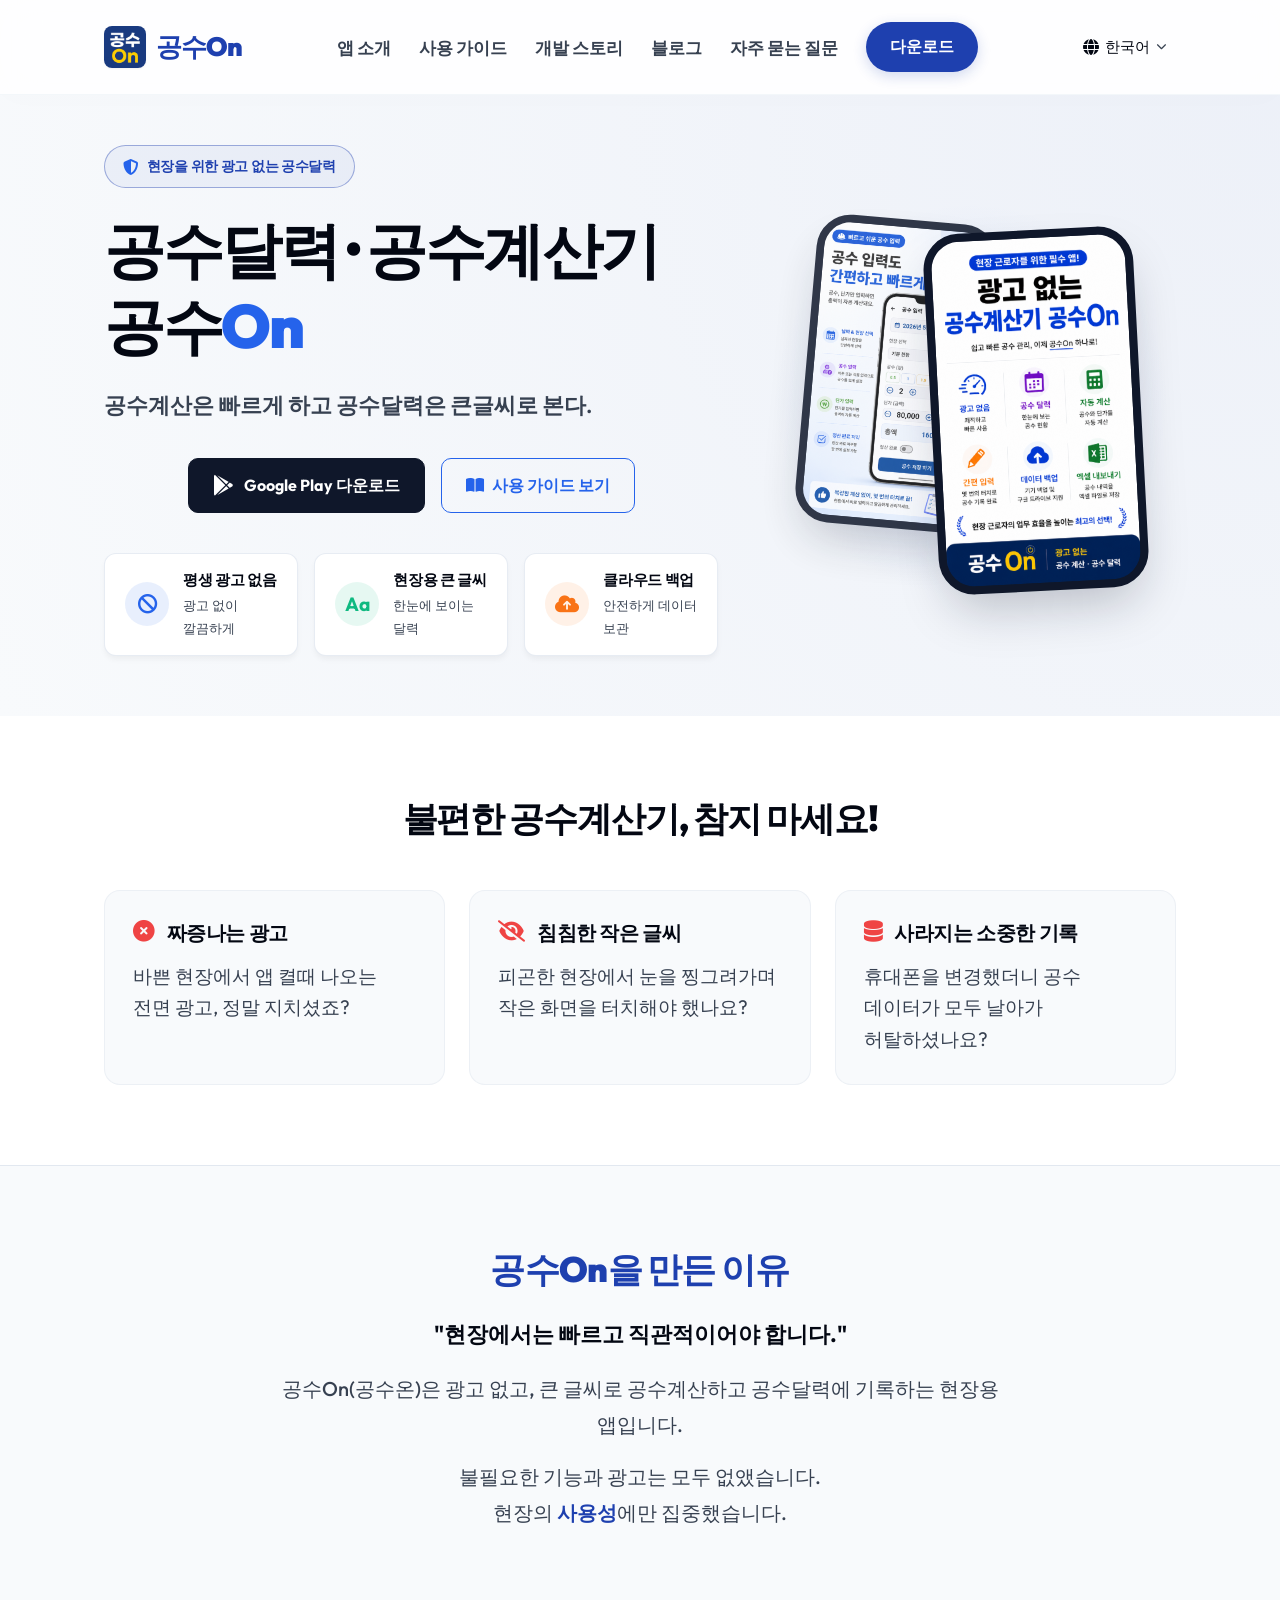
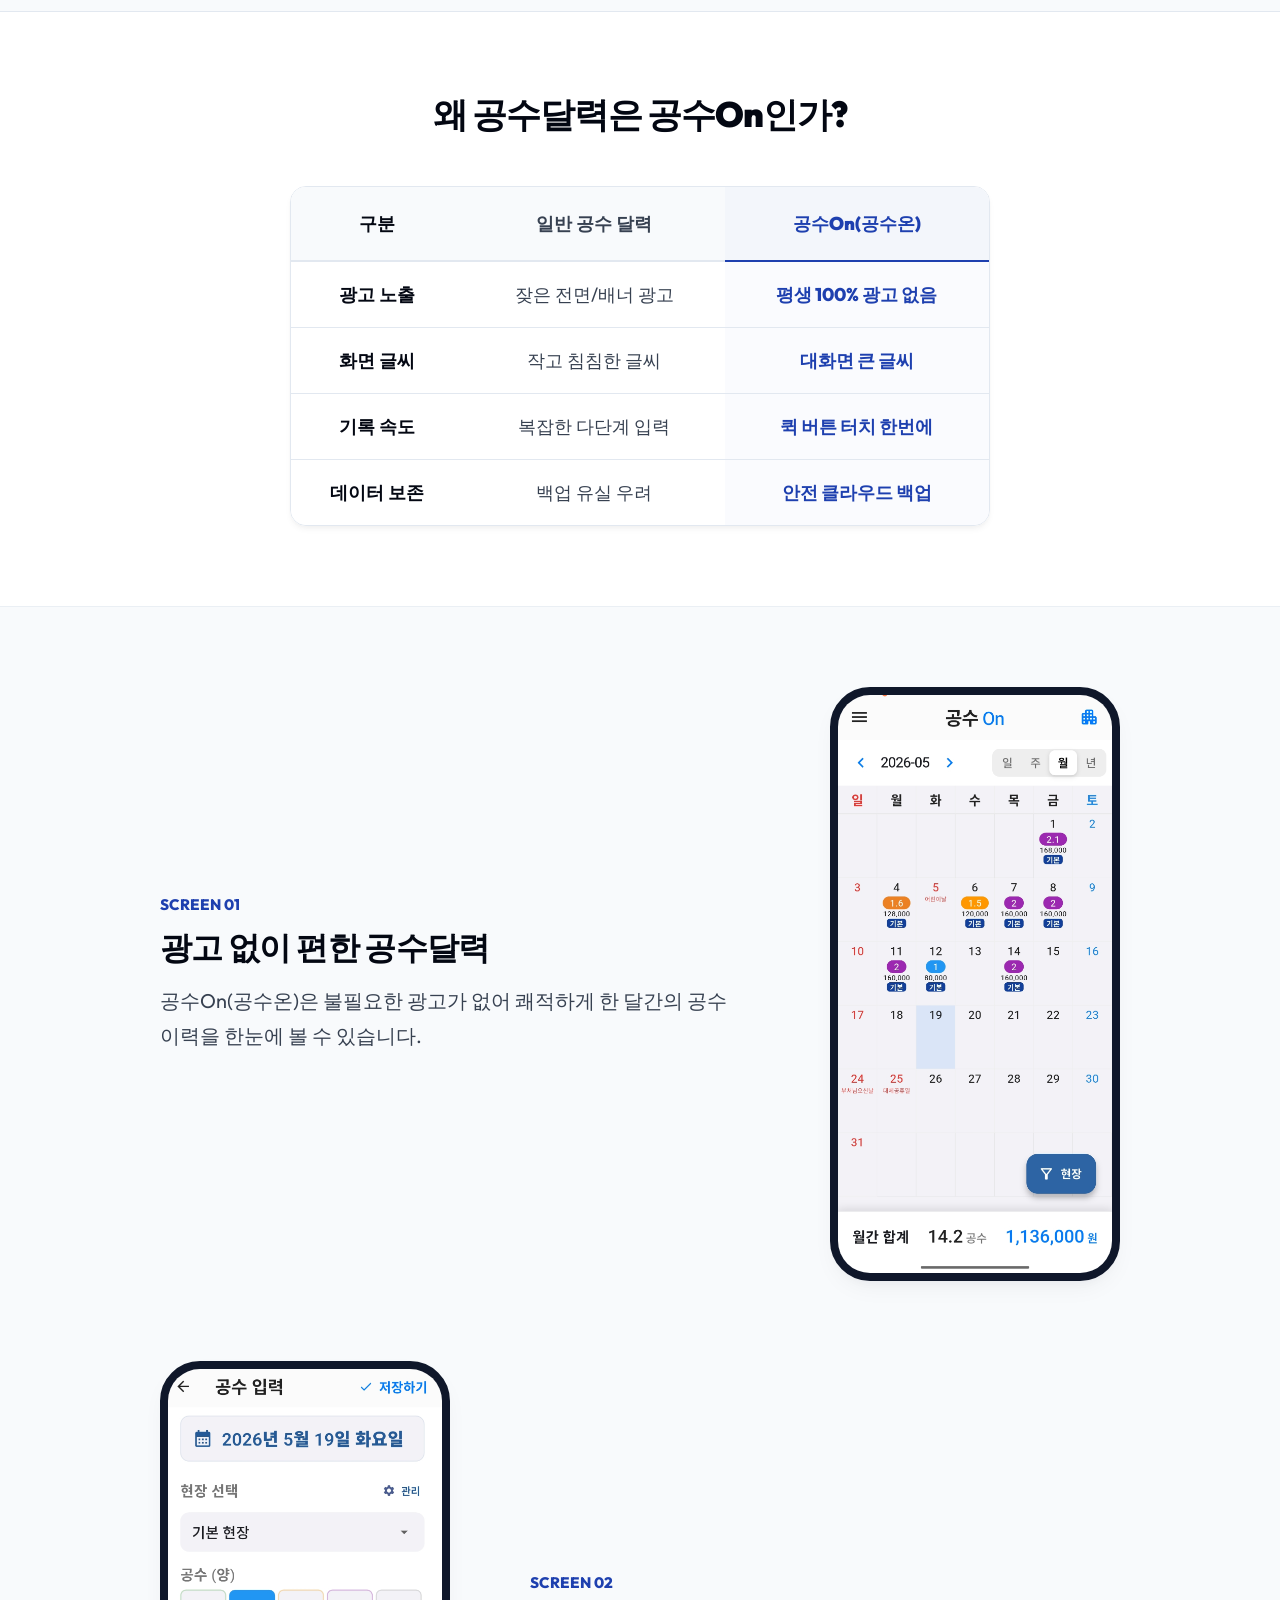
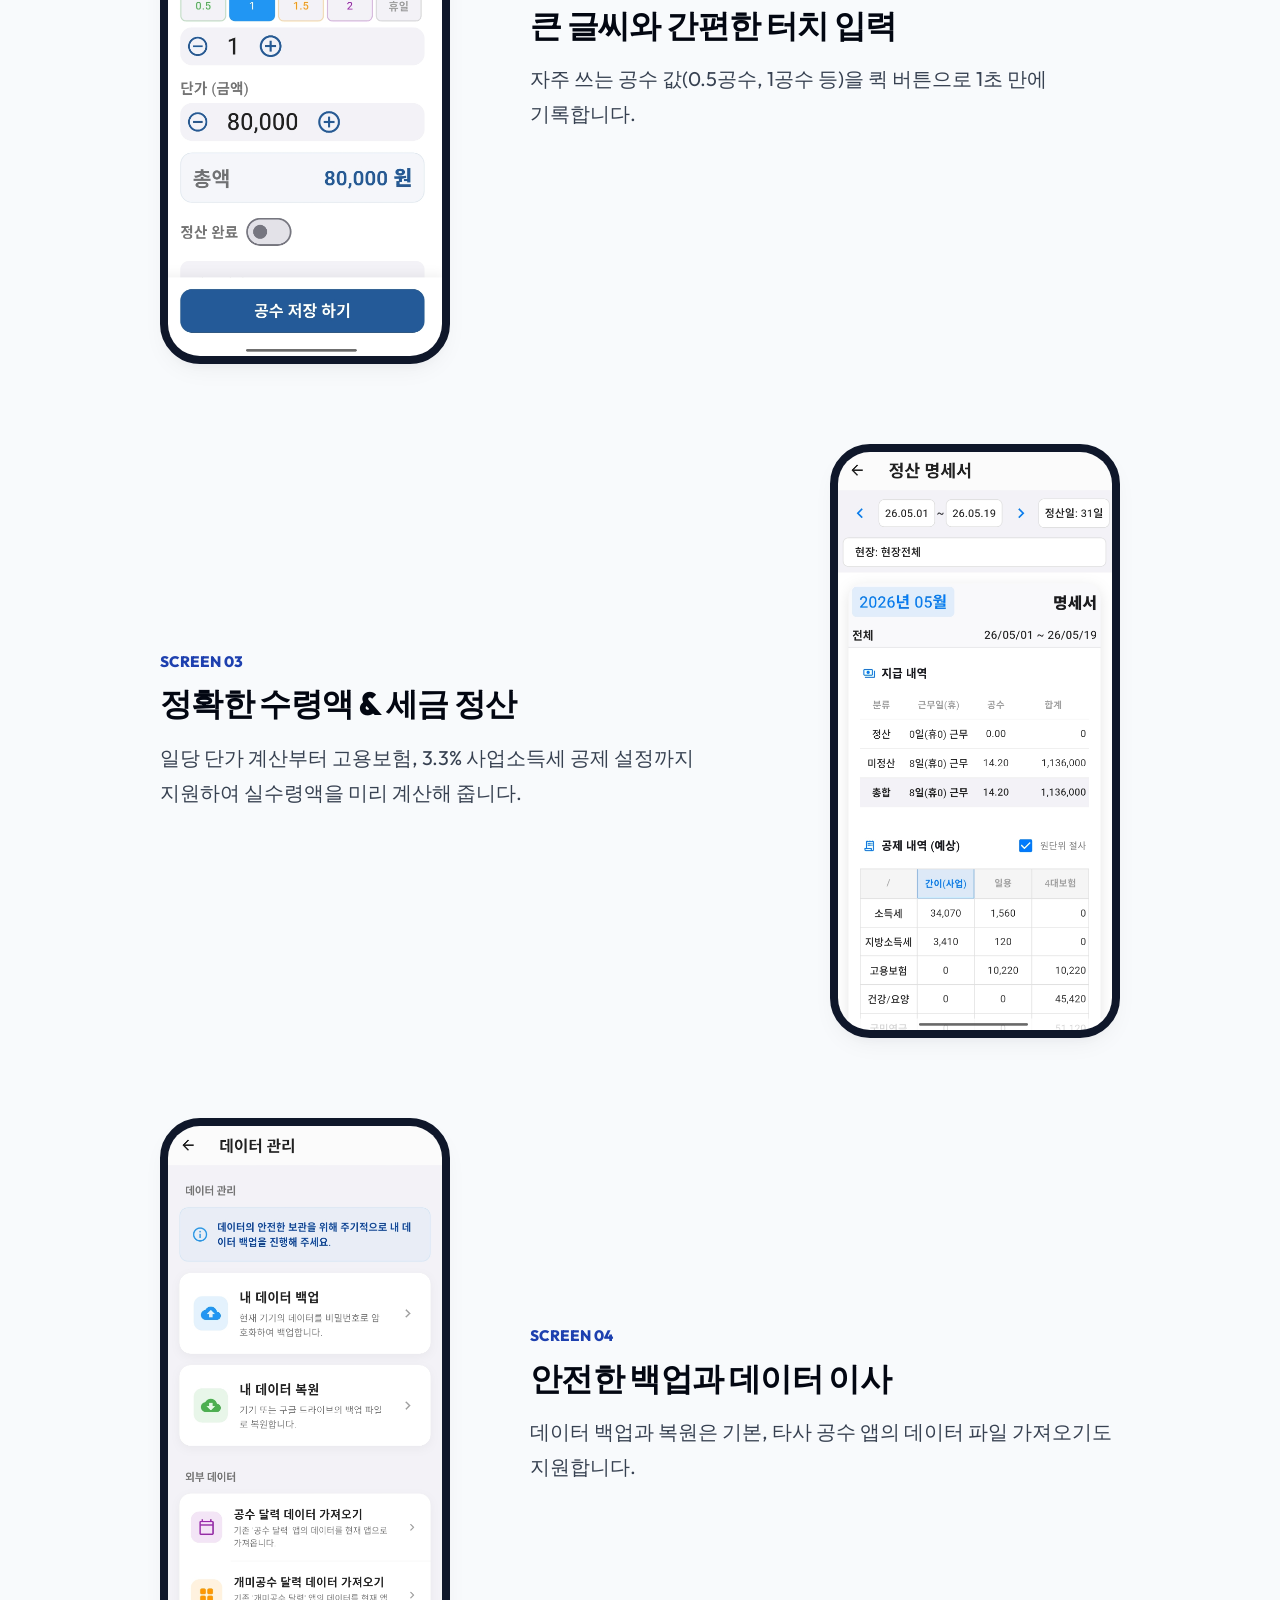
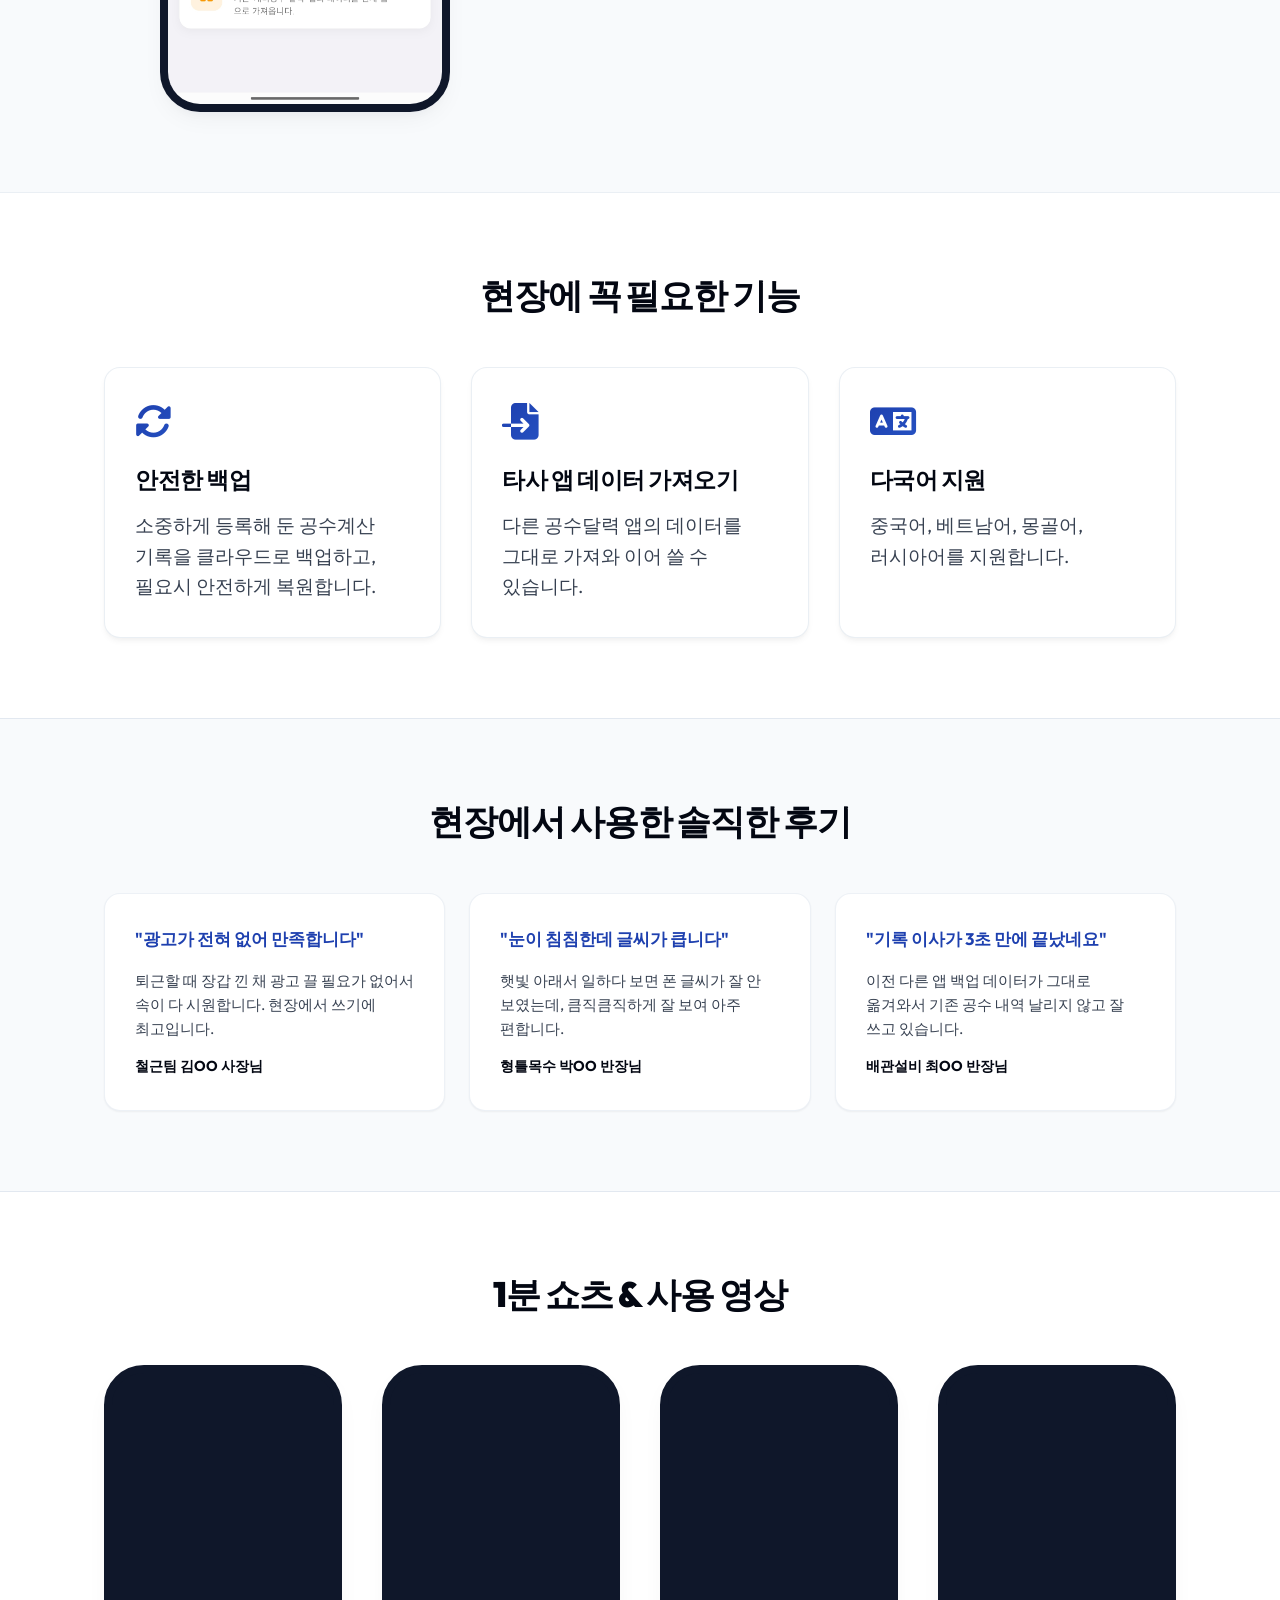
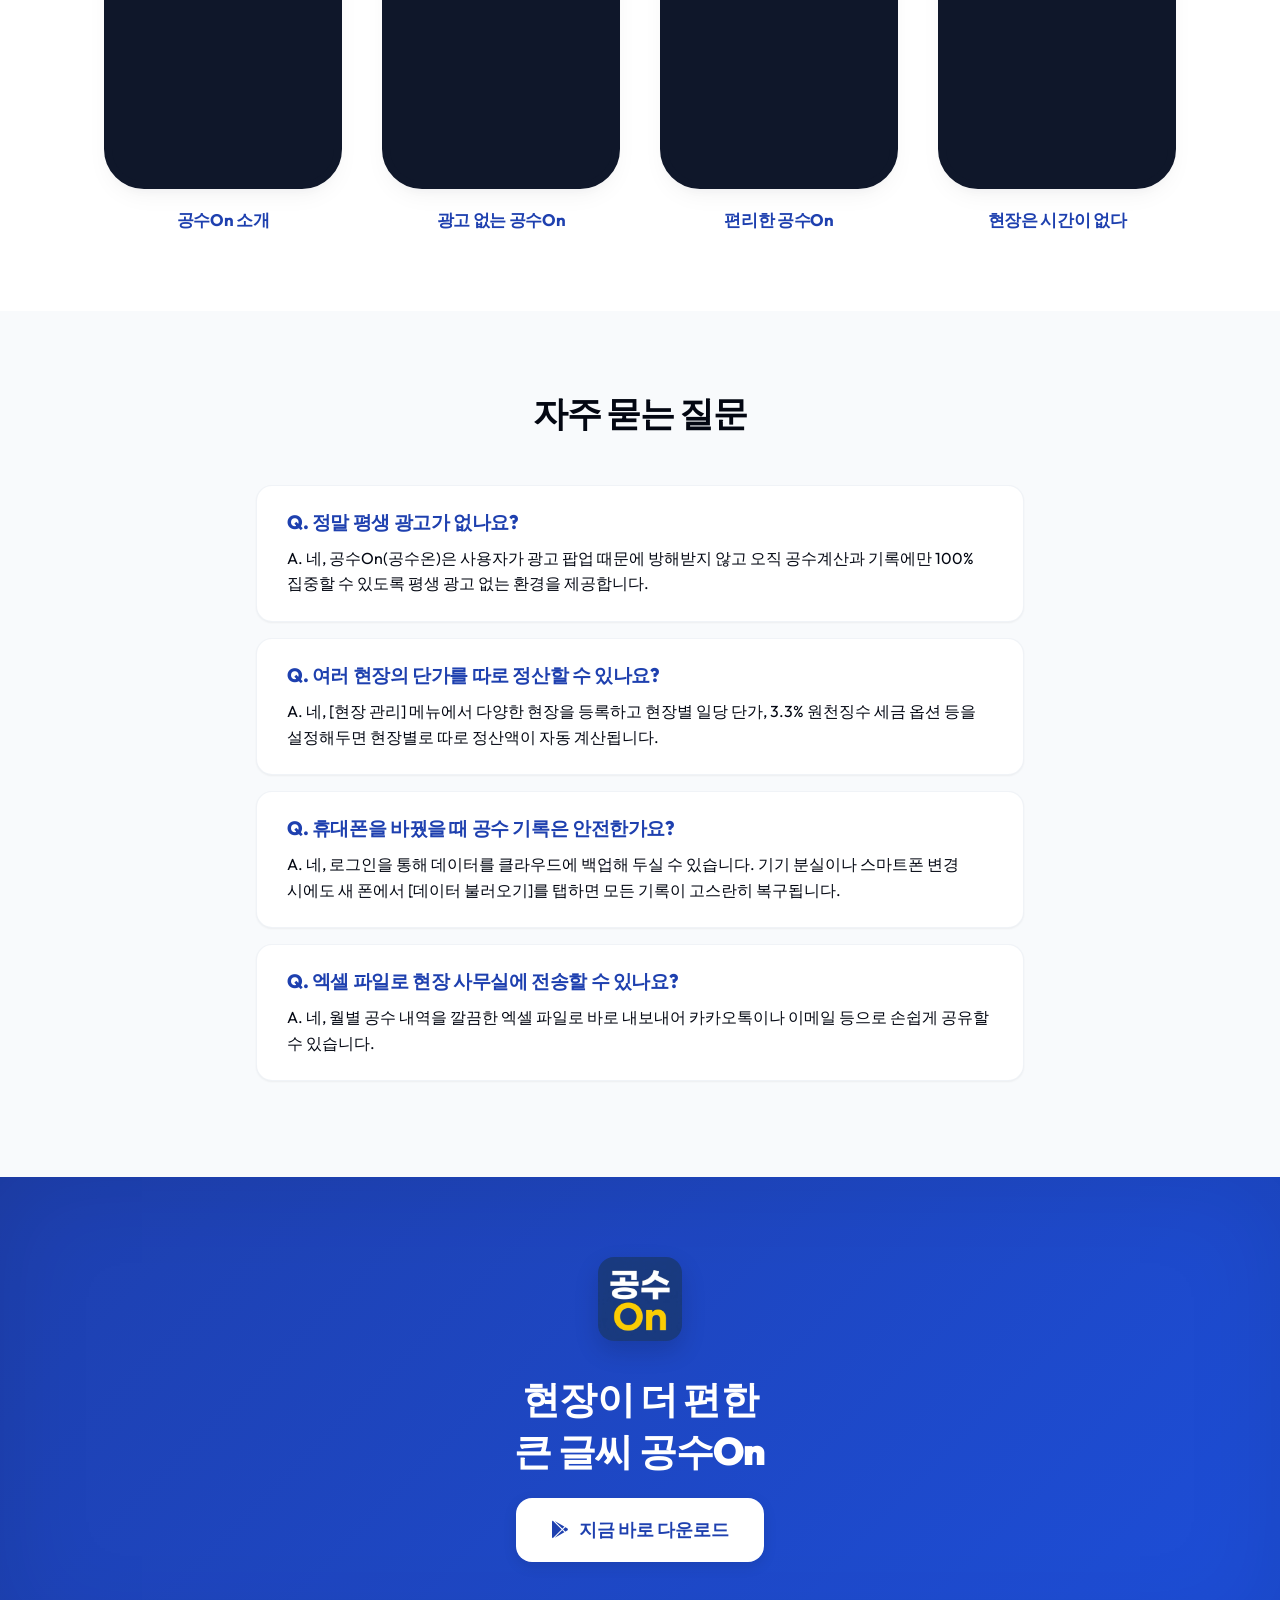
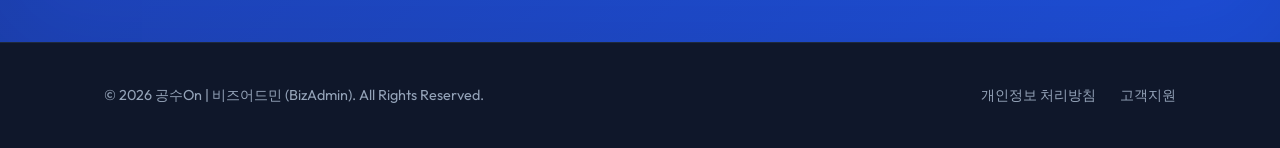
<file: index.html>
<!DOCTYPE html>
<html lang="ko">

<head>
    <meta charset="UTF-8">
    <meta name="viewport" content="width=device-width, initial-scale=1.0">

    <!-- SEO 기본 메타 태그 -->
    <title>광고 없는 공수계산기앱·공수달력앱 - 큰 글씨 공수On(공수온) </title>
    <meta name="description" content="공수계산기, 공수달력을 광고 없이 편리하게! 공수On(공수온)은 현장 근로자를 위한 공수계산, 공수달력, 일당계산, 클라우드 백업을 지원합니다.">
    <meta name="keywords"
        content="공수계산기, 공수달력, 공수계산기앱, 공수달력앱, 공수온, 공수On, 공수On(공수온), 공수 기록, 일용직 계산기, 건설 현장 앱, 일당달력, 출근부앱, 일당출근부, 현장출근부, 일용직출근부, 건설일용직, 노가다달력, 노가다공수">
    <link rel="canonical" href="https://gongsuon.bizadmin.co.kr/">
    <link rel="alternate" hreflang="ko" href="https://gongsuon.bizadmin.co.kr/">
    <link rel="alternate" hreflang="zh" href="https://gongsuon.bizadmin.co.kr/cn/">
    <link rel="alternate" hreflang="vi" href="https://gongsuon.bizadmin.co.kr/vn/">
    <link rel="alternate" hreflang="mn" href="https://gongsuon.bizadmin.co.kr/mn/">
    <link rel="alternate" hreflang="ru" href="https://gongsuon.bizadmin.co.kr/ru/">
    <link rel="alternate" hreflang="x-default" href="https://gongsuon.bizadmin.co.kr/">
    <link rel="icon" href="assets/images/icon.png" type="image/png">
    <link rel="apple-touch-icon" href="assets/images/icon.png">

    <!-- Open Graph / Facebook -->
    <meta property="og:type" content="website">
    <meta property="og:url" content="https://gongsuon.bizadmin.co.kr/">
    <meta property="og:title" content="광고 없는 공수계산기앱·공수달력앱- 공수On(공수온)">
    <meta property="og:description"
        content="공수계산기, 공수달력을 광고 없이 편리하게! 공수On(공수온)은 현장 근로자를 위한 공수기록, 공수계산, 공수달력, 일당 관리, 클라우드 백업을 지원합니다.">
    <meta property="og:image" content="https://gongsuon.bizadmin.co.kr/assets/images/og-image.png">

    <!-- Twitter -->
    <meta property="twitter:card" content="summary_large_image">
    <meta property="twitter:url" content="https://gongsuon.bizadmin.co.kr/">
    <meta property="twitter:title" content="광고 없는 공수계산기앱·공수달력앱 - 공수On(공수온)">
    <meta property="twitter:description"
        content="공수계산기, 공수달력을 광고 없이 편리하게! 공수On(공수온)은 현장 근로자를 위한 공수기록, 공수계산, 공수달력, 일당 관리, 클라우드 백업을 지원합니다.">
    <meta property="twitter:image" content="https://gongsuon.bizadmin.co.kr/assets/images/og-image.png">

    <!-- Structured Data (JSON-LD) -->
    <script type="application/ld+json">
[
  {
    "@context": "https://schema.org",
    "@type": "SoftwareApplication",
    "name": "공수On(공수온)",
    "alternateName": [     
      "공수 계산기",
      "공수 달력",
      "공수계산기",
      "공수달력",
      "공수계산기앱",
      "공수달력앱",
      "공수온",
      "공수On",
      "공수On(공수온)"
    ],
    "url": "https://gongsuon.bizadmin.co.kr/",
    "downloadUrl": "https://play.google.com/store/apps/details?id=kr.co.bizadmin.gongsuon",
    "operatingSystem": "Android",
    "applicationCategory": "BusinessApplication",
    "inLanguage": "ko-KR",
    "description": "공수계산기, 공수달력 기능을 광고 없이 편리하게 제공하는 공수On(공수온) 앱입니다.",
    "featureList": [
      "광고 없는 공수달력",
      "대화면 큰 글씨 UI",
      "퀵 버튼 터치 입력",
      "정산액 자동 계산",
      "안전 클라우드 백업",
      "타사 앱 데이터 가져오기",
      "다국어 지원 (중국어, 베트남어, 몽골어, 러시아어)"
    ],
    "offers": {
      "@type": "Offer",
      "price": "0",
      "priceCurrency": "KRW"
    },
    "publisher": {
      "@type": "Organization",
      "name": "비즈어드민",
      "url": "https://gongsuon.bizadmin.co.kr/"
    }
  },
  {
    "@context": "https://schema.org",
    "@type": "FAQPage",
    "mainEntity": [
      {
        "@type": "Question",
        "name": "공수On(공수온)은 어떤 앱인가요?",
        "acceptedAnswer": {
          "@type": "Answer",
          "text": "공수On(공수온)은 광고 없고, 큰 글씨로 공수계산하고 공수달력에 기록하는 현장용 앱입니다."
        }
      },
      {
        "@type": "Question",
        "name": "공수달력 앱의 장점은 무엇인가요?",
        "acceptedAnswer": {
          "@type": "Answer",
          "text": "광고 없음: 전체화면 광고 없이 쾌적하게 한 달간의 공수 이력 관리 / 큰 글씨: 현장 햇빛 아래에서도 시원하게 잘 보이는 대화면 디자인 / 빠른 입력: 퀵 버튼 터치 한 번으로 1초 만에 간편 기록 / 데이터 백업: 클라우드 연동으로 공수 계산 기록 안전 보관 / 기존 앱 데이터 가져오기: 다른 공수달력 앱에서 쓰던 데이터 가져오기 지원."
        }
      },
      {
        "@type": "Question",
        "name": "공수달력앱과 공수계산기의 차이점은 무엇인가요?",
        "acceptedAnswer": {
          "@type": "Answer",
          "text": "일반적으로 현장 근로자분들이 혼용하여 사용하시지만, '공수달력'은 날짜별 근무 기록(달력 형태)에 초점을 맞추고, '공수계산기'는 일당 단가를 곱해 최종 정산액을 계산하는 것에 초점을 맞춥니다. 공수On(공수온)은 이 두 기능을 결합하여 달력에 터치 한 번으로 공수를 기록하면 월별 실수령액 정산까지 자동으로 계산해 줍니다."
        }
      },
      {
        "@type": "Question",
        "name": "공수달력 앱에서 현장 등록 및 공수기록 관리는 어떻게 하나요?",
        "acceptedAnswer": {
          "@type": "Answer",
          "text": "앱 내의 [현장 관리] 메뉴에서 근무하시는 현장들을 간편하게 등록하실 수 있습니다. 각 현장별 일당 단가와 정산 방식을 다르게 설정해 두면, 달력 입력 시 현장별로 공수가 따로 구분되어 자동 계산 및 관리됩니다."
        }
      },
      {
        "@type": "Question",
        "name": "공수달력앱의 실수령액 및 월별 정산 기능은 어떻게 사용하나요?",
        "acceptedAnswer": {
          "@type": "Answer",
          "text": "달력에 공수를 기록해두면 [정산 명세서] 메뉴를 통해 이번 달 총 수령액이 자동으로 계산됩니다. 소득세 3.3% 공제 설정, 4대보험 적용 여부 등 현장 노무 환경에 맞추어 세금을 공제한 최종 실수령액을 즉시 산출하고 엑셀 파일로도 보관이 가능합니다."
        }
      },
      {
        "@type": "Question",
        "name": "공수달력에 기록된 데이터는 어떻게 백업하나요? (휴대폰 기기 변경 시 데이터 유지)",
        "acceptedAnswer": {
          "@type": "Answer",
          "text": "로그인 후 데이터 백업 기능을 통해 기록을 클라우드에 보관할 수 있습니다. 휴대폰 분실이나 스마트폰 변경 시에도 새 폰에서 [데이터 불러오기]를 누르면 모든 기록이 고스란히 복구됩니다."
        }
      },
      {
        "@type": "Question",
        "name": "기존에 쓰던 다른 공수 앱의 데이터를 가져올 수 있나요?",
        "acceptedAnswer": {
          "@type": "Answer",
          "text": "네, 다른 공수달력 앱을 사용하시던 분들도 옮겨올 수 있도록 데이터 가져오기 기능을 지원합니다. 기존 기록을 포기하지 마시고 공수On(공수온)에서 이어 사용해 보세요."
        }
      },
      {
        "@type": "Question",
        "name": "정말 광고가 없나요?",
        "acceptedAnswer": {
          "@type": "Answer",
          "text": "네, 공수On(공수온)은 평생 광고가 없는 쾌적한 공수달력 환경을 제공하며, 사용자가 앱 광고 때문에 방해받지 않고 오직 공수계산과 기록에 집중할 수 있도록 돕습니다."
        }
      }
    ]
  },
  {
    "@context": "https://schema.org",
    "@type": "Organization",
    "name": "공수On(공수온)",
    "url": "https://gongsuon.bizadmin.co.kr/",
    "sameAs": [
      "https://blog.naver.com/gongsuon",
      "https://play.google.com/store/apps/details?id=kr.co.bizadmin.gongsuon",
      "https://www.instagram.com/gongsuon/",
      "https://www.youtube.com/@gongsuon"
    ]
  }
]
    </script>

    <link rel="stylesheet" href="https://cdnjs.cloudflare.com/ajax/libs/font-awesome/6.4.0/css/all.min.css">
    <link rel="stylesheet" href="assets/css/style.css">
    <style>
        .hero-badge {
            display: inline-block;
            background: linear-gradient(135deg, var(--primary) 0%, var(--primary-light) 100%);
            color: #fff;
            padding: 8px 20px;
            border-radius: 100px;
            font-weight: 800;
            font-size: 0.85rem;
            margin-bottom: 24px;
            box-shadow: 0 4px 14px rgba(30, 64, 175, 0.25);
            letter-spacing: 0.05em;
            text-transform: uppercase;
        }

        .hero h1 {
            margin-bottom: 2rem;
            letter-spacing: -0.04em;
        }

        .hero h1 .sub-title {
            font-size: 1.35rem;
            font-weight: 700;
            color: var(--primary-light);
            display: block;
            margin-bottom: 12px;
            letter-spacing: 0.05em;
        }

        .hero h1 .main-title {
            font-size: 4.2rem;
            /* 대형 브랜드 메인타이틀 확대 */
            font-weight: 900;
            color: var(--text-dark);
            display: block;
            line-height: 1.15;
        }

        .hero h1 .main-title span {
            color: var(--primary);
            background: linear-gradient(135deg, var(--primary) 30%, var(--primary-light) 100%);
            -webkit-background-clip: text;
            background-clip: text;
            -webkit-text-fill-color: transparent;
        }

        .no-ads-badge {
            display: inline-block;
            background: linear-gradient(135deg, var(--secondary) 0%, #F59E0B 100%);
            color: var(--text-dark);
            font-size: 0.85rem;
            font-weight: 800;
            padding: 5px 14px;
            border-radius: 100px;
            vertical-align: middle;
            margin-bottom: 18px;
            box-shadow: 0 4px 10px rgba(245, 158, 11, 0.2);
            letter-spacing: -0.02em;
        }

        .hero p {
            font-size: 1.4rem;
            /* 1.25rem에서 1.4rem으로 시원하게 확대 */
            margin-bottom: 30px;
            color: var(--text-muted);
            max-width: 700px;
            margin-left: auto;
            margin-right: auto;
            font-weight: 600;
            line-height: 1.7;
        }

        .download-btns {
            display: flex;
            justify-content: center;
            gap: 1rem;
            flex-wrap: wrap;
        }



        /* Pain Points */
        .pain-points {
            padding: 80px 0;
            background-color: #fff;
        }

        .section-tag {
            text-align: center;
            color: var(--danger);
            font-weight: 800;
            font-size: 1.05rem;
            display: block;
            margin-bottom: 12px;
            letter-spacing: 0.05em;
        }

        .section-title {
            font-size: 2.2rem;
            margin-bottom: 3rem;
            font-weight: 900;
            text-align: center;
            letter-spacing: -0.03em;
            color: var(--text-dark);
            line-height: 1.3;
        }

        .pain-grid {
            display: grid;
            grid-template-columns: repeat(auto-fit, minmax(280px, 1fr));
            gap: 24px;
        }

        .pain-card {
            background: var(--bg-light);
            padding: 28px;
            border-radius: var(--radius-md);
            text-align: left;
            border: 1px solid rgba(226, 232, 240, 0.5);
            transition: var(--transition-smooth);
        }

        .pain-card:hover {
            transform: translateY(-4px);
            box-shadow: var(--shadow-md);
            border-color: rgba(226, 232, 240, 1);
        }

        .pain-card h4 {
            font-size: 1.25rem;
            margin-bottom: 15px;
            display: flex;
            align-items: center;
            gap: 12px;
            color: var(--text-dark);
        }

        .pain-card i {
            color: var(--danger);
            font-size: 1.35rem;
        }

        .pain-card p {
            color: var(--text-muted);
            font-size: 1.2rem;
            /* 1.1rem에서 1.2rem으로 확대 */
            line-height: 1.65;
        }

        /* Solution / Proof */
        .proof-section {
            padding: 80px 0;
            background-color: var(--bg-light);
            border-top: 1px solid rgba(226, 232, 240, 0.6);
            border-bottom: 1px solid rgba(226, 232, 240, 0.6);
        }

        .proof-item {
            display: flex;
            align-items: center;
            justify-content: center;
            gap: 80px;
            margin-bottom: 80px;
            max-width: 960px;
            margin-left: auto;
            margin-right: auto;
        }

        .proof-item:last-child {
            margin-bottom: 0;
        }

        .proof-item:nth-child(even) {
            flex-direction: row-reverse;
        }

        .proof-text {
            flex: 1.2;
        }

        .proof-text h3 {
            font-size: 2rem;
            font-weight: 900;
            margin-bottom: 15px;
            line-height: 1.3;
            color: var(--text-dark);
            letter-spacing: -0.02em;
        }

        .proof-text p {
            font-size: 1.25rem;
            /* 1.12rem에서 1.25rem으로 대형 폰트화 */
            color: var(--text-muted);
            margin-bottom: 24px;
            line-height: 1.75;
        }

        .proof-img {
            flex: 0.8;
        }

        /* Features */
        .features {
            padding: 80px 0;
            background-color: #fff;
        }

        .feature-grid {
            display: grid;
            grid-template-columns: repeat(auto-fit, minmax(320px, 1fr));
            gap: 30px;
        }

        .feature-card {
            background: #fff;
            padding: 35px 30px;
            border-radius: var(--radius-md);
            box-shadow: var(--shadow-md);
            transition: var(--transition-smooth);
            border: 1px solid rgba(226, 232, 240, 0.7);
        }

        .feature-card:hover {
            transform: translateY(-8px);
            box-shadow: var(--shadow-hover);
            border-color: rgba(30, 64, 175, 0.15);
        }

        .feature-card i {
            font-size: 2.3rem;
            color: var(--primary);
            margin-bottom: 24px;
            display: block;
            background: linear-gradient(135deg, var(--primary) 0%, var(--primary-light) 100%);
            -webkit-background-clip: text;
            background-clip: text;
            -webkit-text-fill-color: transparent;
        }

        .feature-card h3 {
            font-size: 1.45rem;
            margin-bottom: 15px;
            font-weight: 800;
            color: var(--text-dark);
        }

        .feature-card p {
            color: var(--text-muted);
            font-size: 1.16rem;
            /* 1.05rem에서 1.16rem으로 대폭 확대 */
            line-height: 1.65;
        }

        /* FAQ */
        .faq {
            background-color: var(--bg-light);
            padding: 80px 0;
            width: 100%;
            display: block;
        }

        .faq-container {
            max-width: 800px;
            margin: 0 auto;
            width: 100%;
            padding: 0 16px;
            box-sizing: border-box;
        }

        .faq-item {
            margin-bottom: 16px;
            background: #fff;
            padding: 24px 30px;
            border-radius: var(--radius-md);
            box-shadow: var(--shadow-sm);
            border: 1px solid rgba(226, 232, 240, 0.5);
            transition: var(--transition-smooth);
            text-align: left;
        }

        .faq-item:hover {
            box-shadow: var(--shadow-md);
            border-color: rgba(226, 232, 240, 1);
        }

        .faq-item h4 {
            color: var(--primary);
            margin-bottom: 10px;
            font-size: 1.2rem;
            font-weight: 800;
        }

        .faq-item p {
            color: var(--text-dark);
            font-size: 1rem;
            line-height: 1.6;
        }



        /* Video Section */
        .video-section {
            background-color: #fff;
            padding: 80px 20px;
            width: 100%;
            display: block;
        }

        .video-grid {
            display: grid;
            grid-template-columns: repeat(4, 1fr);
            gap: 2.5rem;
            max-width: 1200px;
            margin: 0 auto;
            justify-items: center;
            width: 100%;
        }

        @media (max-width: 1200px) {
            .video-grid {
                grid-template-columns: repeat(2, 1fr);
            }
        }

        @media (max-width: 680px) {
            .video-grid {
                grid-template-columns: 1fr;
            }
        }

        .video-item {
            display: flex;
            flex-direction: column;
            align-items: center;
            text-align: center;
            width: 100%;
            max-width: 290px;
        }

        .video-card {
            width: 100%;
            max-width: 290px;
            aspect-ratio: 9/16;
            position: relative;
            margin: 0 auto;
        }

        .video-card iframe {
            width: 100%;
            height: 100%;
            border-radius: 30px;
            border: none;
        }

        .video-info {
            text-align: center;
            margin-top: 1.25rem;
        }

        .video-info h4 {
            font-size: 1.05rem;
            color: var(--primary);
            font-weight: 700;
        }

        @media (max-width: 850px) {
            .hero {
                padding: 60px 0 40px 0;
            }

            .download-btns {
                display: flex !important;
                flex-direction: column !important;
                align-items: center !important;
                gap: 12px !important;
                width: 100% !important;
                max-width: 320px !important;
                margin: 0 auto 30px auto !important;
            }

            .download-btns a {
                display: inline-flex !important;
                width: 100% !important;
                max-width: 320px !important;
                box-sizing: border-box !important;
                justify-content: center !important;
            }
        }

        @media (max-width: 768px) {
            .hero h1 .main-title {
                font-size: 2.5rem;
                line-height: 1.25;
            }

            .hero p {
                font-size: 1.05rem;
                margin-bottom: 24px;
            }

            .section-title {
                font-size: 1.8rem;
                margin-bottom: 2rem;
            }

            .proof-item {
                flex-direction: column-reverse !important;
                text-align: center;
                gap: 24px;
                margin-bottom: 48px;
            }

            .proof-item:nth-child(even) {
                flex-direction: column-reverse !important;
            }

            .proof-text {
                width: 100%;
            }

            .proof-text h3 {
                font-size: 1.6rem;
            }

            .proof-img {
                margin: 0 auto;
                max-width: 240px;
            }
        }

        @media (max-width: 480px) {
            .hero {
                padding: 40px 0 20px 0;
            }

            .hero h1 .main-title {
                font-size: 2rem;
                line-height: 1.3;
            }

            .hero h1 .sub-title {
                font-size: 1.15rem !important;
            }

            .hero p {
                font-size: 0.95rem;
                padding: 0 10px;
            }

            .btn {
                width: 100%;
                max-width: 320px;
                justify-content: center;
                padding: 0.9rem 1.5rem;
                font-size: 1rem;
            }

            .hero-badge-item {
                font-size: 0.78rem;
                padding: 5px 10px;
            }

            /* 비교표 모바일 극소화 방지 */
            .comparison table {
                font-size: 0.9rem !important;
            }

            .comparison th,
            .comparison td {
                padding: 12px 8px !important;
            }

            .faq-item {
                padding: 18px 20px;
            }

            .faq-item h4 {
                font-size: 1.05rem;
            }

            .faq-item p {
                font-size: 0.92rem;
            }

            .reviews {
                padding: 50px 0;
            }

            .reviews div[style*="grid-template-columns"] {
                gap: 16px !important;
            }

            .reviews div[style*="background"] {
                padding: 20px !important;
            }
        }

        /* Lightbox Image Zoom-in Modal */
        .phone-mockup,
        .proof-img {
            cursor: pointer;
            transition: var(--transition-smooth);
        }

        .phone-mockup:hover,
        .proof-img:hover {
            transform: translateY(-4px);
        }

        .lightbox {
            display: none;
            position: fixed;
            z-index: 2000;
            padding-top: 50px;
            left: 0;
            top: 0;
            width: 100%;
            height: 100%;
            overflow: auto;
            background-color: rgba(15, 23, 42, 0.95);
            backdrop-filter: blur(10px);
            opacity: 0;
            transition: opacity 0.3s ease;
            box-sizing: border-box;
        }

        .lightbox.show {
            display: flex;
            flex-direction: column;
            justify-content: center;
            align-items: center;
            opacity: 1;
        }

        .lightbox-content {
            margin: 0 auto;
            display: block;
            width: 85%;
            max-width: 450px;
            /* 원본 576px 이미지의 해상도 깨짐을 최소화하기 위해 450px로 최적 조율 */
            max-height: 82vh;
            object-fit: contain;
            border-radius: var(--radius-md);
            box-shadow: 0 25px 60px rgba(0, 0, 0, 0.5);
            transform: scale(0.9);
            transition: transform 0.3s ease;
            border: 4px solid #fff;
        }

        .lightbox.show .lightbox-content {
            transform: scale(1);
        }

        .lightbox-close {
            position: absolute;
            top: 25px;
            right: 35px;
            color: #f1f5f9;
            font-size: 45px;
            font-weight: 800;
            transition: 0.2s;
            cursor: pointer;
            user-select: none;
            z-index: 2100;
        }

        .lightbox-close:hover {
            color: var(--primary-light);
            transform: scale(1.1);
        }

        #lightbox-caption {
            margin-top: 20px;
            text-align: center;
            color: #fff;
            font-size: 1.3rem;
            font-weight: 800;
            text-shadow: 0 2px 4px rgba(0, 0, 0, 0.5);
        }

        @media (max-width: 480px) {
            .lightbox-close {
                top: 15px;
                right: 20px;
                font-size: 38px;
            }

            .lightbox-content {
                width: 92%;
                max-width: 92%;
            }

            #lightbox-caption {
                font-size: 1.1rem;
            }
        }
    </style>
</head>

<body>

    <header>
        <div class="container">
            <a href="index.html" class="logo-text" aria-label="공수On(공수온) 홈">
                <img src="assets/images/icon.png" alt="공수On(공수온) 로고" class="logo-img">
                <span class="logo-name">공수On</span>
            </a>
            <nav class="nav-menu">
                <a href="intro.html" class="nav-item">앱 소개</a>
                <a href="guide.html" class="nav-item">사용 가이드</a>
                <a href="story.html" class="nav-item">개발 스토리</a>
                <a href="blog.html" class="nav-item">블로그</a>
                <a href="#faq" class="nav-item">자주 묻는 질문</a>
                <a href="#final-cta" class="nav-item nav-download">다운로드</a>
            </nav>
            <div class="header-right">
                <div class="lang-switcher">
                    <button class="lang-btn" aria-label="언어 선택 / Select Language">
                        <i class="fas fa-globe"></i> <span>한국어</span> <i class="fas fa-chevron-down"></i>
                    </button>
                    <div class="lang-dropdown">
                        <a href="#" class="active" title="한국어">🇰🇷 한국어</a>
                        <a href="cn/index.html" title="中文">🇨🇳 中文</a>
                        <a href="vn/index.html" title="Tiếng Việt">🇻🇳 Tiếng Việt</a>
                        <a href="mn/index.html" title="Монгол">🇲🇳 Монгол</a>
                        <a href="ru/index.html" title="Русский">🇷🇺 Русский</a>
                    </div>
                </div>
                <button class="menu-toggle" aria-label="메뉴 열기">
                    <i class="fas fa-bars"></i>
                </button>
            </div>
        </div>
    </header>

    <main>
        <section class="hero">
            <div class="container">
                <div class="hero-wrapper">
                    <div class="hero-text">
                        <div class="hero-badge-concept">
                            <i class="fas fa-shield-alt"></i> <span>현장을 위한 광고 없는 공수달력</span>
                        </div>
                        <h1 class="hero-title">
                            공수달력 · 공수계산기<br>
                            <span class="brand-title">공수<span class="brand-on">On</span></span>
                        </h1>
                        <p class="hero-desc">공수계산은 빠르게 하고 공수달력은 큰글씨로 본다.</p>
                        <div class="download-btns">
                            <a href="https://play.google.com/store/apps/details?id=kr.co.bizadmin.gongsuon"
                                class="btn-modern-download" target="_blank" rel="noopener noreferrer">
                                <i class="fab fa-google-play"></i> <span>Google Play 다운로드</span>
                            </a>
                            <a href="guide.html" class="btn-guide-outline">
                                <i class="fas fa-book-open"></i> 사용 가이드 보기
                            </a>
                        </div>
                        <div class="hero-features-grid">
                            <div class="hero-feature-card">
                                <div class="card-icon bg-blue">
                                    <i class="fas fa-ban"></i>
                                </div>
                                <div class="card-text">
                                    <h4>평생 광고 없음</h4>
                                    <p>광고 없이 깔끔하게</p>
                                </div>
                            </div>
                            <div class="hero-feature-card">
                                <div class="card-icon bg-green">
                                    <span>Aa</span>
                                </div>
                                <div class="card-text">
                                    <h4>현장용 큰 글씨</h4>
                                    <p>한눈에 보이는 달력</p>
                                </div>
                            </div>
                            <div class="hero-feature-card">
                                <div class="card-icon bg-orange">
                                    <i class="fas fa-cloud-upload-alt"></i>
                                </div>
                                <div class="card-text">
                                    <h4>클라우드 백업</h4>
                                    <p>안전하게 데이터 보관</p>
                                </div>
                            </div>
                        </div>
                    </div>
                    <div class="hero-visual">
                        <div class="visual-bg-glow"></div>
                        <div class="phone-mockup-wrapper">
                            <div class="phone-mockup-item mockup-back">
                                <img src="assets/images/store_input.png" alt="공수On(공수온) 입력 화면 스크린샷">
                            </div>
                            <div class="phone-mockup-item mockup-front">
                                <img src="assets/images/store_intro.png" alt="공수On(공수온) 메인 화면 스크린샷">
                            </div>
                        </div>
                    </div>
                </div>
            </div>
        </section>

        <!-- Pain Points -->
        <section class="pain-points">
            <div class="container">
                <h2 class="section-title">불편한 공수계산기, 참지 마세요!</h2>
                <div class="pain-grid">
                    <div class="pain-card">
                        <h4><i class="fas fa-times-circle"></i>짜증나는 광고</h4>
                        <p>바쁜 현장에서 앱 켤때 나오는 전면 광고, 정말 지치셨죠?</p>
                    </div>
                    <div class="pain-card">
                        <h4><i class="fas fa-eye-slash"></i>침침한 작은 글씨</h4>
                        <p>피곤한 현장에서 눈을 찡그려가며 작은 화면을 터치해야 했나요?</p>
                    </div>
                    <div class="pain-card">
                        <h4><i class="fas fa-database"></i>사라지는 소중한 기록</h4>
                        <p>휴대폰을 변경했더니 공수 데이터가 모두 날아가 허탈하셨나요?</p>
                    </div>
                </div>
            </div>
        </section>

        <!-- Why Section -->
        <section
            style="background-color: var(--bg-light); color: var(--text-dark); padding: 80px 0; text-align: center; border-top: 1px solid var(--border-color); border-bottom: 1px solid var(--border-color);">
            <div class="container" style="max-width: 800px;">
                <h2 style="font-size: 2.2rem; font-weight: 900; margin-bottom: 24px; color: var(--primary);">공수On을
                    만든
                    이유</h2>
                <p
                    style="font-size: 1.4rem; font-weight: 700; line-height: 1.6; margin-bottom: 18px; color: var(--text-dark);">
                    "현장에서는 빠르고 직관적이어야 합니다."
                </p>
                <p
                    style="font-size: 1.25rem; font-weight: 500; color: var(--text-muted); line-height: 1.8; margin-bottom: 16px;">
                    공수On(공수온)은 광고 없고, 큰 글씨로 공수계산하고 공수달력에 기록하는 현장용 앱입니다.
                </p>
                <p style="font-size: 1.25rem; font-weight: 500; color: var(--text-muted); line-height: 1.8;">
                    불필요한 기능과 광고는 모두 없앴습니다.<br>
                    현장의 <b style="color: var(--primary);">사용성</b>에만 집중했습니다.
                </p>
            </div>
        </section>

        <!-- Comparison Table -->
        <section class="comparison" style="padding: 80px 0; background-color: #fff;">
            <div class="container">
                <h2 class="section-title">왜 공수달력은 공수On인가?</h2>
                <div
                    style="max-width: 700px; margin: 0 auto; overflow: hidden; border-radius: var(--radius-md); box-shadow: var(--shadow-md); border: 1px solid var(--border-color);">
                    <table
                        style="width: 100%; border-collapse: collapse; background-color: #fff; text-align: center; font-size: 1.15rem;">
                        <thead>
                            <tr style="background-color: var(--bg-light); color: var(--text-dark);">
                                <th
                                    style="padding: 20px; border-bottom: 2px solid var(--border-color); font-weight: 800;">
                                    구분</th>
                                <th
                                    style="padding: 20px; border-bottom: 2px solid var(--border-color); font-weight: 600; color: var(--text-muted);">
                                    일반 공수 달력</th>
                                <th
                                    style="padding: 20px; border-bottom: 2px solid var(--primary); color: var(--primary); font-weight: 900; background-color: rgba(30, 64, 175, 0.02);">
                                    공수On(공수온)</th>
                            </tr>
                        </thead>
                        <tbody>
                            <tr>
                                <td
                                    style="padding: 16px; border-bottom: 1px solid var(--border-color); font-weight: 700;">
                                    광고 노출</td>
                                <td
                                    style="padding: 16px; border-bottom: 1px solid var(--border-color); color: var(--text-muted);">
                                    잦은 전면/배너 광고</td>
                                <td
                                    style="padding: 16px; border-bottom: 1px solid var(--border-color); color: var(--primary); font-weight: 800; background-color: rgba(30, 64, 175, 0.02);">
                                    평생 100% 광고 없음</td>
                            </tr>
                            <tr>
                                <td
                                    style="padding: 16px; border-bottom: 1px solid var(--border-color); font-weight: 700;">
                                    화면 글씨</td>
                                <td
                                    style="padding: 16px; border-bottom: 1px solid var(--border-color); color: var(--text-muted);">
                                    작고 침침한 글씨</td>
                                <td
                                    style="padding: 16px; border-bottom: 1px solid var(--border-color); color: var(--primary); font-weight: 800; background-color: rgba(30, 64, 175, 0.02);">
                                    대화면 큰 글씨</td>
                            </tr>
                            <tr>
                                <td
                                    style="padding: 16px; border-bottom: 1px solid var(--border-color); font-weight: 700;">
                                    기록 속도</td>
                                <td
                                    style="padding: 16px; border-bottom: 1px solid var(--border-color); color: var(--text-muted);">
                                    복잡한 다단계 입력</td>
                                <td
                                    style="padding: 16px; border-bottom: 1px solid var(--border-color); color: var(--primary); font-weight: 800; background-color: rgba(30, 64, 175, 0.02);">
                                    퀵 버튼 터치 한번에</td>
                            </tr>
                            <tr>
                                <td style="padding: 16px; font-weight: 700;">데이터 보존</td>
                                <td style="padding: 16px; color: var(--text-muted);">백업 유실 우려</td>
                                <td
                                    style="padding: 16px; color: var(--primary); font-weight: 800; background-color: rgba(30, 64, 175, 0.02);">
                                    안전 클라우드 백업</td>
                            </tr>
                        </tbody>
                    </table>
                </div>
            </div>
        </section>

        <!-- Product Proof (Screenshots) -->
        <section class="proof-section">
            <div class="container">
                <div class="proof-item">
                    <div class="proof-text">
                        <span
                            style="color: var(--primary); font-weight: 800; font-size: 0.95rem; display: block; margin-bottom: 8px;">SCREEN
                            01</span>
                        <h3>광고 없이 편한 공수달력</h3>
                        <p>공수On(공수온)은 불필요한 광고가 없어 쾌적하게 한 달간의 공수 이력을 한눈에 볼 수 있습니다.</p>
                    </div>
                    <div class="proof-img phone-frame">
                        <img src="assets/images/screenshot_calendar.png" alt="공수On(공수온) 공수 달력 화면" loading="lazy">
                    </div>
                </div>

                <div class="proof-item">
                    <div class="proof-text">
                        <span
                            style="color: var(--primary); font-weight: 800; font-size: 0.95rem; display: block; margin-bottom: 8px;">SCREEN
                            02</span>
                        <h3>큰 글씨와 간편한 터치 입력</h3>
                        <p>자주 쓰는 공수 값(0.5공수, 1공수 등)을 퀵 버튼으로 1초 만에 기록합니다.</p>
                    </div>
                    <div class="proof-img phone-frame">
                        <img src="assets/images/screenshot_input.png" alt="공수On(공수온) 빠른 공수 입력 화면" loading="lazy">
                    </div>
                </div>

                <div class="proof-item">
                    <div class="proof-text">
                        <span
                            style="color: var(--primary); font-weight: 800; font-size: 0.95rem; display: block; margin-bottom: 8px;">SCREEN
                            03</span>
                        <h3>정확한 수령액 & 세금 정산</h3>
                        <p>일당 단가 계산부터 고용보험, 3.3% 사업소득세 공제 설정까지 지원하여 실수령액을 미리 계산해 줍니다.</p>
                    </div>
                    <div class="proof-img phone-frame">
                        <img src="assets/images/screenshot_tax.png" alt="공수On(공수온) 정산내역 및 예상 수령액 화면" loading="lazy">
                    </div>
                </div>

                <div class="proof-item">
                    <div class="proof-text">
                        <span
                            style="color: var(--primary); font-weight: 800; font-size: 0.95rem; display: block; margin-bottom: 8px;">SCREEN
                            04</span>
                        <h3>안전한 백업과 데이터 이사</h3>
                        <p>데이터 백업과 복원은 기본, 타사 공수 앱의 데이터 파일 가져오기도 지원합니다.</p>
                    </div>
                    <div class="proof-img phone-frame">
                        <img src="assets/images/screenshot_data.png" alt="공수On(공수온) 클라우드 백업 및 데이터 가져오기 화면"
                            loading="lazy">
                    </div>
                </div>
            </div>
        </section>

        <!-- Features Grid -->
        <section class="features">
            <div class="container">
                <h2 class="section-title">현장에 꼭 필요한 기능</h2>
                <div class="feature-grid">
                    <article class="feature-card">
                        <i class="fas fa-sync-alt"></i>
                        <h3>안전한 백업</h3>
                        <p>소중하게 등록해 둔 공수계산 기록을 클라우드로 백업하고, 필요시 안전하게 복원합니다.</p>
                    </article>
                    <article class="feature-card">
                        <i class="fas fa-file-import"></i>
                        <h3>타사 앱 데이터 가져오기</h3>
                        <p>다른 공수달력 앱의 데이터를 그대로 가져와 이어 쓸 수 있습니다.</p>
                    </article>
                    <article class="feature-card">
                        <i class="fas fa-language"></i>
                        <h3>다국어 지원</h3>
                        <p>중국어, 베트남어, 몽골어, 러시아어를 지원합니다.</p>
                    </article>
                </div>
            </div>
        </section>

        <!-- Reviews / Social Proof -->
        <section class="reviews"
            style="padding: 80px 0; background-color: var(--bg-light); border-top: 1px solid var(--border-color); border-bottom: 1px solid var(--border-color);">
            <div class="container">
                <h2 class="section-title">현장에서 사용한 솔직한 후기</h2>
                <div style="display: grid; grid-template-columns: repeat(auto-fit, minmax(240px, 1fr)); gap: 24px;">
                    <div
                        style="background: #fff; padding: 30px; border-radius: var(--radius-md); box-shadow: var(--shadow-sm); border: 1px solid rgba(226, 232, 240, 0.6);">
                        <p style="font-size: 1.05rem; font-weight: 700; margin-bottom: 15px; color: var(--primary);">
                            "광고가 전혀 없어 만족합니다"</p>
                        <p style="color: var(--text-muted); font-size: 0.95rem; line-height: 1.6; margin-bottom: 12px;">
                            퇴근할 때 장갑 낀 채 광고 끌 필요가 없어서 속이 다 시원합니다. 현장에서 쓰기에 최고입니다.</p>
                        <p style="color: var(--text-dark); font-weight: 700; font-size: 0.9rem;">철근팀 김OO 사장님</p>
                    </div>
                    <div
                        style="background: #fff; padding: 30px; border-radius: var(--radius-md); box-shadow: var(--shadow-sm); border: 1px solid rgba(226, 232, 240, 0.6);">
                        <p style="font-size: 1.05rem; font-weight: 700; margin-bottom: 15px; color: var(--primary);">"눈이
                            침침한데 글씨가 큽니다"</p>
                        <p style="color: var(--text-muted); font-size: 0.95rem; line-height: 1.6; margin-bottom: 12px;">
                            햇빛 아래서 일하다 보면 폰 글씨가 잘 안 보였는데, 큼직큼직하게 잘 보여 아주 편합니다.</p>
                        <p style="color: var(--text-dark); font-weight: 700; font-size: 0.9rem;">형틀목수 박OO 반장님</p>
                    </div>
                    <div
                        style="background: #fff; padding: 30px; border-radius: var(--radius-md); box-shadow: var(--shadow-sm); border: 1px solid rgba(226, 232, 240, 0.6);">
                        <p style="font-size: 1.05rem; font-weight: 700; margin-bottom: 15px; color: var(--primary);">"기록
                            이사가 3초 만에 끝났네요"</p>
                        <p style="color: var(--text-muted); font-size: 0.95rem; line-height: 1.6; margin-bottom: 12px;">
                            이전 다른 앱 백업 데이터가 그대로 옮겨와서 기존 공수 내역 날리지 않고 잘 쓰고 있습니다.</p>
                        <p style="color: var(--text-dark); font-weight: 700; font-size: 0.9rem;">배관설비 최OO 반장님</p>
                    </div>
                </div>
            </div>
        </section>

        <!-- YouTube Video Section -->
        <section class="video-section">
            <div class="container">
                <h2 class="section-title">1분 쇼츠 & 사용 영상</h2>
                <div class="video-grid">
                    <div class="video-item">
                        <div class="video-card phone-frame">
                            <iframe loading="lazy" src="https://www.youtube.com/embed/T2AGgbpWkpI" title="공수On(공수온) 소개"
                                allow="accelerometer; autoplay; clipboard-write; encrypted-media; gyroscope; picture-in-picture"
                                allowfullscreen=""></iframe>
                        </div>
                        <div class="video-info">
                            <h4>공수On 소개</h4>
                        </div>
                    </div>
                    <div class="video-item">
                        <div class="video-card phone-frame">
                            <iframe loading="lazy" src="https://www.youtube.com/embed/Q60rTrWI8sE"
                                title="공수On(공수온) 앱 가이드 1"
                                allow="accelerometer; autoplay; clipboard-write; encrypted-media; gyroscope; picture-in-picture"
                                allowfullscreen=""></iframe>
                        </div>
                        <div class="video-info">
                            <h4>광고 없는 공수On</h4>
                        </div>
                    </div>
                    <div class="video-item">
                        <div class="video-card phone-frame">
                            <iframe loading="lazy" src="https://www.youtube.com/embed/vVAQa6FYk2w"
                                title="공수On(공수온) 앱 가이드 2"
                                allow="accelerometer; autoplay; clipboard-write; encrypted-media; gyroscope; picture-in-picture"
                                allowfullscreen=""></iframe>
                        </div>
                        <div class="video-info">
                            <h4>편리한 공수On</h4>
                        </div>
                    </div>
                    <div class="video-item">
                        <div class="video-card phone-frame">
                            <iframe loading="lazy" src="https://www.youtube.com/embed/oolmIWpYYhc"
                                title="공수On(공수온) 앱 가이드 3"
                                allow="accelerometer; autoplay; clipboard-write; encrypted-media; gyroscope; picture-in-picture"
                                allowfullscreen=""></iframe>
                        </div>
                        <div class="video-info">
                            <h4>현장은 시간이 없다</h4>
                        </div>
                    </div>
                </div>
            </div>
        </section>

        <!-- FAQ Section -->
        <section class="faq" id="faq">
            <div class="container">
                <h2 class="section-title">자주 묻는 질문</h2>
                <div class="faq-container">
                    <div class="faq-item">
                        <h4>Q. 정말 평생 광고가 없나요?</h4>
                        <p>A. 네, 공수On(공수온)은 사용자가 광고 팝업 때문에 방해받지 않고 오직 공수계산과 기록에만 100% 집중할 수 있도록 평생 광고 없는 환경을 제공합니다.
                        </p>
                    </div>
                    <div class="faq-item">
                        <h4>Q. 여러 현장의 단가를 따로 정산할 수 있나요?</h4>
                        <p>A. 네, [현장 관리] 메뉴에서 다양한 현장을 등록하고 현장별 일당 단가, 3.3% 원천징수 세금 옵션 등을 설정해두면 현장별로 따로
                            정산액이 자동 계산됩니다.</p>
                    </div>
                    <div class="faq-item">
                        <h4>Q. 휴대폰을 바꿨을 때 공수 기록은 안전한가요?</h4>
                        <p>A. 네, 로그인을 통해 데이터를 클라우드에 백업해 두실 수 있습니다. 기기 분실이나 스마트폰 변경 시에도 새 폰에서 [데이터 불러오기]를 탭하면 모든
                            기록이 고스란히 복구됩니다.</p>
                    </div>
                    <div class="faq-item">
                        <h4>Q. 엑셀 파일로 현장 사무실에 전송할 수 있나요?</h4>
                        <p>A. 네, 월별 공수 내역을 깔끔한 엑셀 파일로 바로 내보내어 카카오톡이나 이메일 등으로 손쉽게 공유할 수 있습니다.</p>
                    </div>
                </div>
            </div>
        </section>

        <section class="cta-section" id="final-cta">
            <div class="container">
                <img src="assets/images/icon.png" alt="공수On(공수온) 앱 아이콘" class="cta-logo" loading="lazy">
                <h2>현장이 더 편한<br> 큰 글씨 공수On</h2>
                <a href="https://play.google.com/store/apps/details?id=kr.co.bizadmin.gongsuon" class="btn btn-white">
                    <i class="fab fa-google-play"></i> 지금 바로 다운로드
                </a>
            </div>
        </section>
    </main>

    <!-- Lightbox Modal -->
    <div id="image-lightbox" class="lightbox" aria-hidden="true" role="dialog" aria-label="이미지 크게 보기">
        <span class="lightbox-close" aria-label="닫기">&times;</span>
        <img class="lightbox-content" id="lightbox-img" alt="확대된 이미지">
        <div id="lightbox-caption"></div>
    </div>

    <footer class="footer">
        <div class="container">
            <p>&copy; 2026 공수On | 비즈어드민 (BizAdmin). All Rights Reserved.</p>
            <nav class="footer-links">
                <a href="privacy.html">개인정보 처리방침</a>
                <a href="mailto:admin.bizadmin@google.com">고객지원</a>
            </nav>
        </div>
    </footer>

    <script>
        // 모바일 메뉴 토글
        const menuToggle = document.querySelector('.menu-toggle');
        const navMenu = document.querySelector('.nav-menu');

        menuToggle.addEventListener('click', () => {
            navMenu.classList.toggle('active');
            const icon = menuToggle.querySelector('i');
            if (navMenu.classList.contains('active')) {
                icon.classList.remove('fa-bars');
                icon.classList.add('fa-times');
            } else {
                icon.classList.remove('fa-times');
                icon.classList.add('fa-bars');
            }
        });

        // 스크린샷 이미지 클릭 확대 (Lightbox) 로직
        const lightbox = document.getElementById('image-lightbox');
        const lightboxImg = document.getElementById('lightbox-img');
        const lightboxCaption = document.getElementById('lightbox-caption');
        const closeBtn = document.querySelector('.lightbox-close');

        document.querySelectorAll('.phone-mockup, .proof-img').forEach(mockup => {
            mockup.addEventListener('click', () => {
                const img = mockup.querySelector('img') || mockup;
                if (img && img.tagName === 'IMG') {
                    lightbox.classList.add('show');
                    lightbox.setAttribute('aria-hidden', 'false');
                    lightboxImg.src = img.src;
                    lightboxImg.alt = img.alt;
                    lightboxCaption.textContent = img.alt;
                    document.body.style.overflow = 'hidden'; // 뒷배경 스크롤 잠금
                }
            });
        });

        const closeLightbox = () => {
            lightbox.classList.remove('show');
            lightbox.setAttribute('aria-hidden', 'true');
            document.body.style.overflow = ''; // 스크롤 복구
        };

        closeBtn.addEventListener('click', closeLightbox);

        // 배경 클릭 시 닫기
        lightbox.addEventListener('click', (e) => {
            if (e.target === lightbox || e.target === closeBtn) {
                closeLightbox();
            }
        });

        // ESC 키 클릭 시 닫기
        document.addEventListener('keydown', (e) => {
            if (e.key === 'Escape' && lightbox.classList.contains('show')) {
                closeLightbox();
            }
        });
    </script>
</body>

</html>
</file>
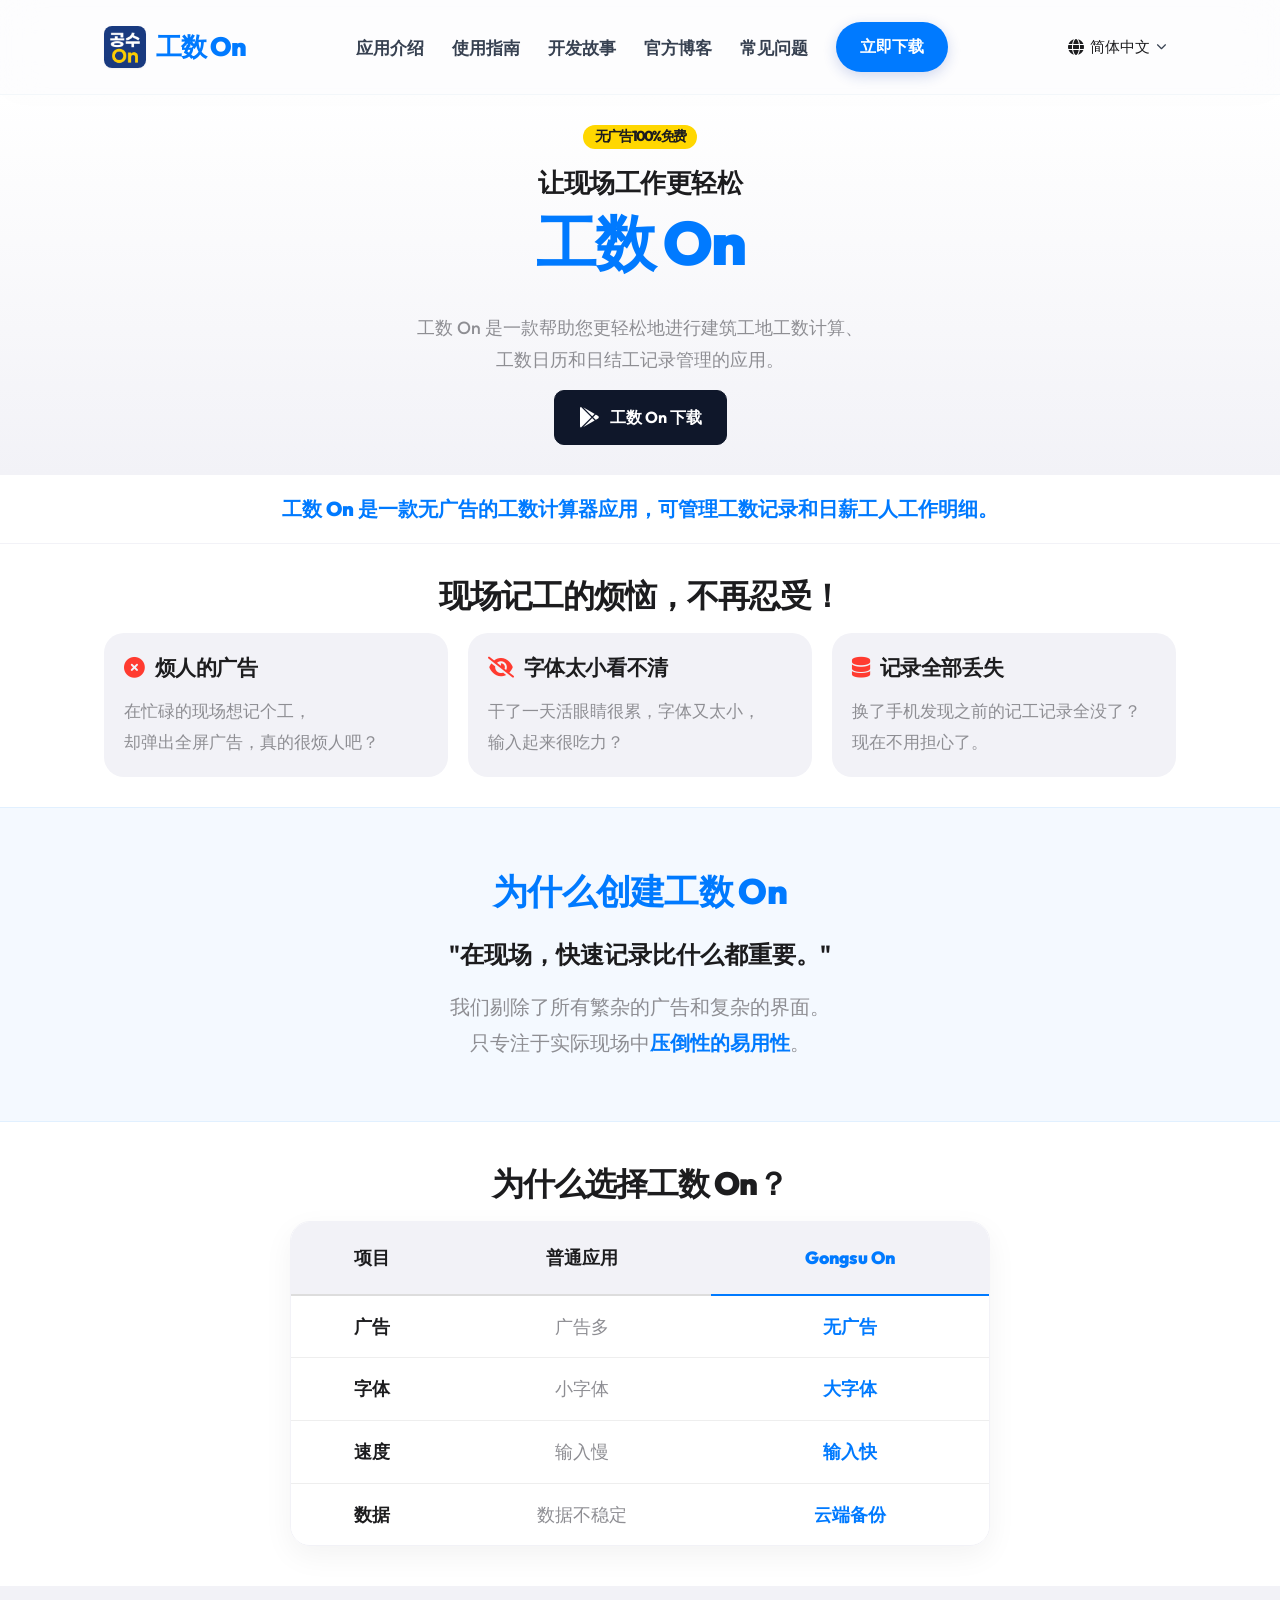
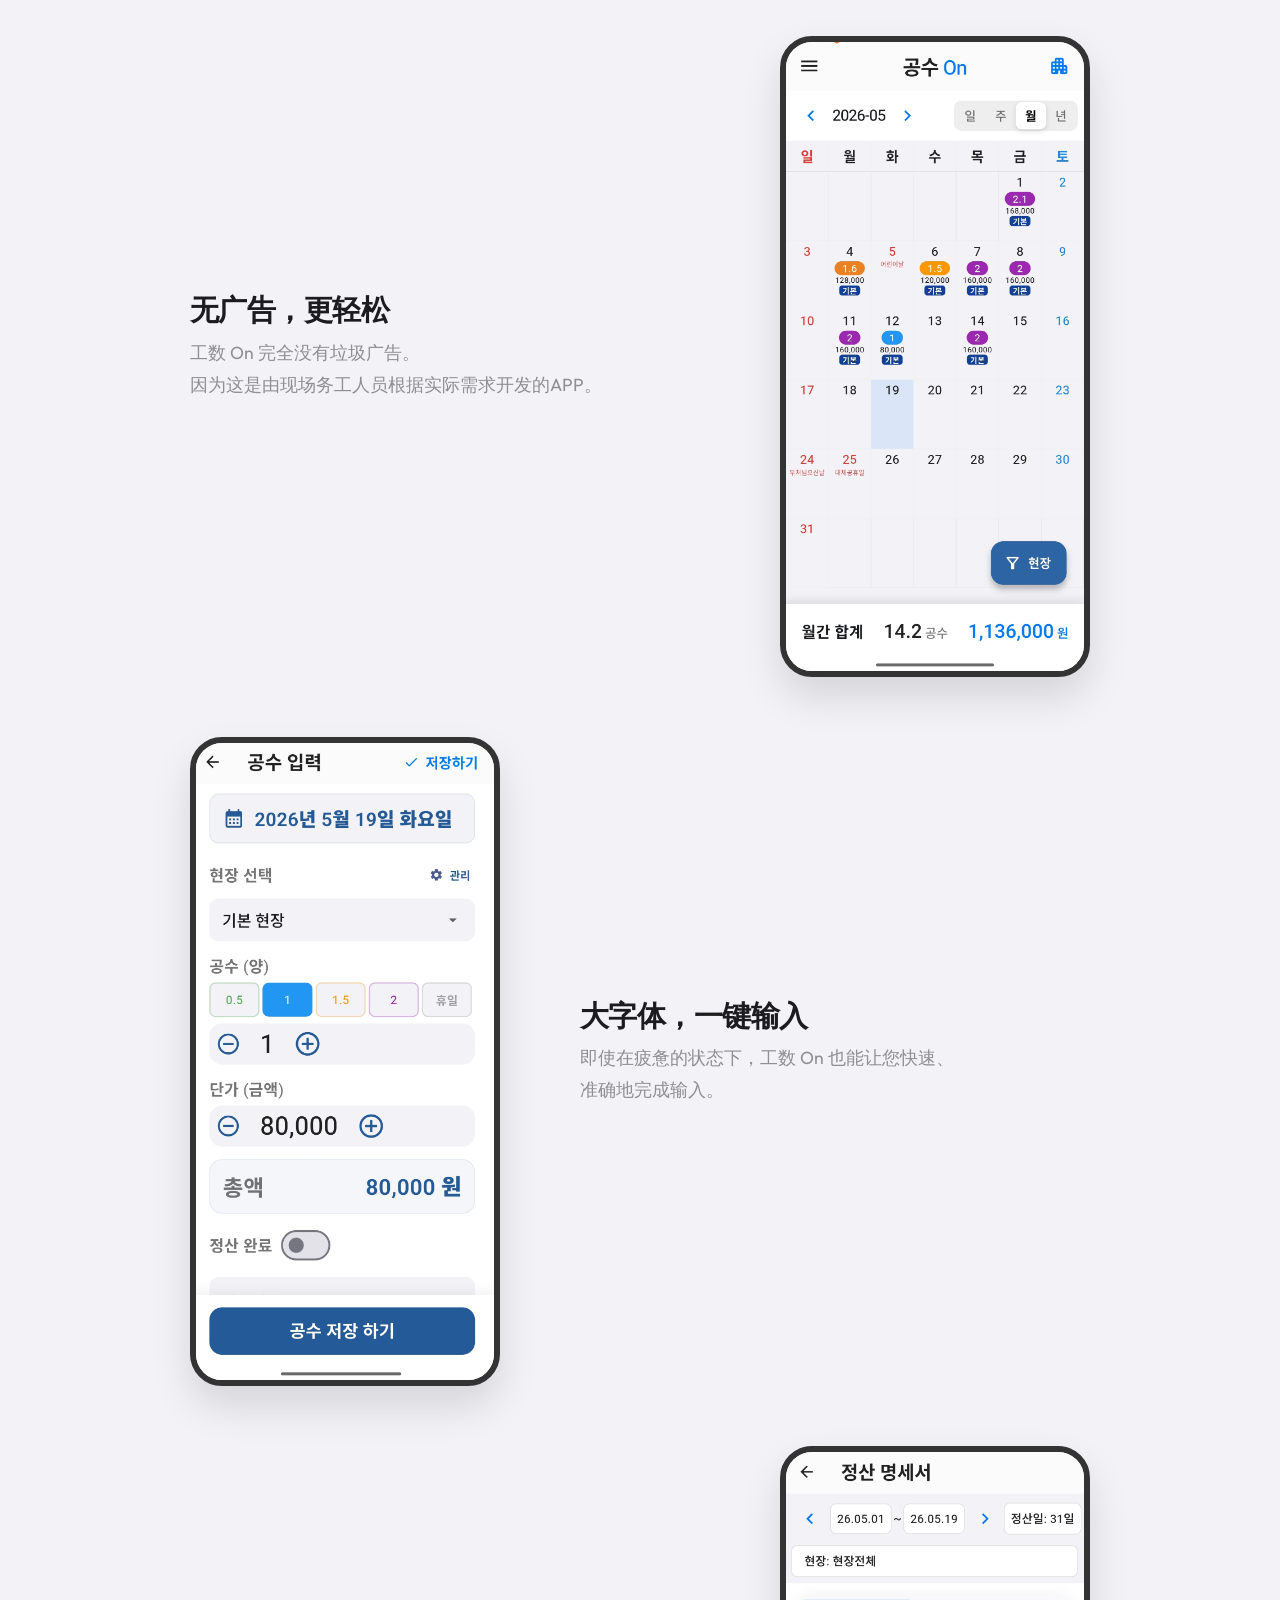
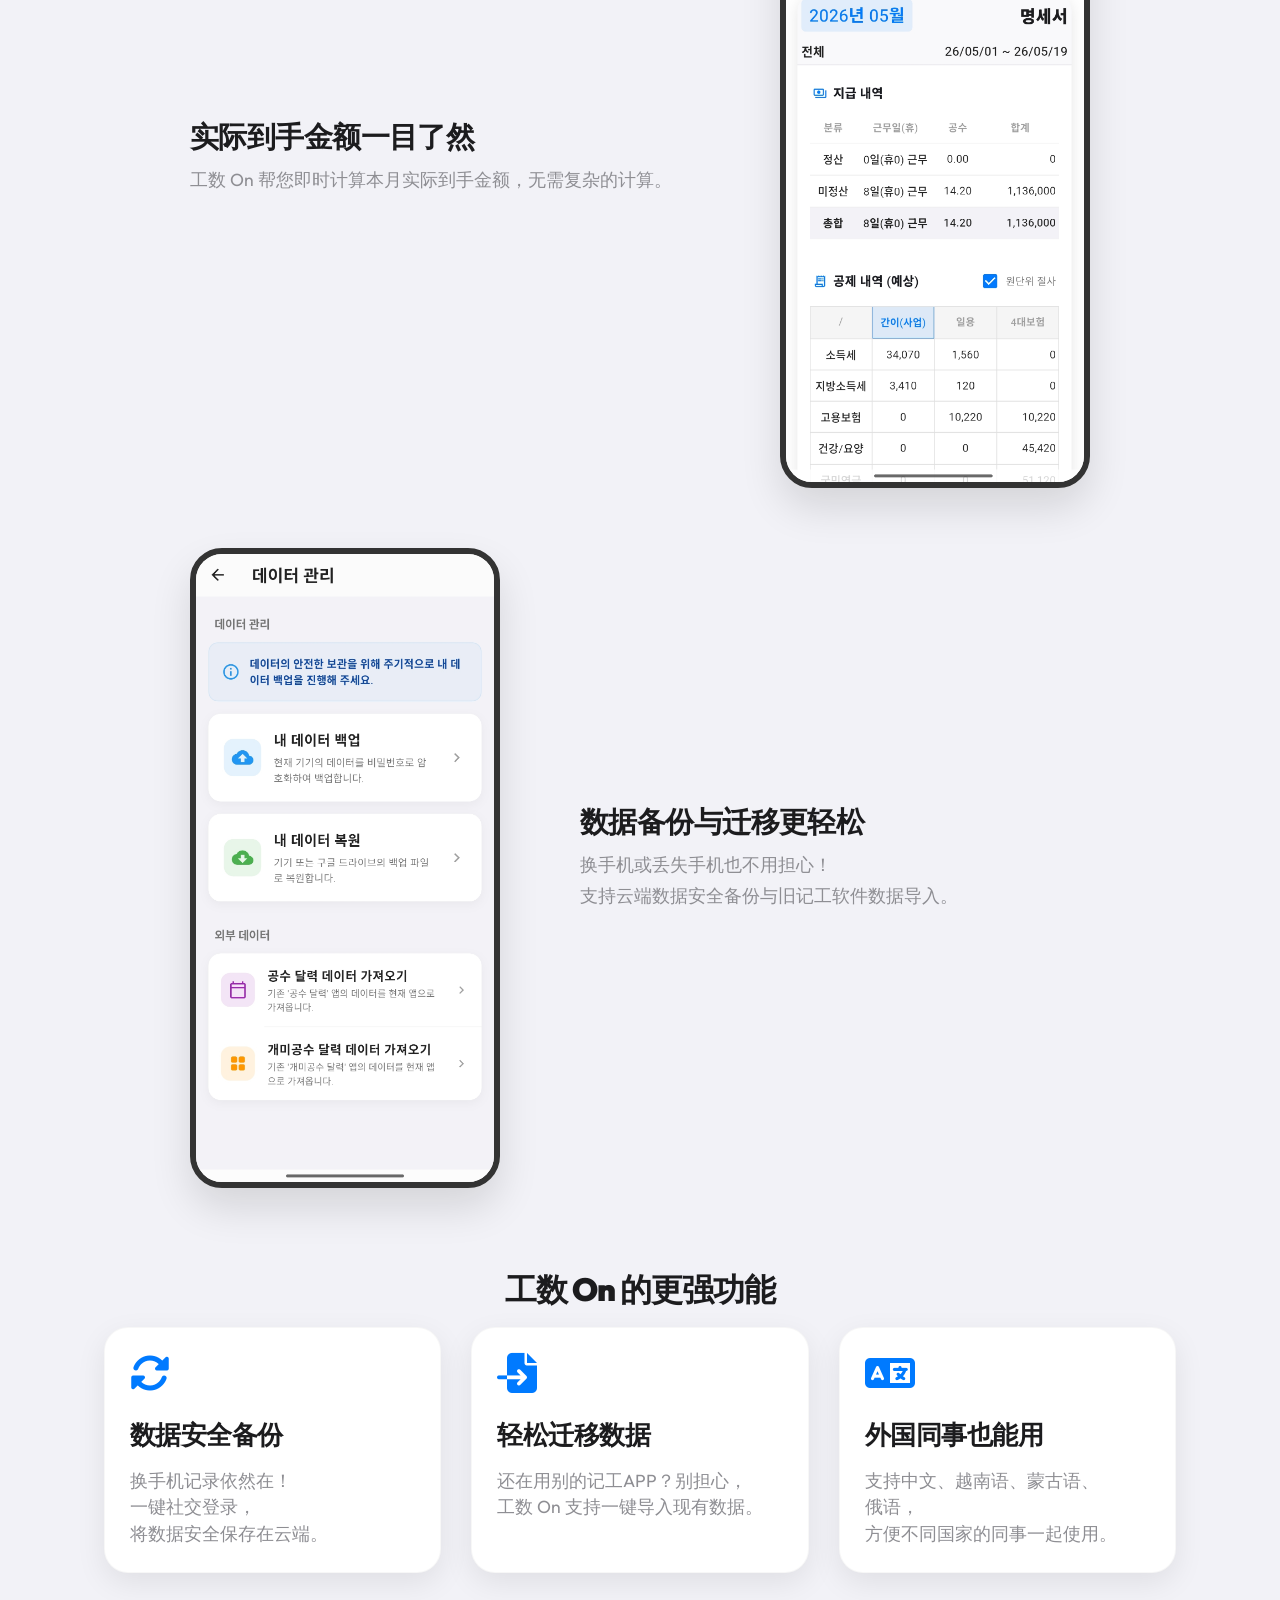
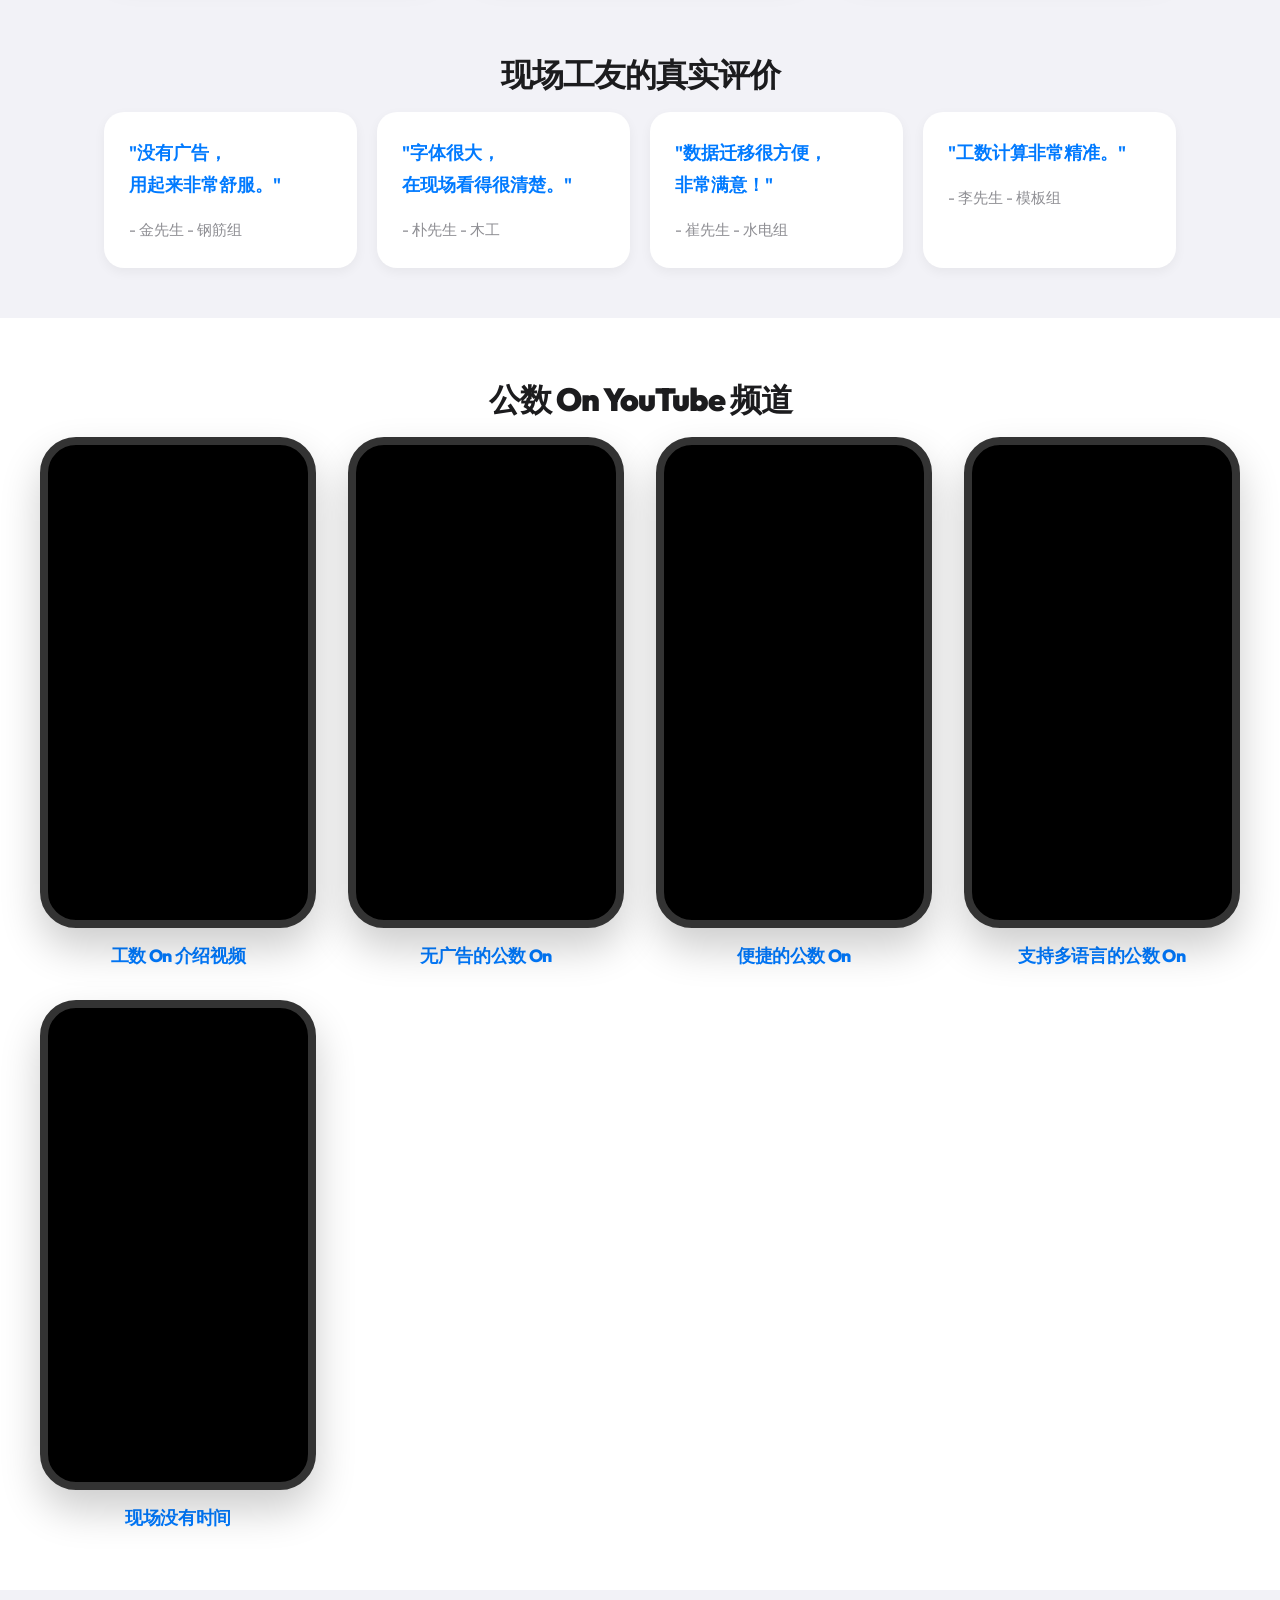
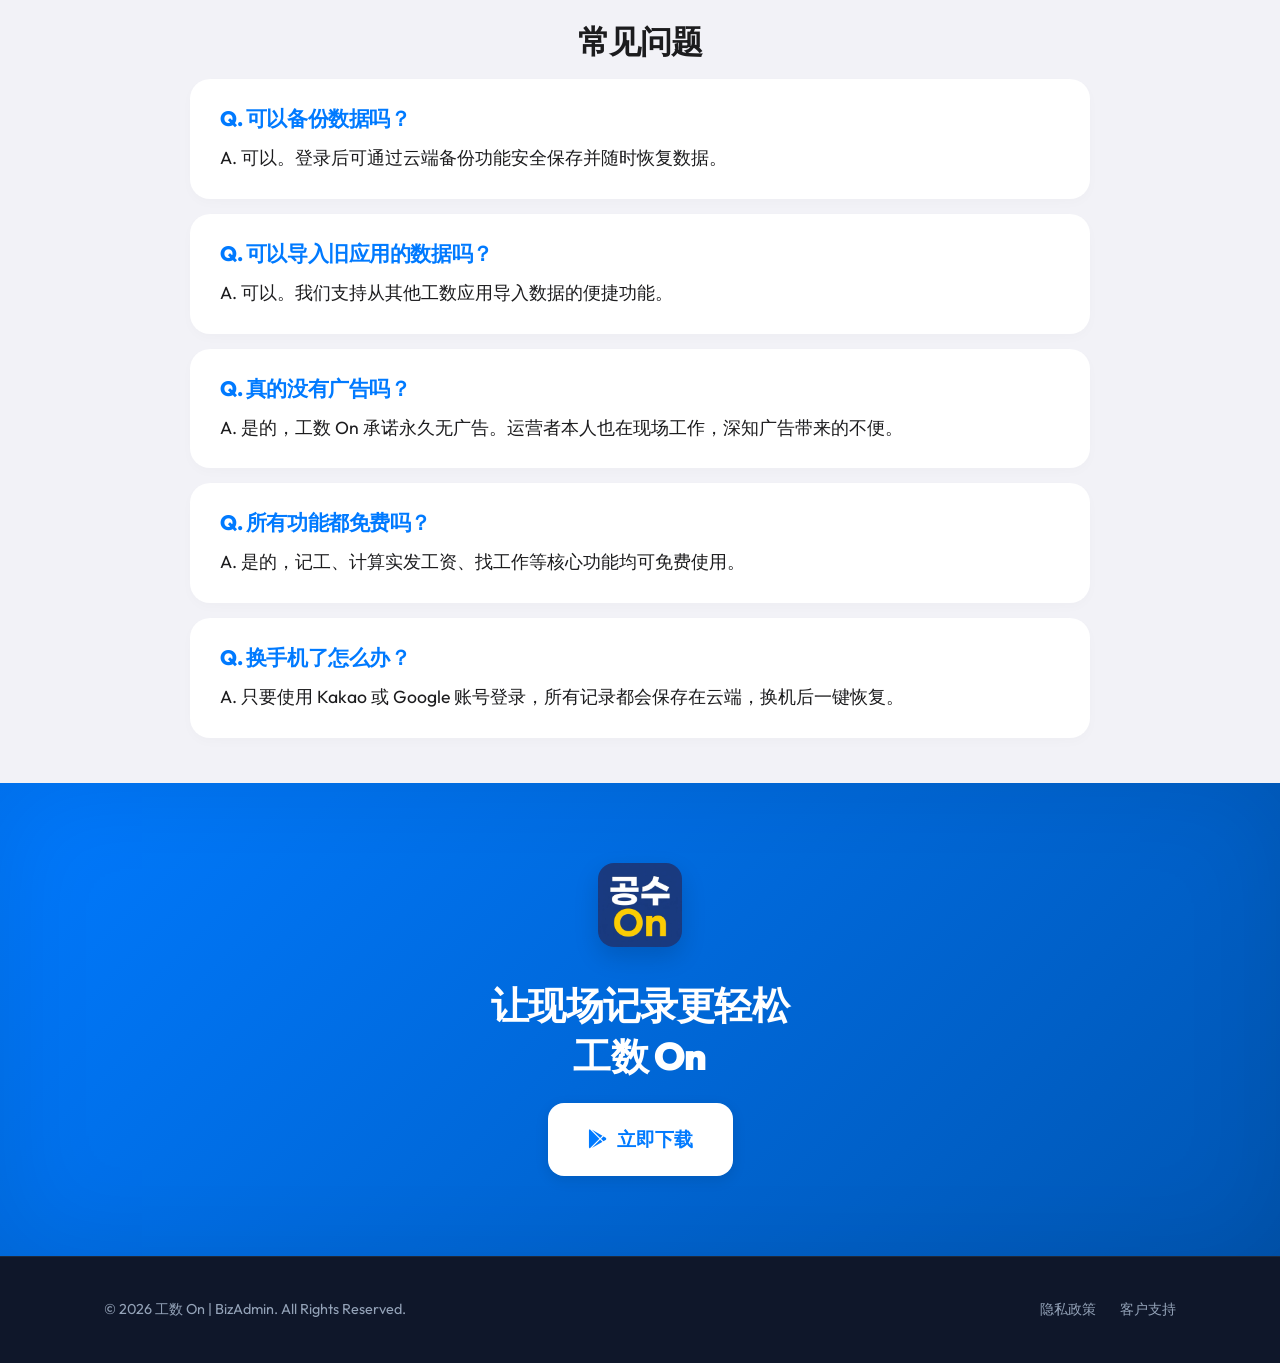
<file: cn/index.html>
<!DOCTYPE html>
<html lang="zh">

<head>
    <meta charset="UTF-8">
    <meta name="viewport" content="width=device-width, initial-scale=1.0">

    <!-- SEO Meta Tags -->
    <title>让现场记录更轻松，无广告的工数 On - 智能记工记账计算器</title>
    <meta name="description" content="最简单的无广告记工APP！大字体、快速输入、实时税费计算。建筑现场工人的必备记工工具 —— 工数 On。">
    <meta name="keywords" content="记工计算器, 记工本, 建筑现场APP, 日薪计算, 记工, 现场管理, 无广告APP, 工数 On, 记工日历, 建筑招工">
    <link rel="canonical" href="https://gongsuon.bizadmin.co.kr/cn/">
    <link rel="alternate" hreflang="ko" href="https://gongsuon.bizadmin.co.kr/">
    <link rel="alternate" hreflang="zh" href="https://gongsuon.bizadmin.co.kr/cn/">
    <link rel="alternate" hreflang="vi" href="https://gongsuon.bizadmin.co.kr/vn/">
    <link rel="alternate" hreflang="mn" href="https://gongsuon.bizadmin.co.kr/mn/">
    <link rel="alternate" hreflang="ru" href="https://gongsuon.bizadmin.co.kr/ru/">
    <link rel="alternate" hreflang="x-default" href="https://gongsuon.bizadmin.co.kr/">
    <link rel="icon" href="../assets/images/icon.png" type="image/png">
    <link rel="apple-touch-icon" href="../assets/images/icon.png">

    <!-- Open Graph / Facebook -->
    <meta property="og:type" content="website">
    <meta property="og:url" content="https://gongsuon.bizadmin.co.kr/cn/">
    <meta property="og:title" content="让现场记录更轻松，无广告的工数 On - 智能记工记账计算器">
    <meta property="og:description" content="最简单的无广告记工APP！大字体、快速输入、实时税费计算。">
    <meta property="og:image" content="https://gongsuon.bizadmin.co.kr/assets/images/og-image.png">

    <!-- Twitter -->
    <meta property="twitter:card" content="summary_large_image">
    <meta property="twitter:url" content="https://gongsuon.bizadmin.co.kr/cn/">
    <meta property="twitter:title" content="让现场记录更轻松，无广告的工数 On - 智能记工记账计算器">
    <meta property="twitter:description" content="最简单的无广告记工APP！大字体、快速输入、实时税费计算。">
    <meta property="twitter:image" content="https://gongsuon.bizadmin.co.kr/assets/images/og-image.png">

    <!-- Structured Data (JSON-LD) -->
    <script type="application/ld+json">
    {
      "@context": "https://schema.org",
      "@type": "SoftwareApplication",
      "name": "工数 On",
      "operatingSystem": "ANDROID",
      "applicationCategory": "BusinessApplication",
      "offers": {
        "@type": "Offer",
        "price": "0",
        "priceCurrency": "KRW"
      },
      "aggregateRating": {
        "@type": "AggregateRating",
        "ratingValue": "5.0",
        "ratingCount": "100"
      }
    }
    </script>
    <script type="application/ld+json">
    {
      "@context": "https://schema.org",
      "@type": "FAQPage",
      "mainEntity": [{
        "@type": "Question",
        "name": "真的没有广告吗？",
        "acceptedAnswer": {
          "@type": "Answer",
          "text": "是的，工数 On 承诺永久无广告。运营者本人也在现场工作，深知广告带来的不便。"
        }
      },
      {
        "@type": "Question",
        "name": "所有功能都免费吗？",
        "acceptedAnswer": {
          "@type": "Answer",
          "text": "是的，记工、计算实发工资、找工作等核心功能均可免费使用。"
        }
      },
      {
        "@type": "Question",
        "name": "换手机了怎么办？",
        "acceptedAnswer": {
          "@type": "Answer",
          "text": "只要使用 Kakao 或 Google 账号登录，所有记录都会保存在云端，换机后一键恢复。"
        }
      }]
    }
    </script>

    <link rel="stylesheet" href="https://cdnjs.cloudflare.com/ajax/libs/font-awesome/6.4.0/css/all.min.css">
    <link rel="stylesheet" href="../assets/css/style.css">
    <style>
        :root {
            --primary: #007AFF;
            --primary-dark: #0056b3;
            --secondary: #FFD700;
            --danger: #FF3B30;
            --text-dark: #1C1C1E;
            --text-gray: #8E8E93;
            --bg-light: #F2F2F7;
            --card-shadow: 0 10px 30px rgba(0, 0, 0, 0.08);
        }



        /* Hero */
        .hero {
            background: linear-gradient(180deg, #fff 0%, var(--bg-light) 100%);
            padding: 30px 0;
            text-align: center;
        }

                .hero h1 {
            margin-bottom: 2rem;
            line-height: 1.1;
            letter-spacing: -2px;
        }

        .hero h1 .sub-title {
            font-size: 1.2rem;
            font-weight: 600;
            color: var(--primary);
            display: block;
            margin-bottom: 12px;
            letter-spacing: 2px;
        }

        .hero h1 .main-title {
            font-size: 3.5rem;
            font-weight: 900;
            color: var(--text-dark);
            display: block;
        }

        .hero h1 .main-title span {
            color: var(--primary);
        }

        .no-ads-badge {
            display: inline-block;
            background-color: var(--secondary);
            color: var(--text-dark);
            font-size: 0.9rem;
            font-weight: 800;
            padding: 4px 12px;
            border-radius: 100px;
            vertical-align: middle;
            margin-bottom: 15px;
        }

        .hero p {
            font-size: 1.1rem;
            margin-bottom: 15px;
            color: var(--text-gray);
            max-width: 600px;
            margin-left: auto;
            margin-right: auto;
            font-weight: 500;
        }

        .download-btns {
            display: flex;
            justify-content: center;
            gap: 1rem;
            flex-wrap: wrap;
        }

        .btn {
            padding: 1.2rem 2.5rem;
            border-radius: 16px;
            font-weight: 800;
            text-decoration: none;
            transition: all 0.3s cubic-bezier(0.175, 0.885, 0.32, 1.275);
            display: inline-flex;
            align-items: center;
            gap: 10px;
            font-size: 1.2rem;
        }

        .btn-primary {
            background-color: var(--primary);
            color: #fff;
        }

        .btn-primary:hover {
            transform: translateY(-5px);
            box-shadow: 0 20px 40px rgba(0, 122, 255, 0.25);
        }

        /* Pain Points */
        .pain-points {
            padding: 30px 0;
            background-color: #fff;
        }

        .section-title {
            font-size: 2rem;
            margin-bottom: 1rem;
            font-weight: 900;
            text-align: center;
            letter-spacing: -1px;
        }

        .pain-grid {
            display: grid;
            grid-template-columns: repeat(auto-fit, minmax(280px, 1fr));
            gap: 20px;
        }

        .pain-card {
            background: var(--bg-light);
            padding: 20px;
            border-radius: 20px;
            text-align: left;
        }

        .pain-card h4 {
            font-size: 1.3rem;
            margin-bottom: 15px;
            display: flex;
            align-items: center;
            gap: 10px;
        }

        .pain-card i {
            color: var(--danger);
        }

        .pain-card p {
            color: var(--text-gray);
            font-size: 1.05rem;
        }

        /* Solution / Proof */
        .proof-section {
            padding: 50px 0;
            background-color: var(--bg-light);
        }

        .proof-item {
            display: flex;
            align-items: center;
            justify-content: center;
            gap: 80px;
            margin-bottom: 60px;
            max-width: 900px;
            margin-left: auto;
            margin-right: auto;
        }

        .proof-item:last-child {
            margin-bottom: 0;
        }

        .proof-item:nth-child(even) {
            flex-direction: row-reverse;
        }

        .proof-text {
            flex: 1;
        }

        .proof-text h3 {
            font-size: 1.8rem;
            font-weight: 900;
            margin-bottom: 10px;
            line-height: 1.2;
        }

        .proof-text p {
            font-size: 1.1rem;
            color: var(--text-gray);
            margin-bottom: 20px;
        }

        .proof-img {
            width: 100%;
            max-width: 310px;
            border-radius: 32px;
            box-shadow: 0 20px 40px rgba(0, 0, 0, 0.12);
            overflow: hidden;
            transition: transform 0.5s ease;
            background-color: #fff;
            border: 6px solid #333;
        }

        .proof-img:hover {
            transform: scale(1.02);
        }

        .proof-img img {
            width: 100%;
            display: block;
        }

        /* Features */
        .features {
            padding: 30px 0;
        }

        .feature-grid {
            display: grid;
            grid-template-columns: repeat(auto-fit, minmax(320px, 1fr));
            gap: 30px;
        }

        .feature-card {
            background: #fff;
            padding: 25px;
            border-radius: 24px;
            box-shadow: var(--card-shadow);
            transition: all 0.3s;
            border: 1px solid rgba(0, 0, 0, 0.03);
        }

        .feature-card:hover {
            transform: translateY(-10px);
            box-shadow: 0 30px 60px rgba(0, 122, 255, 0.1);
        }

        .feature-card i {
            font-size: 2.5rem;
            color: var(--primary);
            margin-bottom: 25px;
            display: block;
        }

        .feature-card h3 {
            font-size: 1.6rem;
            margin-bottom: 15px;
            font-weight: 800;
        }

        .feature-card p {
            color: var(--text-gray);
            font-size: 1.1rem;
            line-height: 1.5;
        }

        /* FAQ */
        .faq {
            background-color: var(--bg-light);
            padding: 30px 0;
        }

        .faq-container {
            max-width: 900px;
            margin: 0 auto;
        }

        .faq-item {
            margin-bottom: 15px;
            background: #fff;
            padding: 25px 30px;
            border-radius: 20px;
            box-shadow: 0 4px 12px rgba(0, 0, 0, 0.02);
        }

        .faq-item h4 {
            color: var(--primary);
            margin-bottom: 10px;
            font-size: 1.3rem;
            font-weight: 800;
        }

        .faq-item p {
            color: var(--text-dark);
            font-size: 1.1rem;
        }



        /* 비디오 섹션 스타일 */
        .video-section {
            background-color: #fff;
            padding: 60px 20px;
        }

        .video-grid {
            display: grid;
            grid-template-columns: repeat(4, 1fr);
            gap: 2rem;
            max-width: 1200px;
            margin: 0 auto;
            justify-items: center;
        }

        @media (max-width: 1200px) {
            .video-grid {
                grid-template-columns: repeat(2, 1fr);
            }
        }

        @media (max-width: 680px) {
            .video-grid {
                grid-template-columns: 1fr;
            }
        }

        .video-card {
            width: 100%;
            max-width: 315px;
            background: #000;
            border-radius: 36px;
            padding: 4px;
            box-shadow: 0 20px 40px rgba(0,0,0,0.2);
            border: 8px solid #333;
            aspect-ratio: 9/16;
            position: relative;
            overflow: hidden;
        }

        .video-card iframe {
            width: 100%;
            height: 100%;
            border-radius: 28px;
            border: none;
        }

        .video-info {
            text-align: center;
            margin-top: 1rem;
        }

        .video-info h4 {
            font-size: 1.1rem;
            color: var(--primary);
        }

        @media (max-width: 768px) {
            .hero h1 {
                font-size: 2.5rem;
            }

            .hero p {
                font-size: 1.1rem;
            }

            .section-title {
                font-size: 2.2rem;
            }

            .proof-item {
                flex-direction: column-reverse !important;
                text-align: center;
                gap: 30px;
                margin-bottom: 50px;
            }

            .proof-item:nth-child(even) {
                flex-direction: column-reverse !important;
            }

            .proof-text {
                width: 100%;
            }

            .proof-img {
                margin: 0 auto;
                max-width: 260px;
            }
        }
    </style>
</head>

<body>

    <header>
        <div class="container">
            <a href="../index.html" class="logo-text" aria-label="工数 On 首页">
                <img src="../assets/images/icon.png" alt="工数 On Logo" class="logo-img">
                <span class="logo-name">工数 On</span>
            </a>
            <nav class="nav-menu">
                <a href="../intro.html" class="nav-item">应用介绍</a>
                <a href="../guide.html" class="nav-item">使用指南</a>
                <a href="../story.html" class="nav-item">开发故事</a>
                <a href="../blog.html" class="nav-item">官方博客</a>
                <a href="#faq" class="nav-item">常见问题</a>
                <a href="#final-cta" class="nav-item nav-download">立即下载</a>
            </nav>
            <div class="header-right">
                <div class="lang-switcher">
                    <button class="lang-btn" aria-label="Select Language">
                        <i class="fas fa-globe"></i> <span>简体中文</span> <i class="fas fa-chevron-down"></i>
                    </button>
                    <div class="lang-dropdown">
                        <a href="../index.html" title="한국어">🇰🇷 한국어</a>
                        <a href="#" class="active" title="中文">🇨🇳 中文</a>
                        <a href="../vn/index.html" title="Tiếng Việt">🇻🇳 Tiếng Việt</a>
                        <a href="../mn/index.html" title="Монгол">🇲🇳  Монгол</a>
                        <a href="../ru/index.html" title="Русский">🇷🇺 Русский</a>
                    </div>
                </div>
                <button class="menu-toggle" aria-label="打开菜单">
                    <i class="fas fa-bars"></i>
                </button>
            </div>
        </div>
    </header>

    <main>
        <section class="hero">
            <div class="container">
                <h1>
                    <span class="no-ads-badge" style="background-color: var(--secondary); color: var(--text-dark); margin-bottom: 20px; vertical-align: middle;">无广告 100% 免费</span>
                    <span class="sub-title" style="font-size: 1.6rem; font-weight: 700; color: var(--text-dark); display: block; margin-bottom: 10px; letter-spacing: -0.5px;">让现场工作更轻松</span>
                    <span class="main-title" style="font-size: 3.8rem; font-weight: 900; display: block; line-height: 1.2;"><span>工数 On</span></span>
                </h1>
                <p>工数 On 是一款帮助您更轻松地进行建筑工地工数计算、工数日历和日结工记录管理的应用。</p>
                <div class="download-btns">
                    <a href="https://play.google.com/store/apps/details?id=kr.co.bizadmin.gongsuon" class="btn-modern-download" target="_blank" rel="noopener noreferrer">
                        <i class="fab fa-google-play"></i> <span>工数 On 下载</span>
                    </a>
                </div>
            </div>
        </section>

        <section style="background-color: #fff; padding: 20px 0; border-bottom: 1px solid var(--bg-light);">
            <div class="container" style="text-align: center;">
                <p style="font-weight: 900; font-size: 1.25rem; color: var(--primary); line-height: 1.4;">
                    工数 On 是一款无广告的工数计算器应用，可管理工数记录和日薪工人工作明细。
                </p>
            </div>
        </section>

        <section class="pain-points">
            <div class="container">
                <h2 class="section-title">现场记工的烦恼，不再忍受！</h2>
                <div class="pain-grid">
                    <div class="pain-card">
                        <h4><i class="fas fa-times-circle"></i> 烦人的广告</h4>
                        <p>在忙碌的现场想记个工，却弹出全屏广告，真的很烦人吧？</p>
                    </div>
                    <div class="pain-card">
                        <h4><i class="fas fa-eye-slash"></i> 字体太小看不清</h4>
                        <p>干了一天活眼睛很累，字体又太小，输入起来很吃力？</p>
                    </div>
                    <div class="pain-card">
                        <h4><i class="fas fa-database"></i> 记录全部丢失</h4>
                        <p>换了手机发现之前的记工记录全没了？现在不用担心了。</p>
                    </div>
                </div>
            </div>
        </section>

        <section style="background-color: #F4F9FF; color: var(--text-dark); padding: 60px 0; text-align: center; border-top: 1px solid rgba(0, 122, 255, 0.08); border-bottom: 1px solid rgba(0, 122, 255, 0.08);">
            <div class="container">
                <h2 style="font-size: 2.2rem; font-weight: 900; margin-bottom: 20px; color: var(--primary);">为什么创建工数 On</h2>
                <p style="font-size: 1.5rem; font-weight: 700; line-height: 1.6; margin-bottom: 15px; color: var(--text-dark);">
                    "在现场，快速记录比什么都重要。"
                </p>
                <p style="font-size: 1.25rem; font-weight: 500; color: var(--text-gray); max-width: 800px; margin: 0 auto;">
                    我们剔除了所有繁杂的广告和复杂的界面。<br>只专注于实际现场中<b style="color: var(--primary);">压倒性的易用性</b>。
                </p>
            </div>
        </section>

        <section class="comparison" style="padding: 40px 0; background-color: #fff;">
            <div class="container">
                <h2 class="section-title">为什么选择工数 On？</h2>
                <div style="max-width: 700px; margin: 0 auto; overflow: hidden; border-radius: 20px; box-shadow: 0 10px 30px rgba(0,0,0,0.05); border: 1px solid var(--bg-light);">
                    <table style="width: 100%; border-collapse: collapse; background-color: #fff; text-align: center; font-size: 1.1rem;">
                        <thead>
                            <tr style="background-color: var(--bg-light); color: var(--text-dark);">
                                <th style="padding: 20px; border-bottom: 2px solid #ddd;">项目</th>
                                <th style="padding: 20px; border-bottom: 2px solid #ddd;">普通应用</th>
                                <th style="padding: 20px; border-bottom: 2px solid var(--primary); color: var(--primary); font-weight: 900;">Gongsu On</th>
                            </tr>
                        </thead>
                        <tbody>
                            <tr>
                                <td style="padding: 15px; border-bottom: 1px solid #eee; font-weight: 600;">广告</td>
                                <td style="padding: 15px; border-bottom: 1px solid #eee; color: var(--text-gray);">广告多</td>
                                <td style="padding: 15px; border-bottom: 1px solid #eee; color: var(--primary); font-weight: 800;">无广告</td>
                            </tr>
                            <tr>
                                <td style="padding: 15px; border-bottom: 1px solid #eee; font-weight: 600;">字体</td>
                                <td style="padding: 15px; border-bottom: 1px solid #eee; color: var(--text-gray);">小字体</td>
                                <td style="padding: 15px; border-bottom: 1px solid #eee; color: var(--primary); font-weight: 800;">大字体</td>
                            </tr>
                            <tr>
                                <td style="padding: 15px; border-bottom: 1px solid #eee; font-weight: 600;">速度</td>
                                <td style="padding: 15px; border-bottom: 1px solid #eee; color: var(--text-gray);">输入慢</td>
                                <td style="padding: 15px; border-bottom: 1px solid #eee; color: var(--primary); font-weight: 800;">输入快</td>
                            </tr>
                            <tr>
                                <td style="padding: 15px; font-weight: 600;">数据</td>
                                <td style="padding: 15px; color: var(--text-gray);">数据不稳定</td>
                                <td style="padding: 15px; color: var(--primary); font-weight: 800;">云端备份</td>
                            </tr>
                        </tbody>
                    </table>
                </div>
            </div>
        </section>

        <section class="proof-section">
            <div class="container">
                <div class="proof-item">
                    <div class="proof-text">
                        <h3>无广告，更轻松</h3>
                        <p>工数 On 完全没有垃圾广告。因为这是由现场务工人员根据实际需求开发的APP。</p>
                    </div>
                    <div class="proof-img">
                        <img src="../assets/images/screenshot_calendar.png" alt="工数 On 记工日历画面" loading="lazy">
                    </div>
                </div>

                <div class="proof-item">
                    <div class="proof-text">
                        <h3>大字体，一键输入</h3>
                        <p>即使在疲惫的状态下，工数 On 也能让您快速、准确地完成输入。</p>
                    </div>
                    <div class="proof-img">
                        <img src="../assets/images/screenshot_input.png" alt="工数 On 一键快速输入画面" loading="lazy">
                    </div>
                </div>

                <div class="proof-item">
                    <div class="proof-text">
                        <h3>实际到手金额一目了然</h3>
                        <p>工数 On 帮您即时计算本月实际到手金额，无需复杂的计算。</p>
                    </div>
                    <div class="proof-img">
                        <img src="../assets/images/screenshot_tax.png" alt="工数 On 薪资结算明细及实发工资画面" loading="lazy">
                    </div>
                </div>

                <div class="proof-item">
                    <div class="proof-text">
                        <h3>数据备份与迁移更轻松</h3>
                        <p>换手机或丢失手机也不用担心！支持云端数据安全备份与旧记工软件数据导入。</p>
                    </div>
                    <div class="proof-img">
                        <img src="../assets/images/screenshot_data.png" alt="工数 On 云端数据备份与导入画面" loading="lazy">
                    </div>
                </div>
            </div>
        </section>

        <section class="features">
            <div class="container">
                <h2 class="section-title">工数 On 的更强功能</h2>
                <div class="feature-grid">
                    <article class="feature-card">
                        <i class="fas fa-sync-alt"></i>
                        <h3>数据安全备份</h3>
                        <p>换手机记录依然在！一键社交登录，将数据安全保存在云端。</p>
                    </article>
                    <article class="feature-card">
                        <i class="fas fa-file-import"></i>
                        <h3>轻松迁移数据</h3>
                        <p>还在用别的记工APP？别担心，工数 On 支持一键导入现有数据。</p>
                    </article>
                    <article class="feature-card">
                        <i class="fas fa-language"></i>
                        <h3>外国同事也能用</h3>
                        <p>支持中文、越南语、蒙古语、俄语，方便不同国家的同事一起使用。</p>
                    </article>
                </div>
            </div>
        </section>

        <section class="reviews" style="padding: 50px 0; background-color: var(--bg-light);">
            <div class="container">
                <h2 class="section-title">现场工友的真实评价</h2>
                <div style="display: grid; grid-template-columns: repeat(auto-fit, minmax(250px, 1fr)); gap: 20px;">
                    <div style="background: #fff; padding: 25px; border-radius: 20px; box-shadow: 0 4px 12px rgba(0,0,0,0.05);">
                        <p style="font-size: 1.1rem; font-weight: 700; margin-bottom: 15px; color: var(--primary);">"没有广告，用起来非常舒服。"</p>
                        <p style="color: var(--text-gray); font-size: 0.95rem;">- 金先生 - 钢筋组</p>
                    </div>
                    <div style="background: #fff; padding: 25px; border-radius: 20px; box-shadow: 0 4px 12px rgba(0,0,0,0.05);">
                        <p style="font-size: 1.1rem; font-weight: 700; margin-bottom: 15px; color: var(--primary);">"字体很大，在现场看得很清楚。"</p>
                        <p style="color: var(--text-gray); font-size: 0.95rem;">- 朴先生 - 木工</p>
                    </div>
                    <div style="background: #fff; padding: 25px; border-radius: 20px; box-shadow: 0 4px 12px rgba(0,0,0,0.05);">
                        <p style="font-size: 1.1rem; font-weight: 700; margin-bottom: 15px; color: var(--primary);">"数据迁移很方便，非常满意！"</p>
                        <p style="color: var(--text-gray); font-size: 0.95rem;">- 崔先生 - 水电组</p>
                    </div>
                    <div style="background: #fff; padding: 25px; border-radius: 20px; box-shadow: 0 4px 12px rgba(0,0,0,0.05);">
                        <p style="font-size: 1.1rem; font-weight: 700; margin-bottom: 15px; color: var(--primary);">"工数计算非常精准。"</p>
                        <p style="color: var(--text-gray); font-size: 0.95rem;">- 李先生 - 模板组</p>
                    </div>
                </div>
            </div>
        </section>

        <section class="video-section">
            <h2 class="section-title">公数 On YouTube 频道</h2>
            <div class="video-grid">
                <!-- Video 1 (Shorts) -->
                <div class="video-item">
                    <div class="video-card">
                        <iframe loading="lazy" src="https://www.youtube.com/embed/T2AGgbpWkpI" title="工数 On 介绍视频" allow="accelerometer; autoplay; clipboard-write; encrypted-media; gyroscope; picture-in-picture" allowfullscreen=""></iframe>
                    </div>
                    <div class="video-info">
                        <h4>工数 On 介绍视频</h4>
                    </div>
                </div>
                <!-- Video 2 -->
                <div class="video-item">
                    <div class="video-card">
                        <iframe loading="lazy" src="https://www.youtube.com/embed/Q60rTrWI8sE" title="Gongsu On App Guide 1" allow="accelerometer; autoplay; clipboard-write; encrypted-media; gyroscope; picture-in-picture" allowfullscreen=""></iframe>
                    </div>
                    <div class="video-info">
                        <h4>无广告的公数 On</h4>
                    </div>
                </div>
                <!-- Video 3 -->
                <div class="video-item">
                    <div class="video-card">
                        <iframe loading="lazy" src="https://www.youtube.com/embed/vVAQa6FYk2w" title="Gongsu On App Guide 2" allow="accelerometer; autoplay; clipboard-write; encrypted-media; gyroscope; picture-in-picture" allowfullscreen=""></iframe>
                    </div>
                    <div class="video-info">
                        <h4>便捷的公数 On</h4>
                    </div>
                </div>
                <!-- Video 4 -->
                <div class="video-item">
                    <div class="video-card">
                        <iframe loading="lazy" src="https://www.youtube.com/embed/tVm_gVzPil8" title="Gongsu On App Guide 3" allow="accelerometer; autoplay; clipboard-write; encrypted-media; gyroscope; picture-in-picture" allowfullscreen=""></iframe>
                    </div>
                    <div class="video-info">
                        <h4>支持多语言的公数 On</h4>
                    </div>
                </div>
                <!-- Video 5 -->
                <div class="video-item">
                    <div class="video-card">
                        <iframe loading="lazy" src="https://www.youtube.com/embed/oolmIWpYYhc" title="Gongsu On App Guide 4" allow="accelerometer; autoplay; clipboard-write; encrypted-media; gyroscope; picture-in-picture" allowfullscreen=""></iframe>
                    </div>
                    <div class="video-info">
                        <h4>现场没有时间</h4>
                    </div>
                </div>
            </div>
        </section>

        <section class="faq" id="faq">
            <div class="container">
                <h2 class="section-title">常见问题</h2>
                <div class="faq-container">
                    <div class="faq-item">
                        <h4>Q. 可以备份数据吗？</h4>
                        <p>A. 可以。登录后可通过云端备份功能安全保存并随时恢复数据。</p>
                    </div>
                    <div class="faq-item">
                        <h4>Q. 可以导入旧应用的数据吗？</h4>
                        <p>A. 可以。我们支持从其他工数应用导入数据的便捷功能。</p>
                    </div>
                    <div class="faq-item">
                        <h4>Q. 真的没有广告吗？</h4>
                        <p>A. 是的，工数 On 承诺永久无广告。运营者本人也在现场工作，深知广告带来的不便。</p>
                    </div>
                    <div class="faq-item">
                        <h4>Q. 所有功能都免费吗？</h4>
                        <p>A. 是的，记工、计算实发工资、找工作等核心功能均可免费使用。</p>
                    </div>
                    <div class="faq-item">
                        <h4>Q. 换手机了怎么办？</h4>
                        <p>A. 只要使用 Kakao 或 Google 账号登录，所有记录都会保存在云端，换机后一键恢复。</p>
                    </div>
                </div>
            </div>
        </section>

        <section class="cta-section" id="final-cta">
            <div class="container">
                <img src="../assets/images/icon.png" alt="工数 On APP图标" class="cta-logo" loading="lazy">
                <h2>让现场记录更轻松<br>工数 On</h2>
                <a href="https://play.google.com/store/apps/details?id=kr.co.bizadmin.gongsuon" class="btn btn-white">
                    <i class="fab fa-google-play"></i> 立即下载
                </a>
            </div>
        </section>
    </main>

    <footer class="footer">
        <div class="container">
            <p>&copy; 2026 工数 On | BizAdmin. All Rights Reserved.</p>
            <nav class="footer-links">
                <a href="../privacy.html">隐私政策</a>
                <a href="mailto:admin.bizadmin@google.com">客户支持</a>
            </nav>
        </div>
    </footer>

    <script>
        const menuToggle = document.querySelector('.menu-toggle');
        const navMenu = document.querySelector('.nav-menu');

        menuToggle.addEventListener('click', () => {
            navMenu.classList.toggle('active');
            const icon = menuToggle.querySelector('i');
            if (navMenu.classList.contains('active')) {
                icon.classList.remove('fa-bars');
                icon.classList.add('fa-times');
            } else {
                icon.classList.remove('fa-times');
                icon.classList.add('fa-bars');
            }
        });
    </script>
</body>

</html>
</file>
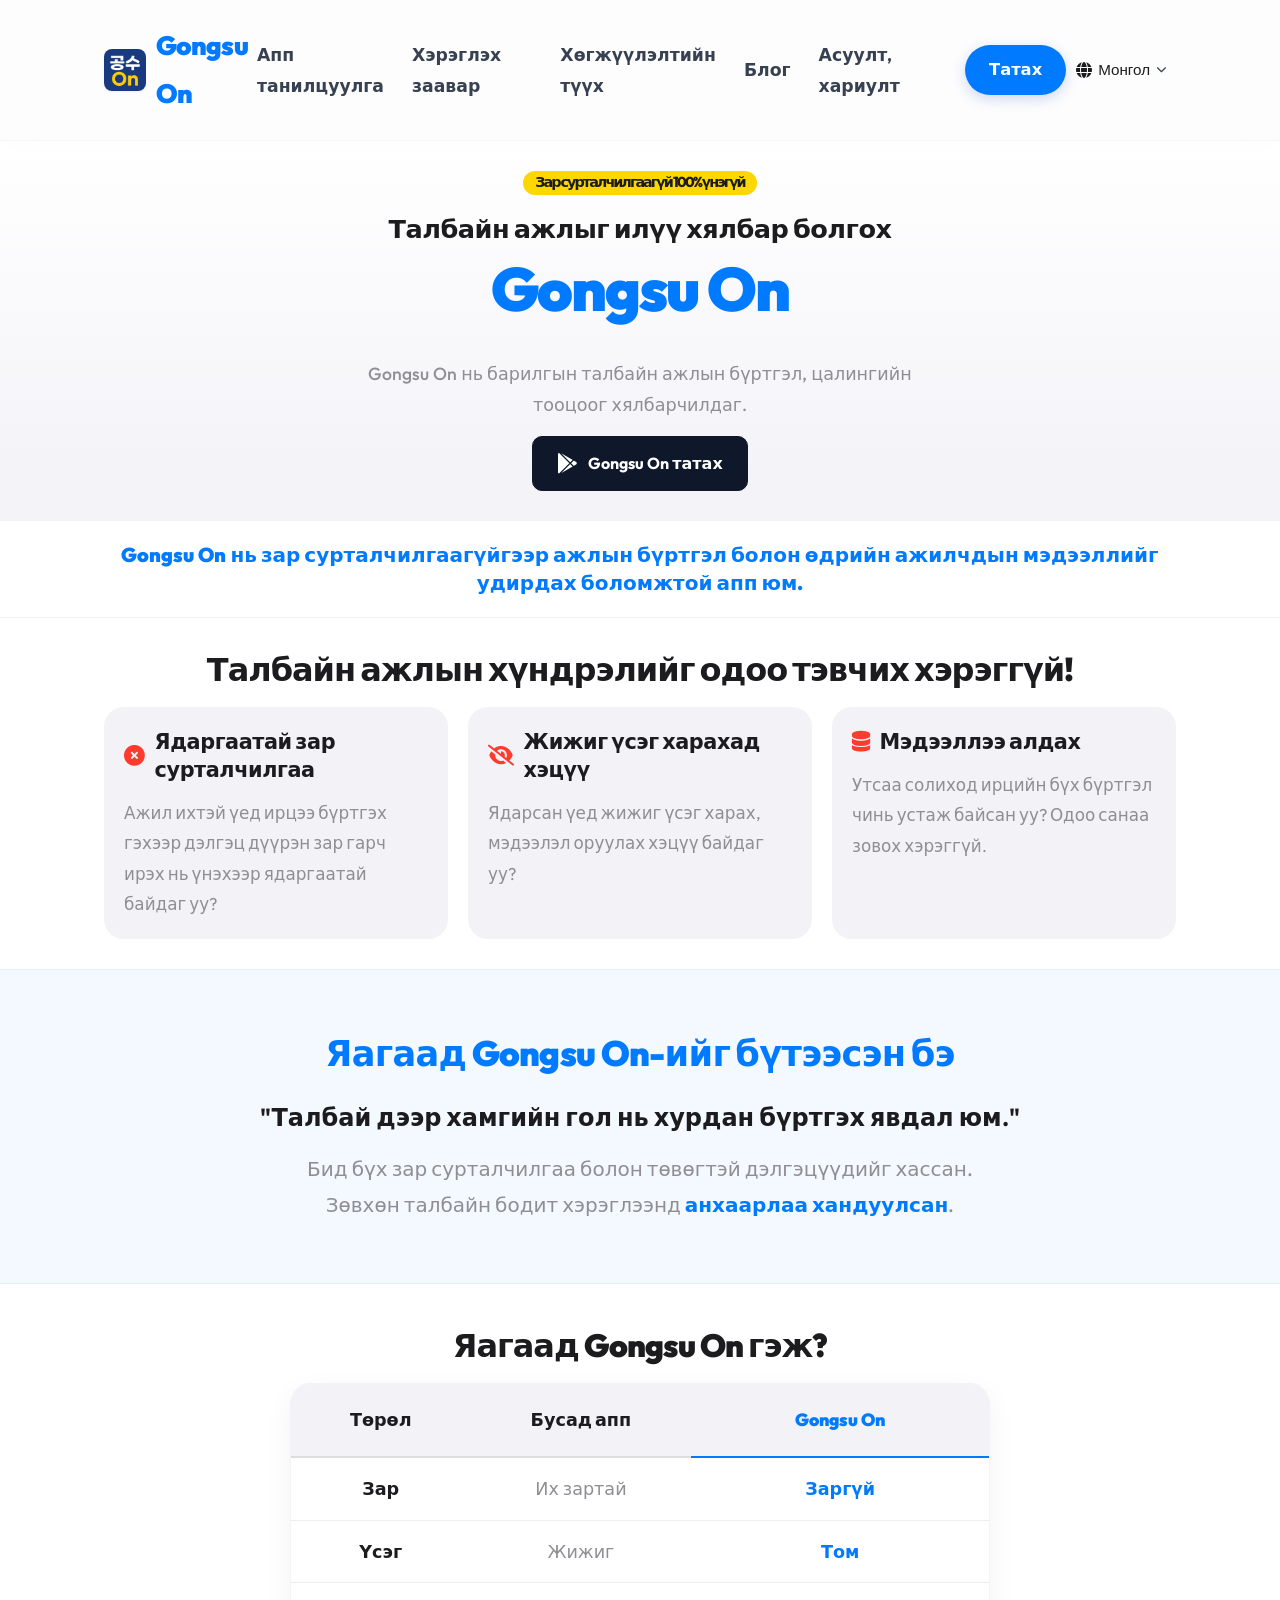
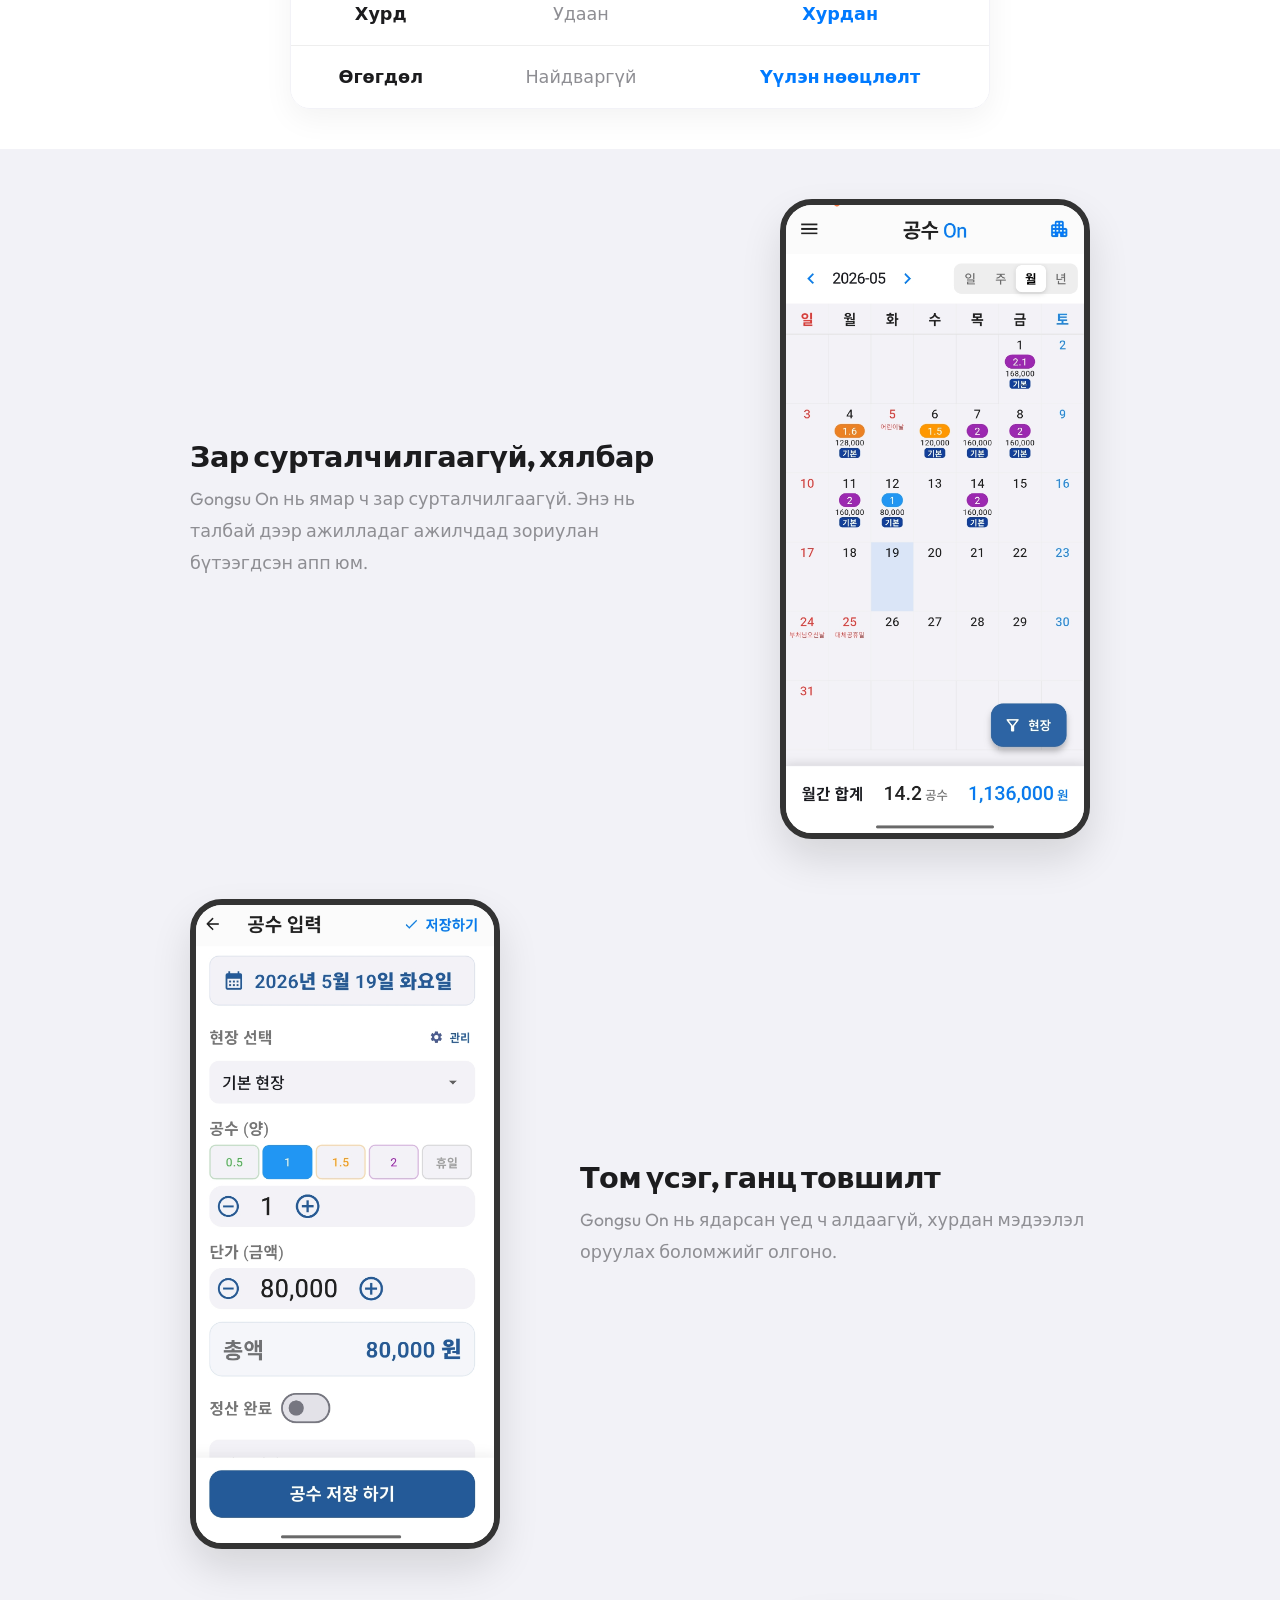
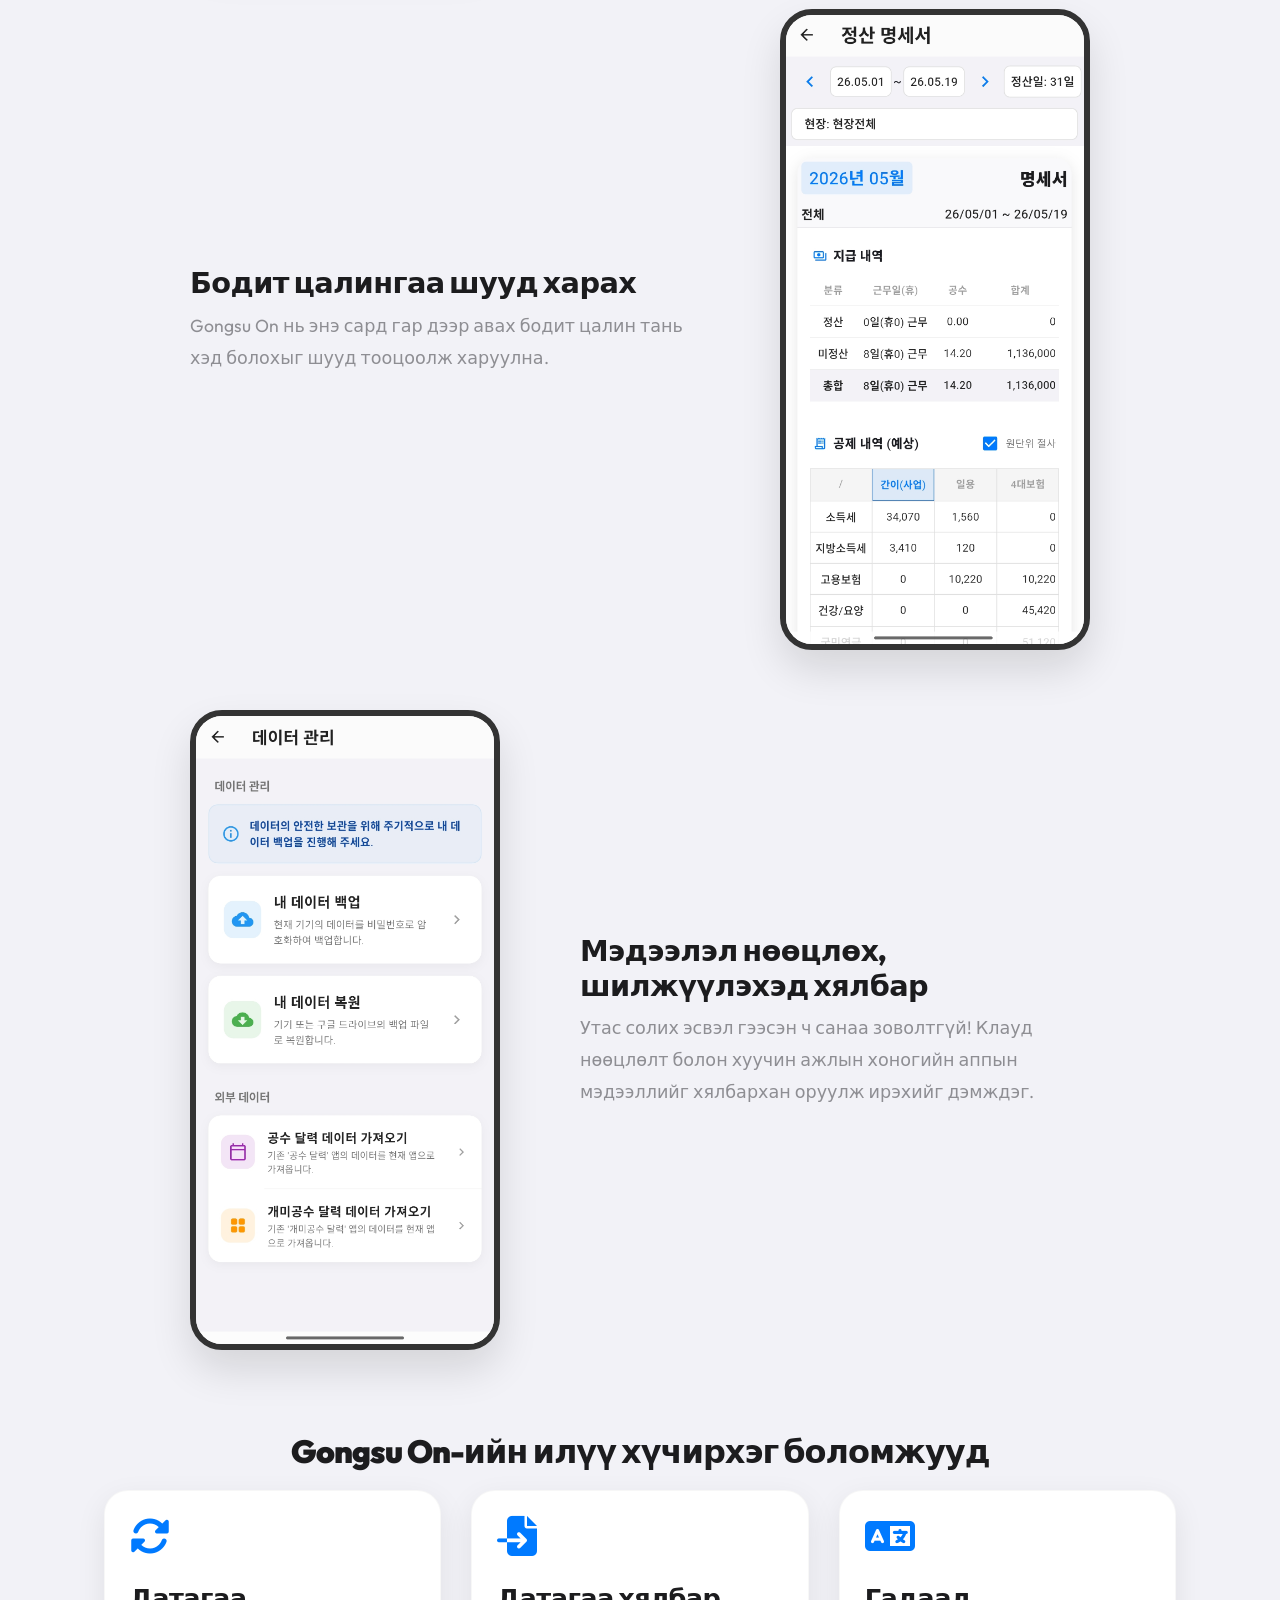
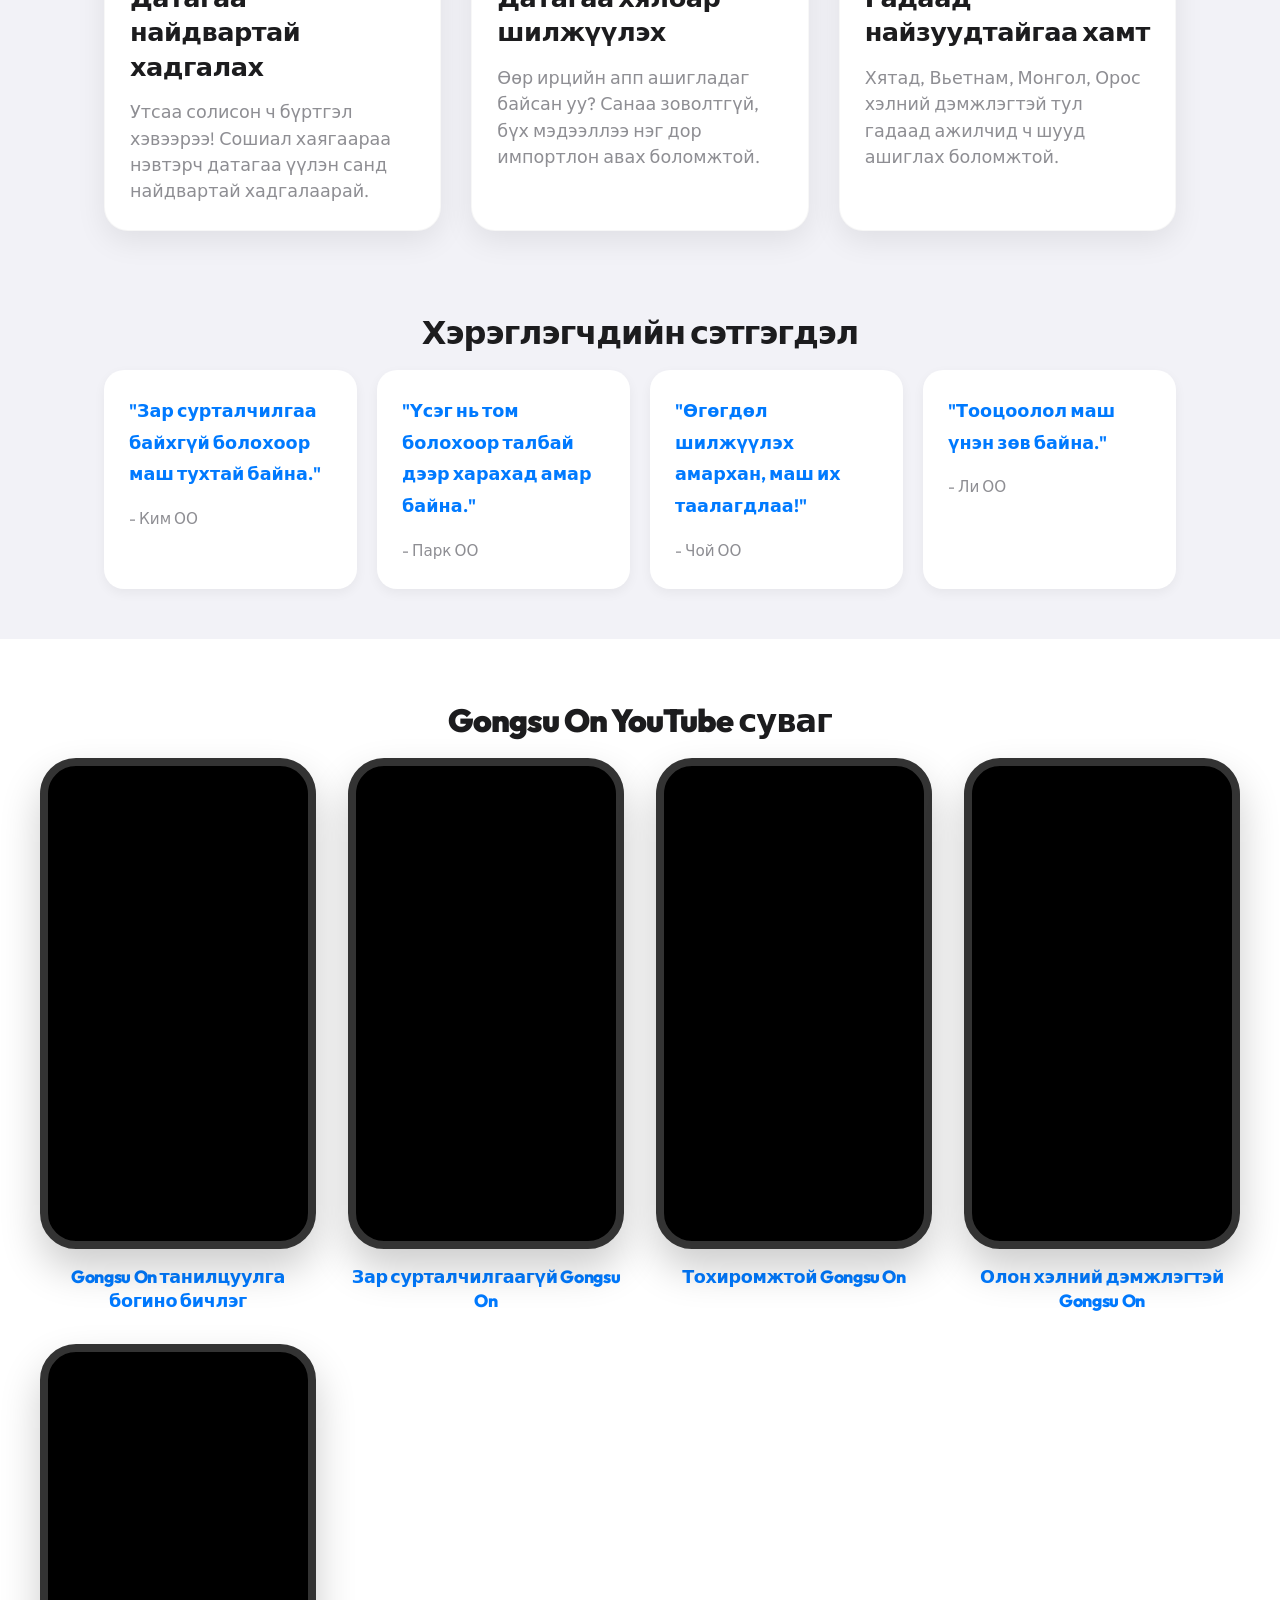
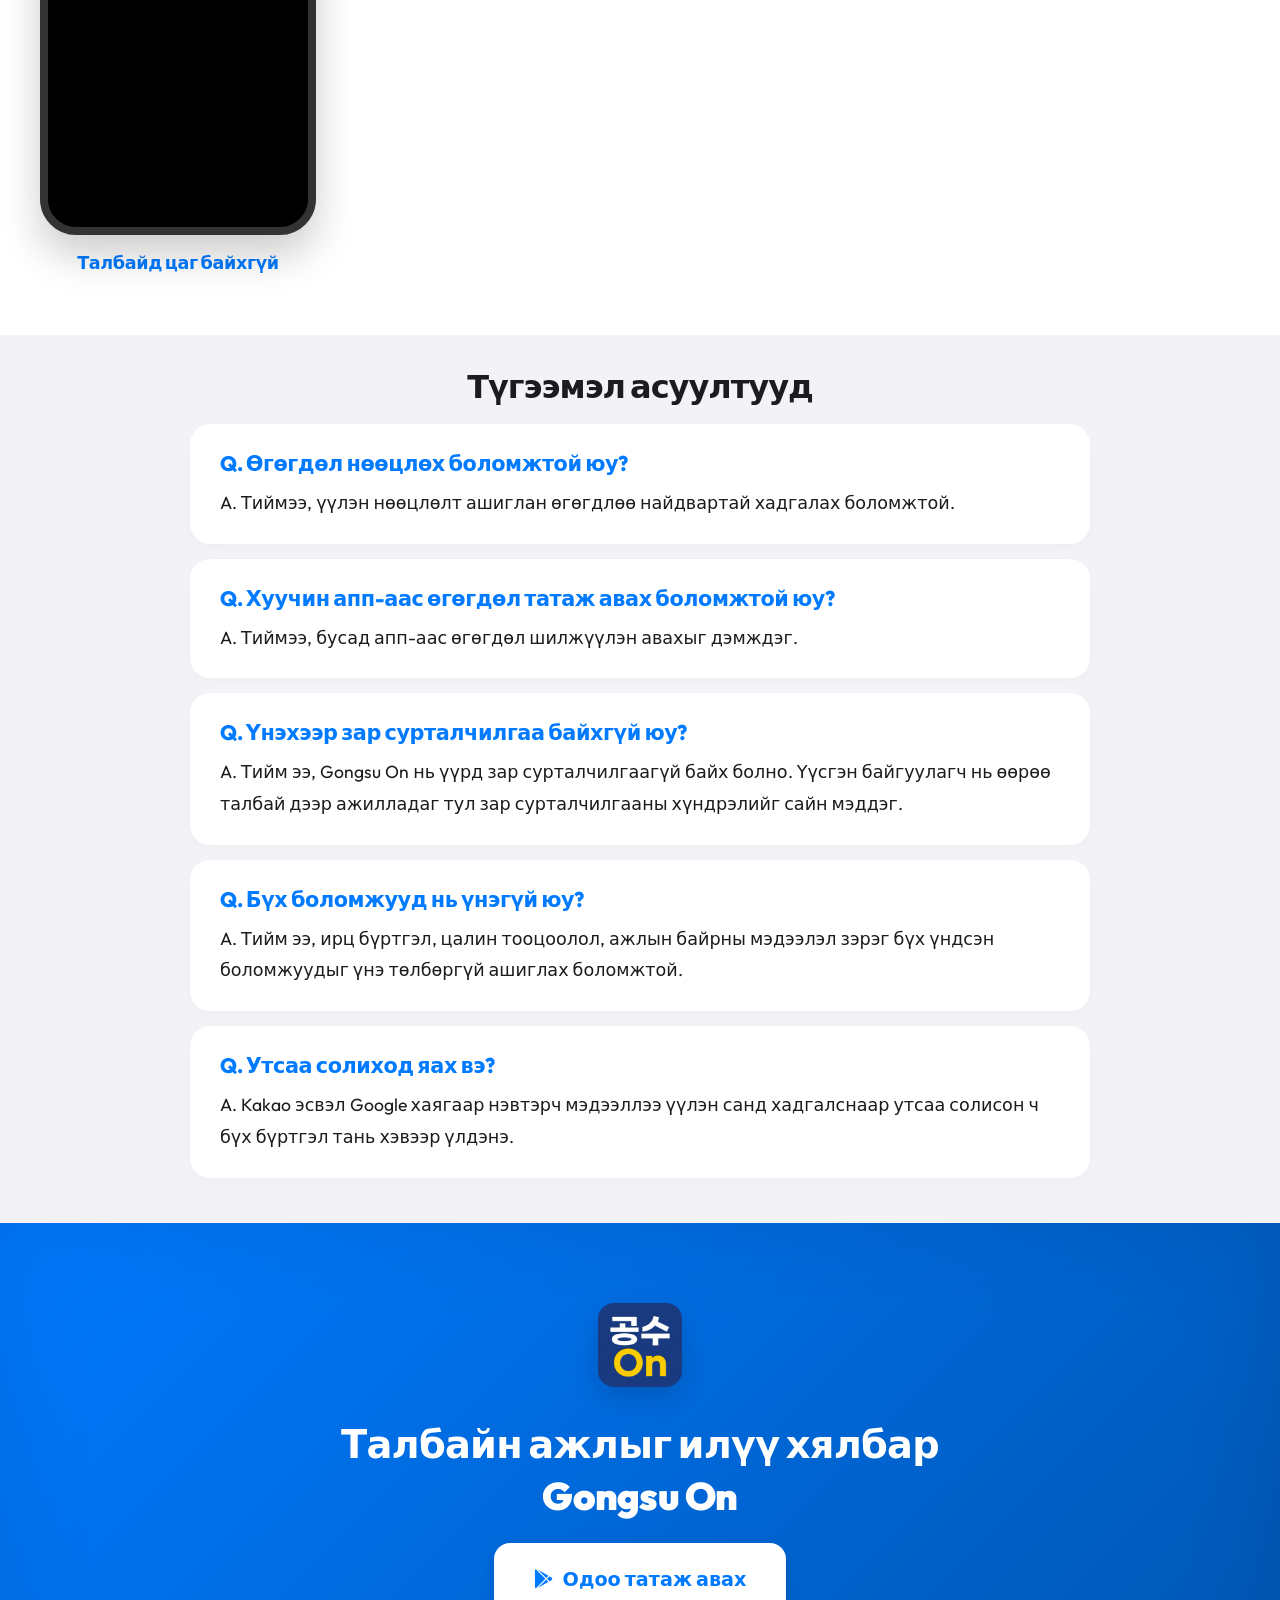
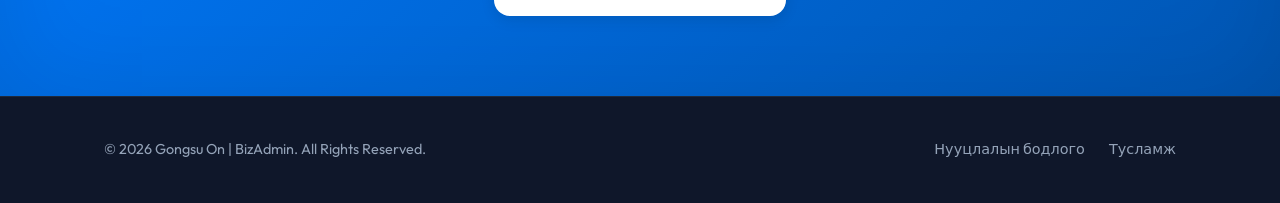
<file: mn/index.html>
<!DOCTYPE html>
<html lang="mn">

<head>
    <meta charset="UTF-8">
    <meta name="viewport" content="width=device-width, initial-scale=1.0">

    <!-- SEO Meta Tags -->
    <title>Талбайн ажлыг илүү хялбар, зар сурталчилгаагүй Gongsu On - Ухаалаг апп</title>
    <meta name="description" content="Зар сурталчилгаагүй хамгийн хялбар ирц бүртгэлийн апп! Том үсэг, хурдан оруулах, бодит цагийн татвар тооцоолол। Gongsu On।">
    <meta name="keywords" content="ирц тооцоолуур, ирцийн хүснэгт, барилгын талбайн апп, өдрийн цалин тооцоолох, ирц бүртгэл, талбайн менежмент, зар сурталчилгаагүй апп, Gongsu On, ирцийн хуанли">
    <link rel="canonical" href="https://gongsuon.bizadmin.co.kr/mn/">
    <link rel="alternate" hreflang="ko" href="https://gongsuon.bizadmin.co.kr/">
    <link rel="alternate" hreflang="zh" href="https://gongsuon.bizadmin.co.kr/cn/">
    <link rel="alternate" hreflang="vi" href="https://gongsuon.bizadmin.co.kr/vn/">
    <link rel="alternate" hreflang="mn" href="https://gongsuon.bizadmin.co.kr/mn/">
    <link rel="alternate" hreflang="ru" href="https://gongsuon.bizadmin.co.kr/ru/">
    <link rel="alternate" hreflang="x-default" href="https://gongsuon.bizadmin.co.kr/">
    <link rel="icon" href="../assets/images/icon.png" type="image/png">
    <link rel="apple-touch-icon" href="../assets/images/icon.png">

    <!-- Open Graph / Facebook -->
    <meta property="og:type" content="website">
    <meta property="og:url" content="https://gongsuon.bizadmin.co.kr/mn/">
    <meta property="og:title" content="Талбайн ажлыг илүү хялбар, зар сурталчилгаагүй Gongsu On">
    <meta property="og:description" content="Зар сурталчилгаагүй хамгийн хялбар ирц бүртгэлийн апп! Том үсэг, хурдан оруулах, бодит цагийн татвар тооцоолол।">
    <meta property="og:image" content="https://gongsuon.bizadmin.co.kr/assets/images/og-image.png">

    <!-- Twitter -->
    <meta property="twitter:card" content="summary_large_image">
    <meta property="twitter:url" content="https://gongsuon.bizadmin.co.kr/mn/">
    <meta property="twitter:title" content="Талбайн ажлыг илүү хялбар, зар сурталчилгаагүй Gongsu On">
    <meta property="twitter:description" content="Зар сурталчилгаагүй хамгийн хялбар ирц бүртгэлийн апп! Том үсэг, хурдан оруулах, бодит цагийн татвар тооцоолол।">
    <meta property="twitter:image" content="https://gongsuon.bizadmin.co.kr/assets/images/og-image.png">

    <!-- Structured Data (JSON-LD) -->
    <script type="application/ld+json">
    {
      "@context": "https://schema.org",
      "@type": "SoftwareApplication",
      "name": "Gongsu On",
      "operatingSystem": "ANDROID",
      "applicationCategory": "BusinessApplication",
      "offers": {
        "@type": "Offer",
        "price": "0",
        "priceCurrency": "KRW"
      },
      "aggregateRating": {
        "@type": "AggregateRating",
        "ratingValue": "5.0",
        "ratingCount": "100"
      }
    }
    </script>
    <script type="application/ld+json">
    {
      "@context": "https://schema.org",
      "@type": "FAQPage",
      "mainEntity": [{
        "@type": "Question",
        "name": "Үнэхээр зар сурталчилгаа байхгүй юу?",
        "acceptedAnswer": {
          "@type": "Answer",
          "text": "Тийм ээ, Gongsu On нь үүрд зар сурталчилгаагүй байх болно। Үүсгэн байгуулагч нь өөрөө талбай дээр ажилладаг тул зар сурталчилгааны хүндрэлийг сайн мэддэг।"
        }
      },
      {
        "@type": "Question",
        "name": "Бүх боломжууд нь үнэгүй юу?",
        "acceptedAnswer": {
          "@type": "Answer",
          "text": "Тийм ээ, ирц бүртгэл, цалин тооцоолол, ажлын байрны мэдээлэл зэрэг бүх үндсэн боломжуудыг үнэ төлбөргүй ашиглах боломжтой।"
        }
      },
      {
        "@type": "Question",
        "name": "Утсаа солиход яах вэ?",
        "acceptedAnswer": {
          "@type": "Answer",
          "text": "Kakao эсвэл Google хаягаар нэвтэрч мэдээллээ үүлэн санд хадгалснаар утсаа солисон ч бүх бүртгэл тань хэвээр үлдэнэ।"
        }
      }]
    }
    </script>

    <link rel="stylesheet" href="https://cdnjs.cloudflare.com/ajax/libs/font-awesome/6.4.0/css/all.min.css">
    <link rel="stylesheet" href="../assets/css/style.css">
    <style>
        :root {
            --primary: #007AFF;
            --primary-dark: #0056b3;
            --secondary: #FFD700;
            --danger: #FF3B30;
            --text-dark: #1C1C1E;
            --text-gray: #8E8E93;
            --bg-light: #F2F2F7;
            --card-shadow: 0 10px 30px rgba(0, 0, 0, 0.08);
        }



        /* Hero */
        .hero {
            background: linear-gradient(180deg, #fff 0%, var(--bg-light) 100%);
            padding: 30px 0;
            text-align: center;
        }

                .hero h1 {
            margin-bottom: 2rem;
            line-height: 1.1;
            letter-spacing: -2px;
        }

        .hero h1 .sub-title {
            font-size: 1.2rem;
            font-weight: 600;
            color: var(--primary);
            display: block;
            margin-bottom: 12px;
            letter-spacing: 2px;
        }

        .hero h1 .main-title {
            font-size: 3.5rem;
            font-weight: 900;
            color: var(--text-dark);
            display: block;
        }

        .hero h1 .main-title span {
            color: var(--primary);
        }

        .no-ads-badge {
            display: inline-block;
            background-color: var(--secondary);
            color: var(--text-dark);
            font-size: 0.9rem;
            font-weight: 800;
            padding: 4px 12px;
            border-radius: 100px;
            vertical-align: middle;
            margin-bottom: 15px;
        }

        .hero p {
            font-size: 1.1rem;
            margin-bottom: 15px;
            color: var(--text-gray);
            max-width: 600px;
            margin-left: auto;
            margin-right: auto;
            font-weight: 500;
        }

        .download-btns {
            display: flex;
            justify-content: center;
            gap: 1rem;
            flex-wrap: wrap;
        }

        .btn {
            padding: 1.2rem 2.5rem;
            border-radius: 16px;
            font-weight: 800;
            text-decoration: none;
            transition: all 0.3s cubic-bezier(0.175, 0.885, 0.32, 1.275);
            display: inline-flex;
            align-items: center;
            gap: 10px;
            font-size: 1.2rem;
        }

        .btn-primary {
            background-color: var(--primary);
            color: #fff;
        }

        .btn-primary:hover {
            transform: translateY(-5px);
            box-shadow: 0 20px 40px rgba(0, 122, 255, 0.25);
        }

        /* Pain Points */
        .pain-points {
            padding: 30px 0;
            background-color: #fff;
        }

        .section-title {
            font-size: 2rem;
            margin-bottom: 1rem;
            font-weight: 900;
            text-align: center;
            letter-spacing: -1px;
        }

        .pain-grid {
            display: grid;
            grid-template-columns: repeat(auto-fit, minmax(280px, 1fr));
            gap: 20px;
        }

        .pain-card {
            background: var(--bg-light);
            padding: 20px;
            border-radius: 20px;
            text-align: left;
        }

        .pain-card h4 {
            font-size: 1.3rem;
            margin-bottom: 15px;
            display: flex;
            align-items: center;
            gap: 10px;
        }

        .pain-card i {
            color: var(--danger);
        }

        .pain-card p {
            color: var(--text-gray);
            font-size: 1.05rem;
        }

        /* Solution / Proof */
        .proof-section {
            padding: 50px 0;
            background-color: var(--bg-light);
        }

        .proof-item {
            display: flex;
            align-items: center;
            justify-content: center;
            gap: 80px;
            margin-bottom: 60px;
            max-width: 900px;
            margin-left: auto;
            margin-right: auto;
        }

        .proof-item:last-child {
            margin-bottom: 0;
        }

        .proof-item:nth-child(even) {
            flex-direction: row-reverse;
        }

        .proof-text {
            flex: 1;
        }

        .proof-text h3 {
            font-size: 1.8rem;
            font-weight: 900;
            margin-bottom: 10px;
            line-height: 1.2;
        }

        .proof-text p {
            font-size: 1.1rem;
            color: var(--text-gray);
            margin-bottom: 20px;
        }

        .proof-img {
            width: 100%;
            max-width: 310px;
            border-radius: 32px;
            box-shadow: 0 20px 40px rgba(0, 0, 0, 0.12);
            overflow: hidden;
            transition: transform 0.5s ease;
            background-color: #fff;
            border: 6px solid #333;
        }

        .proof-img:hover {
            transform: scale(1.02);
        }

        .proof-img img {
            width: 100%;
            display: block;
        }

        /* Features */
        .features {
            padding: 30px 0;
        }

        .feature-grid {
            display: grid;
            grid-template-columns: repeat(auto-fit, minmax(320px, 1fr));
            gap: 30px;
        }

        .feature-card {
            background: #fff;
            padding: 25px;
            border-radius: 24px;
            box-shadow: var(--card-shadow);
            transition: all 0.3s;
            border: 1px solid rgba(0, 0, 0, 0.03);
        }

        .feature-card:hover {
            transform: translateY(-10px);
            box-shadow: 0 30px 60px rgba(0, 122, 255, 0.1);
        }

        .feature-card i {
            font-size: 2.5rem;
            color: var(--primary);
            margin-bottom: 25px;
            display: block;
        }

        .feature-card h3 {
            font-size: 1.6rem;
            margin-bottom: 15px;
            font-weight: 800;
        }

        .feature-card p {
            color: var(--text-gray);
            font-size: 1.1rem;
            line-height: 1.5;
        }

        /* FAQ */
        .faq {
            background-color: var(--bg-light);
            padding: 30px 0;
        }

        .faq-container {
            max-width: 900px;
            margin: 0 auto;
        }

        .faq-item {
            margin-bottom: 15px;
            background: #fff;
            padding: 25px 30px;
            border-radius: 20px;
            box-shadow: 0 4px 12px rgba(0, 0, 0, 0.02);
        }

        .faq-item h4 {
            color: var(--primary);
            margin-bottom: 10px;
            font-size: 1.3rem;
            font-weight: 800;
        }

        .faq-item p {
            color: var(--text-dark);
            font-size: 1.1rem;
        }



        /* 비디오 섹션 스타일 */
        .video-section {
            background-color: #fff;
            padding: 60px 20px;
        }

        .video-grid {
            display: grid;
            grid-template-columns: repeat(4, 1fr);
            gap: 2rem;
            max-width: 1200px;
            margin: 0 auto;
            justify-items: center;
        }

        @media (max-width: 1200px) {
            .video-grid {
                grid-template-columns: repeat(2, 1fr);
            }
        }

        @media (max-width: 680px) {
            .video-grid {
                grid-template-columns: 1fr;
            }
        }

        .video-card {
            width: 100%;
            max-width: 315px;
            background: #000;
            border-radius: 36px;
            padding: 4px;
            box-shadow: 0 20px 40px rgba(0,0,0,0.2);
            border: 8px solid #333;
            aspect-ratio: 9/16;
            position: relative;
            overflow: hidden;
        }

        .video-card iframe {
            width: 100%;
            height: 100%;
            border-radius: 28px;
            border: none;
        }

        .video-info {
            text-align: center;
            margin-top: 1rem;
        }

        .video-info h4 {
            font-size: 1.1rem;
            color: var(--primary);
        }

        @media (max-width: 768px) {
            .hero h1 {
                font-size: 2.5rem;
            }

            .hero p {
                font-size: 1.1rem;
            }

            .section-title {
                font-size: 2.2rem;
            }

            .proof-item {
                flex-direction: column-reverse !important;
                text-align: center;
                gap: 30px;
                margin-bottom: 50px;
            }

            .proof-item:nth-child(even) {
                flex-direction: column-reverse !important;
            }

            .proof-text {
                width: 100%;
            }

            .proof-img {
                margin: 0 auto;
                max-width: 260px;
            }
        }
    </style>
</head>

<body>

    <header>
        <div class="container">
            <a href="../index.html" class="logo-text" aria-label="Gongsu On Нүүр хуудас">
                <img src="../assets/images/icon.png" alt="Gongsu On Logo" class="logo-img">
                <span class="logo-name">Gongsu On</span>
            </a>
            <nav class="nav-menu">
                <a href="../intro.html" class="nav-item">Апп танилцуулга</a>
                <a href="../guide.html" class="nav-item">Хэрэглэх заавар</a>
                <a href="../story.html" class="nav-item">Хөгжүүлэлтийн түүх</a>
                <a href="../blog.html" class="nav-item">Блог</a>
                <a href="#faq" class="nav-item">Асуулт, хариулт</a>
                <a href="#final-cta" class="nav-item nav-download">Татах</a>
            </nav>
            <div class="header-right">
                <div class="lang-switcher">
                    <button class="lang-btn" aria-label="Select Language">
                        <i class="fas fa-globe"></i> <span>Монгол</span> <i class="fas fa-chevron-down"></i>
                    </button>
                    <div class="lang-dropdown">
                        <a href="../index.html" title="한국어">🇰🇷 한국어</a>
                        <a href="../cn/index.html" title="中文">🇨🇳 中文</a>
                        <a href="../vn/index.html" title="Tiếng Việt">🇻🇳 Tiếng Việt</a>
                        <a href="#" class="active" title="Монгол">🇲🇳  Монгол</a>
                        <a href="../ru/index.html" title="Русский">🇷🇺 Русский</a>
                    </div>
                </div>
                <button class="menu-toggle" aria-label="Цэс нээх">
                    <i class="fas fa-bars"></i>
                </button>
            </div>
        </div>
    </header>

    <main>
        <section class="hero">
            <div class="container">
                <h1>
                    <span class="no-ads-badge" style="background-color: var(--secondary); color: var(--text-dark); margin-bottom: 20px; vertical-align: middle;">Зар сурталчилгаагүй 100% үнэгүй</span>
                    <span class="sub-title" style="font-size: 1.6rem; font-weight: 700; color: var(--text-dark); display: block; margin-bottom: 10px; letter-spacing: -0.5px;">Талбайн ажлыг илүү хялбар болгох</span>
                    <span class="main-title" style="font-size: 3.8rem; font-weight: 900; display: block; line-height: 1.2;"><span>Gongsu On</span></span>
                </h1>
                <p>Gongsu On нь барилгын талбайн ажлын бүртгэл, цалингийн тооцоог хялбарчилдаг.</p>
                <div class="download-btns">
                    <a href="https://play.google.com/store/apps/details?id=kr.co.bizadmin.gongsuon" class="btn-modern-download" target="_blank" rel="noopener noreferrer">
                        <i class="fab fa-google-play"></i> <span>Gongsu On татах</span>
                    </a>
                </div>
            </div>
        </section>

        <section style="background-color: #fff; padding: 20px 0; border-bottom: 1px solid var(--bg-light);">
            <div class="container" style="text-align: center;">
                <p style="font-weight: 900; font-size: 1.25rem; color: var(--primary); line-height: 1.4;">
                    Gongsu On нь зар сурталчилгаагүйгээр ажлын бүртгэл болон өдрийн ажилчдын мэдээллийг удирдах боломжтой апп юм.
                </p>
            </div>
        </section>

        <section class="pain-points">
            <div class="container">
                <h2 class="section-title">Талбайн ажлын хүндрэлийг одоо тэвчих хэрэггүй!</h2>
                <div class="pain-grid">
                    <div class="pain-card">
                        <h4><i class="fas fa-times-circle"></i> Ядаргаатай зар сурталчилгаа</h4>
                        <p>Ажил ихтэй үед ирцээ бүртгэх гэхээр дэлгэц дүүрэн зар гарч ирэх нь үнэхээр ядаргаатай байдаг уу?</p>
                    </div>
                    <div class="pain-card">
                        <h4><i class="fas fa-eye-slash"></i> Жижиг үсэг харахад хэцүү</h4>
                        <p>Ядарсан үед жижиг үсэг харах, мэдээлэл оруулах хэцүү байдаг уу?</p>
                    </div>
                    <div class="pain-card">
                        <h4><i class="fas fa-database"></i> Мэдээллээ алдах</h4>
                        <p>Утсаа солиход ирцийн бүх бүртгэл чинь устаж байсан уу? Одоо санаа зовох хэрэггүй.</p>
                    </div>
                </div>
            </div>
        </section>

        <section style="background-color: #F4F9FF; color: var(--text-dark); padding: 60px 0; text-align: center; border-top: 1px solid rgba(0, 122, 255, 0.08); border-bottom: 1px solid rgba(0, 122, 255, 0.08);">
            <div class="container">
                <h2 style="font-size: 2.2rem; font-weight: 900; margin-bottom: 20px; color: var(--primary);">Яагаад Gongsu On-ийг бүтээсэн бэ</h2>
                <p style="font-size: 1.5rem; font-weight: 700; line-height: 1.6; margin-bottom: 15px; color: var(--text-dark);">
                    "Талбай дээр хамгийн гол нь хурдан бүртгэх явдал юм."
                </p>
                <p style="font-size: 1.25rem; font-weight: 500; color: var(--text-gray); max-width: 800px; margin: 0 auto;">
                    Бид бүх зар сурталчилгаа болон төвөгтэй дэлгэцүүдийг хассан.<br>Зөвхөн талбайн бодит хэрэглээнд <b style="color: var(--primary);">анхаарлаа хандуулсан</b>.
                </p>
            </div>
        </section>

        <section class="comparison" style="padding: 40px 0; background-color: #fff;">
            <div class="container">
                <h2 class="section-title">Яагаад Gongsu On гэж?</h2>
                <div style="max-width: 700px; margin: 0 auto; overflow: hidden; border-radius: 20px; box-shadow: 0 10px 30px rgba(0,0,0,0.05); border: 1px solid var(--bg-light);">
                    <table style="width: 100%; border-collapse: collapse; background-color: #fff; text-align: center; font-size: 1.1rem;">
                        <thead>
                            <tr style="background-color: var(--bg-light); color: var(--text-dark);">
                                <th style="padding: 20px; border-bottom: 2px solid #ddd;">Төрөл</th>
                                <th style="padding: 20px; border-bottom: 2px solid #ddd;">Бусад апп</th>
                                <th style="padding: 20px; border-bottom: 2px solid var(--primary); color: var(--primary); font-weight: 900;">Gongsu On</th>
                            </tr>
                        </thead>
                        <tbody>
                            <tr>
                                <td style="padding: 15px; border-bottom: 1px solid #eee; font-weight: 600;">Зар</td>
                                <td style="padding: 15px; border-bottom: 1px solid #eee; color: var(--text-gray);">Их зартай</td>
                                <td style="padding: 15px; border-bottom: 1px solid #eee; color: var(--primary); font-weight: 800;">Заргүй</td>
                            </tr>
                            <tr>
                                <td style="padding: 15px; border-bottom: 1px solid #eee; font-weight: 600;">Үсэг</td>
                                <td style="padding: 15px; border-bottom: 1px solid #eee; color: var(--text-gray);">Жижиг</td>
                                <td style="padding: 15px; border-bottom: 1px solid #eee; color: var(--primary); font-weight: 800;">Том</td>
                            </tr>
                            <tr>
                                <td style="padding: 15px; border-bottom: 1px solid #eee; font-weight: 600;">Хурд</td>
                                <td style="padding: 15px; border-bottom: 1px solid #eee; color: var(--text-gray);">Удаан</td>
                                <td style="padding: 15px; border-bottom: 1px solid #eee; color: var(--primary); font-weight: 800;">Хурдан</td>
                            </tr>
                            <tr>
                                <td style="padding: 15px; font-weight: 600;">Өгөгдөл</td>
                                <td style="padding: 15px; color: var(--text-gray);">Найдваргүй</td>
                                <td style="padding: 15px; color: var(--primary); font-weight: 800;">Үүлэн нөөцлөлт</td>
                            </tr>
                        </tbody>
                    </table>
                </div>
            </div>
        </section>

        <section class="proof-section">
            <div class="container">
                <div class="proof-item">
                    <div class="proof-text">
                        <h3>Зар сурталчилгаагүй, хялбар</h3>
                        <p>Gongsu On нь ямар ч зар сурталчилгаагүй. Энэ нь талбай дээр ажилладаг ажилчдад зориулан бүтээгдсэн апп юм.</p>
                    </div>
                    <div class="proof-img">
                        <img src="../assets/images/screenshot_calendar.png" alt="Зар сурталчилгаагүй дэлгэц">
                    </div>
                </div>

                <div class="proof-item">
                    <div class="proof-text">
                        <h3>Том үсэг, ганц товшилт</h3>
                        <p>Gongsu On нь ядарсан үед ч алдаагүй, хурдан мэдээлэл оруулах боломжийг олгоно.</p>
                    </div>
                    <div class="proof-img">
                        <img src="../assets/images/screenshot_input.png" alt="Хурдан оруулах дэлгэц">
                    </div>
                </div>

                <div class="proof-item">
                    <div class="proof-text">
                        <h3>Бодит цалингаа шууд харах</h3>
                        <p>Gongsu On нь энэ сард гар дээр авах бодит цалин тань хэд болохыг шууд тооцоолж харуулна.</p>
                    </div>
                    <div class="proof-img">
                        <img src="../assets/images/screenshot_tax.png" alt="Татвар тооцох дэлгэц">
                    </div>
                </div>

                <div class="proof-item">
                    <div class="proof-text">
                        <h3>Мэдээлэл нөөцлөх, шилжүүлэхэд хялбар</h3>
                        <p>Утас солих эсвэл гээсэн ч санаа зоволтгүй! Клауд нөөцлөлт болон хуучин ажлын хоногийн аппын мэдээллийг хялбархан оруулж ирэхийг дэмждэг.</p>
                    </div>
                    <div class="proof-img">
                        <img src="../assets/images/screenshot_data.png" alt="Дата нөөцлөлт болон импортлох дэлгэц">
                    </div>
                </div>
            </div>
        </section>

        <section class="features">
            <div class="container">
                <h2 class="section-title">Gongsu On-ийн илүү хүчирхэг боломжууд</h2>
                <div class="feature-grid">
                    <article class="feature-card">
                        <i class="fas fa-sync-alt"></i>
                        <h3>Датагаа найдвартай хадгалах</h3>
                        <p>Утсаа солисон ч бүртгэл хэвээрээ! Сошиал хаягаараа нэвтэрч датагаа үүлэн санд найдвартай хадгалаарай.</p>
                    </article>
                    <article class="feature-card">
                        <i class="fas fa-file-import"></i>
                        <h3>Датагаа хялбар шилжүүлэх</h3>
                        <p>Өөр ирцийн апп ашигладаг байсан уу? Санаа зоволтгүй, бүх мэдээллээ нэг дор импортлон авах боломжтой.</p>
                    </article>
                    <article class="feature-card">
                        <i class="fas fa-language"></i>
                        <h3>Гадаад найзуудтайгаа хамт</h3>
                        <p>Хятад, Вьетнам, Монгол, Орос хэлний дэмжлэгтэй тул гадаад ажилчид ч шууд ашиглах боломжтой.</p>
                    </article>
                </div>
            </div>
        </section>

        <section class="reviews" style="padding: 50px 0; background-color: var(--bg-light);">
            <div class="container">
                <h2 class="section-title">Хэрэглэгчдийн сэтгэгдэл</h2>
                <div style="display: grid; grid-template-columns: repeat(auto-fit, minmax(250px, 1fr)); gap: 20px;">
                    <div style="background: #fff; padding: 25px; border-radius: 20px; box-shadow: 0 4px 12px rgba(0,0,0,0.05);">
                        <p style="font-size: 1.1rem; font-weight: 700; margin-bottom: 15px; color: var(--primary);">"Зар сурталчилгаа байхгүй болохоор маш тухтай байна."</p>
                        <p style="color: var(--text-gray); font-size: 0.95rem;">- Ким ОО</p>
                    </div>
                    <div style="background: #fff; padding: 25px; border-radius: 20px; box-shadow: 0 4px 12px rgba(0,0,0,0.05);">
                        <p style="font-size: 1.1rem; font-weight: 700; margin-bottom: 15px; color: var(--primary);">"Үсэг нь том болохоор талбай дээр харахад амар байна."</p>
                        <p style="color: var(--text-gray); font-size: 0.95rem;">- Парк ОО</p>
                    </div>
                    <div style="background: #fff; padding: 25px; border-radius: 20px; box-shadow: 0 4px 12px rgba(0,0,0,0.05);">
                        <p style="font-size: 1.1rem; font-weight: 700; margin-bottom: 15px; color: var(--primary);">"Өгөгдөл шилжүүлэх амархан, маш их таалагдлаа!"</p>
                        <p style="color: var(--text-gray); font-size: 0.95rem;">- Чой ОО</p>
                    </div>
                    <div style="background: #fff; padding: 25px; border-radius: 20px; box-shadow: 0 4px 12px rgba(0,0,0,0.05);">
                        <p style="font-size: 1.1rem; font-weight: 700; margin-bottom: 15px; color: var(--primary);">"Тооцоолол маш үнэн зөв байна."</p>
                        <p style="color: var(--text-gray); font-size: 0.95rem;">- Ли ОО</p>
                    </div>
                </div>
            </div>
        </section>

        <section class="video-section">
            <h2 class="section-title">Gongsu On YouTube суваг</h2>
            <div class="video-grid">
                <!-- Video 1 (Shorts) -->
                <div class="video-item">
                    <div class="video-card">
                        <iframe loading="lazy" src="https://www.youtube.com/embed/T2AGgbpWkpI" title="Gongsu On танилцуулга богино бичлэг" allow="accelerometer; autoplay; clipboard-write; encrypted-media; gyroscope; picture-in-picture" allowfullscreen=""></iframe>
                    </div>
                    <div class="video-info">
                        <h4>Gongsu On танилцуулга богино бичлэг</h4>
                    </div>
                </div>
                <!-- Video 2 -->
                <div class="video-item">
                    <div class="video-card">
                        <iframe src="https://www.youtube.com/embed/Q60rTrWI8sE" title="Gongsu On App Guide 1" allow="accelerometer; autoplay; clipboard-write; encrypted-media; gyroscope; picture-in-picture" allowfullscreen=""></iframe>
                    </div>
                    <div class="video-info">
                        <h4>Зар сурталчилгаагүй Gongsu On</h4>
                    </div>
                </div>
                <!-- Video 3 -->
                <div class="video-item">
                    <div class="video-card">
                        <iframe src="https://www.youtube.com/embed/vVAQa6FYk2w" title="Gongsu On App Guide 2" allow="accelerometer; autoplay; clipboard-write; encrypted-media; gyroscope; picture-in-picture" allowfullscreen=""></iframe>
                    </div>
                    <div class="video-info">
                        <h4>Тохиромжтой Gongsu On</h4>
                    </div>
                </div>
                <!-- Video 4 -->
                <div class="video-item">
                    <div class="video-card">
                        <iframe loading="lazy" src="https://www.youtube.com/embed/tVm_gVzPil8" title="Gongsu On App Guide 3" allow="accelerometer; autoplay; clipboard-write; encrypted-media; gyroscope; picture-in-picture" allowfullscreen=""></iframe>
                    </div>
                    <div class="video-info">
                        <h4>Олон хэлний дэмжлэгтэй Gongsu On</h4>
                    </div>
                </div>
                <!-- Video 5 -->
                <div class="video-item">
                    <div class="video-card">
                        <iframe loading="lazy" src="https://www.youtube.com/embed/oolmIWpYYhc" title="Gongsu On App Guide 4" allow="accelerometer; autoplay; clipboard-write; encrypted-media; gyroscope; picture-in-picture" allowfullscreen=""></iframe>
                    </div>
                    <div class="video-info">
                        <h4>Талбайд цаг байхгүй</h4>
                    </div>
                </div>
            </div>
        </section>

        <section class="faq" id="faq">
            <div class="container">
                <h2 class="section-title">Түгээмэл асуултууд</h2>
                <div class="faq-container">
                    <div class="faq-item">
                        <h4>Q. Өгөгдөл нөөцлөх боломжтой юу?</h4>
                        <p>A. Тиймээ, үүлэн нөөцлөлт ашиглан өгөгдлөө найдвартай хадгалах боломжтой.</p>
                    </div>
                    <div class="faq-item">
                        <h4>Q. Хуучин апп-аас өгөгдөл татаж авах боломжтой юу?</h4>
                        <p>A. Тиймээ, бусад апп-аас өгөгдөл шилжүүлэн авахыг дэмждэг.</p>
                    </div>
                    <div class="faq-item">
                        <h4>Q. Үнэхээр зар сурталчилгаа байхгүй юу?</h4>
                        <p>A. Тийм ээ, Gongsu On нь үүрд зар сурталчилгаагүй байх болно. Үүсгэн байгуулагч нь өөрөө талбай дээр ажилладаг тул зар сурталчилгааны хүндрэлийг сайн мэддэг.</p>
                    </div>
                    <div class="faq-item">
                        <h4>Q. Бүх боломжууд нь үнэгүй юу?</h4>
                        <p>A. Тийм ээ, ирц бүртгэл, цалин тооцоолол, ажлын байрны мэдээлэл зэрэг бүх үндсэн боломжуудыг үнэ төлбөргүй ашиглах боломжтой.</p>
                    </div>
                    <div class="faq-item">
                        <h4>Q. Утсаа солиход яах вэ?</h4>
                        <p>A. Kakao эсвэл Google хаягаар нэвтэрч мэдээллээ үүлэн санд хадгалснаар утсаа солисон ч бүх бүртгэл тань хэвээр үлдэнэ.</p>
                    </div>
                </div>
            </div>
        </section>

        <section class="cta-section" id="final-cta">
            <div class="container">
                <img src="../assets/images/icon.png" alt="Gongsu On Logo" class="cta-logo">
                <h2>Талбайн ажлыг илүү хялбар<br>Gongsu On</h2>
                <a href="https://play.google.com/store/apps/details?id=kr.co.bizadmin.gongsuon" class="btn btn-white">
                    <i class="fab fa-google-play"></i> Одоо татаж авах
                </a>
            </div>
        </section>
    </main>

    <footer class="footer">
        <div class="container">
            <p>&copy; 2026 Gongsu On | BizAdmin. All Rights Reserved.</p>
            <nav class="footer-links">
                <a href="../privacy.html">Нууцлалын бодлого</a>
                <a href="mailto:admin.bizadmin@google.com">Тусламж</a>
            </nav>
        </div>
    </footer>

    <script>
        const menuToggle = document.querySelector('.menu-toggle');
        const navMenu = document.querySelector('.nav-menu');

        menuToggle.addEventListener('click', () => {
            navMenu.classList.toggle('active');
            const icon = menuToggle.querySelector('i');
            if (navMenu.classList.contains('active')) {
                icon.classList.remove('fa-bars');
                icon.classList.add('fa-times');
            } else {
                icon.classList.remove('fa-times');
                icon.classList.add('fa-bars');
            }
        });
    </script>
</body>

</html>
</file>
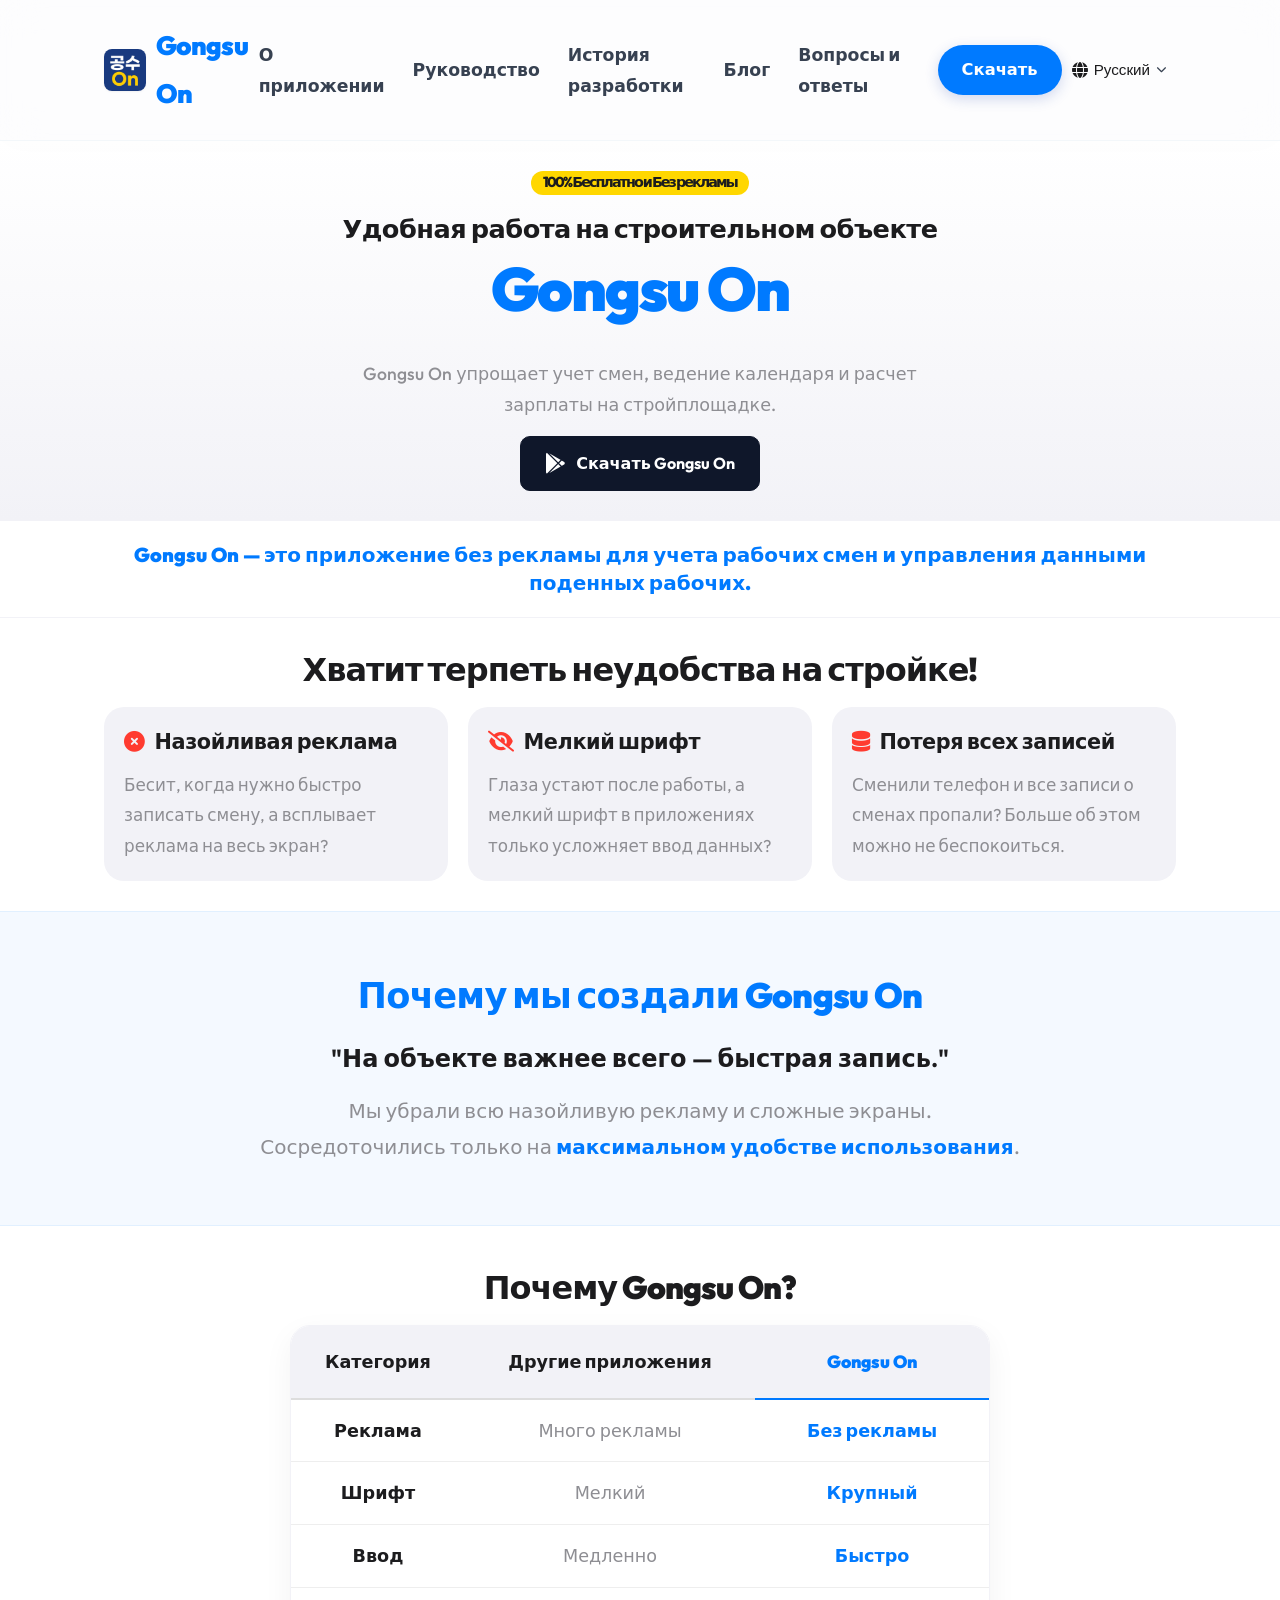
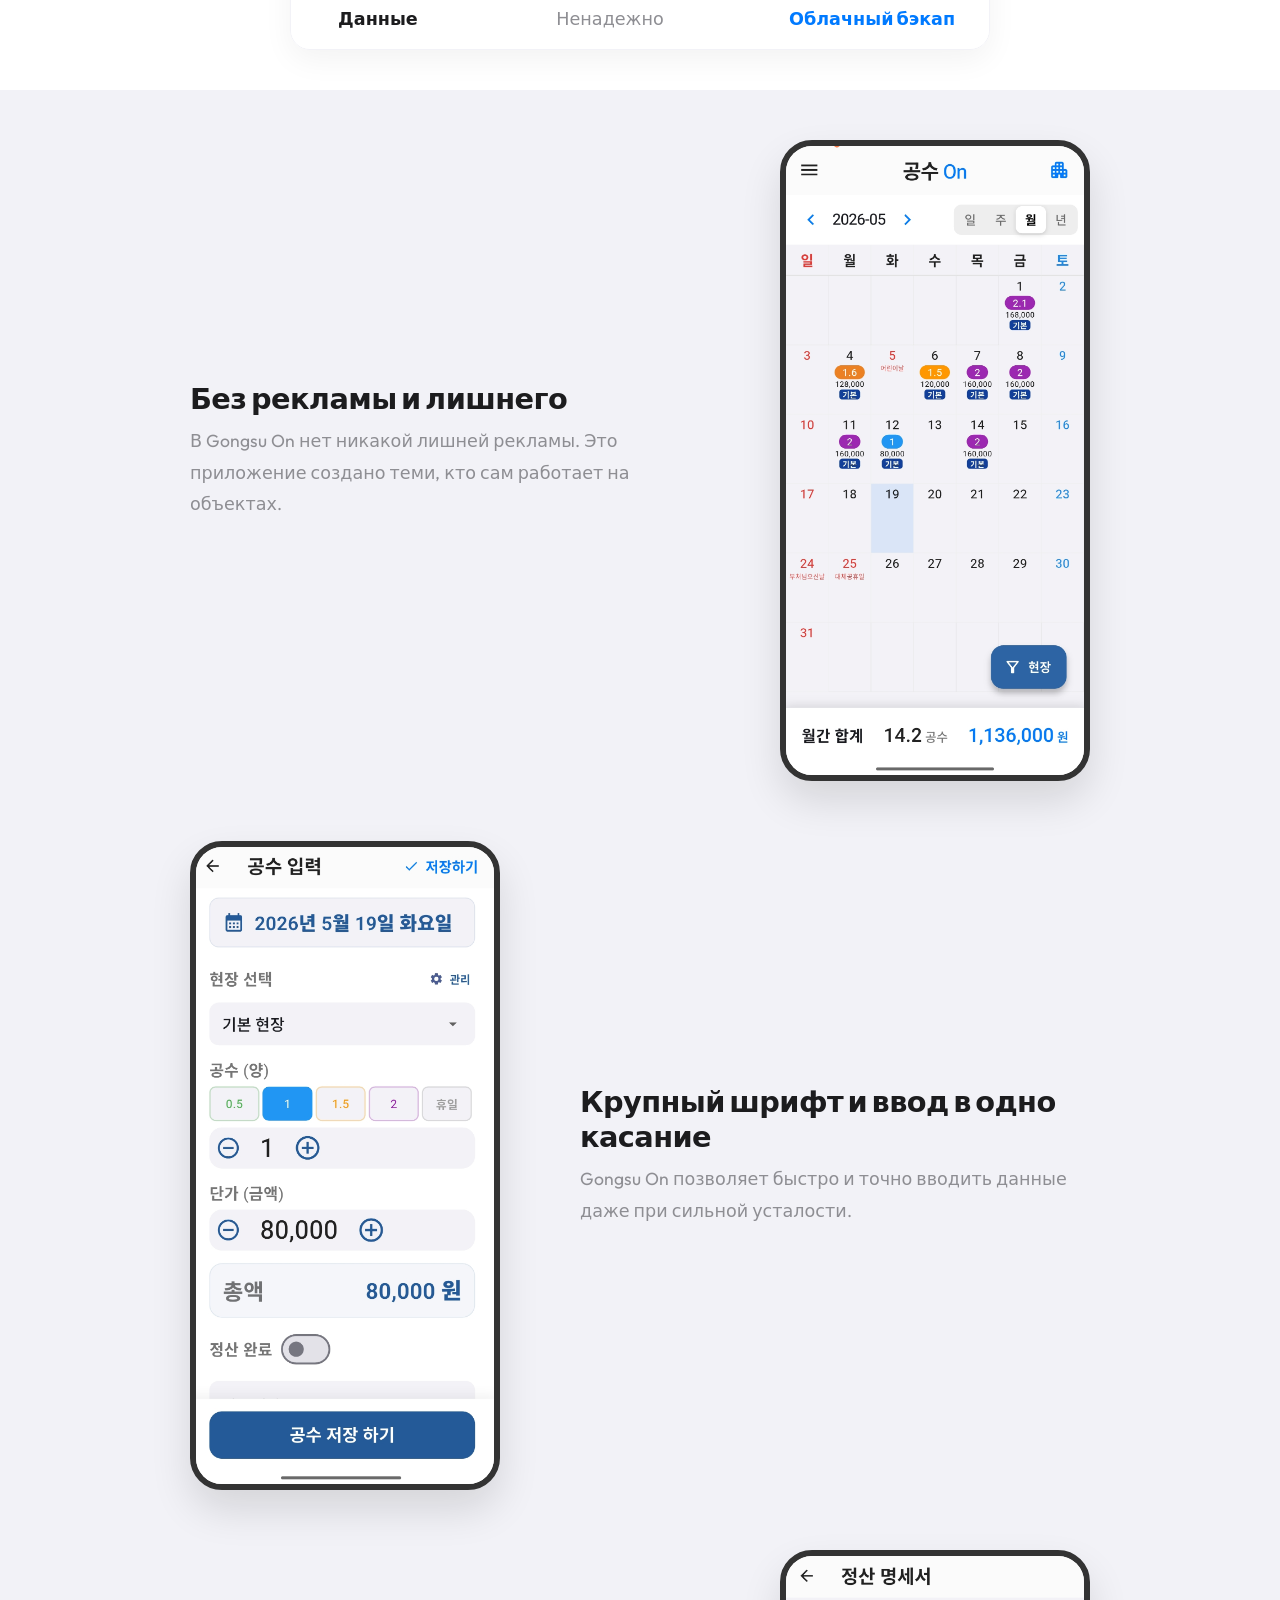
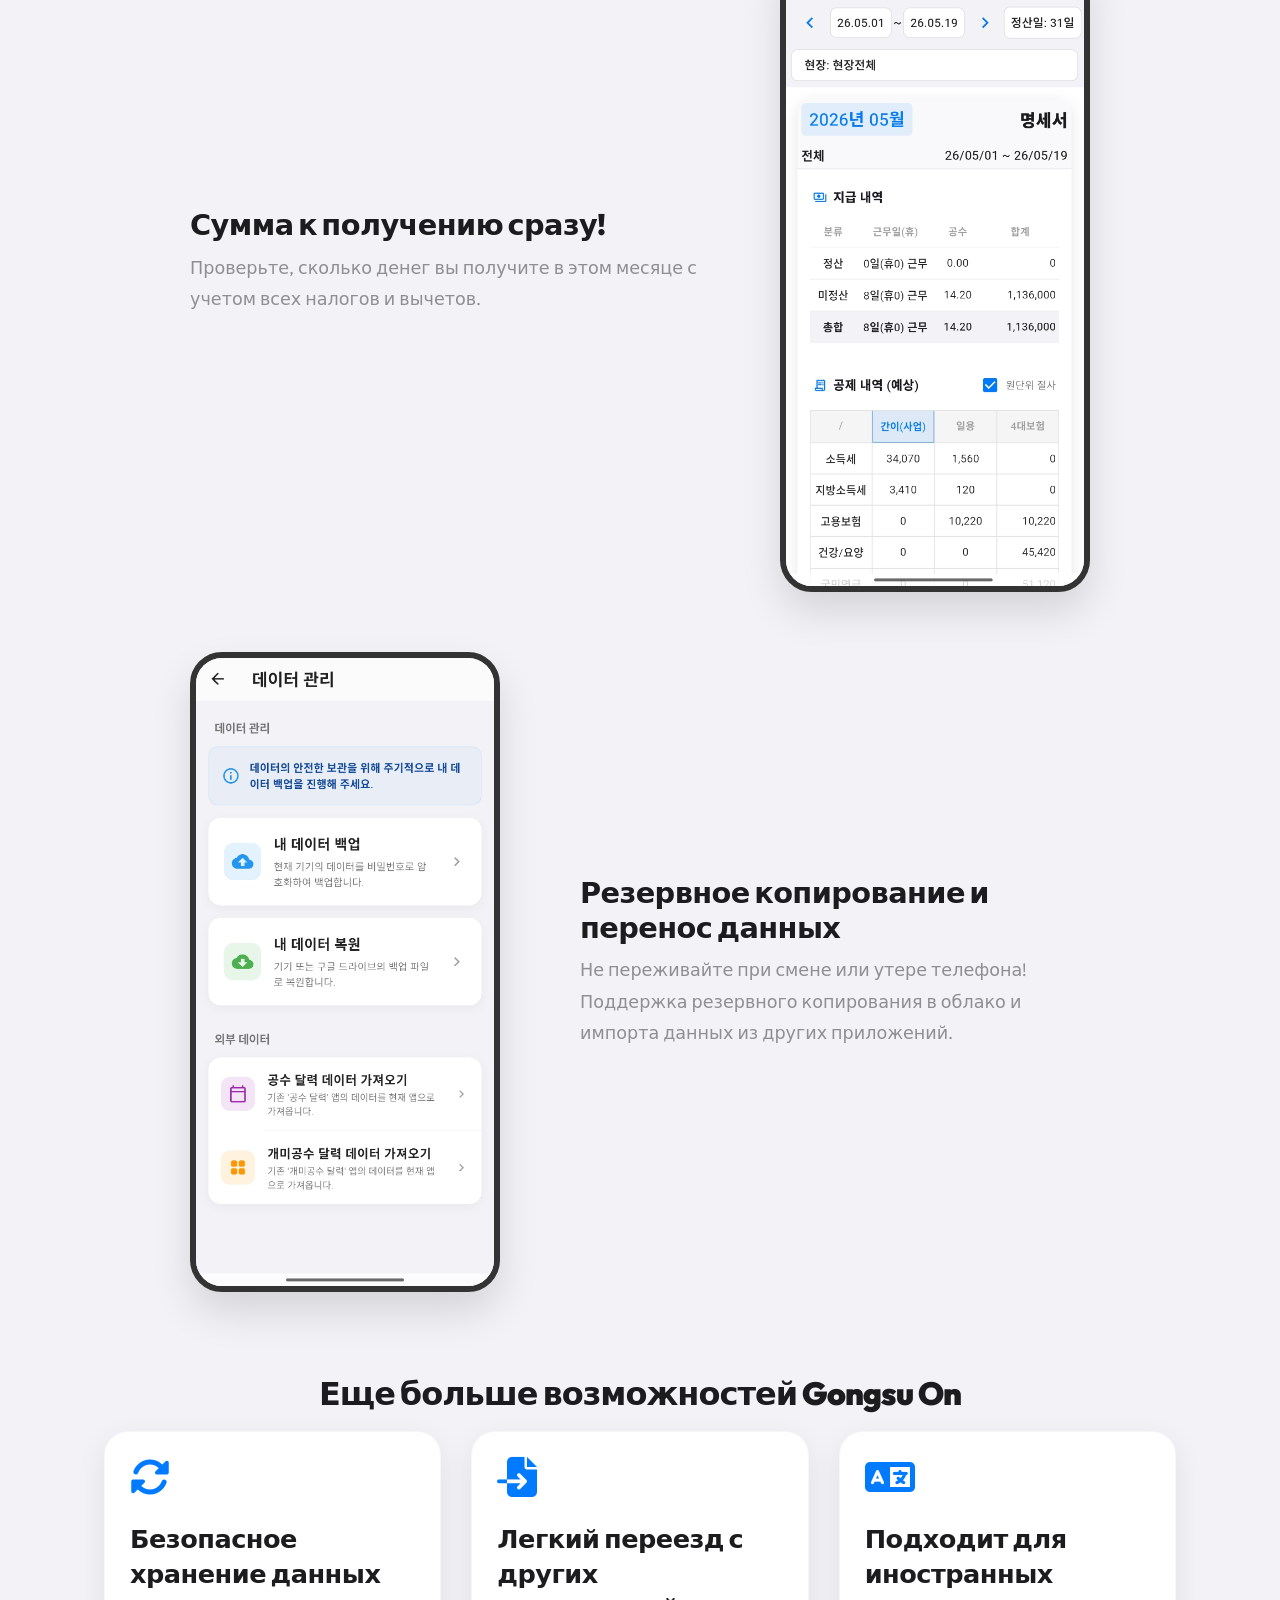
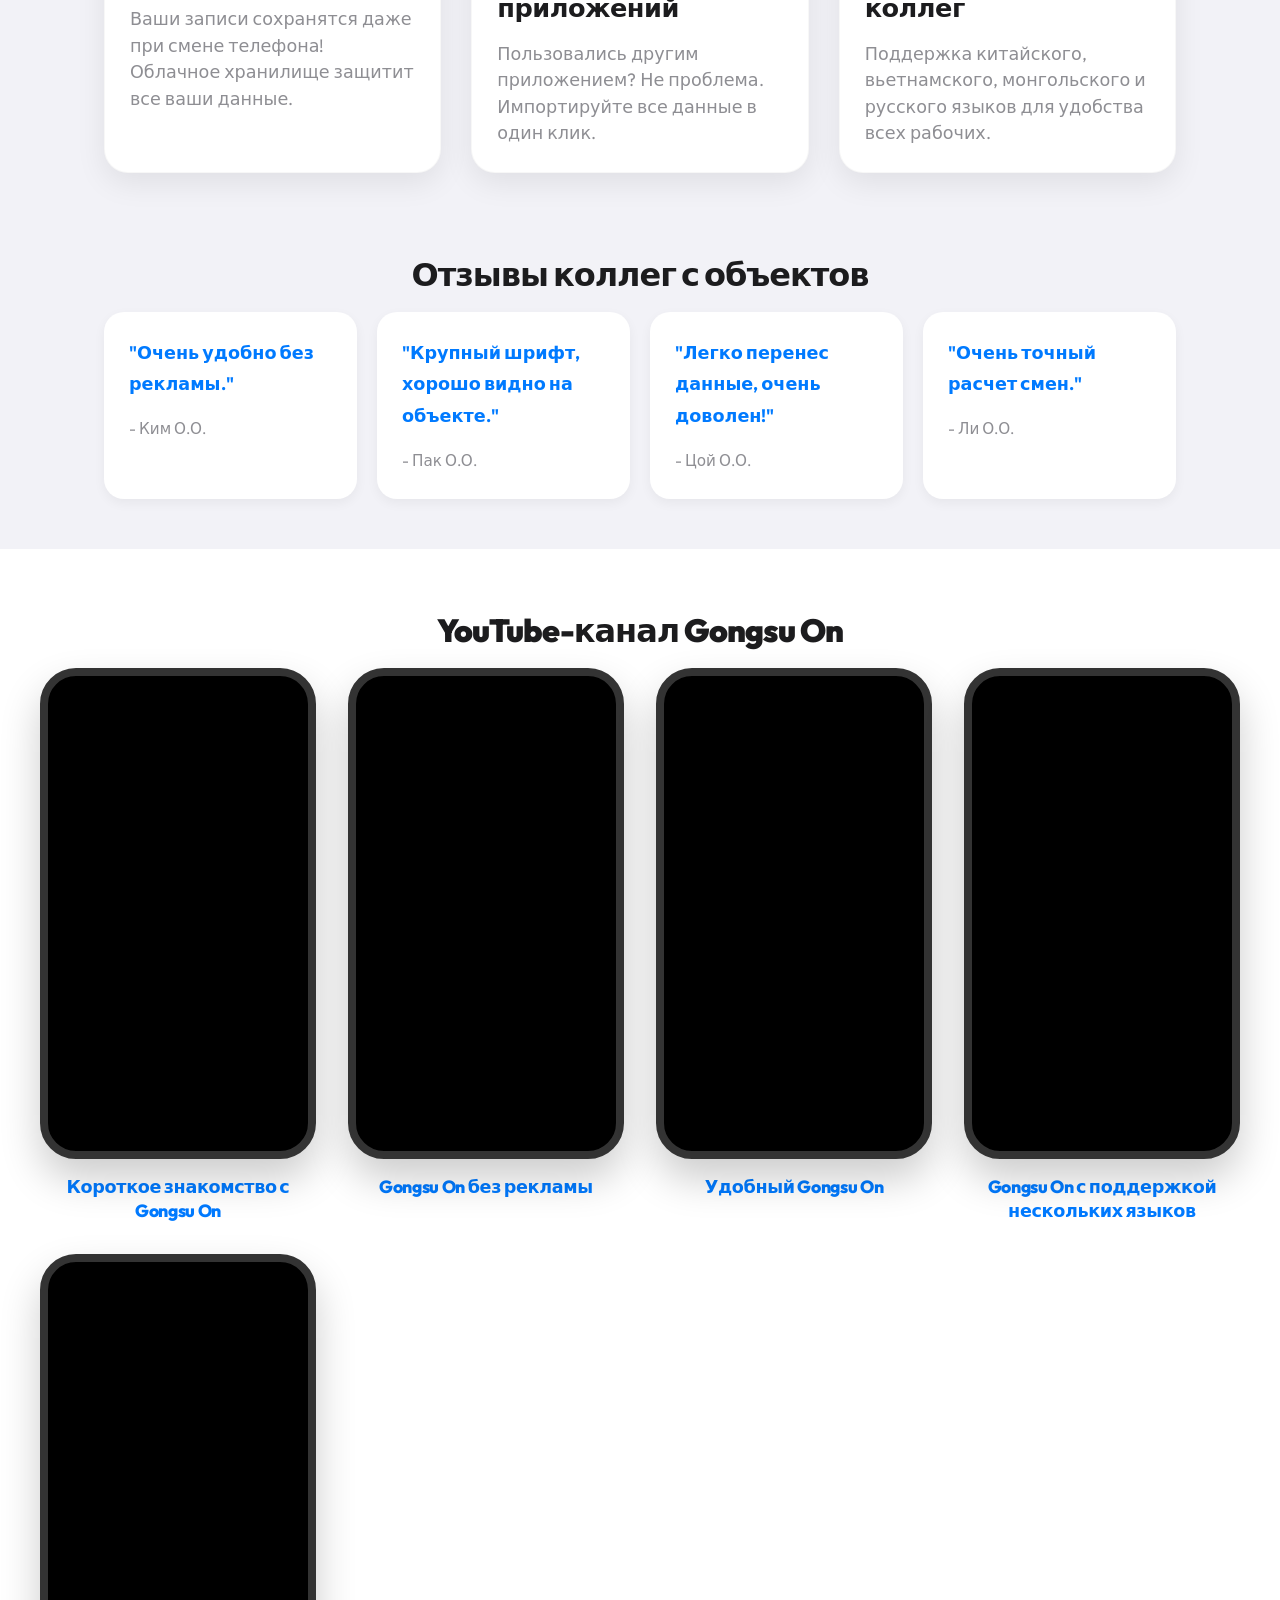
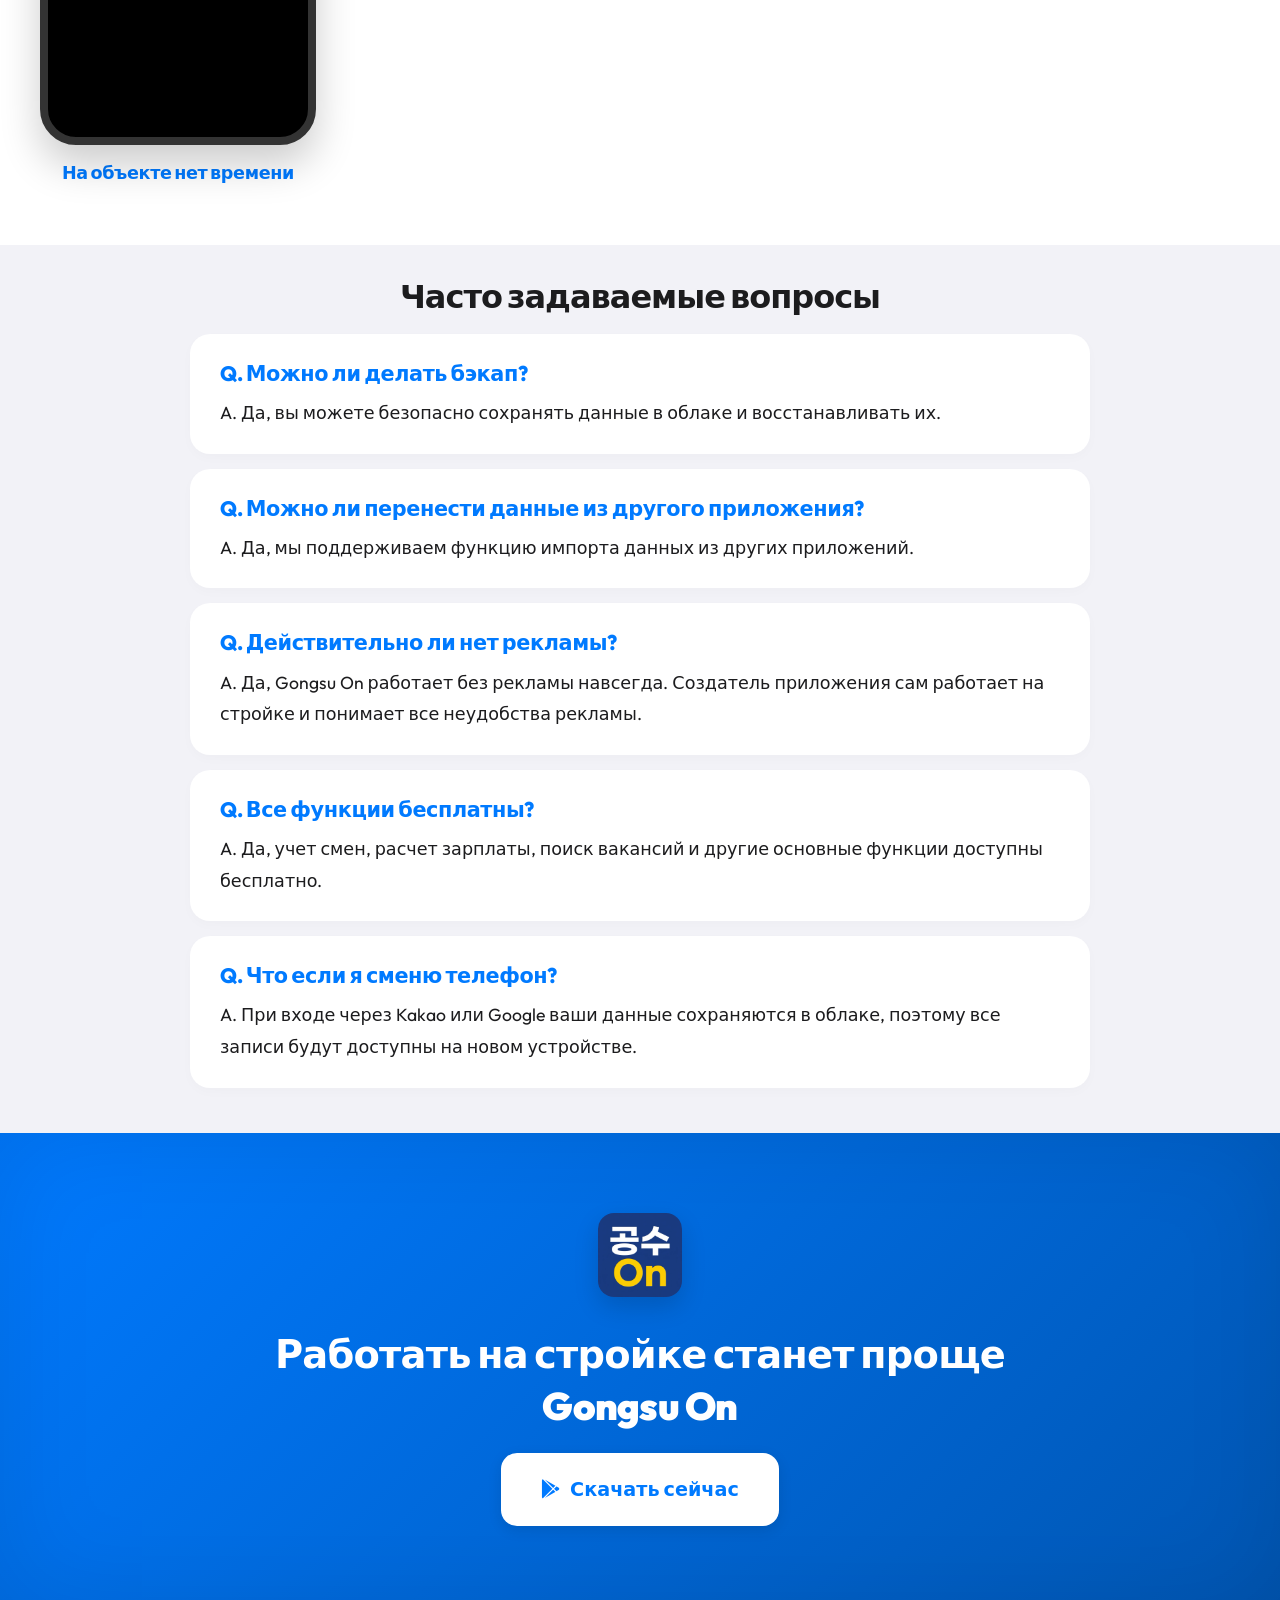
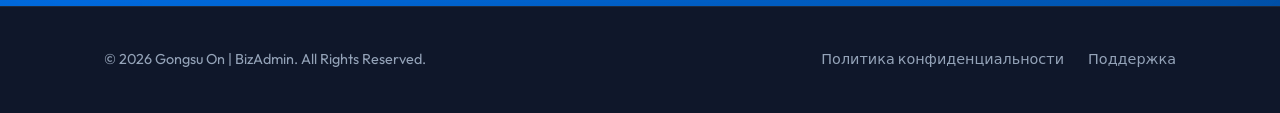
<file: ru/index.html>
<!DOCTYPE html>
<html lang="ru">

<head>
    <meta charset="UTF-8">
    <meta name="viewport" content="width=device-width, initial-scale=1.0">

    <!-- SEO Meta Tags -->
    <title>Работать на стройке станет проще с Gongsu On — без рекламы и забот</title>
    <meta name="description" content="Самое удобное приложение для учета рабочего времени без рекламы! Крупный шрифт, быстрый ввод, расчет налогов в реальном времени. Gongsu On.">
    <meta name="keywords" content="калькулятор смен, учет рабочего времени, приложение для стройки, расчет зарплаты, табель, управление объектами, приложение без рекламы, Gongsu On, календарь смен">
    <link rel="canonical" href="https://gongsuon.bizadmin.co.kr/ru/">
    <link rel="alternate" hreflang="ko" href="https://gongsuon.bizadmin.co.kr/">
    <link rel="alternate" hreflang="zh" href="https://gongsuon.bizadmin.co.kr/cn/">
    <link rel="alternate" hreflang="vi" href="https://gongsuon.bizadmin.co.kr/vn/">
    <link rel="alternate" hreflang="mn" href="https://gongsuon.bizadmin.co.kr/mn/">
    <link rel="alternate" hreflang="ru" href="https://gongsuon.bizadmin.co.kr/ru/">
    <link rel="alternate" hreflang="x-default" href="https://gongsuon.bizadmin.co.kr/">
    <link rel="icon" href="../assets/images/icon.png" type="image/png">
    <link rel="apple-touch-icon" href="../assets/images/icon.png">

    <!-- Open Graph / Facebook -->
    <meta property="og:type" content="website">
    <meta property="og:url" content="https://gongsuon.bizadmin.co.kr/ru/">
    <meta property="og:title" content="Работать на стройке станет проще с Gongsu On">
    <meta property="og:description" content="Самое удобное приложение для учета рабочего времени без рекламы! Крупный шрифт, быстрый ввод, расчет налогов.">
    <meta property="og:image" content="https://gongsuon.bizadmin.co.kr/assets/images/og-image.png">

    <!-- Twitter -->
    <meta property="twitter:card" content="summary_large_image">
    <meta property="twitter:url" content="https://gongsuon.bizadmin.co.kr/ru/">
    <meta property="twitter:title" content="Работать на стройке станет проще с Gongsu On">
    <meta property="twitter:description" content="Самое удобное приложение для учета рабочего времени без рекламы! Крупный шрифт, быстрый ввод, расчет налогов.">
    <meta property="twitter:image" content="https://gongsuon.bizadmin.co.kr/assets/images/og-image.png">

    <!-- Structured Data (JSON-LD) -->
    <script type="application/ld+json">
    {
      "@context": "https://schema.org",
      "@type": "SoftwareApplication",
      "name": "Gongsu On",
      "operatingSystem": "ANDROID",
      "applicationCategory": "BusinessApplication",
      "offers": {
        "@type": "Offer",
        "price": "0",
        "priceCurrency": "KRW"
      },
      "aggregateRating": {
        "@type": "AggregateRating",
        "ratingValue": "5.0",
        "ratingCount": "100"
      }
    }
    </script>
    <script type="application/ld+json">
    {
      "@context": "https://schema.org",
      "@type": "FAQPage",
      "mainEntity": [{
        "@type": "Question",
        "name": "Действительно ли нет рекламы?",
        "acceptedAnswer": {
          "@type": "Answer",
          "text": "Да, Gongsu On работает без рекламы навсегда. Создатель приложения сам работает на стройке и понимает все неудобства рекламы."
        }
      },
      {
        "@type": "Question",
        "name": "Все функции бесплатны?",
        "acceptedAnswer": {
          "@type": "Answer",
          "text": "Да, учет смен, расчет зарплаты, поиск вакансий и другие основные функции доступны бесплатно."
        }
      },
      {
        "@type": "Question",
        "name": "Что если я сменю телефон?",
        "acceptedAnswer": {
          "@type": "Answer",
          "text": "При входе через Kakao или Google ваши данные сохраняются в облаке, поэтому все записи будут доступны на новом устройстве."
        }
      }]
    }
    </script>

    <link rel="stylesheet" href="https://cdnjs.cloudflare.com/ajax/libs/font-awesome/6.4.0/css/all.min.css">
    <link rel="stylesheet" href="../assets/css/style.css">
    <style>
        :root {
            --primary: #007AFF;
            --primary-dark: #0056b3;
            --secondary: #FFD700;
            --danger: #FF3B30;
            --text-dark: #1C1C1E;
            --text-gray: #8E8E93;
            --bg-light: #F2F2F7;
            --card-shadow: 0 10px 30px rgba(0, 0, 0, 0.08);
        }



        /* Hero */
        .hero {
            background: linear-gradient(180deg, #fff 0%, var(--bg-light) 100%);
            padding: 30px 0;
            text-align: center;
        }

                .hero h1 {
            margin-bottom: 2rem;
            line-height: 1.1;
            letter-spacing: -2px;
        }

        .hero h1 .sub-title {
            font-size: 1.2rem;
            font-weight: 600;
            color: var(--primary);
            display: block;
            margin-bottom: 12px;
            letter-spacing: 2px;
        }

        .hero h1 .main-title {
            font-size: 3.5rem;
            font-weight: 900;
            color: var(--text-dark);
            display: block;
        }

        .hero h1 .main-title span {
            color: var(--primary);
        }

        .no-ads-badge {
            display: inline-block;
            background-color: var(--secondary);
            color: var(--text-dark);
            font-size: 0.9rem;
            font-weight: 800;
            padding: 4px 12px;
            border-radius: 100px;
            vertical-align: middle;
            margin-bottom: 15px;
        }

        .hero p {
            font-size: 1.1rem;
            margin-bottom: 15px;
            color: var(--text-gray);
            max-width: 600px;
            margin-left: auto;
            margin-right: auto;
            font-weight: 500;
        }

        .download-btns {
            display: flex;
            justify-content: center;
            gap: 1rem;
            flex-wrap: wrap;
        }

        .btn {
            padding: 1.2rem 2.5rem;
            border-radius: 16px;
            font-weight: 800;
            text-decoration: none;
            transition: all 0.3s cubic-bezier(0.175, 0.885, 0.32, 1.275);
            display: inline-flex;
            align-items: center;
            gap: 10px;
            font-size: 1.2rem;
        }

        .btn-primary {
            background-color: var(--primary);
            color: #fff;
        }

        .btn-primary:hover {
            transform: translateY(-5px);
            box-shadow: 0 20px 40px rgba(0, 122, 255, 0.25);
        }

        /* Pain Points */
        .pain-points {
            padding: 30px 0;
            background-color: #fff;
        }

        .section-title {
            font-size: 2rem;
            margin-bottom: 1rem;
            font-weight: 900;
            text-align: center;
            letter-spacing: -1px;
        }

        .pain-grid {
            display: grid;
            grid-template-columns: repeat(auto-fit, minmax(280px, 1fr));
            gap: 20px;
        }

        .pain-card {
            background: var(--bg-light);
            padding: 20px;
            border-radius: 20px;
            text-align: left;
        }

        .pain-card h4 {
            font-size: 1.3rem;
            margin-bottom: 15px;
            display: flex;
            align-items: center;
            gap: 10px;
        }

        .pain-card i {
            color: var(--danger);
        }

        .pain-card p {
            color: var(--text-gray);
            font-size: 1.05rem;
        }

        /* Solution / Proof */
        .proof-section {
            padding: 50px 0;
            background-color: var(--bg-light);
        }

        .proof-item {
            display: flex;
            align-items: center;
            justify-content: center;
            gap: 80px;
            margin-bottom: 60px;
            max-width: 900px;
            margin-left: auto;
            margin-right: auto;
        }

        .proof-item:last-child {
            margin-bottom: 0;
        }

        .proof-item:nth-child(even) {
            flex-direction: row-reverse;
        }

        .proof-text {
            flex: 1;
        }

        .proof-text h3 {
            font-size: 1.8rem;
            font-weight: 900;
            margin-bottom: 10px;
            line-height: 1.2;
        }

        .proof-text p {
            font-size: 1.1rem;
            color: var(--text-gray);
            margin-bottom: 20px;
        }

        .proof-img {
            width: 100%;
            max-width: 310px;
            border-radius: 32px;
            box-shadow: 0 20px 40px rgba(0, 0, 0, 0.12);
            overflow: hidden;
            transition: transform 0.5s ease;
            background-color: #fff;
            border: 6px solid #333;
        }

        .proof-img:hover {
            transform: scale(1.02);
        }

        .proof-img img {
            width: 100%;
            display: block;
        }

        /* Features */
        .features {
            padding: 30px 0;
        }

        .feature-grid {
            display: grid;
            grid-template-columns: repeat(auto-fit, minmax(320px, 1fr));
            gap: 30px;
        }

        .feature-card {
            background: #fff;
            padding: 25px;
            border-radius: 24px;
            box-shadow: var(--card-shadow);
            transition: all 0.3s;
            border: 1px solid rgba(0, 0, 0, 0.03);
        }

        .feature-card:hover {
            transform: translateY(-10px);
            box-shadow: 0 30px 60px rgba(0, 122, 255, 0.1);
        }

        .feature-card i {
            font-size: 2.5rem;
            color: var(--primary);
            margin-bottom: 25px;
            display: block;
        }

        .feature-card h3 {
            font-size: 1.6rem;
            margin-bottom: 15px;
            font-weight: 800;
        }

        .feature-card p {
            color: var(--text-gray);
            font-size: 1.1rem;
            line-height: 1.5;
        }

        /* FAQ */
        .faq {
            background-color: var(--bg-light);
            padding: 30px 0;
        }

        .faq-container {
            max-width: 900px;
            margin: 0 auto;
        }

        .faq-item {
            margin-bottom: 15px;
            background: #fff;
            padding: 25px 30px;
            border-radius: 20px;
            box-shadow: 0 4px 12px rgba(0, 0, 0, 0.02);
        }

        .faq-item h4 {
            color: var(--primary);
            margin-bottom: 10px;
            font-size: 1.3rem;
            font-weight: 800;
        }

        .faq-item p {
            color: var(--text-dark);
            font-size: 1.1rem;
        }



        /* 비디오 섹션 스타일 */
        .video-section {
            background-color: #fff;
            padding: 60px 20px;
        }

        .video-grid {
            display: grid;
            grid-template-columns: repeat(4, 1fr);
            gap: 2rem;
            max-width: 1200px;
            margin: 0 auto;
            justify-items: center;
        }

        @media (max-width: 1200px) {
            .video-grid {
                grid-template-columns: repeat(2, 1fr);
            }
        }

        @media (max-width: 680px) {
            .video-grid {
                grid-template-columns: 1fr;
            }
        }

        .video-card {
            width: 100%;
            max-width: 315px;
            background: #000;
            border-radius: 36px;
            padding: 4px;
            box-shadow: 0 20px 40px rgba(0,0,0,0.2);
            border: 8px solid #333;
            aspect-ratio: 9/16;
            position: relative;
            overflow: hidden;
        }

        .video-card iframe {
            width: 100%;
            height: 100%;
            border-radius: 28px;
            border: none;
        }

        .video-info {
            text-align: center;
            margin-top: 1rem;
        }

        .video-info h4 {
            font-size: 1.1rem;
            color: var(--primary);
        }

        @media (max-width: 768px) {
            .hero h1 {
                font-size: 2.5rem;
            }

            .hero p {
                font-size: 1.1rem;
            }

            .section-title {
                font-size: 2.2rem;
            }

            .proof-item {
                flex-direction: column-reverse !important;
                text-align: center;
                gap: 30px;
                margin-bottom: 50px;
            }

            .proof-item:nth-child(even) {
                flex-direction: column-reverse !important;
            }

            .proof-text {
                width: 100%;
            }

            .proof-img {
                margin: 0 auto;
                max-width: 260px;
            }
        }
    </style>
</head>

<body>

    <header>
        <div class="container">
            <a href="../index.html" class="logo-text" aria-label="Gongsu On Главная">
                <img src="../assets/images/icon.png" alt="Gongsu On Logo" class="logo-img">
                <span class="logo-name">Gongsu On</span>
            </a>
            <nav class="nav-menu">
                <a href="../intro.html" class="nav-item">О приложении</a>
                <a href="../guide.html" class="nav-item">Руководство</a>
                <a href="../story.html" class="nav-item">История разработки</a>
                <a href="../blog.html" class="nav-item">Блог</a>
                <a href="#faq" class="nav-item">Вопросы и ответы</a>
                <a href="#final-cta" class="nav-item nav-download">Скачать</a>
            </nav>
            <div class="header-right">
                <div class="lang-switcher">
                    <button class="lang-btn" aria-label="Select Language">
                        <i class="fas fa-globe"></i> <span>Русский</span> <i class="fas fa-chevron-down"></i>
                    </button>
                    <div class="lang-dropdown">
                        <a href="../index.html" title="한국어">🇰🇷 한국어</a>
                        <a href="../cn/index.html" title="中文">🇨🇳 中文</a>
                        <a href="../vn/index.html" title="Tiếng Việt">🇻🇳 Tiếng Việt</a>
                        <a href="../mn/index.html" title="Монгол">🇲🇳  Монгол</a>
                        <a href="#" class="active" title="Русский">🇷🇺 Русский</a>
                    </div>
                </div>
                <button class="menu-toggle" aria-label="Открыть меню">
                    <i class="fas fa-bars"></i>
                </button>
            </div>
        </div>
    </header>

    <main>
        <section class="hero">
            <div class="container">
                <h1>
                    <span class="no-ads-badge" style="background-color: var(--secondary); color: var(--text-dark); margin-bottom: 20px; vertical-align: middle;">100% Бесплатно и Без рекламы</span>
                    <span class="sub-title" style="font-size: 1.6rem; font-weight: 700; color: var(--text-dark); display: block; margin-bottom: 10px; letter-spacing: -0.5px;">Удобная работа на строительном объекте</span>
                    <span class="main-title" style="font-size: 3.8rem; font-weight: 900; display: block; line-height: 1.2;"><span>Gongsu On</span></span>
                </h1>
                <p>Gongsu On упрощает учет смен, ведение календаря и расчет зарплаты на стройплощадке.</p>
                <div class="download-btns">
                    <a href="https://play.google.com/store/apps/details?id=kr.co.bizadmin.gongsuon" class="btn-modern-download" target="_blank" rel="noopener noreferrer">
                        <i class="fab fa-google-play"></i> <span>Скачать Gongsu On</span>
                    </a>
                </div>
            </div>
        </section>

        <section style="background-color: #fff; padding: 20px 0; border-bottom: 1px solid var(--bg-light);">
            <div class="container" style="text-align: center;">
                <p style="font-weight: 900; font-size: 1.25rem; color: var(--primary); line-height: 1.4;">
                    Gongsu On — это приложение без рекламы для учета рабочих смен и управления данными поденных рабочих.
                </p>
            </div>
        </section>

        <section class="pain-points">
            <div class="container">
                <h2 class="section-title">Хватит терпеть неудобства на стройке!</h2>
                <div class="pain-grid">
                    <div class="pain-card">
                        <h4><i class="fas fa-times-circle"></i> Назойливая реклама</h4>
                        <p>Бесит, когда нужно быстро записать смену, а всплывает реклама на весь экран?</p>
                    </div>
                    <div class="pain-card">
                        <h4><i class="fas fa-eye-slash"></i> Мелкий шрифт</h4>
                        <p>Глаза устают после работы, а мелкий шрифт в приложениях только усложняет ввод данных?</p>
                    </div>
                    <div class="pain-card">
                        <h4><i class="fas fa-database"></i> Потеря всех записей</h4>
                        <p>Сменили телефон и все записи о сменах пропали? Больше об этом можно не беспокоиться.</p>
                    </div>
                </div>
            </div>
        </section>

        <section style="background-color: #F4F9FF; color: var(--text-dark); padding: 60px 0; text-align: center; border-top: 1px solid rgba(0, 122, 255, 0.08); border-bottom: 1px solid rgba(0, 122, 255, 0.08);">
            <div class="container">
                <h2 style="font-size: 2.2rem; font-weight: 900; margin-bottom: 20px; color: var(--primary);">Почему мы создали Gongsu On</h2>
                <p style="font-size: 1.5rem; font-weight: 700; line-height: 1.6; margin-bottom: 15px; color: var(--text-dark);">
                    "На объекте важнее всего — быстрая запись."
                </p>
                <p style="font-size: 1.25rem; font-weight: 500; color: var(--text-gray); max-width: 800px; margin: 0 auto;">
                    Мы убрали всю назойливую рекламу и сложные экраны.<br>Сосредоточились только на <b style="color: var(--primary);">максимальном удобстве использования</b>.
                </p>
            </div>
        </section>

        <section class="comparison" style="padding: 40px 0; background-color: #fff;">
            <div class="container">
                <h2 class="section-title">Почему Gongsu On?</h2>
                <div style="max-width: 700px; margin: 0 auto; overflow: hidden; border-radius: 20px; box-shadow: 0 10px 30px rgba(0,0,0,0.05); border: 1px solid var(--bg-light);">
                    <table style="width: 100%; border-collapse: collapse; background-color: #fff; text-align: center; font-size: 1.1rem;">
                        <thead>
                            <tr style="background-color: var(--bg-light); color: var(--text-dark);">
                                <th style="padding: 20px; border-bottom: 2px solid #ddd;">Категория</th>
                                <th style="padding: 20px; border-bottom: 2px solid #ddd;">Другие приложения</th>
                                <th style="padding: 20px; border-bottom: 2px solid var(--primary); color: var(--primary); font-weight: 900;">Gongsu On</th>
                            </tr>
                        </thead>
                        <tbody>
                            <tr>
                                <td style="padding: 15px; border-bottom: 1px solid #eee; font-weight: 600;">Реклама</td>
                                <td style="padding: 15px; border-bottom: 1px solid #eee; color: var(--text-gray);">Много рекламы</td>
                                <td style="padding: 15px; border-bottom: 1px solid #eee; color: var(--primary); font-weight: 800;">Без рекламы</td>
                            </tr>
                            <tr>
                                <td style="padding: 15px; border-bottom: 1px solid #eee; font-weight: 600;">Шрифт</td>
                                <td style="padding: 15px; border-bottom: 1px solid #eee; color: var(--text-gray);">Мелкий</td>
                                <td style="padding: 15px; border-bottom: 1px solid #eee; color: var(--primary); font-weight: 800;">Крупный</td>
                            </tr>
                            <tr>
                                <td style="padding: 15px; border-bottom: 1px solid #eee; font-weight: 600;">Ввод</td>
                                <td style="padding: 15px; border-bottom: 1px solid #eee; color: var(--text-gray);">Медленно</td>
                                <td style="padding: 15px; border-bottom: 1px solid #eee; color: var(--primary); font-weight: 800;">Быстро</td>
                            </tr>
                            <tr>
                                <td style="padding: 15px; font-weight: 600;">Данные</td>
                                <td style="padding: 15px; color: var(--text-gray);">Ненадежно</td>
                                <td style="padding: 15px; color: var(--primary); font-weight: 800;">Облачный бэкап</td>
                            </tr>
                        </tbody>
                    </table>
                </div>
            </div>
        </section>

        <section class="proof-section">
            <div class="container">
                <div class="proof-item">
                    <div class="proof-text">
                        <h3>Без рекламы и лишнего</h3>
                        <p>В Gongsu On нет никакой лишней рекламы. Это приложение создано теми, кто сам работает на объектах.</p>
                    </div>
                    <div class="proof-img">
                        <img src="../assets/images/screenshot_calendar.png" alt="Сравнение без рекламы">
                    </div>
                </div>

                <div class="proof-item">
                    <div class="proof-text">
                        <h3>Крупный шрифт и ввод в одно касание</h3>
                        <p>Gongsu On позволяет быстро и точно вводить данные даже при сильной усталости.</p>
                    </div>
                    <div class="proof-img">
                        <img src="../assets/images/screenshot_input.png" alt="Экран быстрого ввода">
                    </div>
                </div>

                <div class="proof-item">
                    <div class="proof-text">
                        <h3>Сумма к получению сразу!</h3>
                        <p>Проверьте, сколько денег вы получите в этом месяце с учетом всех налогов и вычетов.</p>
                    </div>
                    <div class="proof-img">
                        <img src="../assets/images/screenshot_tax.png" alt="Экран расчета налогов">
                    </div>
                </div>

                <div class="proof-item">
                    <div class="proof-text">
                        <h3>Резервное копирование и перенос данных</h3>
                        <p>Не переживайте при смене или утере телефона! Поддержка резервного копирования в облако и импорта данных из других приложений.</p>
                    </div>
                    <div class="proof-img">
                        <img src="../assets/images/screenshot_data.png" alt="Экран резервного копирования и импорта данных">
                    </div>
                </div>
            </div>
        </section>

        <section class="features">
            <div class="container">
                <h2 class="section-title">Еще больше возможностей Gongsu On</h2>
                <div class="feature-grid">
                    <article class="feature-card">
                        <i class="fas fa-sync-alt"></i>
                        <h3>Безопасное хранение данных</h3>
                        <p>Ваши записи сохранятся даже при смене телефона! Облачное хранилище защитит все ваши данные.</p>
                    </article>
                    <article class="feature-card">
                        <i class="fas fa-file-import"></i>
                        <h3>Легкий переезд с других приложений</h3>
                        <p>Пользовались другим приложением? Не проблема. Импортируйте все данные в один клик.</p>
                    </article>
                    <article class="feature-card">
                        <i class="fas fa-language"></i>
                        <h3>Подходит для иностранных коллег</h3>
                        <p>Поддержка китайского, вьетнамского, монгольского и русского языков для удобства всех рабочих.</p>
                    </article>
                </div>
            </div>
        </section>

        <section class="reviews" style="padding: 50px 0; background-color: var(--bg-light);">
            <div class="container">
                <h2 class="section-title">Отзывы коллег с объектов</h2>
                <div style="display: grid; grid-template-columns: repeat(auto-fit, minmax(250px, 1fr)); gap: 20px;">
                    <div style="background: #fff; padding: 25px; border-radius: 20px; box-shadow: 0 4px 12px rgba(0,0,0,0.05);">
                        <p style="font-size: 1.1rem; font-weight: 700; margin-bottom: 15px; color: var(--primary);">"Очень удобно без рекламы."</p>
                        <p style="color: var(--text-gray); font-size: 0.95rem;">- Ким О.О.</p>
                    </div>
                    <div style="background: #fff; padding: 25px; border-radius: 20px; box-shadow: 0 4px 12px rgba(0,0,0,0.05);">
                        <p style="font-size: 1.1rem; font-weight: 700; margin-bottom: 15px; color: var(--primary);">"Крупный шрифт, хорошо видно на объекте."</p>
                        <p style="color: var(--text-gray); font-size: 0.95rem;">- Пак О.О.</p>
                    </div>
                    <div style="background: #fff; padding: 25px; border-radius: 20px; box-shadow: 0 4px 12px rgba(0,0,0,0.05);">
                        <p style="font-size: 1.1rem; font-weight: 700; margin-bottom: 15px; color: var(--primary);">"Легко перенес данные, очень доволен!"</p>
                        <p style="color: var(--text-gray); font-size: 0.95rem;">- Цой О.О.</p>
                    </div>
                    <div style="background: #fff; padding: 25px; border-radius: 20px; box-shadow: 0 4px 12px rgba(0,0,0,0.05);">
                        <p style="font-size: 1.1rem; font-weight: 700; margin-bottom: 15px; color: var(--primary);">"Очень точный расчет смен."</p>
                        <p style="color: var(--text-gray); font-size: 0.95rem;">- Ли О.О.</p>
                    </div>
                </div>
            </div>
        </section>

        <section class="video-section">
            <h2 class="section-title">YouTube-канал Gongsu On</h2>
            <div class="video-grid">
                <!-- Video 1 (Shorts) -->
                <div class="video-item">
                    <div class="video-card">
                        <iframe loading="lazy" src="https://www.youtube.com/embed/T2AGgbpWkpI" title="Короткое знакомство с Gongsu On" allow="accelerometer; autoplay; clipboard-write; encrypted-media; gyroscope; picture-in-picture" allowfullscreen=""></iframe>
                    </div>
                    <div class="video-info">
                        <h4>Короткое знакомство с Gongsu On</h4>
                    </div>
                </div>
                <!-- Video 2 -->
                <div class="video-item">
                    <div class="video-card">
                        <iframe src="https://www.youtube.com/embed/Q60rTrWI8sE" title="Gongsu On App Guide 1" allow="accelerometer; autoplay; clipboard-write; encrypted-media; gyroscope; picture-in-picture" allowfullscreen=""></iframe>
                    </div>
                    <div class="video-info">
                        <h4>Gongsu On без рекламы</h4>
                    </div>
                </div>
                <!-- Video 3 -->
                <div class="video-item">
                    <div class="video-card">
                        <iframe src="https://www.youtube.com/embed/vVAQa6FYk2w" title="Gongsu On App Guide 2" allow="accelerometer; autoplay; clipboard-write; encrypted-media; gyroscope; picture-in-picture" allowfullscreen=""></iframe>
                    </div>
                    <div class="video-info">
                        <h4>Удобный Gongsu On</h4>
                    </div>
                </div>
                <!-- Video 4 -->
                <div class="video-item">
                    <div class="video-card">
                        <iframe loading="lazy" src="https://www.youtube.com/embed/tVm_gVzPil8" title="Gongsu On App Guide 3" allow="accelerometer; autoplay; clipboard-write; encrypted-media; gyroscope; picture-in-picture" allowfullscreen=""></iframe>
                    </div>
                    <div class="video-info">
                        <h4>Gongsu On с поддержкой нескольких языков</h4>
                    </div>
                </div>
                <!-- Video 5 -->
                <div class="video-item">
                    <div class="video-card">
                        <iframe loading="lazy" src="https://www.youtube.com/embed/oolmIWpYYhc" title="Gongsu On App Guide 4" allow="accelerometer; autoplay; clipboard-write; encrypted-media; gyroscope; picture-in-picture" allowfullscreen=""></iframe>
                    </div>
                    <div class="video-info">
                        <h4>На объекте нет времени</h4>
                    </div>
                </div>
            </div>
        </section>

        <section class="faq" id="faq">
            <div class="container">
                <h2 class="section-title">Часто задаваемые вопросы</h2>
                <div class="faq-container">
                    <div class="faq-item">
                        <h4>Q. Можно ли делать бэкап?</h4>
                        <p>A. Да, вы можете безопасно сохранять данные в облаке и восстанавливать их.</p>
                    </div>
                    <div class="faq-item">
                        <h4>Q. Можно ли перенести данные из другого приложения?</h4>
                        <p>A. Да, мы поддерживаем функцию импорта данных из других приложений.</p>
                    </div>
                    <div class="faq-item">
                        <h4>Q. Действительно ли нет рекламы?</h4>
                        <p>A. Да, Gongsu On работает без рекламы навсегда. Создатель приложения сам работает на стройке и понимает все неудобства рекламы.</p>
                    </div>
                    <div class="faq-item">
                        <h4>Q. Все функции бесплатны?</h4>
                        <p>A. Да, учет смен, расчет зарплаты, поиск вакансий и другие основные функции доступны бесплатно.</p>
                    </div>
                    <div class="faq-item">
                        <h4>Q. Что если я сменю телефон?</h4>
                        <p>A. При входе через Kakao или Google ваши данные сохраняются в облаке, поэтому все записи будут доступны на новом устройстве.</p>
                    </div>
                </div>
            </div>
        </section>

        <section class="cta-section" id="final-cta">
            <div class="container">
                <img src="../assets/images/icon.png" alt="Gongsu On Logo" class="cta-logo">
                <h2>Работать на стройке станет проще<br>Gongsu On</h2>
                <a href="https://play.google.com/store/apps/details?id=kr.co.bizadmin.gongsuon" class="btn btn-white">
                    <i class="fab fa-google-play"></i> Скачать сейчас
                </a>
            </div>
        </section>
    </main>

    <footer class="footer">
        <div class="container">
            <p>&copy; 2026 Gongsu On | BizAdmin. All Rights Reserved.</p>
            <nav class="footer-links">
                <a href="../privacy.html">Политика конфиденциальности</a>
                <a href="mailto:admin.bizadmin@google.com">Поддержка</a>
            </nav>
        </div>
    </footer>

    <script>
        const menuToggle = document.querySelector('.menu-toggle');
        const navMenu = document.querySelector('.nav-menu');

        menuToggle.addEventListener('click', () => {
            navMenu.classList.toggle('active');
            const icon = menuToggle.querySelector('i');
            if (navMenu.classList.contains('active')) {
                icon.classList.remove('fa-bars');
                icon.classList.add('fa-times');
            } else {
                icon.classList.remove('fa-times');
                icon.classList.add('fa-bars');
            }
        });
    </script>
</body>

</html>
</file>
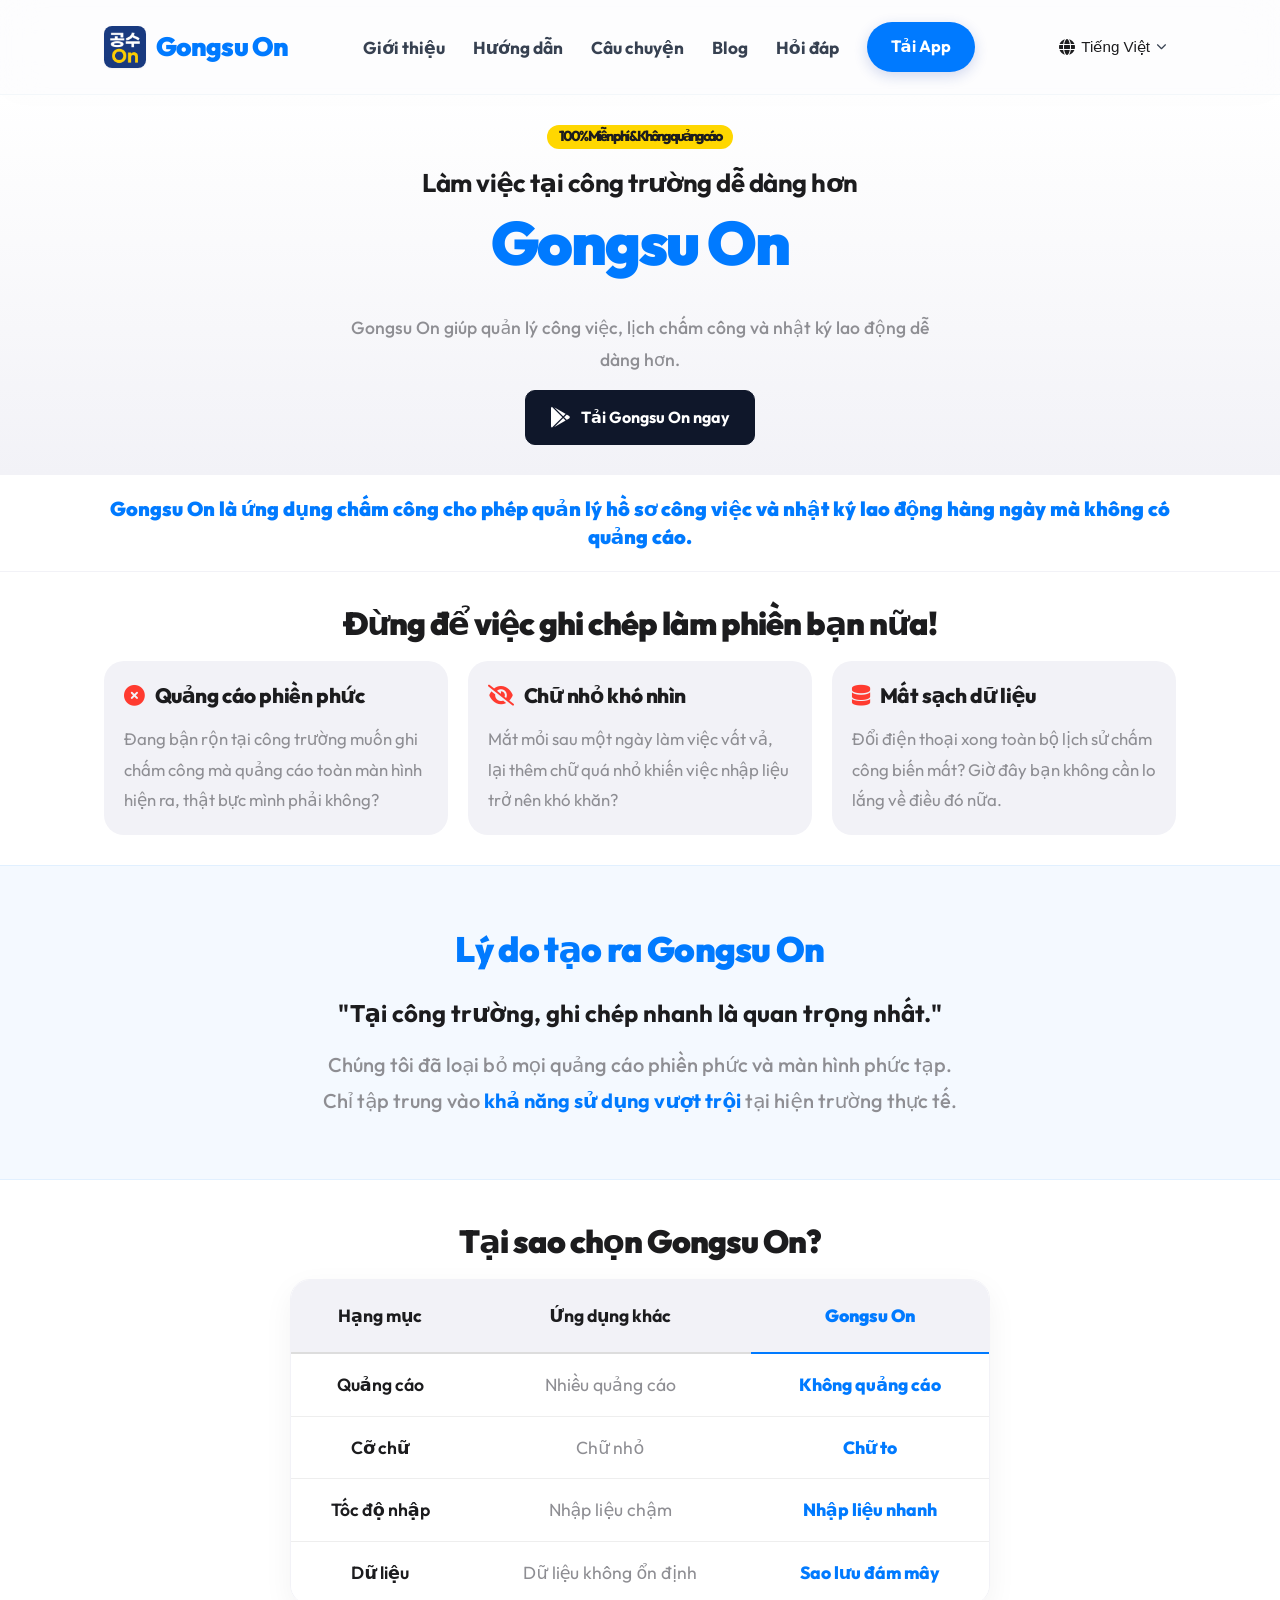
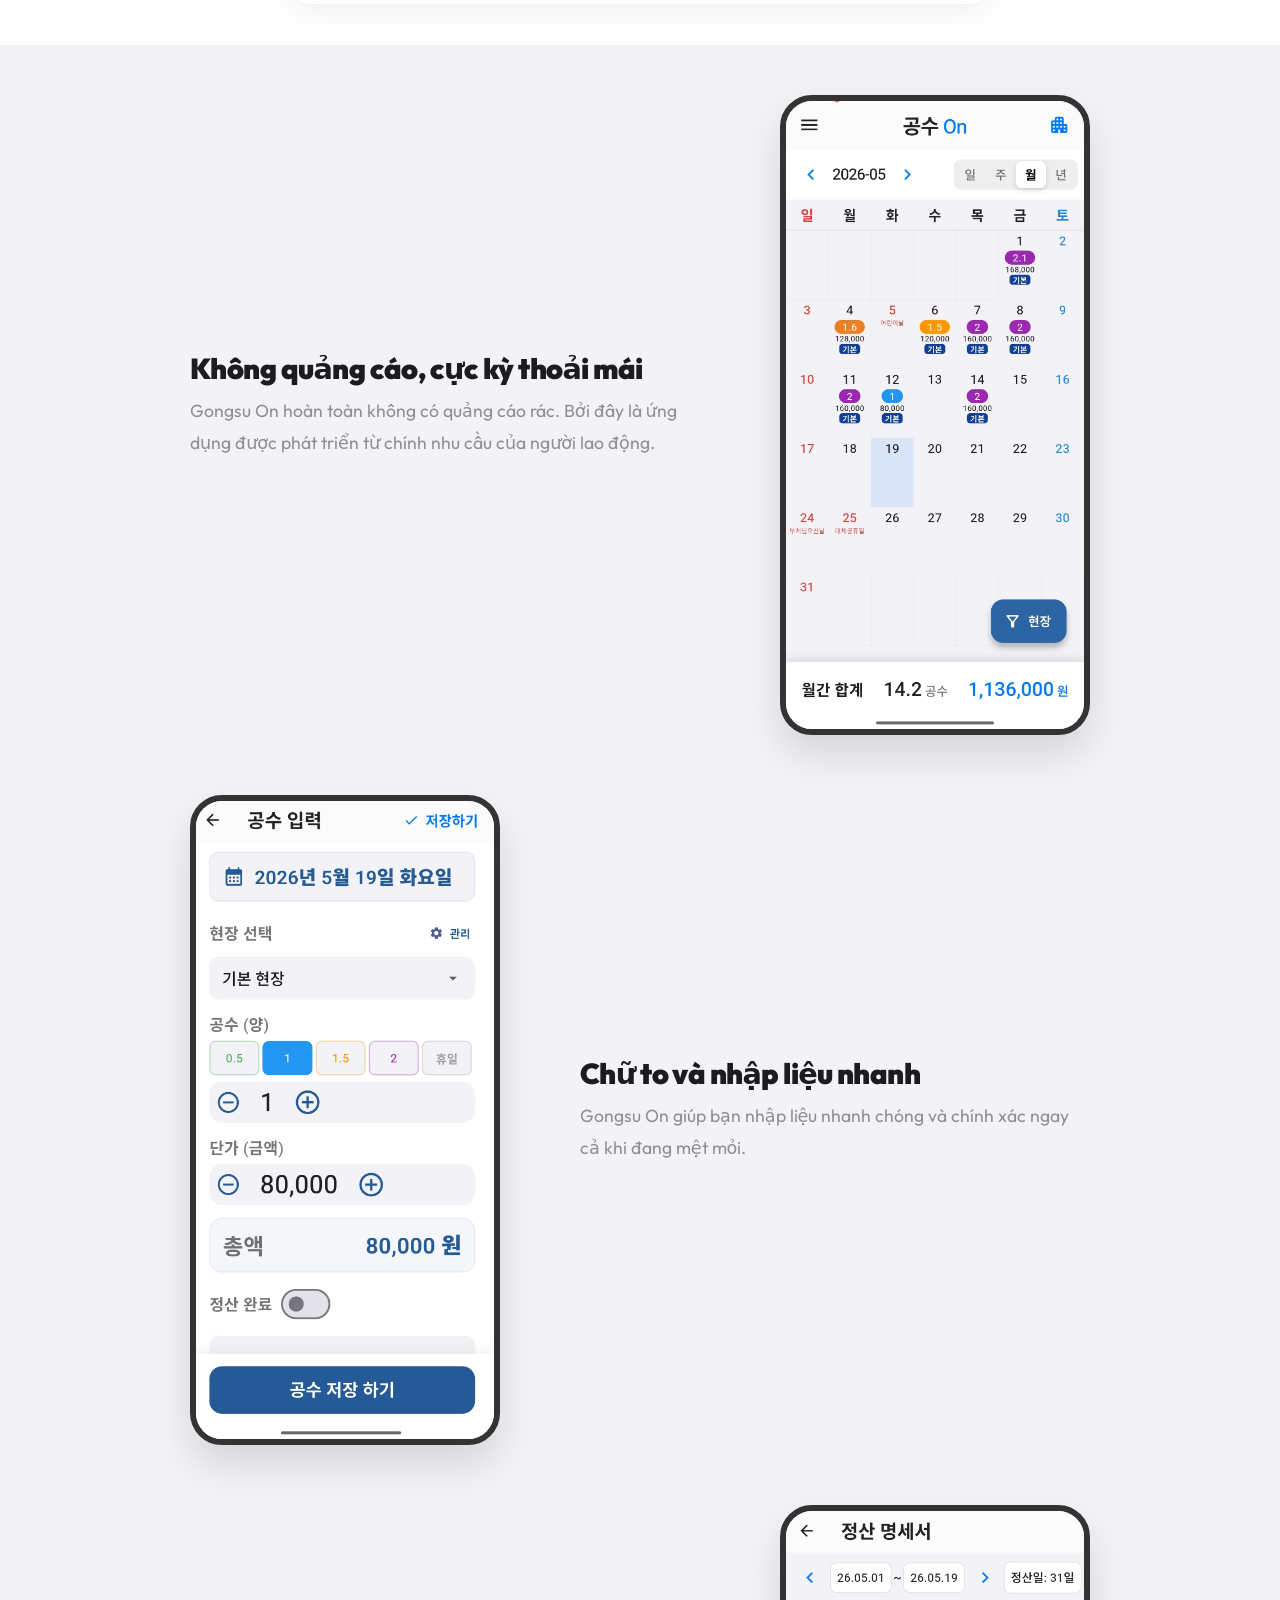
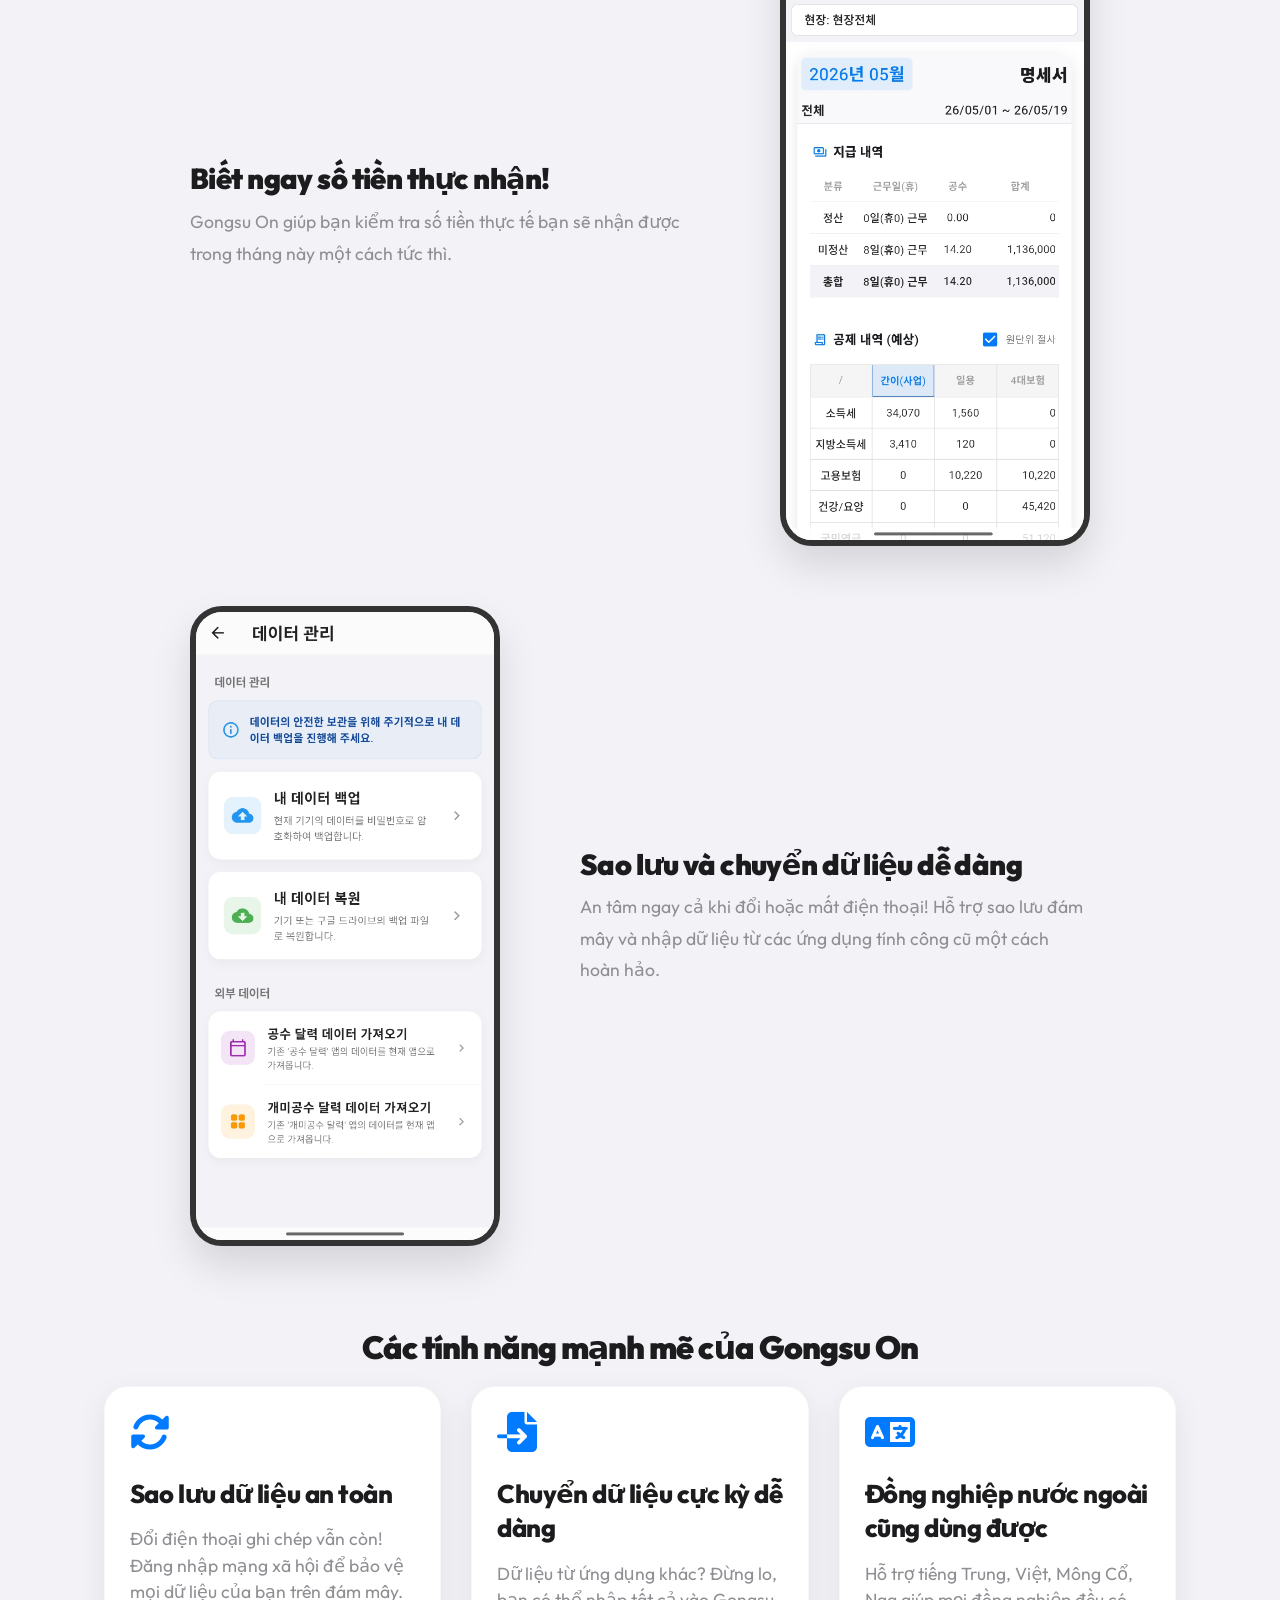
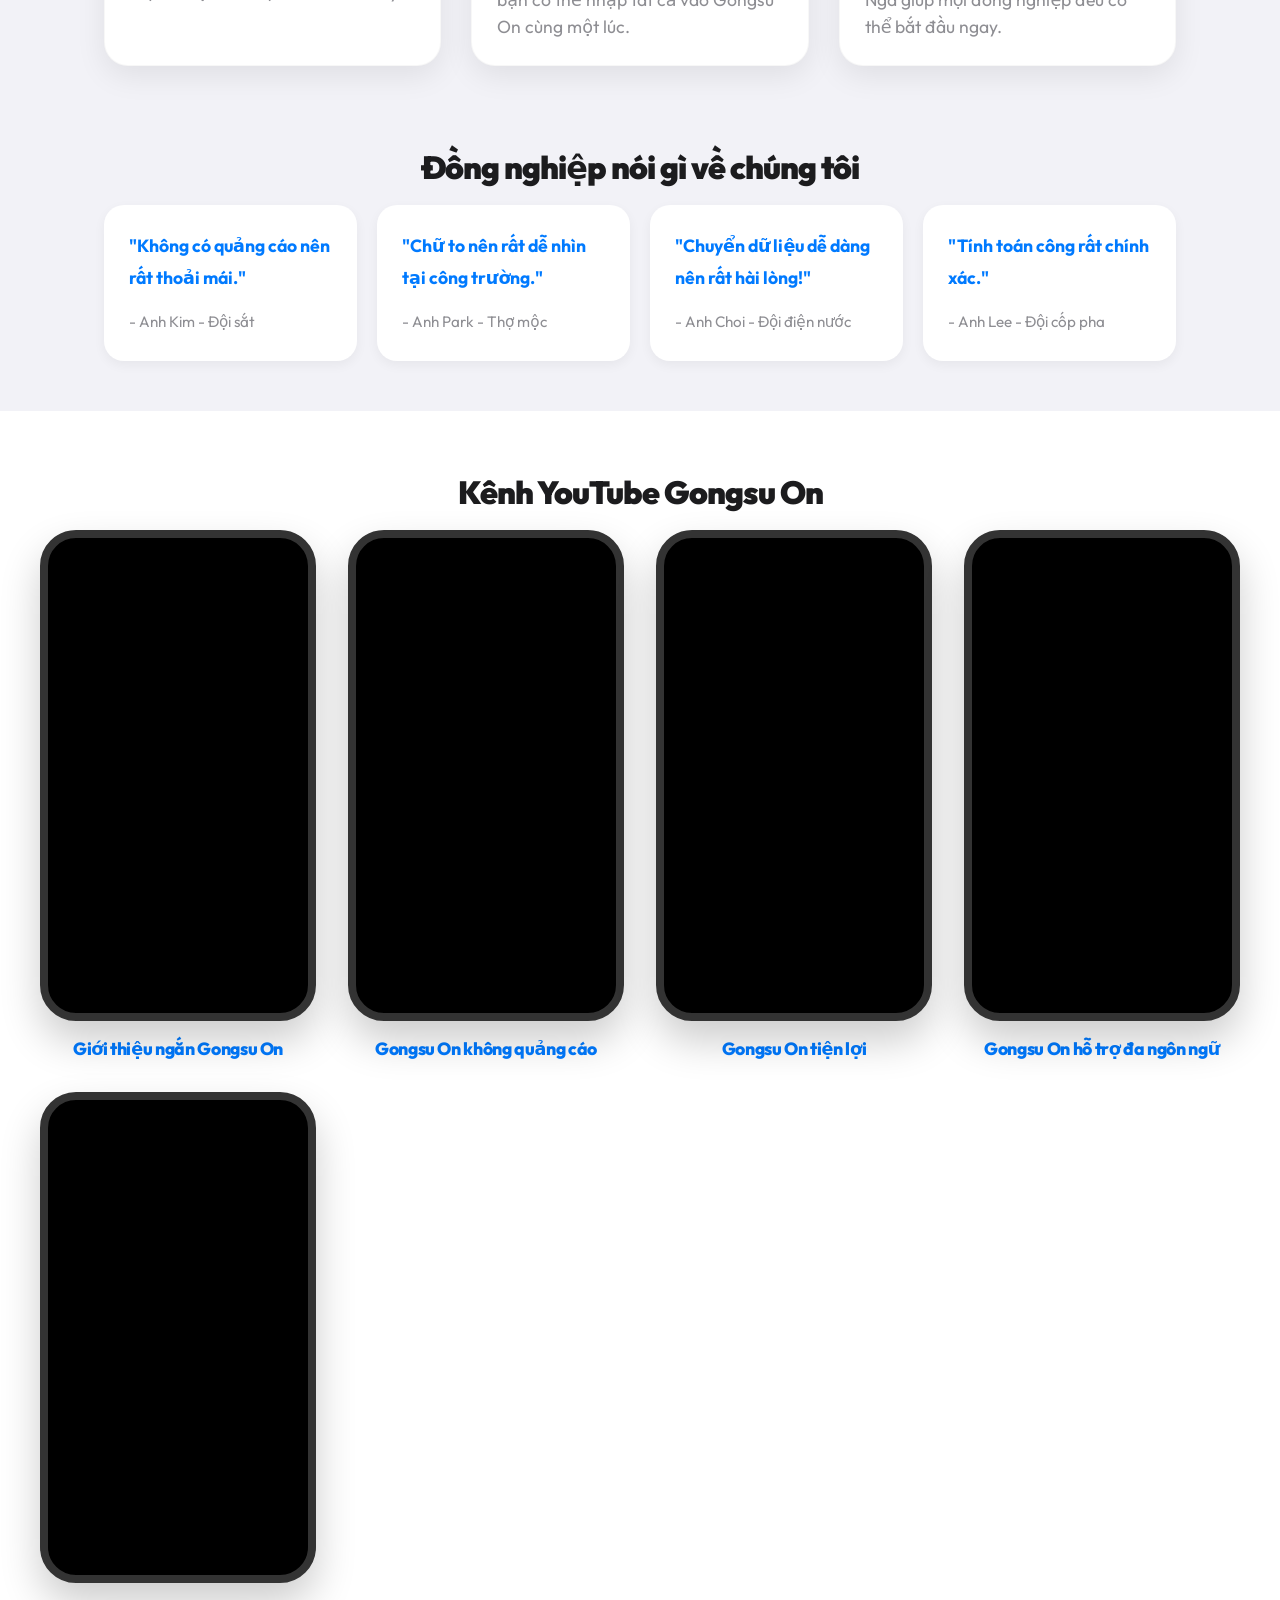
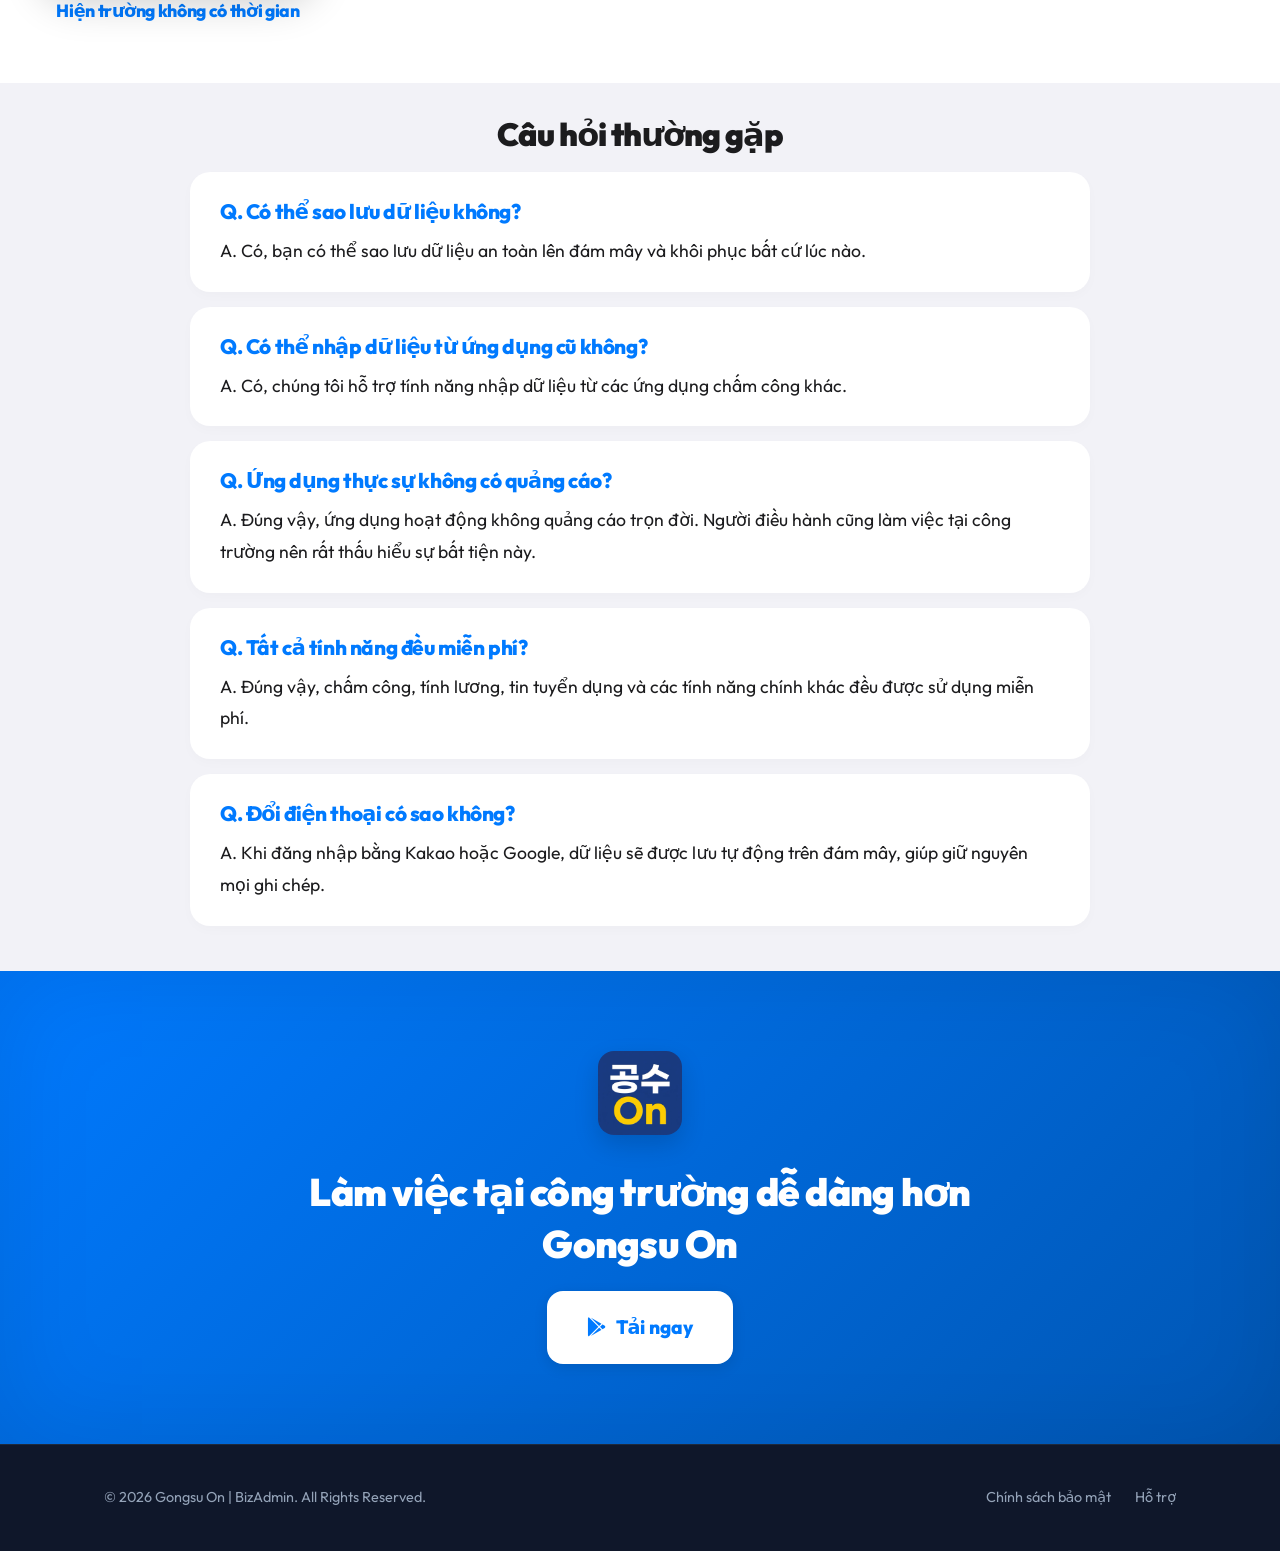
<file: vn/index.html>
<!DOCTYPE html>
<html lang="vi">

<head>
    <meta charset="UTF-8">
    <meta name="viewport" content="width=device-width, initial-scale=1.0">

    <!-- SEO Meta Tags -->
    <title>Làm việc tại công trường dễ dàng hơn, Gongsu On không quảng cáo - Ứng dụng quản lý chấm công và tính lương</title>
    <meta name="description" content="Ứng dụng chấm công không quảng cáo! Chữ to, nhập liệu nhanh, sao lưu đám mây. Thiết yếu cho người lao động công trường — Gongsu On.">
    <meta name="keywords" content="máy tính công, bảng công, ứng dụng công trường, tính lương ngày, chấm công, quản lý công trường, ứng dụng không quảng cáo, Gongsu On, lịch chấm công, tuyển dụng xây dựng">
    <link rel="canonical" href="https://gongsuon.bizadmin.co.kr/vn/">
    <link rel="alternate" hreflang="ko" href="https://gongsuon.bizadmin.co.kr/">
    <link rel="alternate" hreflang="zh" href="https://gongsuon.bizadmin.co.kr/cn/">
    <link rel="alternate" hreflang="vi" href="https://gongsuon.bizadmin.co.kr/vn/">
    <link rel="alternate" hreflang="mn" href="https://gongsuon.bizadmin.co.kr/mn/">
    <link rel="alternate" hreflang="ru" href="https://gongsuon.bizadmin.co.kr/ru/">
    <link rel="alternate" hreflang="x-default" href="https://gongsuon.bizadmin.co.kr/">
    <link rel="icon" href="../assets/images/icon.png" type="image/png">
    <link rel="apple-touch-icon" href="../assets/images/icon.png">

    <!-- Open Graph / Facebook -->
    <meta property="og:type" content="website">
    <meta property="og:url" content="https://gongsuon.bizadmin.co.kr/vn/">
    <meta property="og:title" content="Làm việc tại công trường dễ dàng hơn, Gongsu On không quảng cáo">
    <meta property="og:description" content="Ứng dụng chấm công dễ dàng nhất không quảng cáo! Chữ to, nhập liệu nhanh, tính thuế thời gian thực.">
    <meta property="og:image" content="https://gongsuon.bizadmin.co.kr/assets/images/og-image.png">

    <!-- Twitter -->
    <meta property="twitter:card" content="summary_large_image">
    <meta property="twitter:url" content="https://gongsuon.bizadmin.co.kr/vn/">
    <meta property="twitter:title" content="Làm việc tại công trường dễ dàng hơn, Gongsu On không quảng cáo">
    <meta property="twitter:description" content="Ứng dụng chấm công dễ dàng nhất không quảng cáo! Chữ to, nhập liệu nhanh, tính thuế thời gian thực.">
    <meta property="twitter:image" content="https://gongsuon.bizadmin.co.kr/assets/images/og-image.png">

    <!-- Structured Data (JSON-LD) -->
    <script type="application/ld+json">
    {
      "@context": "https://schema.org",
      "@type": "SoftwareApplication",
      "name": "Gongsu On",
      "operatingSystem": "ANDROID",
      "applicationCategory": "BusinessApplication",
      "offers": {
        "@type": "Offer",
        "price": "0",
        "priceCurrency": "KRW"
      },
      "aggregateRating": {
        "@type": "AggregateRating",
        "ratingValue": "5.0",
        "ratingCount": "100"
      }
    }
    </script>
    <script type="application/ld+json">
    {
      "@context": "https://schema.org",
      "@type": "FAQPage",
      "mainEntity": [{
        "@type": "Question",
        "name": "Ứng dụng thực sự không có quảng cáo?",
        "acceptedAnswer": {
          "@type": "Answer",
          "text": "Đúng vậy, ứng dụng hoạt động không quảng cáo trọn đời. Người điều hành cũng làm việc tại công trường nên rất thấu hiểu sự bất tiện này."
        }
      },
      {
        "@type": "Question",
        "name": "Tất cả tính năng đều miễn phí?",
        "acceptedAnswer": {
          "@type": "Answer",
          "text": "Đúng vậy, chấm công, tính lương, tin tuyển dụng và các tính năng chính khác đều được sử dụng miễn phí."
        }
      },
      {
        "@type": "Question",
        "name": "Đổi điện thoại có sao không?",
        "acceptedAnswer": {
          "@type": "Answer",
          "text": "Khi đăng nhập bằng Kakao hoặc Google, dữ liệu sẽ được lưu tự động trên đám mây, giúp giữ nguyên mọi ghi chép."
        }
      }]
    }
    </script>

    <link rel="stylesheet" href="https://cdnjs.cloudflare.com/ajax/libs/font-awesome/6.4.0/css/all.min.css">
    <link rel="stylesheet" href="../assets/css/style.css">
    <style>
        :root {
            --primary: #007AFF;
            --primary-dark: #0056b3;
            --secondary: #FFD700;
            --danger: #FF3B30;
            --text-dark: #1C1C1E;
            --text-gray: #8E8E93;
            --bg-light: #F2F2F7;
            --card-shadow: 0 10px 30px rgba(0, 0, 0, 0.08);
        }



        /* Hero */
        .hero {
            background: linear-gradient(180deg, #fff 0%, var(--bg-light) 100%);
            padding: 30px 0;
            text-align: center;
        }

                .hero h1 {
            margin-bottom: 2rem;
            line-height: 1.1;
            letter-spacing: -2px;
        }

        .hero h1 .sub-title {
            font-size: 1.2rem;
            font-weight: 600;
            color: var(--primary);
            display: block;
            margin-bottom: 12px;
            letter-spacing: 2px;
        }

        .hero h1 .main-title {
            font-size: 3.5rem;
            font-weight: 900;
            color: var(--text-dark);
            display: block;
        }

        .hero h1 .main-title span {
            color: var(--primary);
        }

        .no-ads-badge {
            display: inline-block;
            background-color: var(--secondary);
            color: var(--text-dark);
            font-size: 0.9rem;
            font-weight: 800;
            padding: 4px 12px;
            border-radius: 100px;
            vertical-align: middle;
            margin-bottom: 15px;
        }

        .hero p {
            font-size: 1.1rem;
            margin-bottom: 15px;
            color: var(--text-gray);
            max-width: 600px;
            margin-left: auto;
            margin-right: auto;
            font-weight: 500;
        }

        .download-btns {
            display: flex;
            justify-content: center;
            gap: 1rem;
            flex-wrap: wrap;
        }

        .btn {
            padding: 1.2rem 2.5rem;
            border-radius: 16px;
            font-weight: 800;
            text-decoration: none;
            transition: all 0.3s cubic-bezier(0.175, 0.885, 0.32, 1.275);
            display: inline-flex;
            align-items: center;
            gap: 10px;
            font-size: 1.2rem;
        }

        .btn-primary {
            background-color: var(--primary);
            color: #fff;
        }

        .btn-primary:hover {
            transform: translateY(-5px);
            box-shadow: 0 20px 40px rgba(0, 122, 255, 0.25);
        }

        /* Pain Points */
        .pain-points {
            padding: 30px 0;
            background-color: #fff;
        }

        .section-title {
            font-size: 2rem;
            margin-bottom: 1rem;
            font-weight: 900;
            text-align: center;
            letter-spacing: -1px;
        }

        .pain-grid {
            display: grid;
            grid-template-columns: repeat(auto-fit, minmax(280px, 1fr));
            gap: 20px;
        }

        .pain-card {
            background: var(--bg-light);
            padding: 20px;
            border-radius: 20px;
            text-align: left;
        }

        .pain-card h4 {
            font-size: 1.3rem;
            margin-bottom: 15px;
            display: flex;
            align-items: center;
            gap: 10px;
        }

        .pain-card i {
            color: var(--danger);
        }

        .pain-card p {
            color: var(--text-gray);
            font-size: 1.05rem;
        }

        /* Solution / Proof */
        .proof-section {
            padding: 50px 0;
            background-color: var(--bg-light);
        }

        .proof-item {
            display: flex;
            align-items: center;
            justify-content: center;
            gap: 80px;
            margin-bottom: 60px;
            max-width: 900px;
            margin-left: auto;
            margin-right: auto;
        }

        .proof-item:last-child {
            margin-bottom: 0;
        }

        .proof-item:nth-child(even) {
            flex-direction: row-reverse;
        }

        .proof-text {
            flex: 1;
        }

        .proof-text h3 {
            font-size: 1.8rem;
            font-weight: 900;
            margin-bottom: 10px;
            line-height: 1.2;
        }

        .proof-text p {
            font-size: 1.1rem;
            color: var(--text-gray);
            margin-bottom: 20px;
        }

        .proof-img {
            width: 100%;
            max-width: 310px;
            border-radius: 32px;
            box-shadow: 0 20px 40px rgba(0, 0, 0, 0.12);
            overflow: hidden;
            transition: transform 0.5s ease;
            background-color: #fff;
            border: 6px solid #333;
        }

        .proof-img:hover {
            transform: scale(1.02);
        }

        .proof-img img {
            width: 100%;
            display: block;
        }

        /* Features */
        .features {
            padding: 30px 0;
        }

        .feature-grid {
            display: grid;
            grid-template-columns: repeat(auto-fit, minmax(320px, 1fr));
            gap: 30px;
        }

        .feature-card {
            background: #fff;
            padding: 25px;
            border-radius: 24px;
            box-shadow: var(--card-shadow);
            transition: all 0.3s;
            border: 1px solid rgba(0, 0, 0, 0.03);
        }

        .feature-card:hover {
            transform: translateY(-10px);
            box-shadow: 0 30px 60px rgba(0, 122, 255, 0.1);
        }

        .feature-card i {
            font-size: 2.5rem;
            color: var(--primary);
            margin-bottom: 25px;
            display: block;
        }

        .feature-card h3 {
            font-size: 1.6rem;
            margin-bottom: 15px;
            font-weight: 800;
        }

        .feature-card p {
            color: var(--text-gray);
            font-size: 1.1rem;
            line-height: 1.5;
        }

        /* FAQ */
        .faq {
            background-color: var(--bg-light);
            padding: 30px 0;
        }

        .faq-container {
            max-width: 900px;
            margin: 0 auto;
        }

        .faq-item {
            margin-bottom: 15px;
            background: #fff;
            padding: 25px 30px;
            border-radius: 20px;
            box-shadow: 0 4px 12px rgba(0, 0, 0, 0.02);
        }

        .faq-item h4 {
            color: var(--primary);
            margin-bottom: 10px;
            font-size: 1.3rem;
            font-weight: 800;
        }

        .faq-item p {
            color: var(--text-dark);
            font-size: 1.1rem;
        }



        /* 비디오 섹션 스타일 */
        .video-section {
            background-color: #fff;
            padding: 60px 20px;
        }

        .video-grid {
            display: grid;
            grid-template-columns: repeat(4, 1fr);
            gap: 2rem;
            max-width: 1200px;
            margin: 0 auto;
            justify-items: center;
        }

        @media (max-width: 1200px) {
            .video-grid {
                grid-template-columns: repeat(2, 1fr);
            }
        }

        @media (max-width: 680px) {
            .video-grid {
                grid-template-columns: 1fr;
            }
        }

        .video-card {
            width: 100%;
            max-width: 315px;
            background: #000;
            border-radius: 36px;
            padding: 4px;
            box-shadow: 0 20px 40px rgba(0,0,0,0.2);
            border: 8px solid #333;
            aspect-ratio: 9/16;
            position: relative;
            overflow: hidden;
        }

        .video-card iframe {
            width: 100%;
            height: 100%;
            border-radius: 28px;
            border: none;
        }

        .video-info {
            text-align: center;
            margin-top: 1rem;
        }

        .video-info h4 {
            font-size: 1.1rem;
            color: var(--primary);
        }

        @media (max-width: 768px) {
            .hero h1 {
                font-size: 2.5rem;
            }

            .hero p {
                font-size: 1.1rem;
            }

            .section-title {
                font-size: 2.2rem;
            }

            .proof-item {
                flex-direction: column-reverse !important;
                text-align: center;
                gap: 30px;
                margin-bottom: 50px;
            }

            .proof-item:nth-child(even) {
                flex-direction: column-reverse !important;
            }

            .proof-text {
                width: 100%;
            }

            .proof-img {
                margin: 0 auto;
                max-width: 260px;
            }
        }
    </style>
</head>

<body>

    <header>
        <div class="container">
            <a href="../index.html" class="logo-text" aria-label="Gongsu On Trang chủ">
                <img src="../assets/images/icon.png" alt="Gongsu On Logo" class="logo-img">
                <span class="logo-name">Gongsu On</span>
            </a>
            <nav class="nav-menu">
                <a href="../intro.html" class="nav-item">Giới thiệu</a>
                <a href="../guide.html" class="nav-item">Hướng dẫn</a>
                <a href="../story.html" class="nav-item">Câu chuyện</a>
                <a href="../blog.html" class="nav-item">Blog</a>
                <a href="#faq" class="nav-item">Hỏi đáp</a>
                <a href="#final-cta" class="nav-item nav-download">Tải App</a>
            </nav>
            <div class="header-right">
                <div class="lang-switcher">
                    <button class="lang-btn" aria-label="Select Language">
                        <i class="fas fa-globe"></i> <span>Tiếng Việt</span> <i class="fas fa-chevron-down"></i>
                    </button>
                    <div class="lang-dropdown">
                        <a href="../index.html" title="한국어">🇰🇷 한국어</a>
                        <a href="../cn/index.html" title="中文">🇨🇳 中文</a>
                        <a href="#" class="active" title="Tiếng Việt">🇻🇳 Tiếng Việt</a>
                        <a href="../mn/index.html" title="Монгол">🇲🇳  Монгол</a>
                        <a href="../ru/index.html" title="Русский">🇷🇺 Русский</a>
                    </div>
                </div>
                <button class="menu-toggle" aria-label="Mở menu">
                    <i class="fas fa-bars"></i>
                </button>
            </div>
        </div>
    </header>

    <main>
        <section class="hero">
            <div class="container">
                <h1>
                    <span class="no-ads-badge" style="background-color: var(--secondary); color: var(--text-dark); margin-bottom: 20px; vertical-align: middle;">100% Miễn phí & Không quảng cáo</span>
                    <span class="sub-title" style="font-size: 1.6rem; font-weight: 700; color: var(--text-dark); display: block; margin-bottom: 10px; letter-spacing: -0.5px;">Làm việc tại công trường dễ dàng hơn</span>
                    <span class="main-title" style="font-size: 3.8rem; font-weight: 900; display: block; line-height: 1.2;"><span>Gongsu On</span></span>
                </h1>
                <p>Gongsu On giúp quản lý công việc, lịch chấm công và nhật ký lao động dễ dàng hơn.</p>
                <div class="download-btns">
                    <a href="https://play.google.com/store/apps/details?id=kr.co.bizadmin.gongsuon" class="btn-modern-download" target="_blank" rel="noopener noreferrer">
                        <i class="fab fa-google-play"></i> <span>Tải Gongsu On ngay</span>
                    </a>
                </div>
            </div>
        </section>

        <section style="background-color: #fff; padding: 20px 0; border-bottom: 1px solid var(--bg-light);">
            <div class="container" style="text-align: center;">
                <p style="font-weight: 900; font-size: 1.25rem; color: var(--primary); line-height: 1.4;">
                    Gongsu On là ứng dụng chấm công cho phép quản lý hồ sơ công việc và nhật ký lao động hàng ngày mà không có quảng cáo.
                </p>
            </div>
        </section>

        <section class="pain-points">
            <div class="container">
                <h2 class="section-title">Đừng để việc ghi chép làm phiền bạn nữa!</h2>
                <div class="pain-grid">
                    <div class="pain-card">
                        <h4><i class="fas fa-times-circle"></i> Quảng cáo phiền phức</h4>
                        <p>Đang bận rộn tại công trường muốn ghi chấm công mà quảng cáo toàn màn hình hiện ra, thật bực mình phải không?</p>
                    </div>
                    <div class="pain-card">
                        <h4><i class="fas fa-eye-slash"></i> Chữ nhỏ khó nhìn</h4>
                        <p>Mắt mỏi sau một ngày làm việc vất vả, lại thêm chữ quá nhỏ khiến việc nhập liệu trở nên khó khăn?</p>
                    </div>
                    <div class="pain-card">
                        <h4><i class="fas fa-database"></i> Mất sạch dữ liệu</h4>
                        <p>Đổi điện thoại xong toàn bộ lịch sử chấm công biến mất? Giờ đây bạn không cần lo lắng về điều đó nữa.</p>
                    </div>
                </div>
            </div>
        </section>

        <section style="background-color: #F4F9FF; color: var(--text-dark); padding: 60px 0; text-align: center; border-top: 1px solid rgba(0, 122, 255, 0.08); border-bottom: 1px solid rgba(0, 122, 255, 0.08);">
            <div class="container">
                <h2 style="font-size: 2.2rem; font-weight: 900; margin-bottom: 20px; color: var(--primary);">Lý do tạo ra Gongsu On</h2>
                <p style="font-size: 1.5rem; font-weight: 700; line-height: 1.6; margin-bottom: 15px; color: var(--text-dark);">
                    "Tại công trường, ghi chép nhanh là quan trọng nhất."
                </p>
                <p style="font-size: 1.25rem; font-weight: 500; color: var(--text-gray); max-width: 800px; margin: 0 auto;">
                    Chúng tôi đã loại bỏ mọi quảng cáo phiền phức và màn hình phức tạp.<br>Chỉ tập trung vào <b style="color: var(--primary);">khả năng sử dụng vượt trội</b> tại hiện trường thực tế.
                </p>
            </div>
        </section>

        <section class="comparison" style="padding: 40px 0; background-color: #fff;">
            <div class="container">
                <h2 class="section-title">Tại sao chọn Gongsu On?</h2>
                <div style="max-width: 700px; margin: 0 auto; overflow: hidden; border-radius: 20px; box-shadow: 0 10px 30px rgba(0,0,0,0.05); border: 1px solid var(--bg-light);">
                    <table style="width: 100%; border-collapse: collapse; background-color: #fff; text-align: center; font-size: 1.1rem;">
                        <thead>
                            <tr style="background-color: var(--bg-light); color: var(--text-dark);">
                                <th style="padding: 20px; border-bottom: 2px solid #ddd;">Hạng mục</th>
                                <th style="padding: 20px; border-bottom: 2px solid #ddd;">Ứng dụng khác</th>
                                <th style="padding: 20px; border-bottom: 2px solid var(--primary); color: var(--primary); font-weight: 900;">Gongsu On</th>
                            </tr>
                        </thead>
                        <tbody>
                            <tr>
                                <td style="padding: 15px; border-bottom: 1px solid #eee; font-weight: 600;">Quảng cáo</td>
                                <td style="padding: 15px; border-bottom: 1px solid #eee; color: var(--text-gray);">Nhiều quảng cáo</td>
                                <td style="padding: 15px; border-bottom: 1px solid #eee; color: var(--primary); font-weight: 800;">Không quảng cáo</td>
                            </tr>
                            <tr>
                                <td style="padding: 15px; border-bottom: 1px solid #eee; font-weight: 600;">Cỡ chữ</td>
                                <td style="padding: 15px; border-bottom: 1px solid #eee; color: var(--text-gray);">Chữ nhỏ</td>
                                <td style="padding: 15px; border-bottom: 1px solid #eee; color: var(--primary); font-weight: 800;">Chữ to</td>
                            </tr>
                            <tr>
                                <td style="padding: 15px; border-bottom: 1px solid #eee; font-weight: 600;">Tốc độ nhập</td>
                                <td style="padding: 15px; border-bottom: 1px solid #eee; color: var(--text-gray);">Nhập liệu chậm</td>
                                <td style="padding: 15px; border-bottom: 1px solid #eee; color: var(--primary); font-weight: 800;">Nhập liệu nhanh</td>
                            </tr>
                            <tr>
                                <td style="padding: 15px; font-weight: 600;">Dữ liệu</td>
                                <td style="padding: 15px; color: var(--text-gray);">Dữ liệu không ổn định</td>
                                <td style="padding: 15px; color: var(--primary); font-weight: 800;">Sao lưu đám mây</td>
                            </tr>
                        </tbody>
                    </table>
                </div>
            </div>
        </section>

        <section class="proof-section">
            <div class="container">
                <div class="proof-item">
                    <div class="proof-text">
                        <h3>Không quảng cáo, cực kỳ thoải mái</h3>
                        <p>Gongsu On hoàn toàn không có quảng cáo rác. Bởi đây là ứng dụng được phát triển từ chính nhu cầu của người lao động.</p>
                    </div>
                    <div class="proof-img">
                        <img src="../assets/images/screenshot_calendar.png" alt="So sánh không quảng cáo">
                    </div>
                </div>

                <div class="proof-item">
                    <div class="proof-text">
                        <h3>Chữ to và nhập liệu nhanh</h3>
                        <p>Gongsu On giúp bạn nhập liệu nhanh chóng và chính xác ngay cả khi đang mệt mỏi.</p>
                    </div>
                    <div class="proof-img">
                        <img src="../assets/images/screenshot_input.png" alt="Màn hình nhập liệu nhanh">
                    </div>
                </div>

                <div class="proof-item">
                    <div class="proof-text">
                        <h3>Biết ngay số tiền thực nhận!</h3>
                        <p>Gongsu On giúp bạn kiểm tra số tiền thực tế bạn sẽ nhận được trong tháng này một cách tức thì.</p>
                    </div>
                    <div class="proof-img">
                        <img src="../assets/images/screenshot_tax.png" alt="Màn hình tính thuế">
                    </div>
                </div>

                <div class="proof-item">
                    <div class="proof-text">
                        <h3>Sao lưu và chuyển dữ liệu dễ dàng</h3>
                        <p>An tâm ngay cả khi đổi hoặc mất điện thoại! Hỗ trợ sao lưu đám mây và nhập dữ liệu từ các ứng dụng tính công cũ một cách hoàn hảo.</p>
                    </div>
                    <div class="proof-img">
                        <img src="../assets/images/screenshot_data.png" alt="Màn hình sao lưu và chuyển dữ liệu">
                    </div>
                </div>
            </div>
        </section>

        <section class="features">
            <div class="container">
                <h2 class="section-title">Các tính năng mạnh mẽ của Gongsu On</h2>
                <div class="feature-grid">
                    <article class="feature-card">
                        <i class="fas fa-sync-alt"></i>
                        <h3>Sao lưu dữ liệu an toàn</h3>
                        <p>Đổi điện thoại ghi chép vẫn còn! Đăng nhập mạng xã hội để bảo vệ mọi dữ liệu của bạn trên đám mây.</p>
                    </article>
                    <article class="feature-card">
                        <i class="fas fa-file-import"></i>
                        <h3>Chuyển dữ liệu cực kỳ dễ dàng</h3>
                        <p>Dữ liệu từ ứng dụng khác? Đừng lo, bạn có thể nhập tất cả vào Gongsu On cùng một lúc.</p>
                    </article>
                    <article class="feature-card">
                        <i class="fas fa-language"></i>
                        <h3>Đồng nghiệp nước ngoài cũng dùng được</h3>
                        <p>Hỗ trợ tiếng Trung, Việt, Mông Cổ, Nga giúp mọi đồng nghiệp đều có thể bắt đầu ngay.</p>
                    </article>
                </div>
            </div>
        </section>

        <section class="reviews" style="padding: 50px 0; background-color: var(--bg-light);">
            <div class="container">
                <h2 class="section-title">Đồng nghiệp nói gì về chúng tôi</h2>
                <div style="display: grid; grid-template-columns: repeat(auto-fit, minmax(250px, 1fr)); gap: 20px;">
                    <div style="background: #fff; padding: 25px; border-radius: 20px; box-shadow: 0 4px 12px rgba(0,0,0,0.05);">
                        <p style="font-size: 1.1rem; font-weight: 700; margin-bottom: 15px; color: var(--primary);">"Không có quảng cáo nên rất thoải mái."</p>
                        <p style="color: var(--text-gray); font-size: 0.95rem;">- Anh Kim - Đội sắt</p>
                    </div>
                    <div style="background: #fff; padding: 25px; border-radius: 20px; box-shadow: 0 4px 12px rgba(0,0,0,0.05);">
                        <p style="font-size: 1.1rem; font-weight: 700; margin-bottom: 15px; color: var(--primary);">"Chữ to nên rất dễ nhìn tại công trường."</p>
                        <p style="color: var(--text-gray); font-size: 0.95rem;">- Anh Park - Thợ mộc</p>
                    </div>
                    <div style="background: #fff; padding: 25px; border-radius: 20px; box-shadow: 0 4px 12px rgba(0,0,0,0.05);">
                        <p style="font-size: 1.1rem; font-weight: 700; margin-bottom: 15px; color: var(--primary);">"Chuyển dữ liệu dễ dàng nên rất hài lòng!"</p>
                        <p style="color: var(--text-gray); font-size: 0.95rem;">- Anh Choi - Đội điện nước</p>
                    </div>
                    <div style="background: #fff; padding: 25px; border-radius: 20px; box-shadow: 0 4px 12px rgba(0,0,0,0.05);">
                        <p style="font-size: 1.1rem; font-weight: 700; margin-bottom: 15px; color: var(--primary);">"Tính toán công rất chính xác."</p>
                        <p style="color: var(--text-gray); font-size: 0.95rem;">- Anh Lee - Đội cốp pha</p>
                    </div>
                </div>
            </div>
        </section>

        <section class="video-section">
            <h2 class="section-title">Kênh YouTube Gongsu On</h2>
            <div class="video-grid">
                <!-- Video 1 (Shorts) -->
                <div class="video-item">
                    <div class="video-card">
                        <iframe loading="lazy" src="https://www.youtube.com/embed/T2AGgbpWkpI" title="Giới thiệu ngắn Gongsu On" allow="accelerometer; autoplay; clipboard-write; encrypted-media; gyroscope; picture-in-picture" allowfullscreen=""></iframe>
                    </div>
                    <div class="video-info">
                        <h4>Giới thiệu ngắn Gongsu On</h4>
                    </div>
                </div>
                <!-- Video 2 -->
                <div class="video-item">
                    <div class="video-card">
                        <iframe src="https://www.youtube.com/embed/Q60rTrWI8sE" title="Gongsu On App Guide 1" allow="accelerometer; autoplay; clipboard-write; encrypted-media; gyroscope; picture-in-picture" allowfullscreen=""></iframe>
                    </div>
                    <div class="video-info">
                        <h4>Gongsu On không quảng cáo</h4>
                    </div>
                </div>
                <!-- Video 3 -->
                <div class="video-item">
                    <div class="video-card">
                        <iframe src="https://www.youtube.com/embed/vVAQa6FYk2w" title="Gongsu On App Guide 2" allow="accelerometer; autoplay; clipboard-write; encrypted-media; gyroscope; picture-in-picture" allowfullscreen=""></iframe>
                    </div>
                    <div class="video-info">
                        <h4>Gongsu On tiện lợi</h4>
                    </div>
                </div>
                <!-- Video 4 -->
                <div class="video-item">
                    <div class="video-card">
                        <iframe loading="lazy" src="https://www.youtube.com/embed/tVm_gVzPil8" title="Gongsu On App Guide 3" allow="accelerometer; autoplay; clipboard-write; encrypted-media; gyroscope; picture-in-picture" allowfullscreen=""></iframe>
                    </div>
                    <div class="video-info">
                        <h4>Gongsu On hỗ trợ đa ngôn ngữ</h4>
                    </div>
                </div>
                <!-- Video 5 -->
                <div class="video-item">
                    <div class="video-card">
                        <iframe loading="lazy" src="https://www.youtube.com/embed/oolmIWpYYhc" title="Gongsu On App Guide 4" allow="accelerometer; autoplay; clipboard-write; encrypted-media; gyroscope; picture-in-picture" allowfullscreen=""></iframe>
                    </div>
                    <div class="video-info">
                        <h4>Hiện trường không có thời gian</h4>
                    </div>
                </div>
            </div>
        </section>

        <section class="faq" id="faq">
            <div class="container">
                <h2 class="section-title">Câu hỏi thường gặp</h2>
                <div class="faq-container">
                    <div class="faq-item">
                        <h4>Q. Có thể sao lưu dữ liệu không?</h4>
                        <p>A. Có, bạn có thể sao lưu dữ liệu an toàn lên đám mây và khôi phục bất cứ lúc nào.</p>
                    </div>
                    <div class="faq-item">
                        <h4>Q. Có thể nhập dữ liệu từ ứng dụng cũ không?</h4>
                        <p>A. Có, chúng tôi hỗ trợ tính năng nhập dữ liệu từ các ứng dụng chấm công khác.</p>
                    </div>
                    <div class="faq-item">
                        <h4>Q. Ứng dụng thực sự không có quảng cáo?</h4>
                        <p>A. Đúng vậy, ứng dụng hoạt động không quảng cáo trọn đời. Người điều hành cũng làm việc tại công trường nên rất thấu hiểu sự bất tiện này.</p>
                    </div>
                    <div class="faq-item">
                        <h4>Q. Tất cả tính năng đều miễn phí?</h4>
                        <p>A. Đúng vậy, chấm công, tính lương, tin tuyển dụng và các tính năng chính khác đều được sử dụng miễn phí.</p>
                    </div>
                    <div class="faq-item">
                        <h4>Q. Đổi điện thoại có sao không?</h4>
                        <p>A. Khi đăng nhập bằng Kakao hoặc Google, dữ liệu sẽ được lưu tự động trên đám mây, giúp giữ nguyên mọi ghi chép.</p>
                    </div>
                </div>
            </div>
        </section>

        <section class="cta-section" id="final-cta">
            <div class="container">
                <img src="../assets/images/icon.png" alt="Gongsu On Logo" class="cta-logo">
                <h2>Làm việc tại công trường dễ dàng hơn<br>Gongsu On</h2>
                <a href="https://play.google.com/store/apps/details?id=kr.co.bizadmin.gongsuon" class="btn btn-white">
                    <i class="fab fa-google-play"></i> Tải ngay
                </a>
            </div>
        </section>
    </main>

    <footer class="footer">
        <div class="container">
            <p>&copy; 2026 Gongsu On | BizAdmin. All Rights Reserved.</p>
            <nav class="footer-links">
                <a href="../privacy.html">Chính sách bảo mật</a>
                <a href="mailto:admin.bizadmin@google.com">Hỗ trợ</a>
            </nav>
        </div>
    </footer>

    <script>
        const menuToggle = document.querySelector('.menu-toggle');
        const navMenu = document.querySelector('.nav-menu');

        menuToggle.addEventListener('click', () => {
            navMenu.classList.toggle('active');
            const icon = menuToggle.querySelector('i');
            if (navMenu.classList.contains('active')) {
                icon.classList.remove('fa-bars');
                icon.classList.add('fa-times');
            } else {
                icon.classList.remove('fa-times');
                icon.classList.add('fa-bars');
            }
        });
    </script>
</body>

</html>
</file>
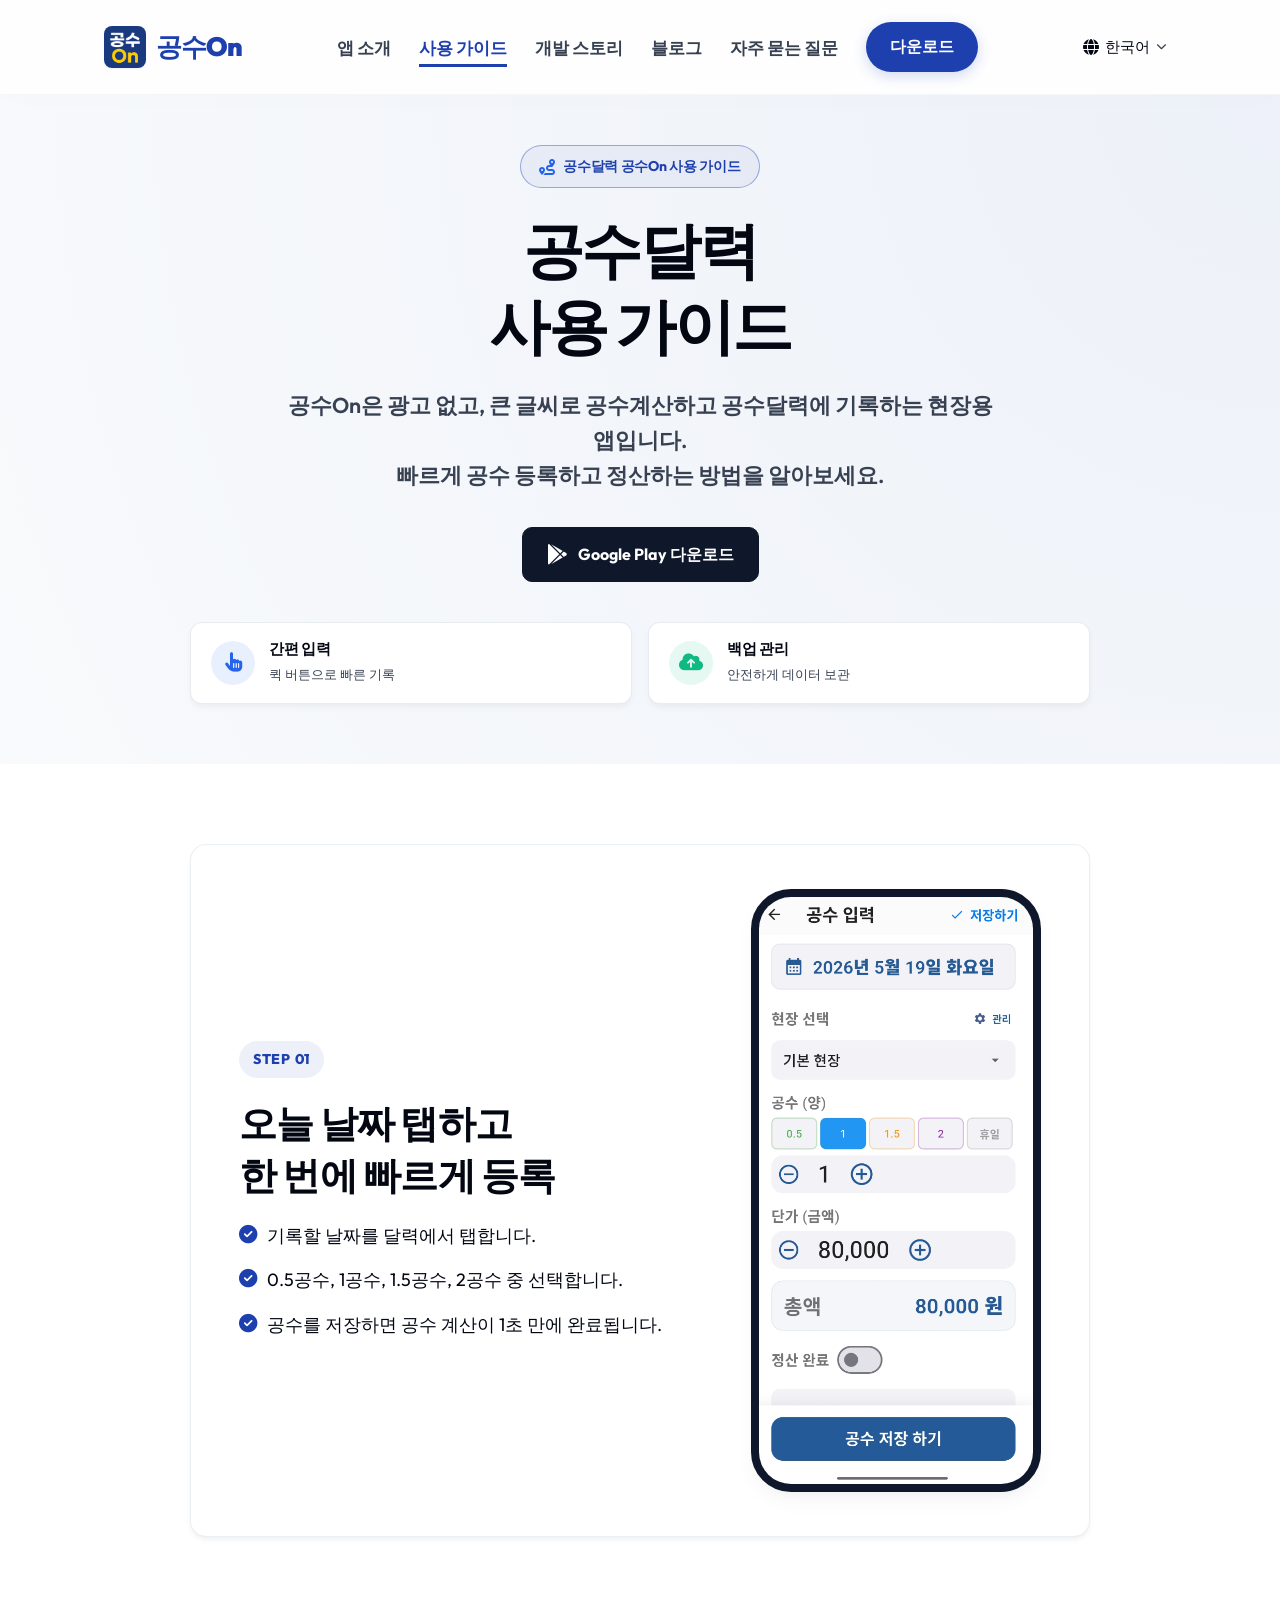
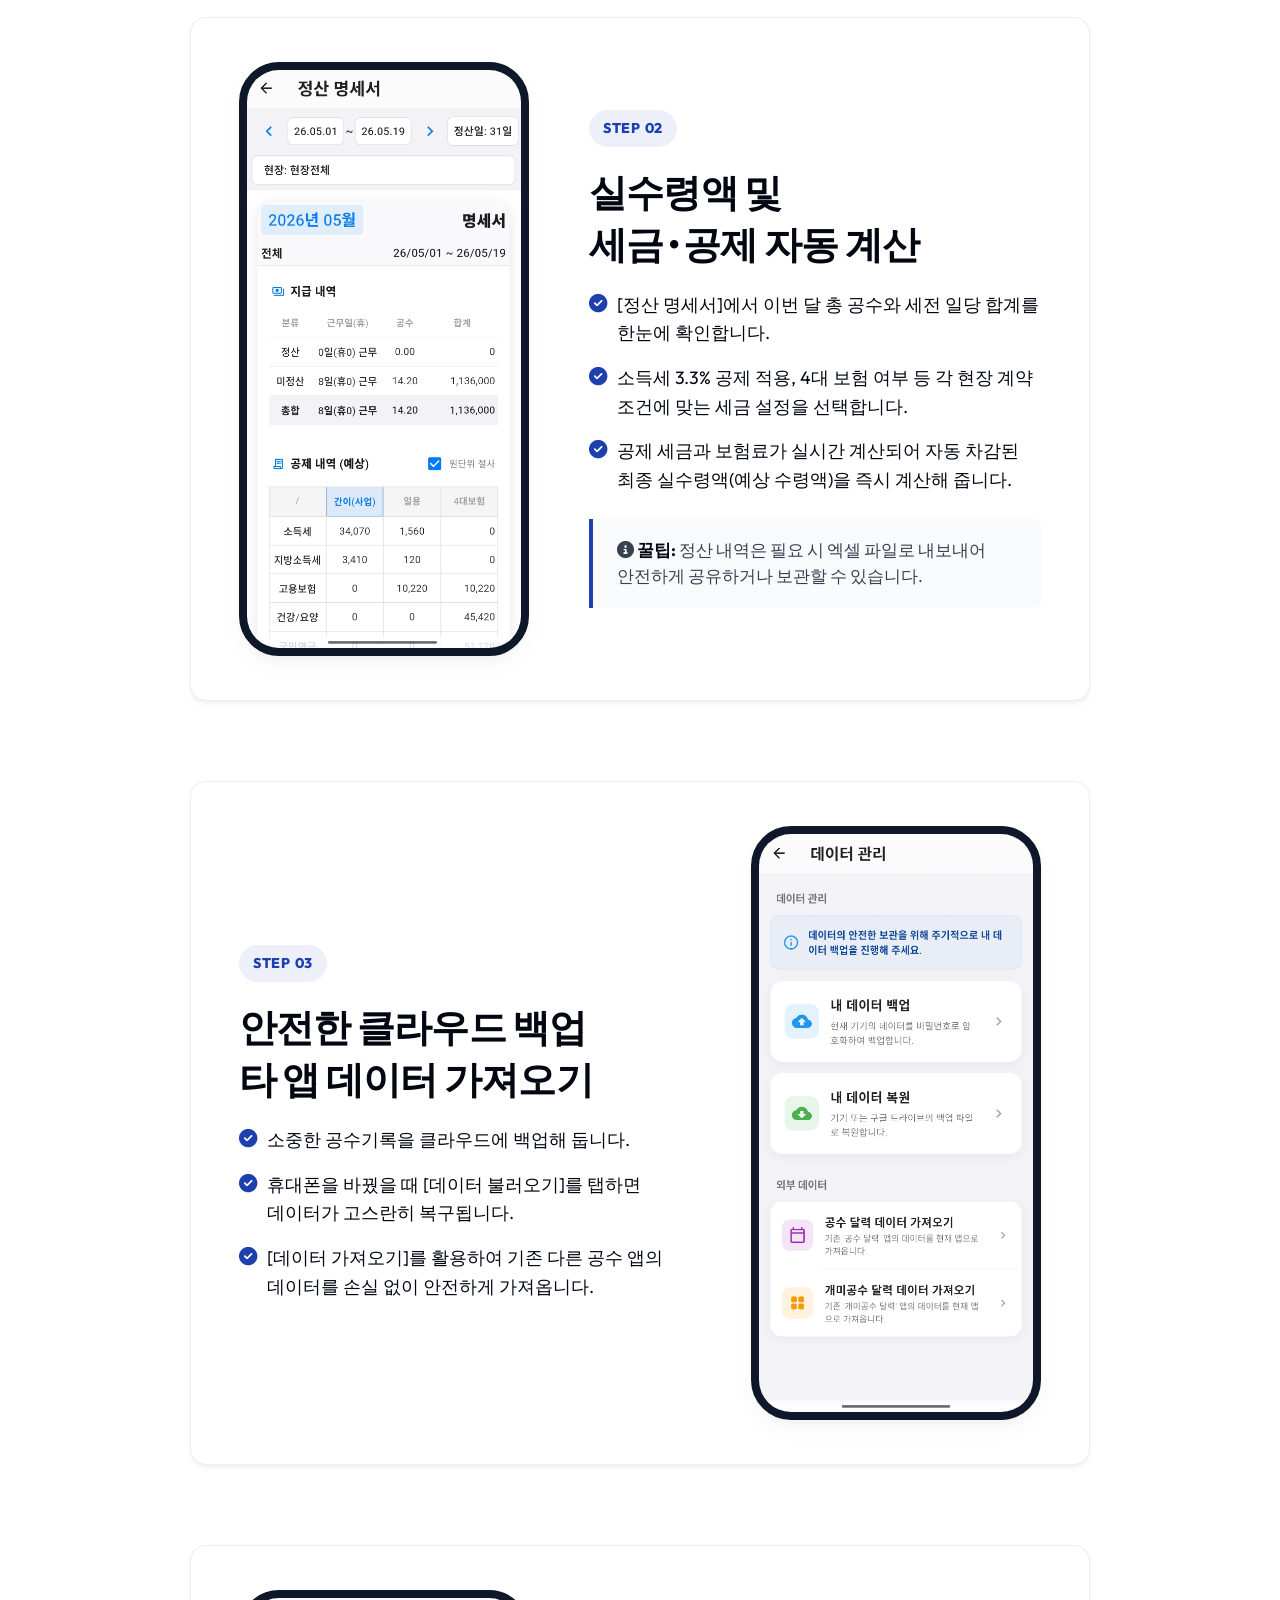
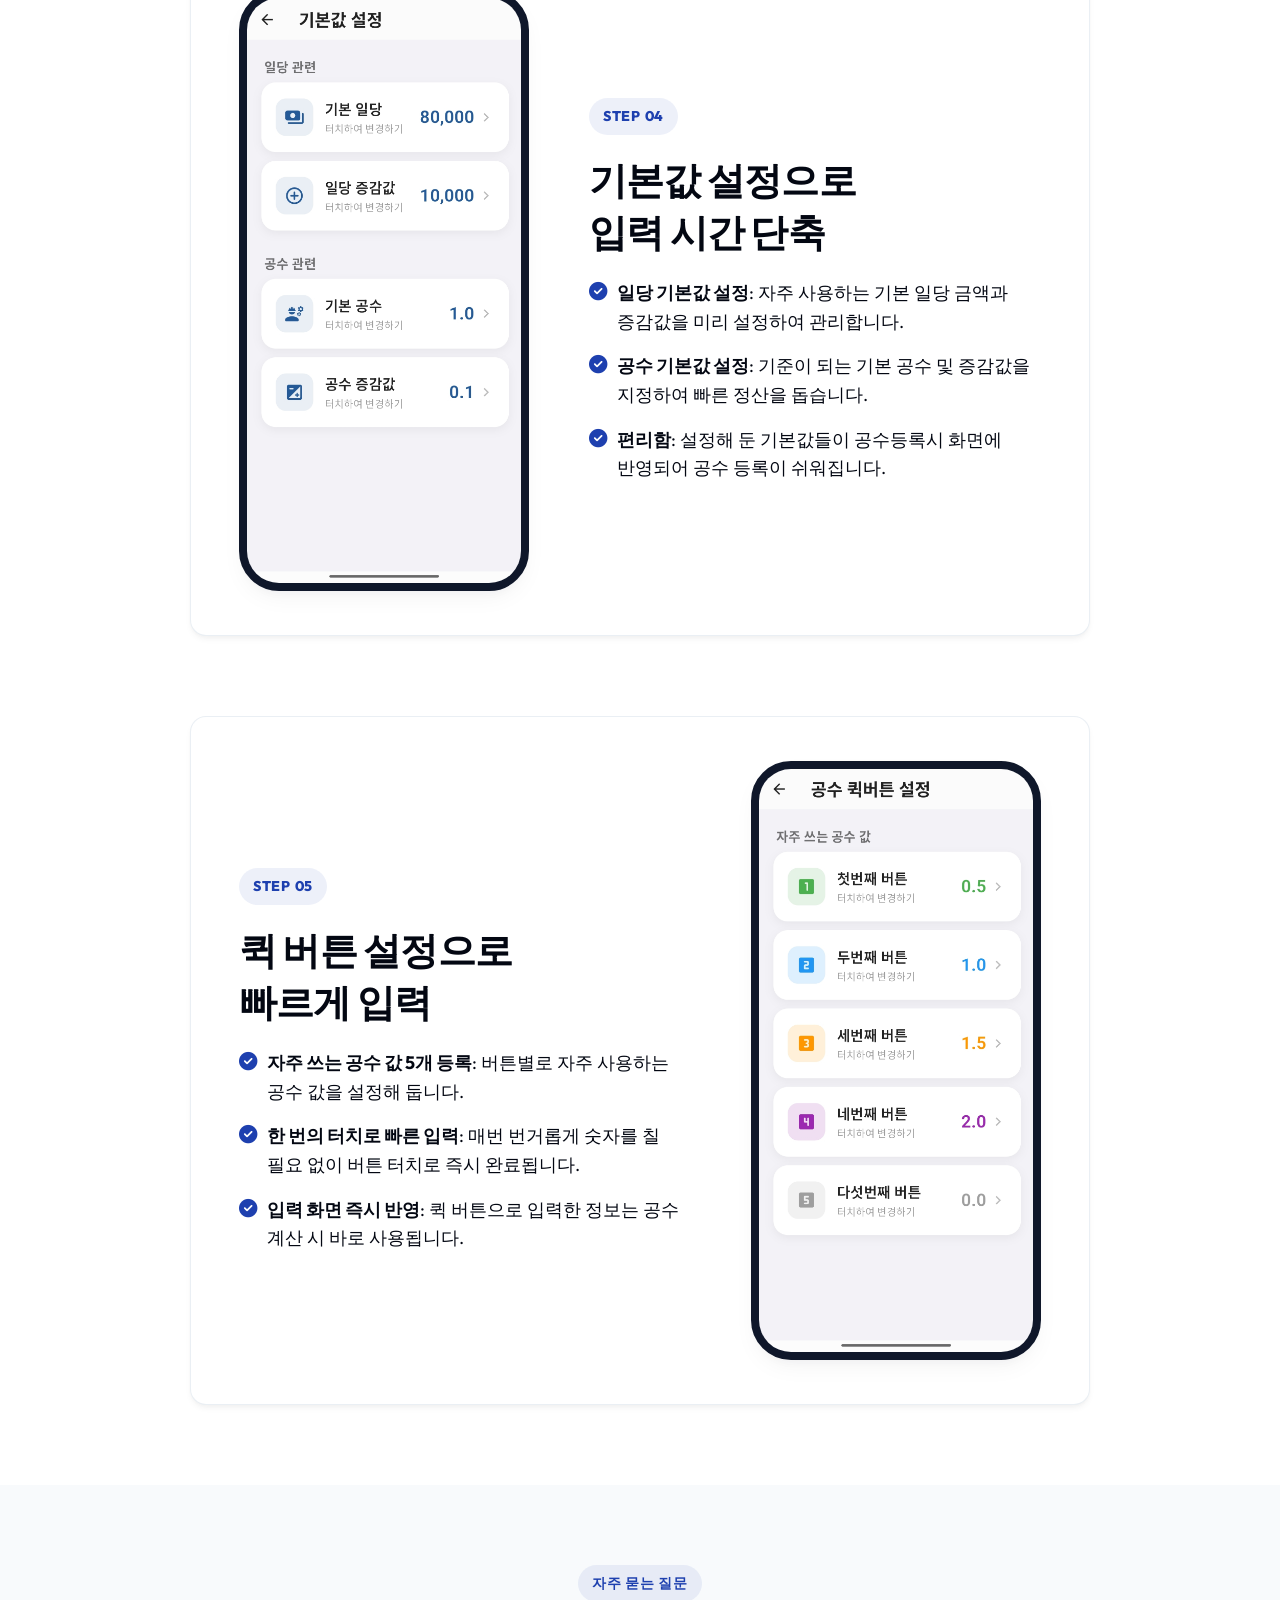
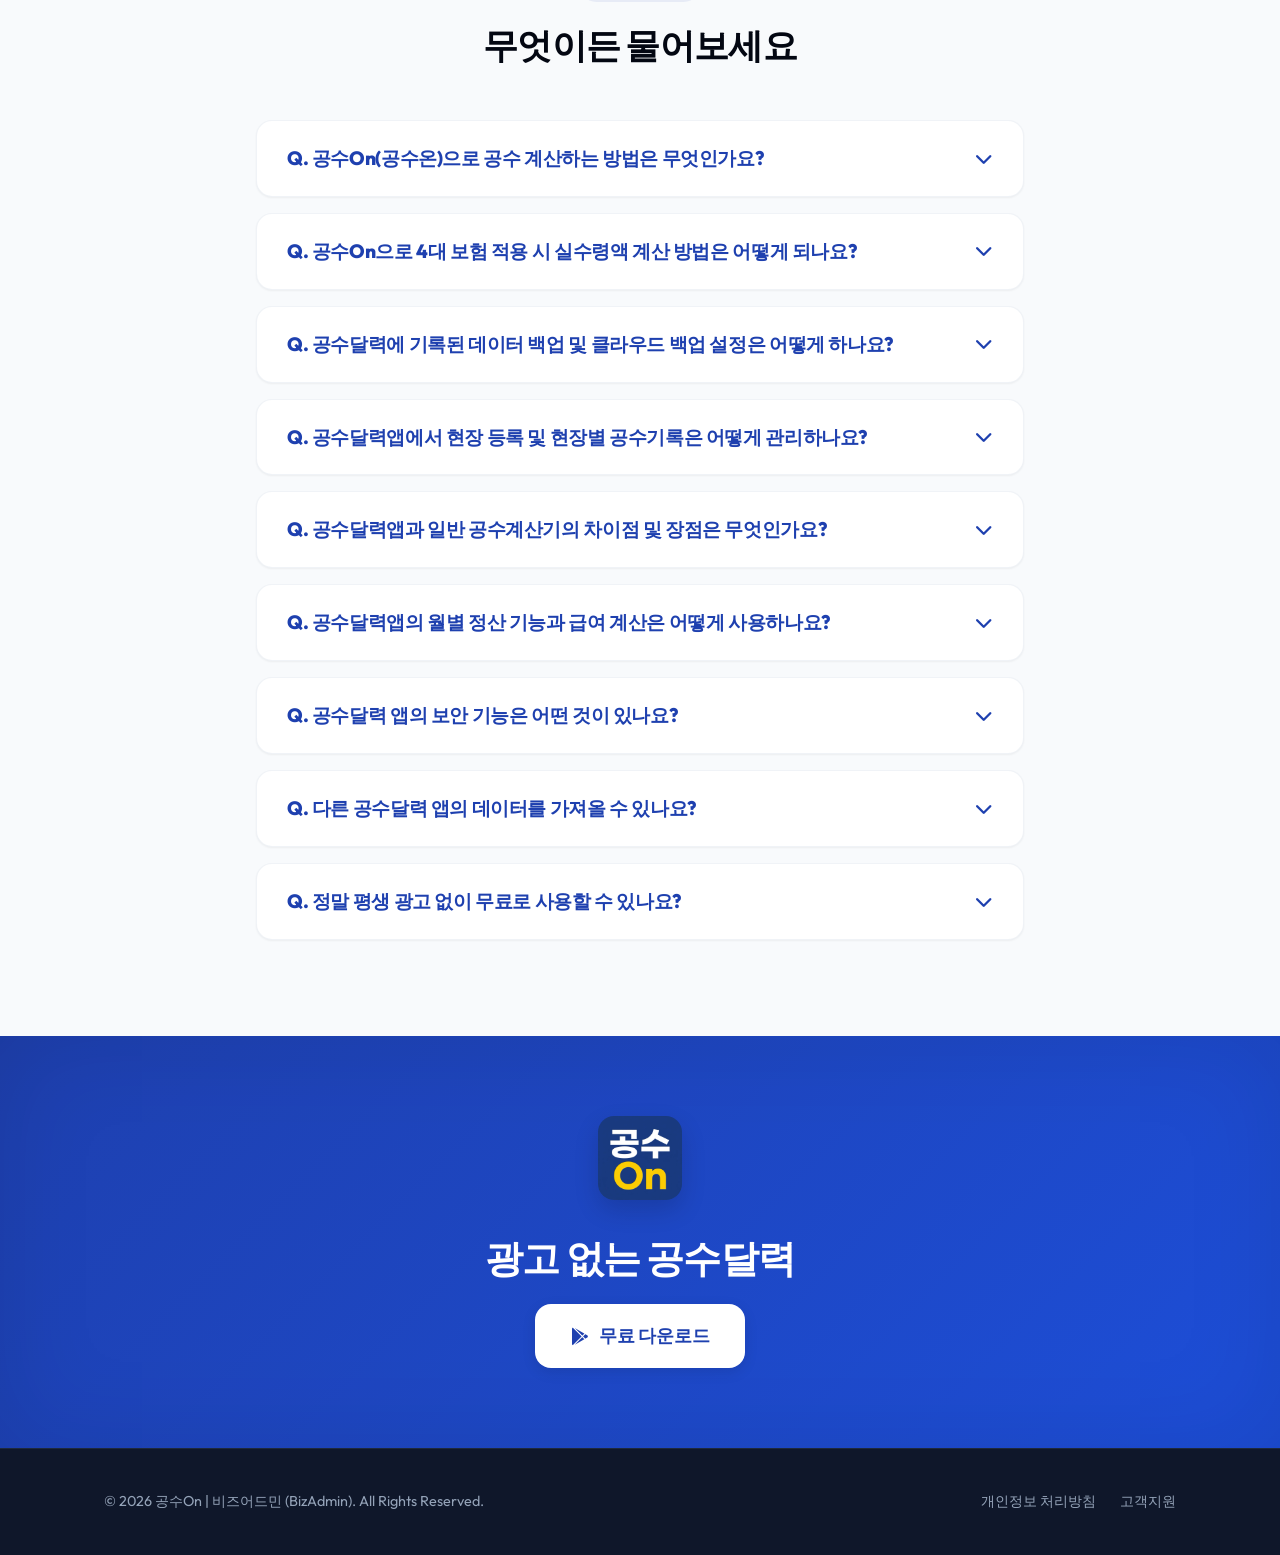
<file: guide.html>
<!DOCTYPE html>
<html lang="ko">

<head>
    <meta charset="UTF-8">
    <meta name="viewport" content="width=device-width, initial-scale=1.0">

    <!-- SEO 기본 메타 태그 -->
    <title>공수계산기 & 공수달력 사용법 및 정산 가이드 | 공수On(공수온)</title>
    <meta name="description"
        content="공수계산기 및 공수달력 앱 공수On(공수온) 사용법 안내. 터치 한 번으로 끝나는 간단한 공수 입력, 현장별 실수령액 자동 계산 및 정산, 클라우드 백업 및 기존 데이터 가져오기 가이드를 확인하세요.">
    <meta name="keywords"
        content="공수온, 공수On, 공수On(공수온), 공수계산기, 공수달력, 공수계산기앱, 공수달력앱, 공수 계산기 사용법, 공수달력 가이드, 공수기록 방법, 데이터 가져오기, 클라우드 백업, 일당출근부 사용법, 현장일당 정산, 노가다공수 계산">
    <link rel="canonical" href="https://gongsuon.bizadmin.co.kr/guide.html">
    <link rel="alternate" hreflang="ko" href="https://gongsuon.bizadmin.co.kr/guide.html">
    <link rel="alternate" hreflang="zh" href="https://gongsuon.bizadmin.co.kr/cn/">
    <link rel="alternate" hreflang="vi" href="https://gongsuon.bizadmin.co.kr/vn/">
    <link rel="alternate" hreflang="mn" href="https://gongsuon.bizadmin.co.kr/mn/">
    <link rel="alternate" hreflang="ru" href="https://gongsuon.bizadmin.co.kr/ru/">
    <link rel="alternate" hreflang="x-default" href="https://gongsuon.bizadmin.co.kr/guide.html">
    <link rel="icon" href="assets/images/icon.png" type="image/png">
    <link rel="apple-touch-icon" href="assets/images/icon.png">

    <!-- Open Graph / Facebook -->
    <meta property="og:type" content="website">
    <meta property="og:url" content="https://gongsuon.bizadmin.co.kr/guide.html">
    <meta property="og:title" content="공수계산기 & 공수달력 사용법 및 정산 가이드 | 공수On(공수온)">
    <meta property="og:description"
        content="공수계산기 및 공수달력 앱 공수On(공수온) 사용법 안내. 터치 한 번으로 끝나는 간단한 공수 입력, 현장별 실수령액 자동 계산 및 정산, 클라우드 백업 및 기존 데이터 가져오기 가이드를 확인하세요.">
    <meta property="og:image" content="https://gongsuon.bizadmin.co.kr/assets/images/og-image.png">

    <!-- Twitter -->
    <meta property="twitter:card" content="summary_large_image">
    <meta property="twitter:url" content="https://gongsuon.bizadmin.co.kr/guide.html">
    <meta property="twitter:title" content="공수계산기 & 공수달력 사용법 및 정산 가이드 | 공수On(공수온)">
    <meta property="twitter:description"
        content="공수계산기 및 공수달력 앱 공수On(공수온) 사용법 안내. 터치 한 번으로 끝나는 간단한 공수 입력, 현장별 실수령액 자동 계산 및 정산, 클라우드 백업 및 기존 데이터 가져오기 가이드를 확인하세요.">
    <meta property="twitter:image" content="https://gongsuon.bizadmin.co.kr/assets/images/og-image.png">

    <!-- Structured Data (JSON-LD) -->
    <script type="application/ld+json">
    [
      {
        "@context": "https://schema.org",
        "@type": "WebPage",
        "name": "공수계산기 & 공수달력 사용법 및 정산 가이드 | 공수On(공수온)",
        "description": "공수계산기 및 공수달력 앱 공수On(공수온) 사용법 안내. 터치 한 번으로 끝나는 간단한 공수 입력, 현장별 실수령액 자동 계산 및 정산, 클라우드 백업 및 기존 데이터 가져오기 가이드를 확인하세요.",
        "url": "https://gongsuon.bizadmin.co.kr/guide.html",
        "isPartOf": {
          "@type": "WebSite",
          "name": "공수On(공수온)",
          "url": "https://gongsuon.bizadmin.co.kr/"
        }
      },
      {
        "@context": "https://schema.org",
        "@type": "FAQPage",
        "mainEntity": [
          {
            "@type": "Question",
            "name": "공수On(공수온)으로 공수 계산하는 방법은 무엇인가요?",
            "acceptedAnswer": {
              "@type": "Answer",
              "text": "달력 화면에서 날짜를 탭한 후, 화면의 퀵 버튼(0.5공수, 1공수, 1.5공수, 2공수 등)을 선택하고 저장하면 1초 만에 간단하게 오늘 공수가 등록 및 자동 계산됩니다."
            }
          },
          {
            "@type": "Question",
            "name": "공수On으로 4대 보험 적용 시 실수령액 계산 방법은 어떻게 되나요?",
            "acceptedAnswer": {
              "@type": "Answer",
              "text": "환경설정의 '4대 보험'이나 '3.3% 원천징수'에 세율이 기본적으로 입력되어 있습니다. 일 달력을 선택 후 정산을 누르면 정산명세서가 보이고 여기에 구분되어 표시되어 있습니다."
            }
          },
          {
            "@type": "Question",
            "name": "공수달력에 기록된 데이터 백업 및 클라우드 백업 설정은 어떻게 하나요?",
            "acceptedAnswer": {
              "@type": "Answer",
              "text": "카카오/구글 등 간편 로그인을 하면 데이터관리의 내 데이터 백업에서 클라우드 백업이 활성화됩니다. 메뉴의 [데이터 관리]를 터치 후 구글 드라이브 백업을 하면 안전하게 보관할 수 있으며, 기기 변경이나 분실 시 새 폰에서 [데이터 불러오기]로 유실 없이 복구할 수 있습니다."
            }
          },
          {
            "@type": "Question",
            "name": "공수달력앱에서 현장 등록 및 현장별 공수기록은 어떻게 관리하나요?",
            "acceptedAnswer": {
              "@type": "Answer",
              "text": "[현장 관리] 메뉴에서 원하는 현장을 입력해 주세요. 공수 등록 시 해당 현장을 선택해 주면 현장별로 공수가 자동 분리 집계되어 관리됩니다."
            }
          },
    {
      "@type": "Question",
      "name": "공수달력앱과 일반 공수계산기의 차이점 및 장점은 무엇인가요?",
      "acceptedAnswer": {
        "@type": "Answer",
        "text": "차이는 보여주는 방식입니다. 일반 공수계산기는 공수 계산에 집중되어 있고, 공수달력앱은 같은 계산 결과를 달력 형태로 표시하여 날짜별 공수 기록과 근무 내역을 한눈에 확인할 수 있습니다. 공수달력앱을 사용하면 월별 공수 합계 확인, 여러 현장 관리, 과거 근무 기록 조회까지 더욱 편리하게 이용할 수 있습니다."
      }
    },
          {
            "@type": "Question",
            "name": "공수달력앱의 월별 정산 기능과 급여 계산은 어떻게 사용하나요?",
            "acceptedAnswer": {
              "@type": "Answer",
              "text": "하단의 [정산 명세서] 메뉴를 통해 월별 총 공수 수량과 세전 급여, 각종 공제 세금 및 실수령 급여를 한눈에 볼 수 있습니다. 정산 결과는 카카오톡 공유는 물론, 터치 한 번으로 깔끔한 엑셀(Excel) 파일로 저장해 현장 사무실로 바로 전송할 수 있습니다."
            }
          },
          {
            "@type": "Question",
            "name": "공수달력 앱의 보안 기능은 어떤 것이 있나요?",
            "acceptedAnswer": {
              "@type": "Answer",
              "text": "개인 정보 및 공수 데이터는 최신 보안 규격에 맞추어 안전하게 암호화되어 클라우드 서버에 전송/저장됩니다. 또한 회원가입을 원하지 않는 사용자를 위해 기기 로컬에만 데이터를 보관하는 비회원 모드도 완벽히 지원하여 보안 걱정 없이 안심하고 사용하실 수 있습니다."
            }
          },
          {
            "@type": "Question",
            "name": "다른 공수달력 앱의 데이터를 가져올 수 있나요?",
            "acceptedAnswer": {
              "@type": "Answer",
              "text": "네, [데이터 가져오기] 기능을 통해 기존 다른 공수 앱에 입력했던 데이터를 유실 걱정 없이 안전하게 공수On(공수온)으로 가져와 계속해서 관리할 수 있습니다."
            }
          },
          {
            "@type": "Question",
            "name": "정말 평생 광고 없이 무료로 사용할 수 있나요?",
            "acceptedAnswer": {
              "@type": "Answer",
              "text": "네, 공수On(공수온)은 광고 배너나 전면 팝업 광고 없이 쾌적하게 사용할 수 있는 앱으로, 사용자가 광고 때문에 방해받지 않고 공수 계산과 기록에 집중할 수 있도록 돕습니다."
            }
          }
        ]
      }
    ]
    </script>

    <link rel="stylesheet" href="https://cdnjs.cloudflare.com/ajax/libs/font-awesome/6.4.0/css/all.min.css">
    <link rel="stylesheet" href="assets/css/style.css">
    <style>
        .guide-hero .hero-wrapper {
            justify-content: center;
            max-width: 900px;
        }

        .guide-hero .hero-text {
            flex: none;
            text-align: center;
            width: 100%;
        }

        .guide-hero .hero-badge-concept,
        .guide-hero .download-btns {
            justify-content: center;
        }

        .guide-hero .hero-features-grid {
            justify-content: center;
        }

        .guide-hero h1.hero-title,
        .guide-hero p.hero-desc {
            text-align: center;
        }

        .guide-hero p.hero-desc {
            max-width: 720px;
            margin-left: auto;
            margin-right: auto;
        }

        /* Guide Section */
        .guide-section {
            padding: 80px 0;
            background-color: #fff;
        }

        .guide-container {
            max-width: 900px;
            margin: 0 auto;
            display: flex;
            flex-direction: column;
            gap: 80px;
        }

        .guide-card {
            display: flex;
            gap: 60px;
            align-items: center;
            background: #fff;
            border: 1px solid rgba(226, 232, 240, 0.7);
            border-radius: var(--radius-md);
            padding: 44px 48px;
            box-shadow: var(--shadow-md);
            transition: var(--transition-smooth);
        }

        .guide-card:hover {
            box-shadow: var(--shadow-hover);
            border-color: rgba(30, 64, 175, 0.12);
            transform: translateY(-3px);
        }

        .guide-card:nth-child(even) {
            flex-direction: row-reverse;
        }

        .guide-content {
            flex: 1.2;
        }

        .guide-badge {
            display: inline-block;
            background-color: rgba(30, 64, 175, 0.08);
            color: var(--primary);
            padding: 6px 14px;
            border-radius: 100px;
            font-weight: 800;
            font-size: 0.88rem;
            margin-bottom: 20px;
            letter-spacing: 0.05em;
        }

        .guide-content h2 {
            font-size: 2.4rem;
            /* 2rem에서 2.4rem으로 확대 */
            font-weight: 900;
            margin-bottom: 20px;
            line-height: 1.35;
            color: var(--text-dark);
            letter-spacing: -0.02em;
        }

        .guide-content p {
            color: var(--text-muted);
            font-size: 1.16rem;
            /* 1.02rem에서 1.16rem으로 확대 */
            margin-bottom: 25px;
            line-height: 1.7;
        }

        .guide-steps {
            list-style: none;
            display: flex;
            flex-direction: column;
            gap: 16px;
        }

        .guide-steps li {
            position: relative;
            padding-left: 28px;
            font-size: 1.12rem;
            /* 1rem에서 1.12rem으로 확대 */
            line-height: 1.6;
            color: var(--text-dark);
        }

        .guide-steps li i {
            position: absolute;
            left: 0;
            top: 4px;
            color: var(--primary);
            font-size: 1.15rem;
        }

        .guide-img-container {
            flex: 0.8;
        }

        /* Callout */
        .callout-box {
            background-color: var(--bg-light);
            border-left: 4px solid var(--primary);
            padding: 18px 24px;
            border-radius: 0 var(--radius-sm) var(--radius-sm) 0;
            font-size: 1.05rem;
            color: var(--text-muted);
            margin-top: 24px;
            line-height: 1.6;
        }

        .callout-box strong {
            color: var(--text-dark);
        }



        @media (max-width: 850px) {

            /* Guide Card Responsive */
            .guide-card {
                flex-direction: column !important;
                gap: 30px;
            }

            .guide-content h2 {
                font-size: 1.6rem;
            }

            .phone-frame {
                margin: 0 auto;
                max-width: 240px;
            }
        }

        /* FAQ Section 추가 */
        .faq {
            background-color: var(--bg-light);
            padding: 80px 0;
            width: 100%;
            display: block;
        }

        .faq-container {
            max-width: 800px;
            margin: 0 auto;
            width: 100%;
            padding: 0 16px;
            box-sizing: border-box;
        }

        .faq-item {
            margin-bottom: 16px;
            background: #fff;
            border-radius: var(--radius-md);
            box-shadow: var(--shadow-sm);
            border: 1px solid rgba(226, 232, 240, 0.5);
            transition: var(--transition-smooth);
            text-align: left;
            overflow: hidden;
        }

        .faq-item:hover {
            box-shadow: var(--shadow-md);
            border-color: rgba(226, 232, 240, 1);
        }

        .faq-question {
            padding: 24px 30px;
            display: flex;
            justify-content: space-between;
            align-items: center;
            cursor: pointer;
            user-select: none;
        }

        .faq-question h3 {
            color: var(--primary);
            margin: 0;
            font-size: 1.2rem;
            font-weight: 800;
            padding-right: 20px;
            line-height: 1.4;
        }

        .faq-icon {
            color: var(--primary);
            font-size: 1.1rem;
            transition: transform 0.3s ease;
            flex-shrink: 0;
        }

        .faq-answer {
            max-height: 0;
            overflow: hidden;
            opacity: 0;
            transition: all 0.3s cubic-bezier(0.4, 0, 0.2, 1);
            background: #fafafa;
        }

        .faq-answer p {
            color: var(--text-dark);
            font-size: 1rem;
            line-height: 1.6;
            padding: 24px 30px;
            margin: 0;
        }

        /* Active State */
        .faq-item.active {
            border-color: var(--primary);
        }

        .faq-item.active .faq-icon {
            transform: rotate(180deg);
        }

        .faq-item.active .faq-answer {
            opacity: 1;
            border-top: 1px solid rgba(226, 232, 240, 0.5);
        }
    </style>
</head>

<body>

    <header>
        <div class="container">
            <a href="index.html" class="logo-text" aria-label="공수On(공수온) 홈">
                <img src="assets/images/icon.png" alt="공수On(공수온) 로고" class="logo-img">
                <span class="logo-name">공수On</span>
            </a>
            <nav class="nav-menu">
                <a href="intro.html" class="nav-item">앱 소개</a>
                <a href="guide.html" class="nav-item active">사용 가이드</a>
                <a href="story.html" class="nav-item">개발 스토리</a>
                <a href="blog.html" class="nav-item">블로그</a>
                <a href="index.html#faq" class="nav-item">자주 묻는 질문</a>
                <a href="index.html#final-cta" class="nav-item nav-download">다운로드</a>
            </nav>
            <div class="header-right">
                <div class="lang-switcher">
                    <button class="lang-btn" aria-label="언어 선택 / Select Language">
                        <i class="fas fa-globe"></i> <span>한국어</span> <i class="fas fa-chevron-down"></i>
                    </button>
                    <div class="lang-dropdown">
                        <a href="#" class="active" title="한국어">🇰🇷 한국어</a>
                        <a href="cn/index.html" title="中文">🇨🇳 中文</a>
                        <a href="vn/index.html" title="Tiếng Việt">🇻🇳 Tiếng Việt</a>
                        <a href="mn/index.html" title="Монгол">🇲🇳 Монгол</a>
                        <a href="ru/index.html" title="Русский">🇷🇺 Русский</a>
                    </div>
                </div>
                <button class="menu-toggle" aria-label="메뉴 열기">
                    <i class="fas fa-bars"></i>
                </button>
            </div>
        </div>
    </header>

    <main>
        <section class="hero guide-hero">
            <div class="container">
                <div class="hero-wrapper">
                    <div class="hero-text">
                        <div class="hero-badge-concept">
                            <i class="fas fa-route"></i> <span>공수달력 공수On 사용 가이드</span>
                        </div>
                        <h1 class="hero-title">
                            공수달력<br>
                            사용 가이드
                        </h1>
                        <p class="hero-desc">공수On은 광고 없고, 큰 글씨로 공수계산하고 공수달력에 기록하는 현장용 앱입니다.<br>빠르게 공수 등록하고
                            정산하는 방법을 알아보세요.</p>
                        <div class="download-btns">
                            <a href="https://play.google.com/store/apps/details?id=kr.co.bizadmin.gongsuon"
                                class="btn-modern-download" target="_blank" rel="noopener noreferrer">
                                <i class="fab fa-google-play"></i> <span>Google Play 다운로드</span>
                            </a>
                        </div>
                        <div class="hero-features-grid">
                            <div class="hero-feature-card">
                                <div class="card-icon bg-blue">
                                    <i class="fas fa-hand-pointer"></i>
                                </div>
                                <div class="card-text">
                                    <h4>간편 입력</h4>
                                    <p>퀵 버튼으로 빠른 기록</p>
                                </div>
                            </div>
                            <div class="hero-feature-card">
                                <div class="card-icon bg-green">
                                    <i class="fas fa-cloud-arrow-up"></i>
                                </div>
                                <div class="card-text">
                                    <h4>백업 관리</h4>
                                    <p>안전하게 데이터 보관</p>
                                </div>
                            </div>
                        </div>
                    </div>
                </div>
            </div>
        </section>

        <section class="guide-section">
            <div class="container">
                <div class="guide-container">

                    <!-- Step 1 -->
                    <article class="guide-card card card--interactive" id="step-input">
                        <div class="guide-content">
                            <span class="guide-badge">STEP 01</span>
                            <h2>오늘 날짜 탭하고<br> 한 번에 빠르게 등록</h2>
                            <ul class="guide-steps">
                                <li><i class="fas fa-check-circle"></i> 기록할 날짜를 달력에서 탭합니다.</li>
                                <li><i class="fas fa-check-circle"></i> 0.5공수, 1공수, 1.5공수, 2공수 중 선택합니다.</li>
                                <li><i class="fas fa-check-circle"></i> 공수를 저장하면 공수 계산이 1초 만에 완료됩니다.</li>
                            </ul>
                        </div>
                        <div class="guide-img-container phone-frame">
                            <img src="assets/images/screenshot_input.png" alt="공수 간편 입력 가이드 이미지">
                        </div>
                    </article>

                    <!-- Step 2 -->
                    <article class="guide-card card card--interactive">
                        <div class="guide-content">
                            <span class="guide-badge">STEP 02</span>
                            <h2>실수령액 및<br>세금 · 공제 자동 계산</h2>
                            <ul class="guide-steps">
                                <li><i class="fas fa-check-circle"></i> [정산 명세서]에서 이번 달 총 공수와 세전 일당 합계를 한눈에 확인합니다.
                                </li>
                                <li><i class="fas fa-check-circle"></i> 소득세 3.3% 공제 적용, 4대 보험 여부 등 각 현장 계약 조건에 맞는 세금 설정을
                                    선택합니다.</li>
                                <li><i class="fas fa-check-circle"></i> 공제 세금과 보험료가 실시간 계산되어 자동 차감된 최종 실수령액(예상 수령액)을 즉시
                                    계산해 줍니다.</li>
                            </ul>
                            <div class="callout-box">
                                <i class="fas fa-info-circle"></i> <strong>꿀팁:</strong> 정산 내역은 필요 시 엑셀 파일로 내보내어 안전하게
                                공유하거나 보관할 수 있습니다.
                            </div>
                        </div>
                        <div class="guide-img-container phone-frame">
                            <img src="assets/images/screenshot_tax.png" alt="정산 명세서 및 세금 계산 가이드 이미지">
                        </div>
                    </article>

                    <!-- Step 3 -->
                    <article class="guide-card card card--interactive">
                        <div class="guide-content">
                            <span class="guide-badge">STEP 03</span>
                            <h2>안전한 클라우드 백업 <br>타 앱 데이터 가져오기</h2>
                            <ul class="guide-steps">
                                <li><i class="fas fa-check-circle"></i> 소중한 공수기록을 클라우드에 백업해 둡니다.</li>
                                <li><i class="fas fa-check-circle"></i> 휴대폰을 바꿨을 때 [데이터 불러오기]를 탭하면 데이터가 고스란히 복구됩니다.</li>
                                <li><i class="fas fa-check-circle"></i> [데이터 가져오기]를 활용하여 기존 다른 공수 앱의 데이터를 손실 없이 안전하게
                                    가져옵니다.</li>
                            </ul>
                        </div>
                        <div class="guide-img-container phone-frame">
                            <img src="assets/images/screenshot_data.png" alt="데이터 백업 및 이전 가이드 이미지">
                        </div>
                    </article>

                    <!-- Step 4 -->
                    <article class="guide-card card card--interactive">
                        <div class="guide-content">
                            <span class="guide-badge">STEP 04</span>
                            <h2>기본값 설정으로<br>입력 시간 단축</h2>
                            <ul class="guide-steps">
                                <li><i class="fas fa-check-circle"></i> <strong>일당 기본값 설정</strong>: 자주 사용하는 기본 일당 금액과
                                    증감값을 미리 설정하여 관리합니다.</li>
                                <li><i class="fas fa-check-circle"></i> <strong>공수 기본값 설정</strong>: 기준이 되는 기본 공수 및
                                    증감값을 지정하여 빠른 정산을 돕습니다.</li>
                                <li><i class="fas fa-check-circle"></i> <strong>편리함</strong>: 설정해 둔 기본값들이 공수등록시
                                    화면에 반영되어 공수 등록이 쉬워집니다.</li>
                            </ul>
                        </div>
                        <div class="guide-img-container phone-frame">
                            <img src="assets/images/screenshot_default_settings.png" alt="기본값 설정 가이드 이미지">
                        </div>
                    </article>

                    <!-- Step 5 -->
                    <article class="guide-card card card--interactive">
                        <div class="guide-content">
                            <span class="guide-badge">STEP 05</span>
                            <h2>퀵 버튼 설정으로<br>빠르게 입력</h2>
                            <ul class="guide-steps">
                                <li><i class="fas fa-check-circle"></i> <strong>자주 쓰는 공수 값 5개 등록</strong>: 버튼별로 자주 사용하는
                                    공수 값을 설정해 둡니다.</li>
                                <li><i class="fas fa-check-circle"></i> <strong>한 번의 터치로 빠른 입력</strong>: 매번 번거롭게 숫자를 칠
                                    필요 없이 버튼 터치로 즉시 완료됩니다.</li>
                                <li><i class="fas fa-check-circle"></i> <strong>입력 화면 즉시 반영</strong>: 퀵 버튼으로 입력한 정보는
                                    공수 계산 시 바로 사용됩니다.</li>
                            </ul>
                        </div>
                        <div class="guide-img-container phone-frame">
                            <img src="assets/images/screenshot_quick_buttons.png" alt="공수 퀵 버튼 설정 가이드 이미지">
                        </div>
                    </article>

                </div>
            </div>
        </section>

        <!-- FAQ Section (네이버 연관검색어 대응) -->
        <section class="faq" id="faq-section">
            <div class="container">
                <div style="text-align: center; margin-bottom: 50px;">
                    <span class="guide-badge">자주 묻는 질문</span>
                    <h2 style="font-size: 2.2rem; font-weight: 900; color: var(--text-dark);">무엇이든 물어보세요</h2>
                </div>
                <div class="faq-container">
                    <!-- Q1 -->
                    <div class="faq-item">
                        <div class="faq-question">
                            <h3>Q. 공수On(공수온)으로 공수 계산하는 방법은 무엇인가요?</h3>
                            <i class="fas fa-chevron-down faq-icon"></i>
                        </div>
                        <div class="faq-answer">
                            <p>A. 달력 화면에서 날짜를 탭한 후, 화면의 퀵 버튼(0.5공수, 1공수, 1.5공수, 2공수 등)을 선택하고 저장하면 1초 만에 간단하게 오늘 공수가 등록 및
                                자동 계산됩니다.</p>
                        </div>
                    </div>
                    <!-- Q2 -->
                    <div class="faq-item">
                        <div class="faq-question">
                            <h3>Q. 공수On으로 4대 보험 적용 시 실수령액 계산 방법은 어떻게 되나요?</h3>
                            <i class="fas fa-chevron-down faq-icon"></i>
                        </div>
                        <div class="faq-answer">
                            <p>A. 환경설정의 '4대 보험'이나 '3.3% 원천징수'에 세율이 기본적으로 입력되어 있습니다. 일 달력을 선택 후 정산을 누르면 정산명세서가 보이고 여기에 구분되어 표시되어 있습니다.</p>
                        </div>
                    </div>
                    <!-- Q3 -->
                    <div class="faq-item">
                        <div class="faq-question">
                            <h3>Q. 공수달력에 기록된 데이터 백업 및 클라우드 백업 설정은 어떻게 하나요?</h3>
                            <i class="fas fa-chevron-down faq-icon"></i>
                        </div>
                        <div class="faq-answer">
                            <p>A. 카카오/구글 등 간편 로그인을 하면 데이터관리의 내 데이터 백업에서 클라우드 백업이 활성화됩니다. 메뉴의 [데이터 관리]를 터치 후 구글 드라이브 백업을
                                하면 안전하게 보관할 수 있으며, 기기 변경이나 분실 시 새 폰에서 [데이터 불러오기]로 유실 없이 복구할 수 있습니다.</p>
                        </div>
                    </div>
                    <!-- Q4 -->
                    <div class="faq-item">
                        <div class="faq-question">
                            <h3>Q. 공수달력앱에서 현장 등록 및 현장별 공수기록은 어떻게 관리하나요?</h3>
                            <i class="fas fa-chevron-down faq-icon"></i>
                        </div>
                        <div class="faq-answer">
                            <p>A. [현장 관리] 메뉴에서 원하는 현장을 입력해 주세요. 공수 등록 시 해당 현장을 선택해 주면 현장별로 공수가 자동 분리 집계되어 관리됩니다.</p>
                        </div>
                    </div>
                    <!-- Q5 -->
                    <div class="faq-item">
                        <div class="faq-question">
                            <h3>Q. 공수달력앱과 일반 공수계산기의 차이점 및 장점은 무엇인가요?</h3>
                            <i class="fas fa-chevron-down faq-icon"></i>
                        </div>
                        <div class="faq-answer">
                            <p>A. 차이는 보여주는 방식입니다. 일반 공수계산기는 공수 계산에 집중되어 있고, 공수달력앱은 같은 계산 결과를 달력 형태로 표시하여 날짜별 공수 기록과 근무 내역을 한눈에 확인할 수 있습니다. 공수달력앱을 사용하면 월별 공수 합계 확인, 여러 현장 관리, 과거 근무 기록 조회까지 더욱 편리하게 이용할 수 있습니다.</p>
                        </div>
                    </div>
                    <!-- Q6 -->
                    <div class="faq-item">
                        <div class="faq-question">
                            <h3>Q. 공수달력앱의 월별 정산 기능과 급여 계산은 어떻게 사용하나요?</h3>
                            <i class="fas fa-chevron-down faq-icon"></i>
                        </div>
                        <div class="faq-answer">
                            <p>A. 하단의 [정산 명세서] 메뉴를 통해 월별 총 공수 수량과 세전 급여, 각종 공제 세금 및 실수령 급여를 한눈에 볼 수 있습니다. 정산 결과는 카카오톡
                                공유는 물론, 터치 한 번으로 깔끔한 엑셀(Excel) 파일로 저장해 현장 사무실로 바로 전송할 수 있습니다.</p>
                        </div>
                    </div>
                    <!-- Q7 -->
                    <div class="faq-item">
                        <div class="faq-question">
                            <h3>Q. 공수달력 앱의 보안 기능은 어떤 것이 있나요?</h3>
                            <i class="fas fa-chevron-down faq-icon"></i>
                        </div>
                        <div class="faq-answer">
                            <p>A. 개인 정보 및 공수 데이터는 최신 보안 규격에 맞추어 안전하게 암호화되어 클라우드 서버에 전송/저장됩니다. 또한 회원가입을 원하지 않는 사용자를 위해 기기
                                로컬에만 데이터를 보관하는 비회원 모드도 완벽히 지원하여 보안 걱정 없이 안심하고 사용하실 수 있습니다.</p>
                        </div>
                    </div>
                    <!-- Q8 -->
                    <div class="faq-item">
                        <div class="faq-question">
                            <h3>Q. 다른 공수달력 앱의 데이터를 가져올 수 있나요?</h3>
                            <i class="fas fa-chevron-down faq-icon"></i>
                        </div>
                        <div class="faq-answer">
                            <p>A. 네, [데이터 가져오기] 기능을 통해 기존 다른 공수 앱에 입력했던 데이터를 유실 걱정 없이 안전하게 공수On(공수온)으로 가져와 계속해서 관리할 수
                                있습니다.</p>
                        </div>
                    </div>
                    <!-- Q9 -->
                    <div class="faq-item">
                        <div class="faq-question">
                            <h3>Q. 정말 평생 광고 없이 무료로 사용할 수 있나요?</h3>
                            <i class="fas fa-chevron-down faq-icon"></i>
                        </div>
                        <div class="faq-answer">
                            <p>A. 네, 공수On(공수온)은 광고 배너나 전면 팝업 광고 없이 쾌적하게 사용할 수 있는 앱으로, 사용자가 광고 때문에 방해받지 않고 공수 계산과 기록에 집중할
                                수 있도록 돕습니다.</p>
                        </div>
                    </div>
                </div>
            </div>
        </section>

        <section class="cta-section">
            <div class="container">
                <img src="assets/images/icon.png" alt="공수On(공수온) 앱 아이콘" class="cta-logo" loading="lazy">
                <h2>광고 없는 공수달력</h2>
                <a href="https://play.google.com/store/apps/details?id=kr.co.bizadmin.gongsuon" class="btn btn-white">
                    <i class="fab fa-google-play"></i> 무료 다운로드
                </a>
            </div>
        </section>
    </main>

    <footer class="footer">
        <div class="container">
            <p>&copy; 2026 공수On | 비즈어드민 (BizAdmin). All Rights Reserved.</p>
            <nav class="footer-links">
                <a href="privacy.html">개인정보 처리방침</a>
                <a href="mailto:admin.bizadmin@google.com">고객지원</a>
            </nav>
        </div>
    </footer>

    <script>
        const menuToggle = document.querySelector('.menu-toggle');
        const navMenu = document.querySelector('.nav-menu');

        menuToggle.addEventListener('click', () => {
            navMenu.classList.toggle('active');
            const icon = menuToggle.querySelector('i');
            if (navMenu.classList.contains('active')) {
                icon.classList.remove('fa-bars');
                icon.classList.add('fa-times');
            } else {
                icon.classList.remove('fa-times');
                icon.classList.add('fa-bars');
            }
        });

        // FAQ Accordion Toggle
        const faqQuestions = document.querySelectorAll('.faq-question');
        faqQuestions.forEach(question => {
            question.addEventListener('click', () => {
                const faqItem = question.parentElement;
                const faqAnswer = faqItem.querySelector('.faq-answer');
                const isActive = faqItem.classList.contains('active');

                // Close all other FAQ items for a clean UI
                document.querySelectorAll('.faq-item').forEach(item => {
                    item.classList.remove('active');
                    item.querySelector('.faq-answer').style.maxHeight = null;
                });

                if (!isActive) {
                    faqItem.classList.add('active');
                    faqAnswer.style.maxHeight = faqAnswer.scrollHeight + "px";
                }
            });
        });
    </script>
</body>

</html>
</file>
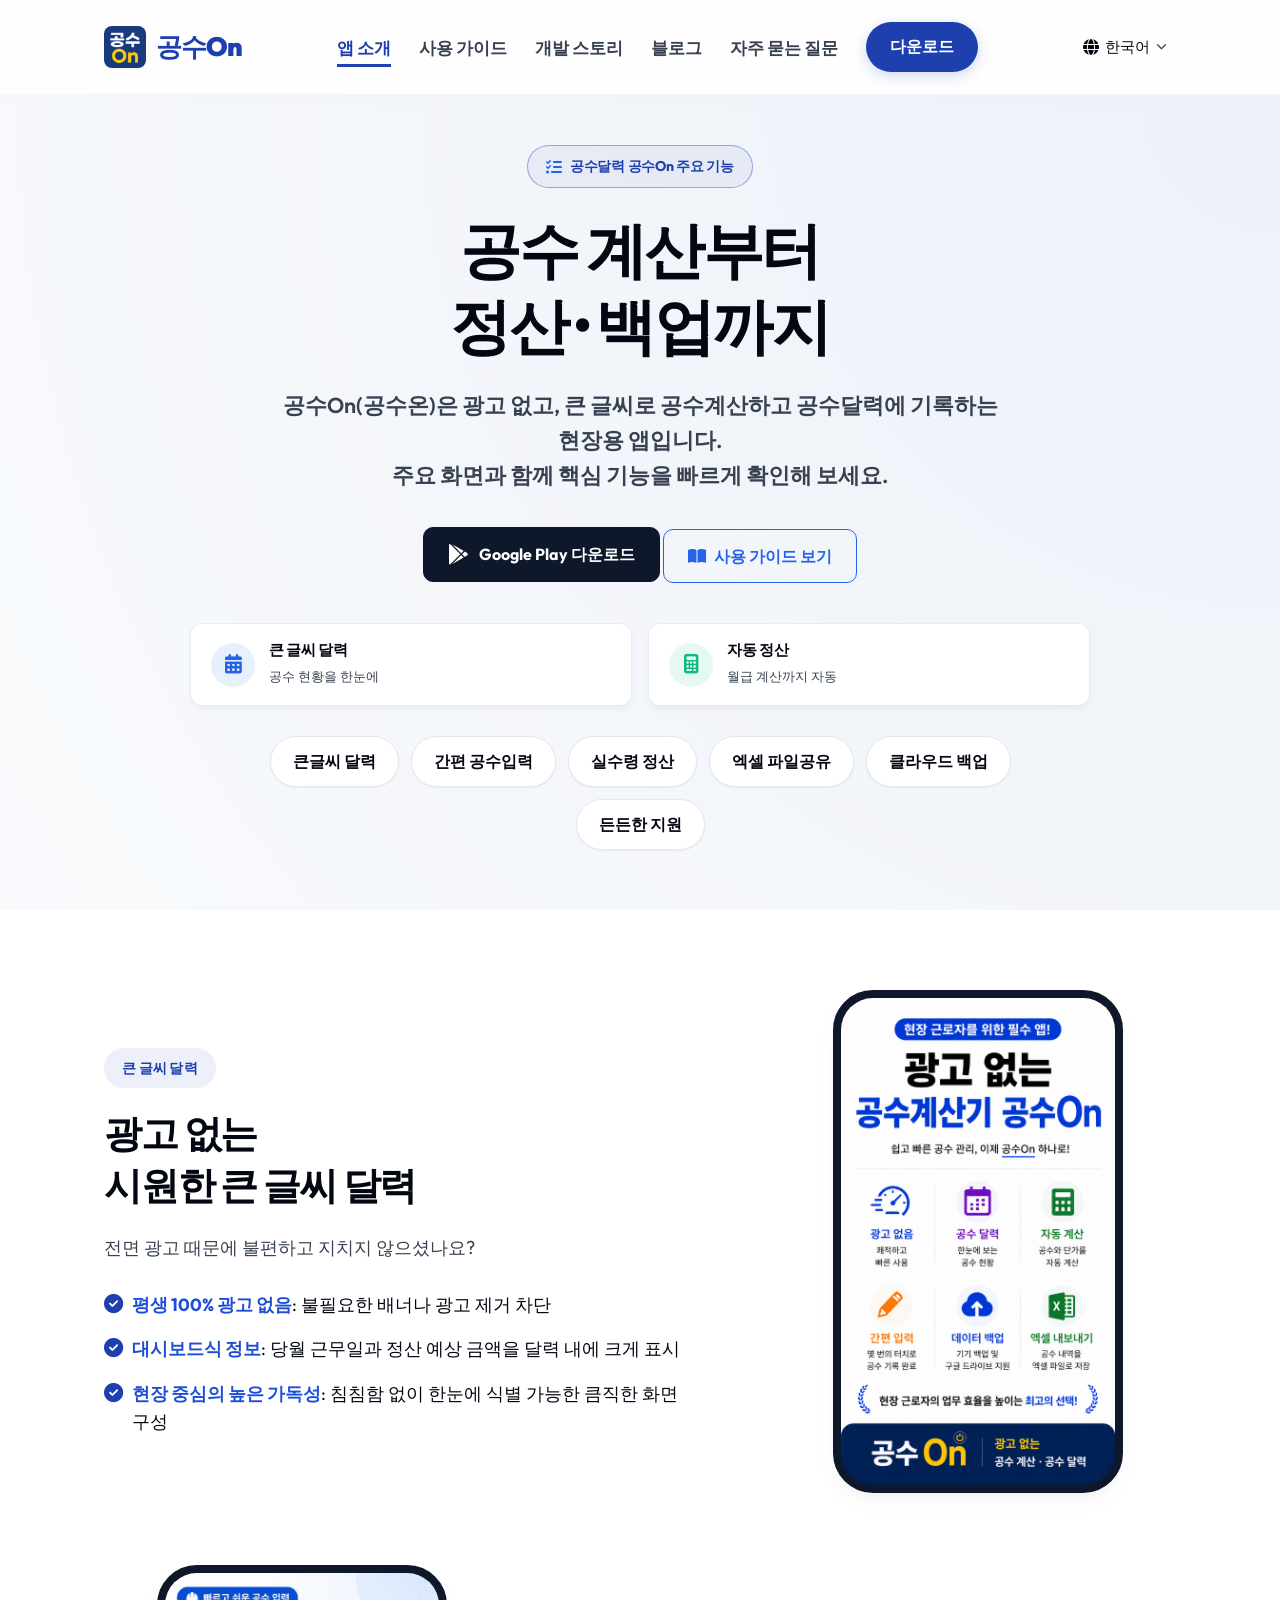
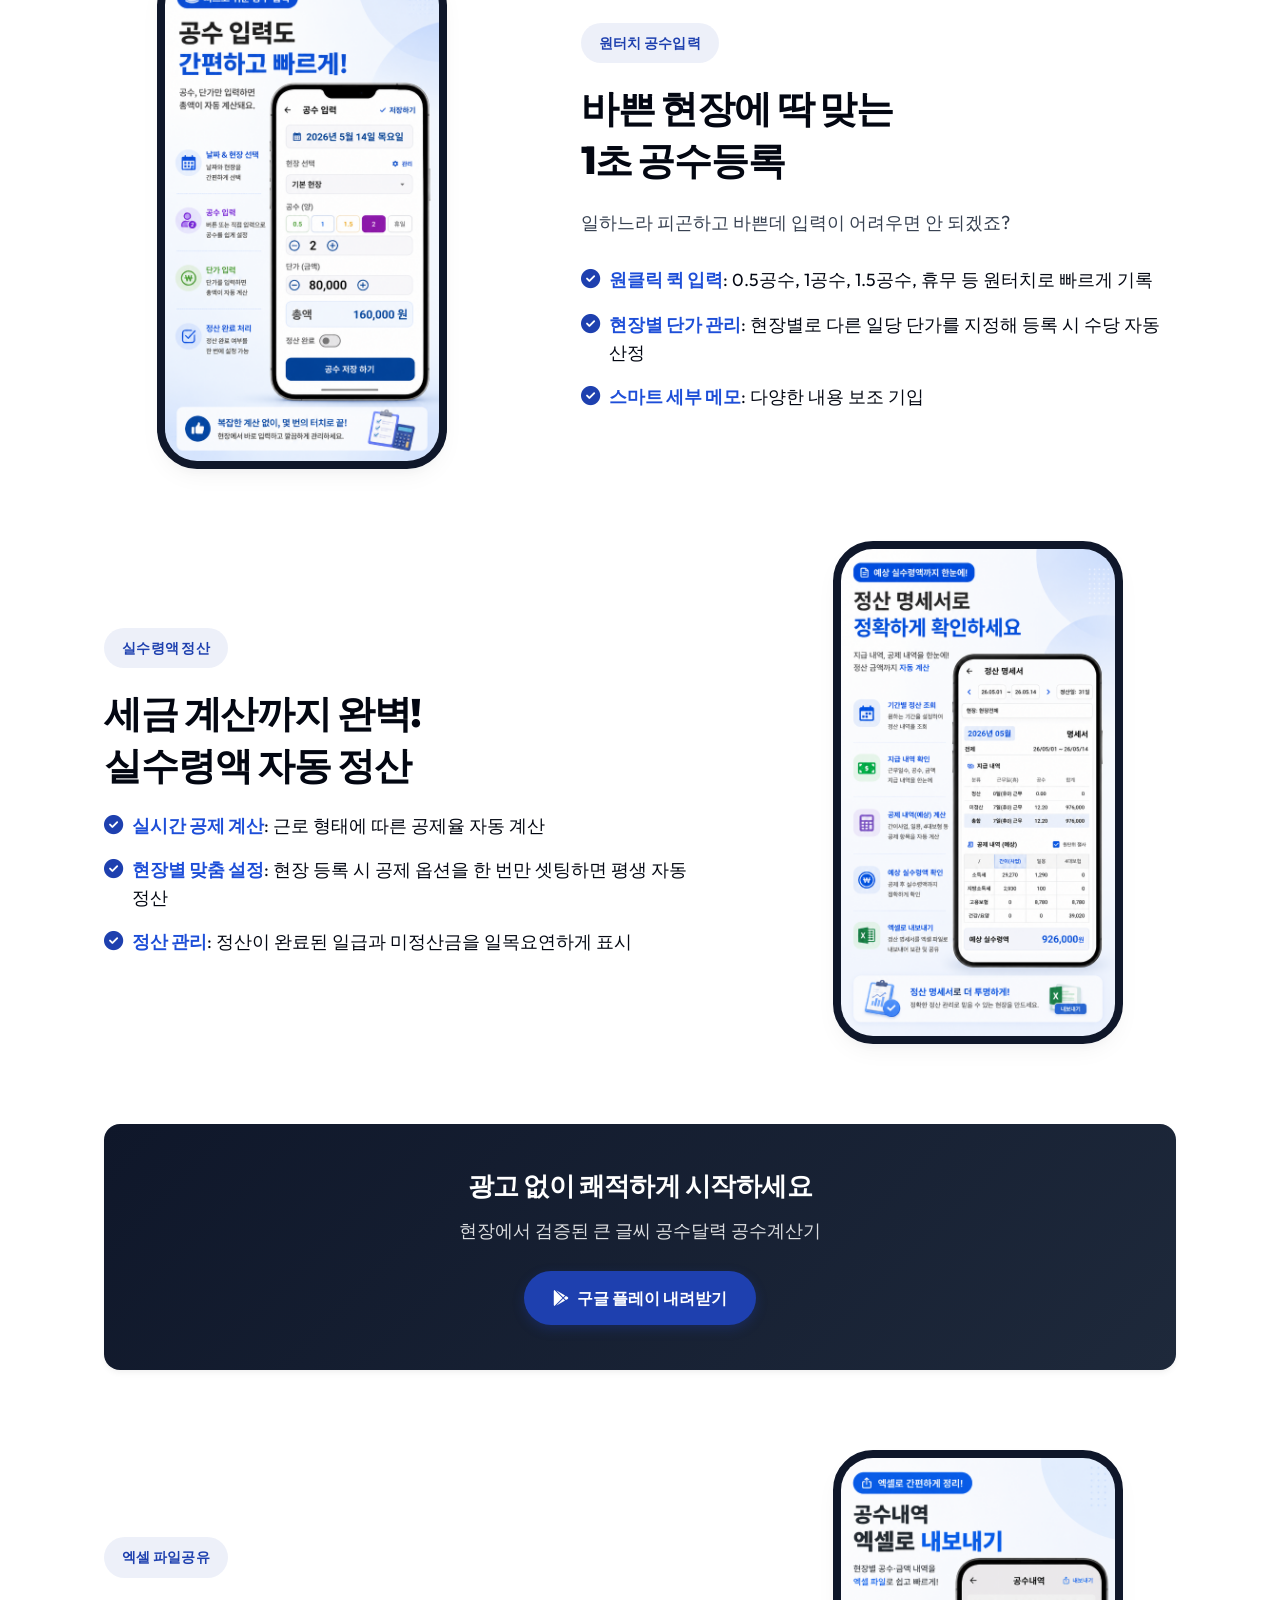
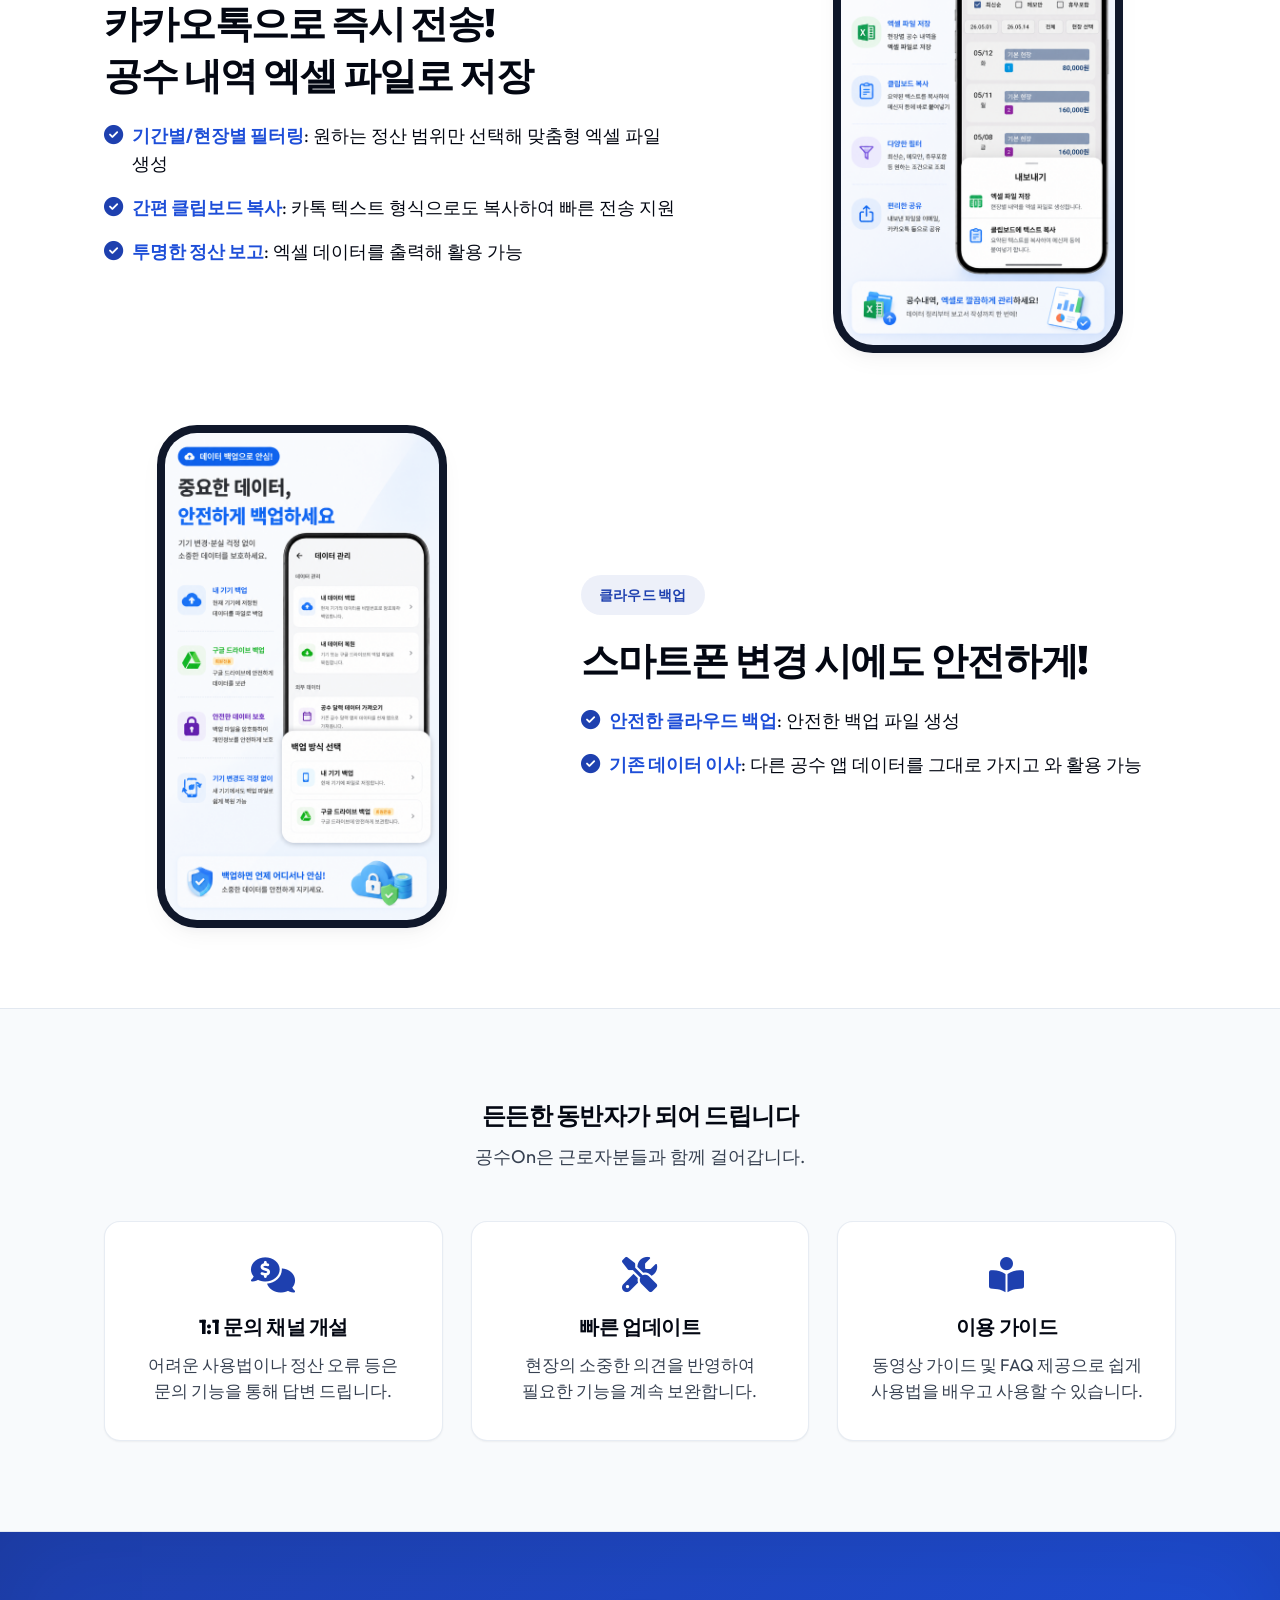
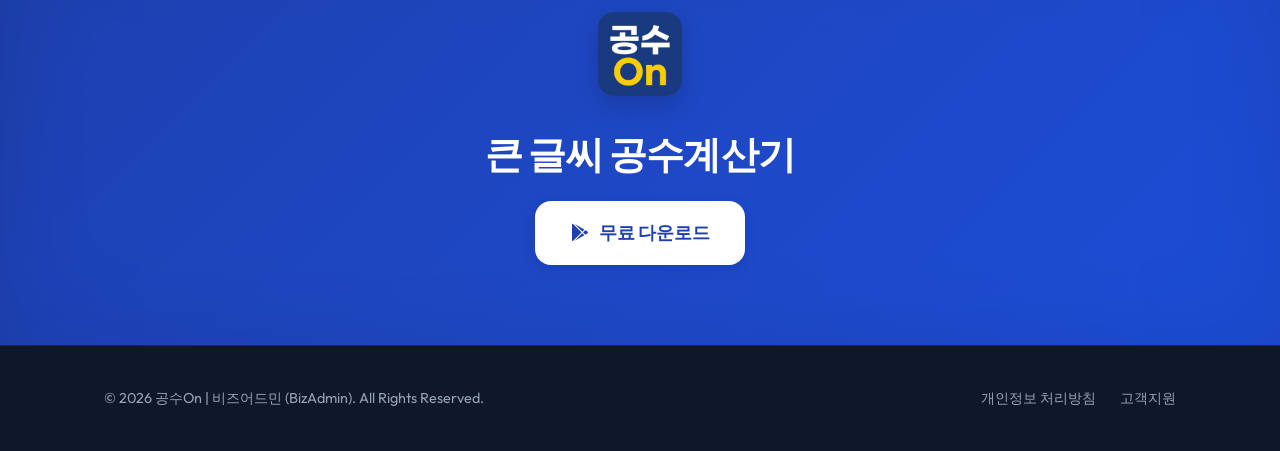
<file: intro.html>
<!DOCTYPE html>
<html lang="ko">

<head>
    <meta charset="UTF-8">
    <meta name="viewport" content="width=device-width, initial-scale=1.0">

    <!-- SEO 기본 메타 태그 -->
    <title>공수계산기 & 공수달력 주요 기능 소개 | 공수On(공수온)</title>
    <meta name="description"
        content="공수계산기 및 공수달력 앱 공수On(공수온)의 주요 기능 안내. 광고 없이 시원한 큰 글씨 공수 기록, 간편한 터치 입력, 실수령액 정산 및 엑셀 내보내기, 클라우드 데이터 백업 등 핵심 강점을 소개합니다.">
    <meta name="keywords"
        content="공수온, 공수On, 공수On(공수온), 공수계산기, 공수달력, 공수계산기앱, 공수달력앱, 공수On 소개, 공수 계산기 기능, 공수 달력 앱, 일용직 달력, 공수 백업, 공수 엑셀">
    <link rel="canonical" href="https://gongsuon.bizadmin.co.kr/intro.html">
    <link rel="alternate" hreflang="ko" href="https://gongsuon.bizadmin.co.kr/intro.html">
    <link rel="alternate" hreflang="zh" href="https://gongsuon.bizadmin.co.kr/cn/">
    <link rel="alternate" hreflang="vi" href="https://gongsuon.bizadmin.co.kr/vn/">
    <link rel="alternate" hreflang="mn" href="https://gongsuon.bizadmin.co.kr/mn/">
    <link rel="alternate" hreflang="ru" href="https://gongsuon.bizadmin.co.kr/ru/">
    <link rel="alternate" hreflang="x-default" href="https://gongsuon.bizadmin.co.kr/intro.html">
    <link rel="icon" href="assets/images/icon.png" type="image/png">
    <link rel="apple-touch-icon" href="assets/images/icon.png">

    <!-- Open Graph / Facebook -->
    <meta property="og:type" content="website">
    <meta property="og:url" content="https://gongsuon.bizadmin.co.kr/intro.html">
    <meta property="og:title" content="공수계산기 & 공수달력 주요 기능 소개 | 공수On(공수온)">
    <meta property="og:description"
        content="공수계산기 및 공수달력 앱 공수On(공수온)의 주요 기능 안내. 광고 없이 시원한 큰 글씨 공수 기록, 간편한 터치 입력, 실수령액 정산 및 엑셀 내보내기, 클라우드 데이터 백업 등 핵심 강점을 소개합니다.">
    <meta property="og:image" content="https://gongsuon.bizadmin.co.kr/assets/images/og-image.png">

    <!-- Twitter -->
    <meta property="twitter:card" content="summary_large_image">
    <meta property="twitter:url" content="https://gongsuon.bizadmin.co.kr/intro.html">
    <meta property="twitter:title" content="공수계산기 & 공수달력 주요 기능 소개 | 공수On(공수온)">
    <meta property="twitter:description"
        content="공수계산기 및 공수달력 앱 공수On(공수온)의 주요 기능 안내. 광고 없이 시원한 큰 글씨 공수 기록, 간편한 터치 입력, 실수령액 정산 및 엑셀 내보내기, 클라우드 데이터 백업 등 핵심 강점을 소개합니다.">
    <meta property="twitter:image" content="https://gongsuon.bizadmin.co.kr/assets/images/og-image.png">

    <!-- Structured Data (JSON-LD) -->
    <script type="application/ld+json">
    {
      "@context": "https://schema.org",
      "@type": "WebPage",
      "name": "공수계산기 & 공수달력 주요 기능 소개 | 공수On(공수온)",
      "description": "공수계산기 및 공수달력 앱 공수On(공수온)의 주요 기능 안내. 광고 없이 시원한 큰 글씨 공수 기록, 간편한 터치 입력, 실수령액 정산 및 엑셀 내보내기, 클라우드 데이터 백업 등 핵심 강점을 소개합니다.",
      "url": "https://gongsuon.bizadmin.co.kr/intro.html",
      "isPartOf": {
        "@type": "WebSite",
        "name": "공수On(공수온)",
        "url": "https://gongsuon.bizadmin.co.kr/"
      }
    }
    </script>

    <link rel="stylesheet" href="https://cdnjs.cloudflare.com/ajax/libs/font-awesome/6.4.0/css/all.min.css">
    <link rel="stylesheet" href="assets/css/style.css">
    <style>
        .hero-badge {
            display: inline-block;
            background: rgba(30, 64, 175, 0.08);
            color: var(--primary);
            padding: 6px 16px;
            border-radius: 50px;
            font-size: 0.85rem;
            font-weight: 800;
            text-transform: uppercase;
            letter-spacing: 0.05em;
        }

        .hero-buttons {
            display: flex;
            justify-content: center;
            gap: 15px;
        }

        .intro-hero .hero-wrapper {
            justify-content: center;
            max-width: 900px;
        }

        .intro-hero .hero-text {
            flex: none;
            text-align: center;
            width: 100%;
        }

        .intro-hero .hero-badge-concept,
        .intro-hero .download-btns {
            justify-content: center;
        }

        .intro-hero h1.hero-title,
        .intro-hero p.hero-desc {
            text-align: center;
        }

        .intro-hero p.hero-desc {
            max-width: 720px;
            margin-left: auto;
            margin-right: auto;
        }

        /* Features Detail Sections */
        .intro-features {
            padding: 80px 0;
            background-color: #fff;
        }

        .feature-card {
            display: flex;
            align-items: center;
            gap: 80px;
            margin-bottom: 72px;
        }

        .feature-card:last-child {
            margin-bottom: 0;
        }

        .feature-card:nth-child(even) {
            flex-direction: row-reverse;
        }

        .feature-content {
            flex: 1.2;
        }

        .feature-badge {
            display: inline-block;
            background-color: rgba(30, 64, 175, 0.08);
            color: var(--primary);
            padding: 8px 18px;
            border-radius: 100px;
            font-weight: 900;
            font-size: 0.85rem;
            /* 뱃지 폰트 크게 강조 */
            margin-bottom: 20px;
            letter-spacing: 0.02em;
        }

        .feature-content h2 {
            font-size: 2.4rem;
            /* 2.2rem에서 2.4rem으로 확대 */
            font-weight: 900;
            margin-bottom: 20px;
            line-height: 1.35;
            color: var(--text-dark);
            letter-spacing: -0.03em;
        }

        .feature-content p {
            font-size: 1.15rem;
            /* 1rem에서 1.15rem으로 확대 */
            color: var(--text-muted);
            line-height: 1.7;
            margin-bottom: 28px;
        }

        .feature-points {
            list-style: none;
            display: flex;
            flex-direction: column;
            gap: 16px;
        }

        .feature-points li {
            position: relative;
            padding-left: 28px;
            font-size: 1.1rem;
            /* 0.95rem에서 1.1rem으로 시원하게 확대 */
            line-height: 1.6;
            color: var(--text-dark);
        }

        .feature-points li i {
            position: absolute;
            left: 0;
            top: 4px;
            color: var(--primary);
            font-size: 1.2rem;
        }

        .feature-points li strong {
            font-weight: 700;
            color: var(--primary-dark);
        }

        /* Device Frame Mockup */
        .feature-mockup-wrapper {
            flex: 0.8;
            display: flex;
            justify-content: center;
            align-items: center;
        }



        .phone-notch {
            display: none;
        }

        .phone-screen {
            width: 100%;
            height: auto;
            background-color: #fff;
            overflow: hidden;
        }

        .phone-screen img {
            width: 100%;
            height: auto;
            display: block;
        }



        /* Responsive */
        @media (max-width: 850px) {
            .btn {
                width: 100%;
                max-width: 320px;
                justify-content: center;
            }

            .feature-card {
                flex-direction: column !important;
                gap: 40px;
                margin-bottom: 80px;
            }

            .feature-content {
                text-align: center;
            }

            .feature-content h2 {
                font-size: 1.8rem;
            }

            .feature-points {
                align-items: flex-start;
                max-width: 480px;
                margin: 0 auto;
            }

            .feature-points li {
                text-align: left;
            }

            .feature-mockup-wrapper {
                width: 100%;
            }

            .phone-frame {
                max-width: 260px;
            }

            .intro-cta h2 {
                font-size: 1.8rem;
            }
        }

        html {
            scroll-behavior: smooth;
        }

        /* Anchor Navigation Chips */
        .anchor-nav {
            display: flex;
            justify-content: center;
            flex-wrap: wrap;
            gap: 12px;
            max-width: 800px;
            margin: 30px auto 0 auto;
        }

        .anchor-chip {
            background-color: #fff;
            border: 1.5px solid var(--border-color);
            color: var(--text-dark);
            padding: 10px 22px;
            border-radius: 100px;
            font-weight: 700;
            font-size: 1.02rem;
            text-decoration: none;
            transition: var(--transition-smooth);
            box-shadow: var(--shadow-sm);
        }

        .anchor-chip:hover {
            border-color: var(--primary);
            color: var(--primary);
            background-color: rgba(30, 64, 175, 0.02);
            transform: translateY(-2px);
        }

        /* Inline CTA Band */
        .inline-cta-band {
            background: linear-gradient(135deg, #0F172A 0%, #1E293B 100%);
            color: #fff;
            padding: 45px 0;
            margin: 80px 0;
            border-radius: var(--radius-md);
            text-align: center;
            box-shadow: var(--shadow-md);
        }

        .inline-cta-band h3 {
            font-size: 1.6rem;
            font-weight: 800;
            margin-bottom: 12px;
            color: #fff;
        }

        .inline-cta-band p {
            font-size: 1.1rem;
            opacity: 0.85;
            margin-bottom: 24px;
        }

        .btn-inline-play {
            background-color: var(--primary);
            color: #fff;
            padding: 0.8rem 1.8rem;
            border-radius: 100px;
            font-weight: 800;
            text-decoration: none;
            font-size: 1rem;
            display: inline-flex;
            align-items: center;
            gap: 8px;
            transition: var(--transition-smooth);
            box-shadow: 0 4px 12px rgba(30, 64, 175, 0.3);
        }

        .btn-inline-play:hover {
            background-color: var(--primary-dark);
            transform: translateY(-2px);
        }

        /* Support & Trust Section */
        .support-section {
            background-color: var(--bg-light);
            padding: 90px 0;
            border-top: 1px solid var(--border-color);
            border-bottom: 1px solid var(--border-color);
        }

        .support-grid {
            display: grid;
            grid-template-columns: repeat(3, 1fr);
            gap: 28px;
            margin-top: 40px;
        }

        .support-card {
            background-color: #fff;
            padding: 35px 28px;
            border-radius: var(--radius-md);
            box-shadow: var(--shadow-sm);
            border: 1px solid rgba(226, 232, 240, 0.8);
            text-align: center;
            transition: var(--transition-smooth);
        }

        .support-card:hover {
            transform: translateY(-4px);
            box-shadow: var(--shadow-md);
            border-color: rgba(30, 64, 175, 0.15);
        }

        .support-card i {
            font-size: 2.2rem;
            color: var(--primary);
            margin-bottom: 20px;
            display: inline-block;
        }

        .support-card h3 {
            font-size: 1.25rem;
            font-weight: 800;
            margin-bottom: 12px;
            color: var(--text-dark);
        }

        .support-card p {
            font-size: 1.05rem;
            color: var(--text-muted);
            line-height: 1.6;
        }

        @media (max-width: 850px) {
            .anchor-nav {
                max-width: 340px;
                gap: 8px;
            }

            .anchor-chip {
                padding: 8px 16px;
                font-size: 0.92rem;
            }

            .support-grid {
                grid-template-columns: 1fr;
                gap: 20px;
            }

            .inline-cta-band {
                margin: 40px 10px;
                padding: 30px 15px;
            }

            .inline-cta-band h3 {
                font-size: 1.35rem;
            }

            .inline-cta-band p {
                font-size: 0.95rem;
            }
        }

        /* Lightbox Image Zoom-in Modal */
        .phone-mockup {
            cursor: pointer;
        }

        .lightbox {
            display: none;
            position: fixed;
            z-index: 2000;
            padding-top: 50px;
            left: 0;
            top: 0;
            width: 100%;
            height: 100%;
            overflow: auto;
            background-color: rgba(15, 23, 42, 0.95);
            backdrop-filter: blur(10px);
            opacity: 0;
            transition: opacity 0.3s ease;
            box-sizing: border-box;
        }

        .lightbox.show {
            display: flex;
            flex-direction: column;
            justify-content: center;
            align-items: center;
            opacity: 1;
        }

        .lightbox-content {
            margin: 0 auto;
            display: block;
            width: 85%;
            max-width: 450px;
            /* 원본 576px 이미지의 해상도 깨짐을 최소화하기 위해 450px로 최적 조율 */
            max-height: 82vh;
            object-fit: contain;
            border-radius: var(--radius-md);
            box-shadow: 0 25px 60px rgba(0, 0, 0, 0.5);
            transform: scale(0.9);
            transition: transform 0.3s ease;
            border: 4px solid #fff;
        }

        .lightbox.show .lightbox-content {
            transform: scale(1);
        }

        .lightbox-close {
            position: absolute;
            top: 25px;
            right: 35px;
            color: #f1f5f9;
            font-size: 45px;
            font-weight: 800;
            transition: 0.2s;
            cursor: pointer;
            user-select: none;
            z-index: 2100;
        }

        .lightbox-close:hover {
            color: var(--primary-light);
            transform: scale(1.1);
        }

        #lightbox-caption {
            margin-top: 20px;
            text-align: center;
            color: #fff;
            font-size: 1.3rem;
            font-weight: 800;
            text-shadow: 0 2px 4px rgba(0, 0, 0, 0.5);
        }

        @media (max-width: 480px) {
            .lightbox-close {
                top: 15px;
                right: 20px;
                font-size: 38px;
            }

            .lightbox-content {
                width: 92%;
                /* 모바일 화면 좌우를 거의 꽉 채워 크게 노출 */
                max-width: 92%;
            }

            #lightbox-caption {
                font-size: 1.1rem;
            }
        }
    </style>
</head>

<body>

    <header>
        <div class="container">
            <a href="index.html" class="logo-text" aria-label="공수On(공수온) 홈">
                <img src="assets/images/icon.png" alt="공수On(공수온) 로고" class="logo-img">
                <span class="logo-name">공수On</span>
            </a>
            <nav class="nav-menu">
                <a href="intro.html" class="nav-item active">앱 소개</a>
                <a href="guide.html" class="nav-item">사용 가이드</a>
                <a href="story.html" class="nav-item">개발 스토리</a>
                <a href="blog.html" class="nav-item">블로그</a>
                <a href="index.html#faq" class="nav-item">자주 묻는 질문</a>
                <a href="index.html#final-cta" class="nav-item nav-download">다운로드</a>
            </nav>
            <div class="header-right">
                <div class="lang-switcher">
                    <button class="lang-btn" aria-label="언어 선택 / Select Language">
                        <i class="fas fa-globe"></i> <span>한국어</span> <i class="fas fa-chevron-down"></i>
                    </button>
                    <div class="lang-dropdown">
                        <a href="#" class="active" title="한국어">🇰🇷 한국어</a>
                        <a href="cn/index.html" title="中文">🇨🇳 中文</a>
                        <a href="vn/index.html" title="Tiếng Việt">🇻🇳 Tiếng Việt</a>
                        <a href="mn/index.html" title="Монгол">🇲🇳 Монгол</a>
                        <a href="ru/index.html" title="Русский">🇷🇺 Русский</a>
                    </div>
                </div>
                <button class="menu-toggle" aria-label="메뉴 열기">
                    <i class="fas fa-bars"></i>
                </button>
            </div>
        </div>
    </header>

    <main>
        <section class="hero intro-hero">
            <div class="container">
                <div class="hero-wrapper">
                    <div class="hero-text">
                        <div class="hero-badge-concept">
                            <i class="fas fa-list-check"></i> <span>공수달력 공수On 주요 기능</span>
                        </div>
                        <h1 class="hero-title">
                            공수 계산부터<br>
                            정산 · 백업까지
                        </h1>
                        <p class="hero-desc">공수On(공수온)은 광고 없고, 큰 글씨로 공수계산하고 공수달력에 기록하는 현장용 앱입니다.<br>
                            주요 화면과 함께 핵심 기능을 빠르게 확인해 보세요.</p>
                        <div class="download-btns">
                            <a href="https://play.google.com/store/apps/details?id=kr.co.bizadmin.gongsuon"
                                class="btn-modern-download" target="_blank" rel="noopener noreferrer">
                                <i class="fab fa-google-play"></i> <span>Google Play 다운로드</span>
                            </a>
                            <a href="guide.html" class="btn-guide-outline">
                                <i class="fas fa-book-open"></i> 사용 가이드 보기
                            </a>
                        </div>
                        <div class="hero-features-grid">
                            <div class="hero-feature-card">
                                <div class="card-icon bg-blue">
                                    <i class="fas fa-calendar-days"></i>
                                </div>
                                <div class="card-text">
                                    <h4>큰 글씨 달력</h4>
                                    <p>공수 현황을 한눈에</p>
                                </div>
                            </div>
                            <div class="hero-feature-card">
                                <div class="card-icon bg-green">
                                    <i class="fas fa-calculator"></i>
                                </div>
                                <div class="card-text">
                                    <h4>자동 정산</h4>
                                    <p>월급 계산까지 자동</p>
                                </div>
                            </div>
                        </div>
                    </div>
                </div>
                <div class="anchor-nav">
                    <a href="#feature-calendar" class="anchor-chip">큰글씨 달력</a>
                    <a href="#feature-input" class="anchor-chip">간편 공수입력</a>
                    <a href="#feature-settle" class="anchor-chip">실수령 정산</a>
                    <a href="#feature-excel" class="anchor-chip">엑셀 파일공유</a>
                    <a href="#feature-backup" class="anchor-chip">클라우드 백업</a>
                    <a href="#feature-support" class="anchor-chip">든든한 지원</a>
                </div>
            </div>
        </section>

        <!-- Features Detail Sections -->
        <section class="intro-features">
            <div class="container">

                <!-- Feature 1: Main Calendar View (Revised) -->
                <article class="feature-card" id="feature-calendar">
                    <div class="feature-content">
                        <span class="feature-badge">큰 글씨 달력</span>
                        <h2>광고 없는<br>시원한 큰 글씨 달력</h2>
                        <p>전면 광고 때문에 불편하고 지치지 않으셨나요?</p>
                        <ul class="feature-points">
                            <li><i class="fas fa-check-circle"></i> <strong>평생 100% 광고 없음</strong>: 불필요한 배너나 광고 제거 차단
                            </li>
                            <li><i class="fas fa-check-circle"></i> <strong>대시보드식 정보</strong>: 당월 근무일과 정산 예상 금액을 달력 내에
                                크게 표시</li>
                            <li><i class="fas fa-check-circle"></i> <strong>현장 중심의 높은 가독성</strong>: 침침함 없이 한눈에 식별 가능한
                                큼직한 화면 구성</li>
                        </ul>
                    </div>
                    <div class="feature-mockup-wrapper">
                        <div class="phone-mockup phone-frame">
                            <div class="phone-notch"></div>
                            <div class="phone-screen">
                                <img src="assets/images/store_intro.png" alt="공수On(공수온) 첫 화면 메인 스크린샷" loading="lazy">
                            </div>
                        </div>
                    </div>
                </article>

                <!-- Feature 2: Easy Input (Revised) -->
                <article class="feature-card" id="feature-input">
                    <div class="feature-content">
                        <span class="feature-badge">원터치 공수입력</span>
                        <h2>바쁜 현장에 딱 맞는<br>1초 공수등록</h2>
                        <p>일하느라 피곤하고 바쁜데 입력이 어려우면 안 되겠죠?</p>
                        <ul class="feature-points">
                            <li><i class="fas fa-check-circle"></i> <strong>원클릭 퀵 입력</strong>: 0.5공수, 1공수, 1.5공수, 휴무 등
                                원터치로 빠르게 기록</li>
                            <li><i class="fas fa-check-circle"></i> <strong>현장별 단가 관리</strong>: 현장별로 다른 일당 단가를 지정해 등록 시
                                수당 자동 산정</li>
                            <li><i class="fas fa-check-circle"></i> <strong>스마트 세부 메모</strong>: 다양한 내용 보조 기입</li>
                        </ul>
                    </div>
                    <div class="feature-mockup-wrapper">
                        <div class="phone-mockup phone-frame">
                            <div class="phone-notch"></div>
                            <div class="phone-screen">
                                <img src="assets/images/store_input.png" alt="간편한 공수 입력 화면 스크린샷" loading="lazy">
                            </div>
                        </div>
                    </div>
                </article>

                <!-- Feature 3: Settlement Statement (Revised) -->
                <article class="feature-card" id="feature-settle">
                    <div class="feature-content">
                        <span class="feature-badge">실수령액 정산</span>
                        <h2>세금 계산까지 완벽!<br>실수령액 자동 정산</h2>
                        <ul class="feature-points">
                            <li><i class="fas fa-check-circle"></i> <strong>실시간 공제 계산</strong>: 근로 형태에 따른 공제율
                                자동 계산</li>
                            <li><i class="fas fa-check-circle"></i> <strong>현장별 맞춤 설정</strong>: 현장 등록 시 공제 옵션을 한 번만 셋팅하면
                                평생 자동 정산</li>
                            <li><i class="fas fa-check-circle"></i> <strong>정산 관리</strong>: 정산이 완료된 일급과 미정산금을
                                일목요연하게 표시</li>
                        </ul>
                    </div>
                    <div class="feature-mockup-wrapper">
                        <div class="phone-mockup phone-frame">
                            <div class="phone-notch"></div>
                            <div class="phone-screen">
                                <img src="assets/images/store_receipt.png" alt="정산 명세서 기능 화면 스크린샷" loading="lazy">
                            </div>
                        </div>
                    </div>
                </article>

                <!-- 중간 간이 CTA 밴드 추가 -->
                <div class="inline-cta-band">
                    <h3>광고 없이 쾌적하게 시작하세요</h3>
                    <p>현장에서 검증된 큰 글씨 공수달력 공수계산기</p>
                    <a href="https://play.google.com/store/apps/details?id=kr.co.bizadmin.gongsuon"
                        class="btn-inline-play" target="_blank" rel="noopener noreferrer">
                        <i class="fab fa-google-play"></i> 구글 플레이 내려받기
                    </a>
                </div>

                <!-- Feature 4: Excel Export & Sharing (Revised) -->
                <article class="feature-card" id="feature-excel">
                    <div class="feature-content">
                        <span class="feature-badge">엑셀 파일공유</span>
                        <h2>카카오톡으로 즉시 전송!<br>공수 내역 엑셀 파일로 저장</h2>
                        <ul class="feature-points">
                            <li><i class="fas fa-check-circle"></i> <strong>기간별/현장별 필터링</strong>: 원하는 정산 범위만 선택해 맞춤형 엑셀
                                파일 생성</li>
                            <li><i class="fas fa-check-circle"></i> <strong>간편 클립보드 복사</strong>: 카톡 텍스트 형식으로도 복사하여 빠른 전송
                                지원</li>
                            <li><i class="fas fa-check-circle"></i> <strong>투명한 정산 보고</strong>: 엑셀 데이터를 출력해 활용 가능</li>
                        </ul>
                    </div>
                    <div class="feature-mockup-wrapper">
                        <div class="phone-mockup phone-frame">
                            <div class="phone-notch"></div>
                            <div class="phone-screen">
                                <img src="assets/images/store_excel.png" alt="현장 공수 엑셀 공유 기능 화면 스크린샷" loading="lazy">
                            </div>
                        </div>
                    </div>
                </article>

                <!-- Feature 5: Cloud Backup & Migrate (Revised - Settings Integrated) -->
                <article class="feature-card" id="feature-backup">
                    <div class="feature-content">
                        <span class="feature-badge">클라우드 백업</span>
                        <h2>스마트폰 변경 시에도 안전하게!</h2>

                        <ul class="feature-points">
                            <li><i class="fas fa-check-circle"></i> <strong>안전한 클라우드 백업</strong>: 안전한
                                백업 파일 생성</li>
                            <li><i class="fas fa-check-circle"></i> <strong>기존 데이터 이사</strong>: 다른 공수 앱 데이터를 그대로 가지고 와
                                활용 가능</li>
                        </ul>
                    </div>
                    <div class="feature-mockup-wrapper">
                        <div class="phone-mockup phone-frame">
                            <div class="phone-notch"></div>
                            <div class="phone-screen">
                                <img src="assets/images/store_backup.png" alt="클라우드 백업 및 데이터 복원 화면 스크린샷" loading="lazy">
                            </div>
                        </div>
                    </div>
                </article>

            </div>
        </section>

        <!-- 든든한 고객 지원 및 신뢰 섹션 분리 -->
        <section class="support-section" id="feature-support">
            <div class="container">
                <h2 class="section-title" style="text-align: center; margin-bottom: 10px;">든든한 동반자가 되어 드립니다</h2>
                <p
                    style="text-align: center; color: var(--text-muted); font-size: 1.15rem; max-width: 600px; margin: 0 auto 50px auto; line-height: 1.6;">
                    공수On은 근로자분들과 함께 걸어갑니다.</p>

                <div class="support-grid">
                    <div class="support-card">
                        <i class="fas fa-comments-dollar"></i>
                        <h3>1:1 문의 채널 개설</h3>
                        <p>어려운 사용법이나 정산 오류 등은 문의 기능을 통해 답변 드립니다.</p>
                    </div>
                    <div class="support-card">
                        <i class="fas fa-tools"></i>
                        <h3>빠른 업데이트</h3>
                        <p>현장의 소중한 의견을 반영하여 필요한 기능을 계속 보완합니다.</p>
                    </div>
                    <div class="support-card">
                        <i class="fas fa-book-reader"></i>
                        <h3>이용 가이드</h3>
                        <p>동영상 가이드 및 FAQ 제공으로 쉽게 사용법을 배우고 사용할 수 있습니다.</p>
                    </div>
                </div>
            </div>
        </section>

        <!-- Final CTA Section -->
        <section class="cta-section">
            <div class="container">
                <img src="assets/images/icon.png" alt="공수On(공수온) 앱 아이콘" class="cta-logo" loading="lazy">
                <h2>큰 글씨 공수계산기</h2>
                <a href="https://play.google.com/store/apps/details?id=kr.co.bizadmin.gongsuon" class="btn btn-white"
                    target="_blank" rel="noopener noreferrer">
                    <i class="fab fa-google-play"></i> 무료 다운로드
                </a>
            </div>
        </section>
    </main>

    <!-- Lightbox Modal -->
    <div id="image-lightbox" class="lightbox" aria-hidden="true" role="dialog" aria-label="이미지 크게 보기">
        <span class="lightbox-close" aria-label="닫기">&times;</span>
        <img class="lightbox-content" id="lightbox-img" alt="확대된 이미지">
        <div id="lightbox-caption"></div>
    </div>

    <footer class="footer">
        <div class="container">
            <p>&copy; 2026 공수On | 비즈어드민 (BizAdmin). All Rights Reserved.</p>
            <nav class="footer-links">
                <a href="privacy.html">개인정보 처리방침</a>
                <a href="mailto:admin.bizadmin@google.com">고객지원</a>
            </nav>
        </div>
    </footer>

    <script>
        // 모바일 메뉴 토글
        const menuToggle = document.querySelector('.menu-toggle');
        const navMenu = document.querySelector('.nav-menu');

        menuToggle.addEventListener('click', () => {
            navMenu.classList.toggle('active');
            const icon = menuToggle.querySelector('i');
            if (navMenu.classList.contains('active')) {
                icon.classList.remove('fa-bars');
                icon.classList.add('fa-times');
            } else {
                icon.classList.remove('fa-times');
                icon.classList.add('fa-bars');
            }
        });

        // 스크린샷 이미지 클릭 확대 (Lightbox) 로직
        const lightbox = document.getElementById('image-lightbox');
        const lightboxImg = document.getElementById('lightbox-img');
        const lightboxCaption = document.getElementById('lightbox-caption');
        const closeBtn = document.querySelector('.lightbox-close');

        document.querySelectorAll('.phone-mockup').forEach(mockup => {
            mockup.addEventListener('click', () => {
                const img = mockup.querySelector('img');
                if (img) {
                    lightbox.classList.add('show');
                    lightbox.setAttribute('aria-hidden', 'false');
                    lightboxImg.src = img.src;
                    lightboxImg.alt = img.alt;
                    lightboxCaption.textContent = img.alt;
                    document.body.style.overflow = 'hidden'; // 뒷배경 스크롤 잠금
                }
            });
        });

        const closeLightbox = () => {
            lightbox.classList.remove('show');
            lightbox.setAttribute('aria-hidden', 'true');
            document.body.style.overflow = ''; // 스크롤 복구
        };

        closeBtn.addEventListener('click', closeLightbox);

        // 배경 클릭 시 닫기
        lightbox.addEventListener('click', (e) => {
            if (e.target === lightbox || e.target === closeBtn) {
                closeLightbox();
            }
        });

        // ESC 키 클릭 시 닫기
        document.addEventListener('keydown', (e) => {
            if (e.key === 'Escape' && lightbox.classList.contains('show')) {
                closeLightbox();
            }
        });
    </script>
</body>

</html>
</file>
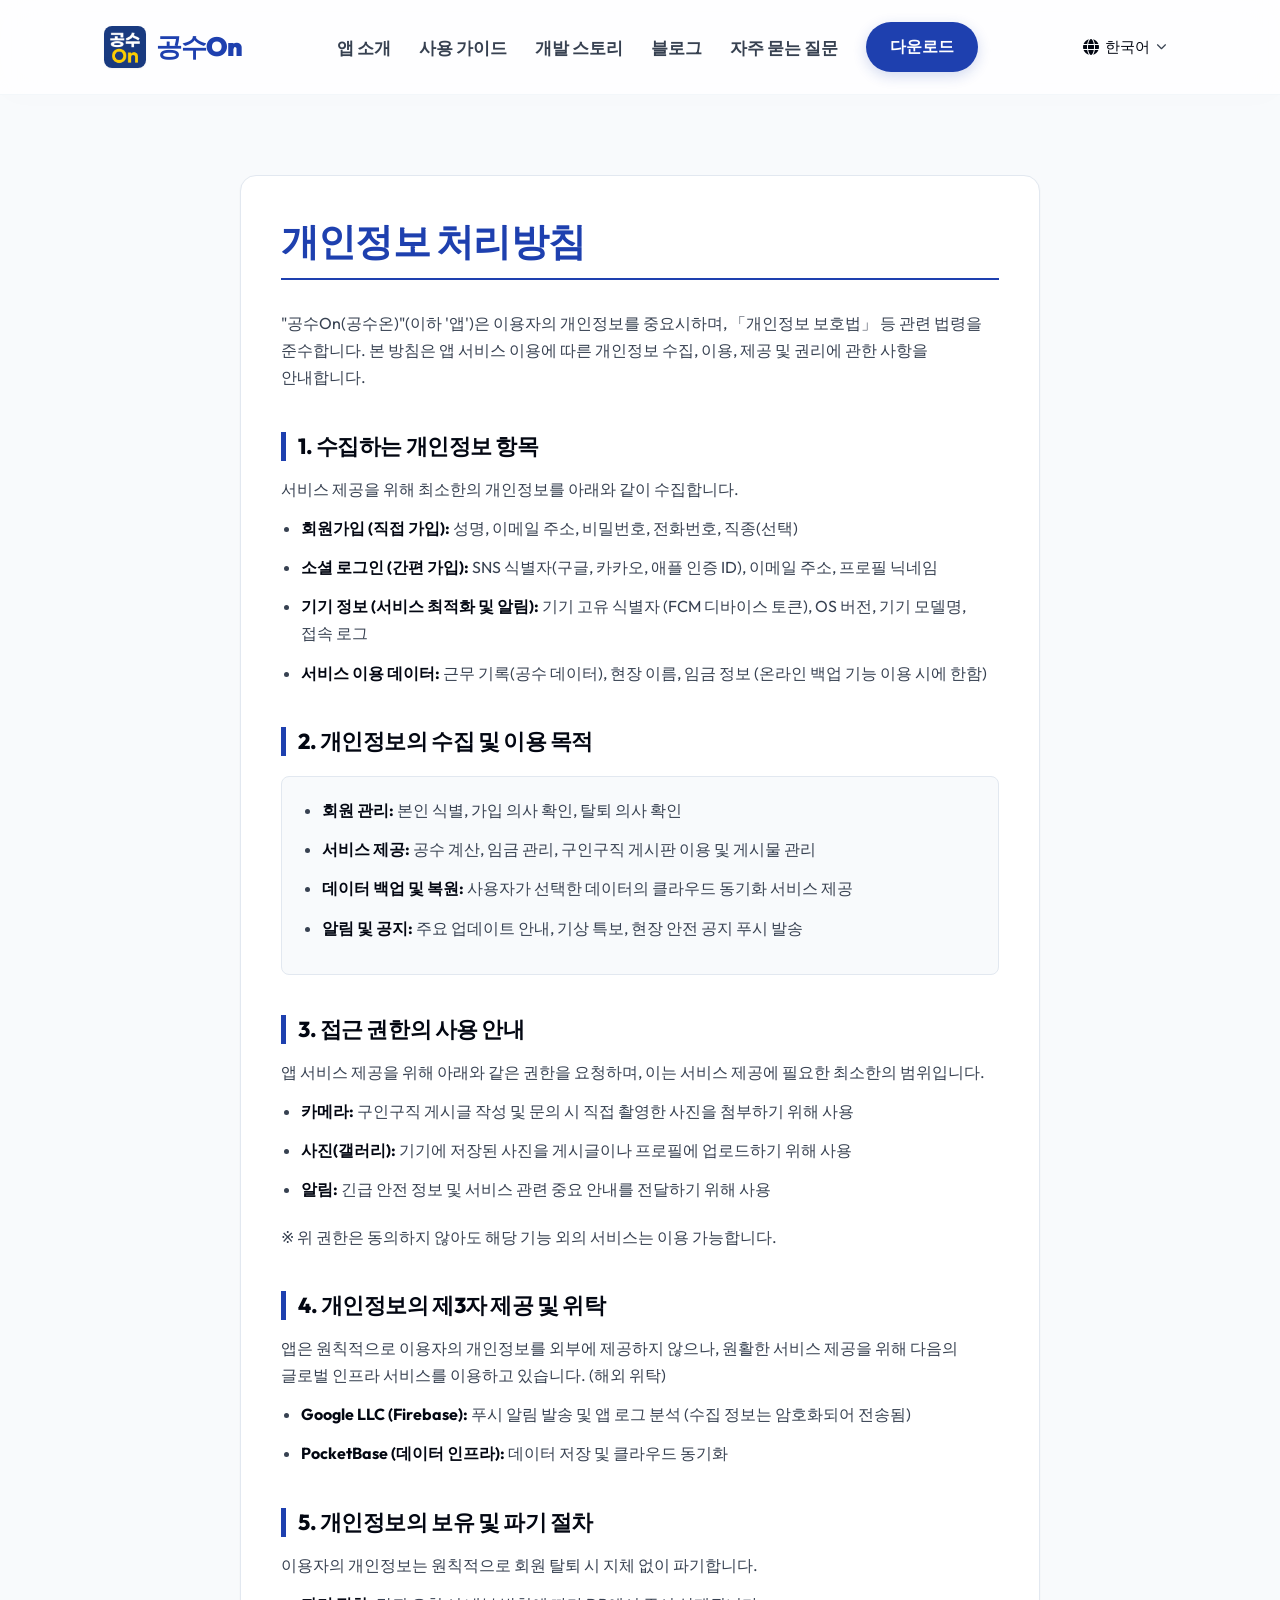
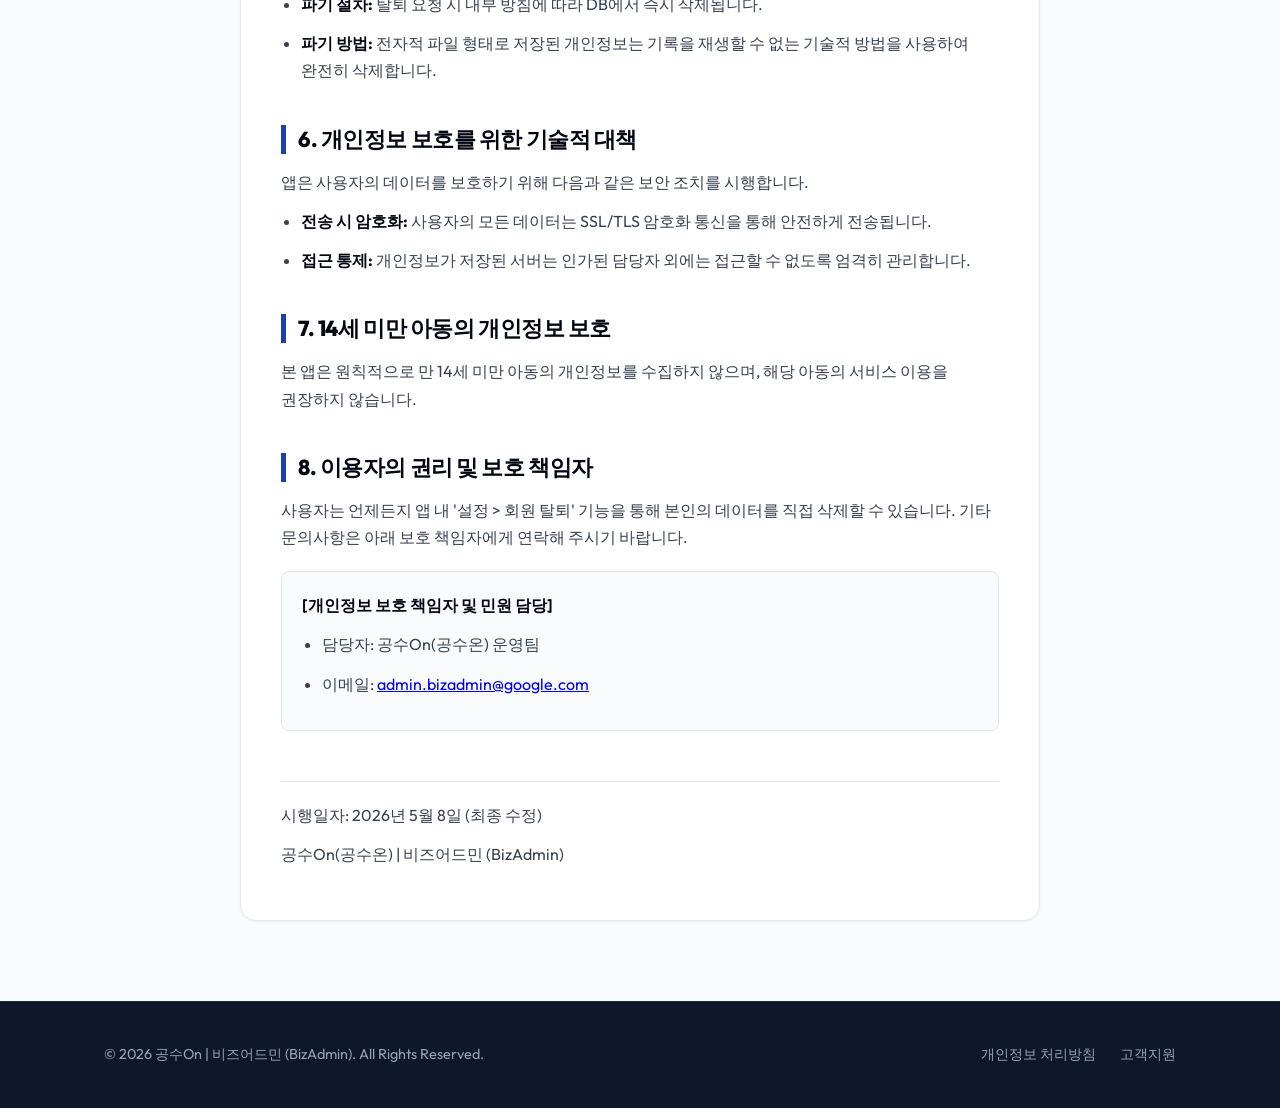
<file: privacy.html>
<!DOCTYPE html>
<html lang="ko">

<head>
    <meta charset="UTF-8">
    <meta name="viewport" content="width=device-width, initial-scale=1.0">
    <title>개인정보 처리방침 - 공수On(공수온)</title>
    <meta name="description" content="공수On(공수온) 서비스 이용에 따른 개인정보 수집, 이용, 제공 및 회원 권리 보호에 관한 방침을 안내합니다.">
    <meta name="keywords" content="공수On(공수온) 개인정보처리방침, 공수On(공수온) 보안, 개인정보보호">
    <link rel="canonical" href="https://gongsuon.bizadmin.co.kr/privacy.html">
    <link rel="alternate" hreflang="ko" href="https://gongsuon.bizadmin.co.kr/privacy.html">
    <link rel="alternate" hreflang="zh" href="https://gongsuon.bizadmin.co.kr/cn/">
    <link rel="alternate" hreflang="vi" href="https://gongsuon.bizadmin.co.kr/vn/">
    <link rel="alternate" hreflang="mn" href="https://gongsuon.bizadmin.co.kr/mn/">
    <link rel="alternate" hreflang="ru" href="https://gongsuon.bizadmin.co.kr/ru/">
    <link rel="alternate" hreflang="x-default" href="https://gongsuon.bizadmin.co.kr/privacy.html">
    <link rel="icon" href="assets/images/icon.png" type="image/png">
    <link rel="apple-touch-icon" href="assets/images/icon.png">

    <!-- Open Graph / Facebook -->
    <meta property="og:type" content="website">
    <meta property="og:url" content="https://gongsuon.bizadmin.co.kr/privacy.html">
    <meta property="og:title" content="개인정보 처리방침 - 공수On(공수온)">
    <meta property="og:description" content="공수On(공수온) 서비스 이용에 따른 개인정보 수집, 이용, 제공 및 회원 권리 보호에 관한 방침을 안내합니다.">
    <meta property="og:image" content="https://gongsuon.bizadmin.co.kr/assets/images/og-image.png">

    <!-- Twitter -->
    <meta property="twitter:card" content="summary_large_image">
    <meta property="twitter:url" content="https://gongsuon.bizadmin.co.kr/privacy.html">
    <meta property="twitter:title" content="개인정보 처리방침 - 공수On(공수온)">
    <meta property="twitter:description" content="공수On(공수온) 서비스 이용에 따른 개인정보 수집, 이용, 제공 및 회원 권리 보호에 관한 방침을 안내합니다.">
    <meta property="twitter:image" content="https://gongsuon.bizadmin.co.kr/assets/images/og-image.png">

    <!-- Structured Data (JSON-LD) -->
    <script type="application/ld+json">
    {
      "@context": "https://schema.org",
      "@type": "WebPage",
      "name": "개인정보 처리방침 - 공수On(공수온)",
      "description": "공수On(공수온) 서비스 이용에 따른 개인정보 수집, 이용, 제공 및 회원 권리 보호에 관한 방침을 안내합니다.",
      "url": "https://gongsuon.bizadmin.co.kr/privacy.html",
      "isPartOf": {
        "@type": "WebSite",
        "name": "공수On(공수온)",
        "url": "https://gongsuon.bizadmin.co.kr/"
      }
    }
    </script>

    <link rel="stylesheet" href="https://cdnjs.cloudflare.com/ajax/libs/font-awesome/6.4.0/css/all.min.css">
    <link rel="stylesheet" href="assets/css/style.css">
    <style>
        .legal-page {
            padding: 80px 0;
            background-color: var(--bg-light);
        }

        .legal-content {
            max-width: 800px;
            margin: 0 auto;
            background-color: #fff;
            padding: 40px;
            border-radius: var(--radius-md);
            box-shadow: var(--shadow-sm);
            border: 1px solid var(--border-color);
        }

        .legal-content h1 {
            color: var(--primary);
            border-bottom: 2px solid var(--primary);
            padding-bottom: 10px;
            margin-bottom: 30px;
            font-size: var(--font-section-title);
            font-weight: 900;
        }

        .legal-content h2 {
            color: var(--text-dark);
            margin-top: 40px;
            margin-bottom: 15px;
            border-left: 5px solid var(--primary);
            padding-left: 12px;
            font-size: var(--font-card-title);
            font-weight: 800;
        }

        .legal-content p,
        .legal-content li {
            margin-bottom: 12px;
            color: var(--text-muted);
            font-size: var(--font-body);
            line-height: 1.7;
        }

        .legal-content ul {
            padding-left: 20px;
            margin-bottom: 20px;
        }

        .legal-content strong {
            color: var(--text-dark);
        }

        .legal-content .highlight {
            background-color: var(--bg-light);
            padding: 20px;
            border-radius: var(--radius-sm);
            border: 1px solid var(--border-color);
            margin: 20px 0;
        }

        .legal-content .highlight ul {
            margin-bottom: 0;
        }

        .legal-content .legal-footer {
            margin-top: 50px;
            font-size: 0.9em;
            color: var(--text-muted);
            border-top: 1px solid var(--border-color);
            padding-top: 20px;
        }

        /* Mobile Adjustments */
        @media (max-width: 768px) {
            .legal-page {
                padding: 40px 0;
            }

            .legal-content {
                padding: 24px;
                border-radius: var(--radius-sm);
            }
        }
    </style>
</head>

<body>

    <header>
        <div class="container">
            <a href="index.html" class="logo-text" aria-label="공수On(공수온) 홈">
                <img src="assets/images/icon.png" alt="공수On(공수온) 로고" class="logo-img">
                <span class="logo-name">공수On</span>
            </a>
            <nav class="nav-menu">
                <a href="intro.html" class="nav-item">앱 소개</a>
                <a href="guide.html" class="nav-item">사용 가이드</a>
                <a href="story.html" class="nav-item">개발 스토리</a>
                <a href="blog.html" class="nav-item">블로그</a>
                <a href="index.html#faq" class="nav-item">자주 묻는 질문</a>
                <a href="index.html#final-cta" class="nav-item nav-download">다운로드</a>
            </nav>
            <div class="header-right">
                <div class="lang-switcher">
                    <button class="lang-btn" aria-label="언어 선택 / Select Language">
                        <i class="fas fa-globe"></i> <span>한국어</span> <i class="fas fa-chevron-down"></i>
                    </button>
                    <div class="lang-dropdown">
                        <a href="#" class="active" title="한국어">🇰🇷 한국어</a>
                        <a href="cn/index.html" title="中文">🇨🇳 中文</a>
                        <a href="vn/index.html" title="Tiếng Việt">🇻🇳 Tiếng Việt</a>
                        <a href="mn/index.html" title="Монгол">🇲🇳 Монгол</a>
                        <a href="ru/index.html" title="Русский">🇷🇺 Русский</a>
                    </div>
                </div>
                <button class="menu-toggle" aria-label="메뉴 열기">
                    <i class="fas fa-bars"></i>
                </button>
            </div>
        </div>
    </header>

    <main class="legal-page">
        <article class="container legal-content">
            <h1>개인정보 처리방침</h1>
            <p>"공수On(공수온)"(이하 '앱')은 이용자의 개인정보를 중요시하며, 「개인정보 보호법」 등 관련 법령을 준수합니다. 본 방침은 앱 서비스 이용에 따른 개인정보 수집, 이용, 제공 및
                권리에 관한 사항을 안내합니다.</p>

            <h2>1. 수집하는 개인정보 항목</h2>
            <p>서비스 제공을 위해 최소한의 개인정보를 아래와 같이 수집합니다.</p>
            <ul>
                <li><strong>회원가입 (직접 가입):</strong> 성명, 이메일 주소, 비밀번호, 전화번호, 직종(선택)</li>
                <li><strong>소셜 로그인 (간편 가입):</strong> SNS 식별자(구글, 카카오, 애플 인증 ID), 이메일 주소, 프로필 닉네임</li>
                <li><strong>기기 정보 (서비스 최적화 및 알림):</strong> 기기 고유 식별자 (FCM 디바이스 토큰), OS 버전, 기기 모델명, 접속 로그</li>
                <li><strong>서비스 이용 데이터:</strong> 근무 기록(공수 데이터), 현장 이름, 임금 정보 (온라인 백업 기능 이용 시에 한함)</li>
            </ul>

            <h2>2. 개인정보의 수집 및 이용 목적</h2>
            <div class="highlight">
                <ul>
                    <li><strong>회원 관리:</strong> 본인 식별, 가입 의사 확인, 탈퇴 의사 확인</li>
                    <li><strong>서비스 제공:</strong> 공수 계산, 임금 관리, 구인구직 게시판 이용 및 게시물 관리</li>
                    <li><strong>데이터 백업 및 복원:</strong> 사용자가 선택한 데이터의 클라우드 동기화 서비스 제공</li>
                    <li><strong>알림 및 공지:</strong> 주요 업데이트 안내, 기상 특보, 현장 안전 공지 푸시 발송</li>
                </ul>
            </div>

            <h2>3. 접근 권한의 사용 안내</h2>
            <p>앱 서비스 제공을 위해 아래와 같은 권한을 요청하며, 이는 서비스 제공에 필요한 최소한의 범위입니다.</p>
            <ul>
                <li><strong>카메라:</strong> 구인구직 게시글 작성 및 문의 시 직접 촬영한 사진을 첨부하기 위해 사용</li>
                <li><strong>사진(갤러리):</strong> 기기에 저장된 사진을 게시글이나 프로필에 업로드하기 위해 사용</li>
                <li><strong>알림:</strong> 긴급 안전 정보 및 서비스 관련 중요 안내를 전달하기 위해 사용</li>
            </ul>
            <p>※ 위 권한은 동의하지 않아도 해당 기능 외의 서비스는 이용 가능합니다.</p>

            <h2>4. 개인정보의 제3자 제공 및 위탁</h2>
            <p>앱은 원칙적으로 이용자의 개인정보를 외부에 제공하지 않으나, 원활한 서비스 제공을 위해 다음의 글로벌 인프라 서비스를 이용하고 있습니다. (해외 위탁)</p>
            <ul>
                <li><strong>Google LLC (Firebase):</strong> 푸시 알림 발송 및 앱 로그 분석 (수집 정보는 암호화되어 전송됨)</li>
                <li><strong>PocketBase (데이터 인프라):</strong> 데이터 저장 및 클라우드 동기화</li>
            </ul>

            <h2>5. 개인정보의 보유 및 파기 절차</h2>
            <p>이용자의 개인정보는 원칙적으로 회원 탈퇴 시 지체 없이 파기합니다.</p>
            <ul>
                <li><strong>파기 절차:</strong> 탈퇴 요청 시 내부 방침에 따라 DB에서 즉시 삭제됩니다.</li>
                <li><strong>파기 방법:</strong> 전자적 파일 형태로 저장된 개인정보는 기록을 재생할 수 없는 기술적 방법을 사용하여 완전히 삭제합니다.</li>
            </ul>

            <h2>6. 개인정보 보호를 위한 기술적 대책</h2>
            <p>앱은 사용자의 데이터를 보호하기 위해 다음과 같은 보안 조치를 시행합니다.</p>
            <ul>
                <li><strong>전송 시 암호화:</strong> 사용자의 모든 데이터는 SSL/TLS 암호화 통신을 통해 안전하게 전송됩니다.</li>
                <li><strong>접근 통제:</strong> 개인정보가 저장된 서버는 인가된 담당자 외에는 접근할 수 없도록 엄격히 관리합니다.</li>
            </ul>

            <h2>7. 14세 미만 아동의 개인정보 보호</h2>
            <p>본 앱은 원칙적으로 만 14세 미만 아동의 개인정보를 수집하지 않으며, 해당 아동의 서비스 이용을 권장하지 않습니다.</p>

            <h2>8. 이용자의 권리 및 보호 책임자</h2>
            <p>사용자는 언제든지 앱 내 '설정 > 회원 탈퇴' 기능을 통해 본인의 데이터를 직접 삭제할 수 있습니다. 기타 문의사항은 아래 보호 책임자에게 연락해 주시기 바랍니다.</p>
            <div class="highlight">
                <p><strong>[개인정보 보호 책임자 및 민원 담당]</strong></p>
                <ul>
                    <li>담당자: 공수On(공수온) 운영팀</li>
                    <li>이메일: <a href="mailto:admin.bizadmin@google.com">admin.bizadmin@google.com</a></li>
                </ul>
            </div>

            <div class="legal-footer">
                <p>시행일자: 2026년 5월 8일 (최종 수정)</p>
                <p>공수On(공수온) | 비즈어드민 (BizAdmin)</p>
            </div>
        </article>
    </main>

    <footer class="footer">
        <div class="container">
            <p>&copy; 2026 공수On | 비즈어드민 (BizAdmin). All Rights Reserved.</p>
            <nav class="footer-links">
                <a href="privacy.html">개인정보 처리방침</a>
                <a href="mailto:admin.bizadmin@google.com">고객지원</a>
            </nav>
        </div>
    </footer>

    <script>
        // 모바일 메뉴 토글
        const menuToggle = document.querySelector('.menu-toggle');
        const navMenu = document.querySelector('.nav-menu');

        menuToggle.addEventListener('click', () => {
            navMenu.classList.toggle('active');
            const icon = menuToggle.querySelector('i');
            if (navMenu.classList.contains('active')) {
                icon.classList.replace('fa-bars', 'fa-times');
            } else {
                icon.classList.replace('fa-times', 'fa-bars');
            }
        });
    </script>

</body>

</html>
</file>
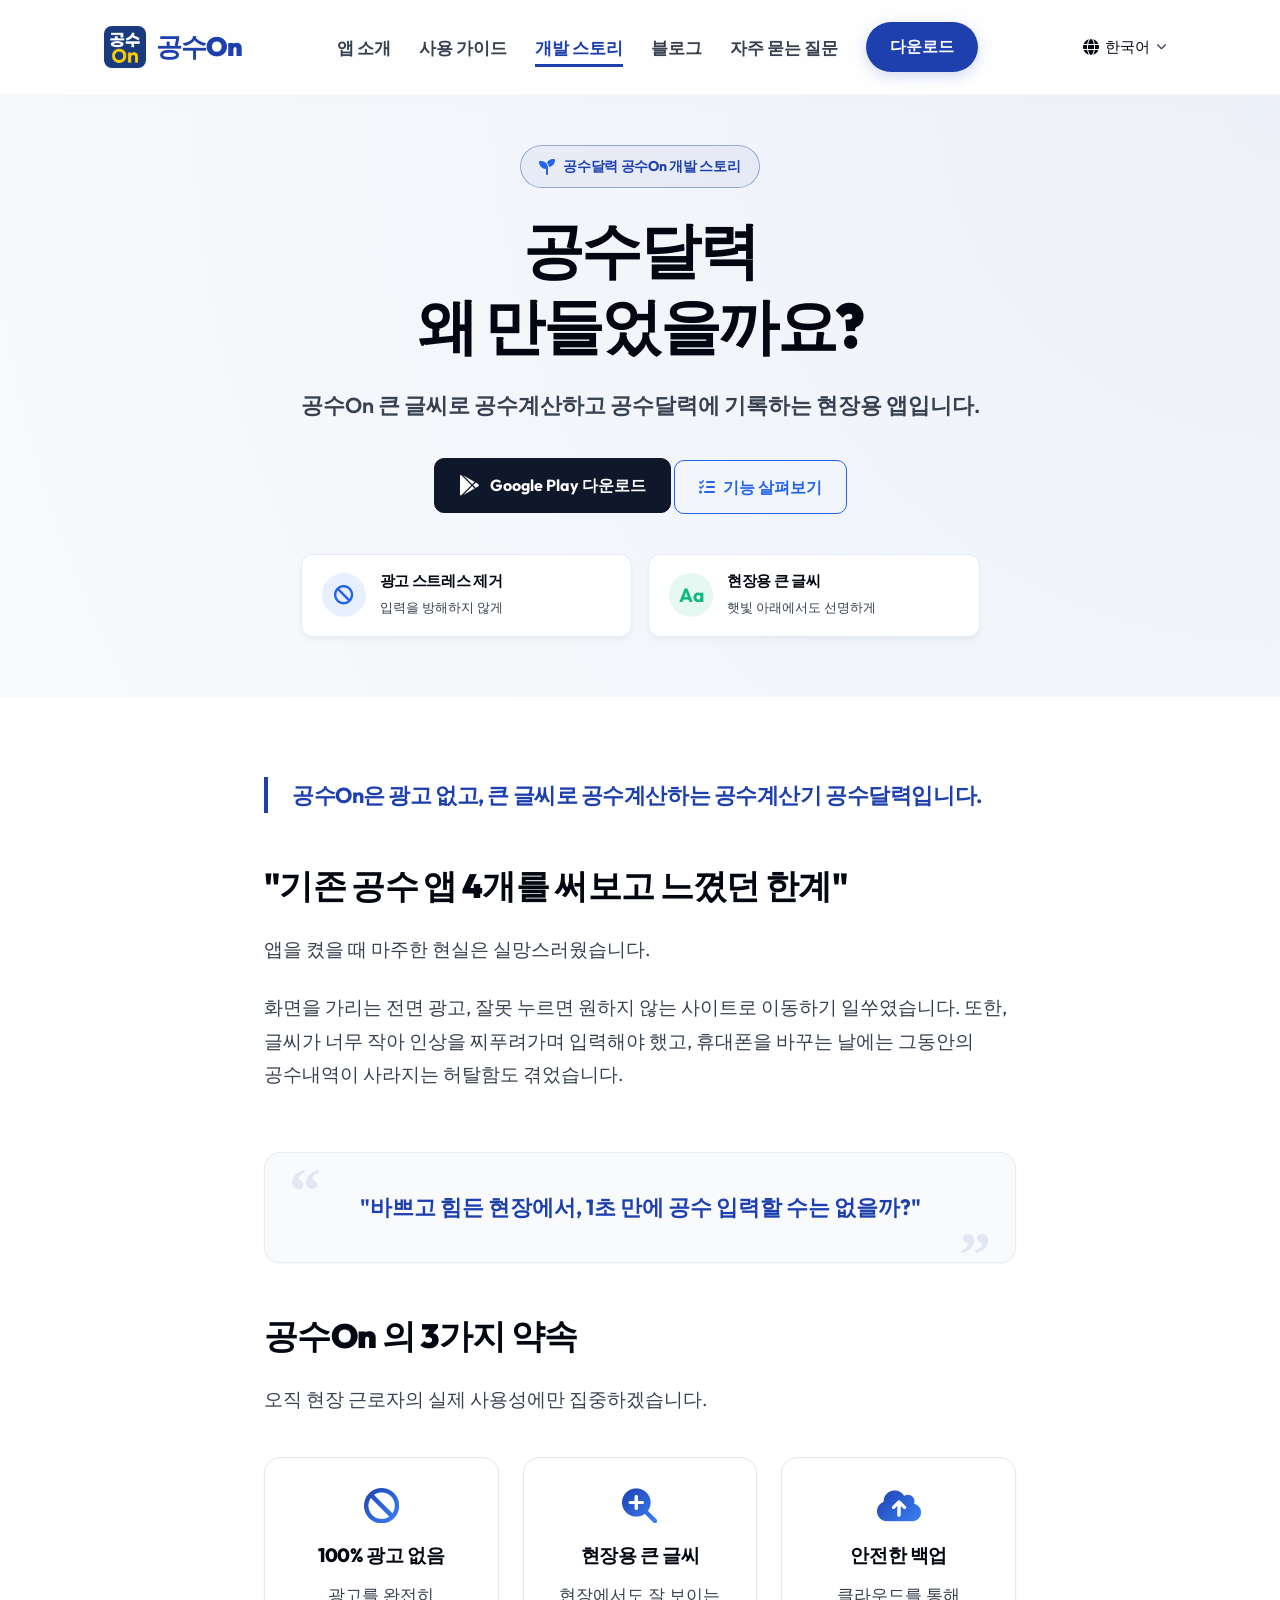
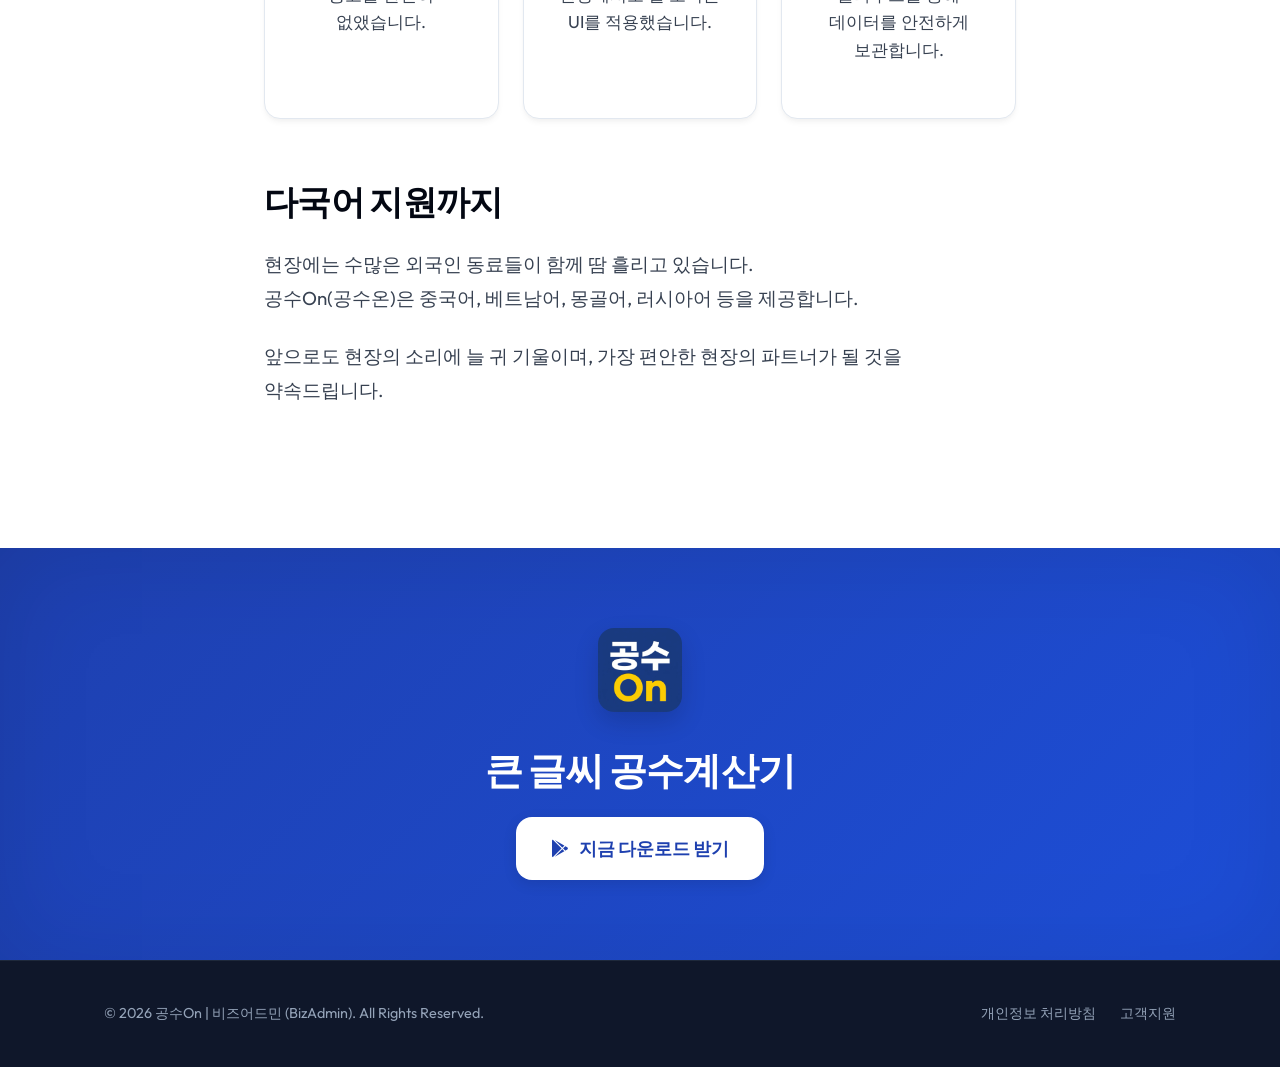
<file: story.html>
<!DOCTYPE html>
<html lang="ko">

<head>
    <meta charset="UTF-8">
    <meta name="viewport" content="width=device-width, initial-scale=1.0">

    <!-- SEO 기본 메타 태그 -->
    <title>광고 없는 공수달력 탄생 배경 및 개발 스토리 | 공수On(공수온)</title>
    <meta name="description"
        content="공수On(공수온) 개발 비하인드 스토리. 기존 공수계산기 앱의 광고 스트레스와 작은 글씨, 데이터 유실 한계를 극복하고 현장 근로자용 광고 없는 대화면 공수달력을 기획하게 된 다짐을 확인해보세요.">
    <meta name="keywords"
        content="공수온, 공수On, 공수On(공수온), 공수계산기, 공수달력, 공수계산기앱, 공수달력앱, 공수온 개발스토리, 공수달력 탄생배경, 현장용 앱 기획, 무료 공수 계산기, 일용직 장부">
    <link rel="canonical" href="https://gongsuon.bizadmin.co.kr/story.html">
    <link rel="alternate" hreflang="ko" href="https://gongsuon.bizadmin.co.kr/story.html">
    <link rel="alternate" hreflang="zh" href="https://gongsuon.bizadmin.co.kr/cn/">
    <link rel="alternate" hreflang="vi" href="https://gongsuon.bizadmin.co.kr/vn/">
    <link rel="alternate" hreflang="mn" href="https://gongsuon.bizadmin.co.kr/mn/">
    <link rel="alternate" hreflang="ru" href="https://gongsuon.bizadmin.co.kr/ru/">
    <link rel="alternate" hreflang="x-default" href="https://gongsuon.bizadmin.co.kr/story.html">
    <link rel="icon" href="assets/images/icon.png" type="image/png">
    <link rel="apple-touch-icon" href="assets/images/icon.png">

    <!-- Open Graph / Facebook -->
    <meta property="og:type" content="website">
    <meta property="og:url" content="https://gongsuon.bizadmin.co.kr/story.html">
    <meta property="og:title" content="광고 없는 공수달력 탄생 배경 및 개발 스토리 | 공수On(공수온)">
    <meta property="og:description"
        content="공수On(공수온) 개발 비하인드 스토리. 기존 공수계산기 앱의 광고 스트레스와 작은 글씨, 데이터 유실 한계를 극복하고 현장 근로자용 광고 없는 대화면 공수달력을 기획하게 된 다짐을 확인해보세요.">
    <meta property="og:image" content="https://gongsuon.bizadmin.co.kr/assets/images/og-image.png">

    <!-- Twitter -->
    <meta property="twitter:card" content="summary_large_image">
    <meta property="twitter:url" content="https://gongsuon.bizadmin.co.kr/story.html">
    <meta property="twitter:title" content="광고 없는 공수달력 탄생 배경 및 개발 스토리 | 공수On(공수온)">
    <meta property="twitter:description"
        content="공수On(공수온) 개발 비하인드 스토리. 기존 공수계산기 앱의 광고 스트레스와 작은 글씨, 데이터 유실 한계를 극복하고 현장 근로자용 광고 없는 대화면 공수달력을 기획하게 된 다짐을 확인해보세요.">
    <meta property="twitter:image" content="https://gongsuon.bizadmin.co.kr/assets/images/og-image.png">

    <!-- Structured Data (JSON-LD) -->
    <script type="application/ld+json">
    {
      "@context": "https://schema.org",
      "@type": "WebPage",
      "name": "광고 없는 공수달력 탄생 배경 및 개발 스토리 | 공수On(공수온)",
      "description": "공수On(공수온) 개발 비하인드 스토리. 기존 공수계산기 앱의 광고 스트레스와 작은 글씨, 데이터 유실 한계를 극복하고 현장 근로자용 광고 없는 대화면 공수달력을 기획하게 된 다짐을 확인해보세요.",
      "url": "https://gongsuon.bizadmin.co.kr/story.html",
      "isPartOf": {
        "@type": "WebSite",
        "name": "공수On(공수온)",
        "url": "https://gongsuon.bizadmin.co.kr/"
      }
    }
    </script>

    <link rel="stylesheet" href="https://cdnjs.cloudflare.com/ajax/libs/font-awesome/6.4.0/css/all.min.css">
    <link rel="stylesheet" href="assets/css/style.css">
    <style>
        .story-hero .hero-wrapper {
            justify-content: center;
            max-width: 900px;
        }

        .story-hero .hero-text {
            flex: none;
            text-align: center;
        }

        .story-hero .hero-badge-concept,
        .story-hero .download-btns {
            justify-content: center;
        }

        .story-hero h1.hero-title,
        .story-hero p.hero-desc {
            text-align: center;
        }

        .story-hero p.hero-desc {
            max-width: 720px;
            margin-left: auto;
            margin-right: auto;
        }

        /* Story Main Text */
        .story-body {
            padding: 80px 0;
            background-color: #fff;
        }

        .story-body .container {
            max-width: 800px;
            /* 가독성을 위해 본문 영역 축소 */
        }

        .story-intro {
            font-size: 1.35rem;
            /* 1.25rem에서 1.35rem으로 확대 */
            font-weight: 700;
            line-height: 1.7;
            color: var(--primary);
            border-left: 4px solid var(--primary);
            padding-left: 24px;
            margin-bottom: 50px;
            letter-spacing: -0.02em;
        }

        .story-section {
            margin-bottom: 60px;
        }

        .story-section h2 {
            font-size: 2.1rem;
            /* 1.8rem에서 2.1rem으로 확대 */
            font-weight: 900;
            color: var(--text-dark);
            margin-bottom: 24px;
            letter-spacing: -0.02em;
        }

        .story-section p {
            font-size: 1.18rem;
            /* 1.05rem에서 1.18rem으로 확대 */
            color: var(--text-muted);
            margin-bottom: 24px;
            line-height: 1.8;
        }

        .story-quote {
            background-color: var(--bg-light);
            padding: 35px 40px;
            border-radius: var(--radius-md);
            font-size: 1.35rem;
            /* 1.2rem에서 1.35rem으로 확대 */
            font-weight: 700;
            color: var(--primary);
            text-align: center;
            margin: 50px 0;
            position: relative;
            box-shadow: var(--shadow-sm);
            border: 1px solid rgba(226, 232, 240, 0.5);
        }

        .story-quote::before {
            content: "“";
            font-size: 4rem;
            color: rgba(30, 64, 175, 0.1);
            position: absolute;
            top: -20px;
            left: 24px;
            font-family: serif;
        }

        .story-quote::after {
            content: "”";
            font-size: 4rem;
            color: rgba(30, 64, 175, 0.1);
            position: absolute;
            bottom: -50px;
            right: 24px;
            font-family: serif;
        }

        /* Core Values Card */
        .values-grid {
            display: grid;
            grid-template-columns: repeat(3, 1fr);
            gap: 24px;
            margin-top: 40px;
        }

        .value-card {
            text-align: center;
        }

        .value-card i {
            font-size: 2.2rem;
            color: var(--primary);
            margin-bottom: 20px;
            background: linear-gradient(135deg, var(--primary) 0%, var(--primary-light) 100%);
            -webkit-background-clip: text;
            background-clip: text;
            -webkit-text-fill-color: transparent;
        }

        .value-card h3 {
            font-size: 1.2rem;
            font-weight: 800;
            margin-bottom: 12px;
            color: var(--text-dark);
        }

        .value-card p {
            font-size: 1.08rem;
            /* 0.95rem에서 1.08rem으로 확대 */
            color: var(--text-muted);
            line-height: 1.6;
        }



        @media (max-width: 850px) {
            .values-grid {
                grid-template-columns: 1fr;
                gap: 20px;
            }
        }
    </style>
</head>

<body>

    <header>
        <div class="container" style="max-width: 1120px;">
            <a href="index.html" class="logo-text" aria-label="공수On(공수온) 홈">
                <img src="assets/images/icon.png" alt="공수On(공수온) 로고" class="logo-img">
                <span class="logo-name">공수On</span>
            </a>
            <nav class="nav-menu">
                <a href="intro.html" class="nav-item">앱 소개</a>
                <a href="guide.html" class="nav-item">사용 가이드</a>
                <a href="story.html" class="nav-item active">개발 스토리</a>
                <a href="blog.html" class="nav-item">블로그</a>
                <a href="index.html#faq" class="nav-item">자주 묻는 질문</a>
                <a href="index.html#final-cta" class="nav-item nav-download">다운로드</a>
            </nav>
            <div class="header-right">
                <div class="lang-switcher">
                    <button class="lang-btn" aria-label="언어 선택 / Select Language">
                        <i class="fas fa-globe"></i> <span>한국어</span> <i class="fas fa-chevron-down"></i>
                    </button>
                    <div class="lang-dropdown">
                        <a href="#" class="active" title="한국어">🇰🇷 한국어</a>
                        <a href="cn/index.html" title="中文">🇨🇳 中文</a>
                        <a href="vn/index.html" title="Tiếng Việt">🇻🇳 Tiếng Việt</a>
                        <a href="mn/index.html" title="Монгол">🇲🇳 Монгол</a>
                        <a href="ru/index.html" title="Русский">🇷🇺 Русский</a>
                    </div>
                </div>
                <button class="menu-toggle" aria-label="메뉴 열기">
                    <i class="fas fa-bars"></i>
                </button>
            </div>
        </div>
    </header>

    <main>
        <section class="hero story-hero">
            <div class="container">
                <div class="hero-wrapper">
                    <div class="hero-text">
                        <div class="hero-badge-concept">
                            <i class="fas fa-seedling"></i> <span>공수달력 공수On 개발 스토리</span>
                        </div>
                        <h1 class="hero-title">
                            공수달력<br>
                            왜 만들었을까요?
                        </h1>
                        <p class="hero-desc">공수On 큰 글씨로 공수계산하고 공수달력에 기록하는 현장용 앱입니다.</p>
                        <div class="download-btns">
                            <a href="https://play.google.com/store/apps/details?id=kr.co.bizadmin.gongsuon"
                                class="btn-modern-download" target="_blank" rel="noopener noreferrer">
                                <i class="fab fa-google-play"></i> <span>Google Play 다운로드</span>
                            </a>
                            <a href="intro.html" class="btn-guide-outline">
                                <i class="fas fa-list-check"></i> 기능 살펴보기
                            </a>
                        </div>
                        <div class="hero-features-grid">
                            <div class="hero-feature-card">
                                <div class="card-icon bg-blue">
                                    <i class="fas fa-ban"></i>
                                </div>
                                <div class="card-text">
                                    <h4>광고 스트레스 제거</h4>
                                    <p>입력을 방해하지 않게</p>
                                </div>
                            </div>
                            <div class="hero-feature-card">
                                <div class="card-icon bg-green">
                                    <span>Aa</span>
                                </div>
                                <div class="card-text">
                                    <h4>현장용 큰 글씨</h4>
                                    <p>햇빛 아래에서도 선명하게</p>
                                </div>
                            </div>
                        </div>
                    </div>
                </div>
            </div>
        </section>

        <section class="story-body">
            <div class="container">
                <div class="story-intro">
                    공수On은 광고 없고, 큰 글씨로 공수계산하는 공수계산기 공수달력입니다.
                </div>

                <div class="story-section">
                    <h2>"기존 공수 앱 4개를 써보고 느꼈던 한계"</h2>
                    <p>앱을 켰을 때 마주한 현실은 실망스러웠습니다.</p>
                    <p>화면을 가리는 전면 광고, 잘못 누르면 원하지 않는 사이트로 이동하기 일쑤였습니다. 또한, 글씨가 너무
                        작아 인상을 찌푸려가며 입력해야 했고, 휴대폰을 바꾸는 날에는 그동안의 공수내역이 사라지는 허탈함도 겪었습니다.</p>
                </div>

                <div class="story-quote">
                    "바쁘고 힘든 현장에서, 1초 만에 공수 입력할 수는 없을까?"
                </div>

                <div class="story-section">
                    <h2>공수On 의 3가지 약속</h2>
                    <p>오직 현장 근로자의 실제 사용성에만 집중하겠습니다.</p>

                    <div class="values-grid">
                        <div class="value-card card card--interactive">
                            <i class="fas fa-ban"></i>
                            <h3>100% 광고 없음</h3>
                            <p>광고를 완전히 없앴습니다.</p>
                        </div>
                        <div class="value-card card card--interactive">
                            <i class="fas fa-search-plus"></i>
                            <h3>현장용 큰 글씨</h3>
                            <p>현장에서도 잘 보이는 UI를 적용했습니다.</p>
                        </div>
                        <div class="value-card card card--interactive">
                            <i class="fas fa-cloud-upload-alt"></i>
                            <h3>안전한 백업</h3>
                            <p>클라우드를 통해 데이터를 안전하게 보관합니다.</p>
                        </div>
                    </div>
                </div>

                <div class="story-section">
                    <h2>다국어 지원까지</h2>
                    <p>현장에는 수많은 외국인 동료들이 함께 땀 흘리고 있습니다. <br>공수On(공수온)은
                        중국어, 베트남어, 몽골어, 러시아어 등을 제공합니다.</p>
                    <p>앞으로도 현장의 소리에 늘 귀 기울이며, 가장 편안한 현장의 파트너가 될 것을 약속드립니다.</p>
                </div>
            </div>
        </section>

        <section class="cta-section">
            <div class="container">
                <img src="assets/images/icon.png" alt="공수On(공수온) 앱 아이콘" class="cta-logo" loading="lazy">
                <h2>큰 글씨 공수계산기</h2>
                <a href="https://play.google.com/store/apps/details?id=kr.co.bizadmin.gongsuon" class="btn btn-white">
                    <i class="fab fa-google-play"></i> 지금 다운로드 받기
                </a>
            </div>
        </section>
    </main>

    <footer class="footer">
        <div class="container">
            <p>&copy; 2026 공수On | 비즈어드민 (BizAdmin). All Rights Reserved.</p>
            <nav class="footer-links">
                <a href="privacy.html">개인정보 처리방침</a>
                <a href="mailto:admin.bizadmin@google.com">고객지원</a>
            </nav>
        </div>
    </footer>

    <script>
        const menuToggle = document.querySelector('.menu-toggle');
        const navMenu = document.querySelector('.nav-menu');

        menuToggle.addEventListener('click', () => {
            navMenu.classList.toggle('active');
            const icon = menuToggle.querySelector('i');
            if (navMenu.classList.contains('active')) {
                icon.classList.remove('fa-bars');
                icon.classList.add('fa-times');
            } else {
                icon.classList.remove('fa-times');
                icon.classList.add('fa-bars');
            }
        });
    </script>
</body>

</html>
</file>
<file: assets/css/style.css>
@import url('https://fonts.googleapis.com/css2?family=Outfit:wght@300;400;600;800;900&family=Pretendard:wght@300;400;500;700;900&display=swap');

:root {
    --primary: #1E40AF; /* 세련되고 깊이 있는 사파이어 블루 */
    --primary-light: #3B82F6;
    --primary-dark: #1D4ED8;
    --primary-rgb: 30, 64, 175;
    --secondary: #F59E0B; /* 골드 앰버 옐로우 */
    --danger: #EF4444;
    --text-dark: #030712; /* 가독성을 대폭 극대화한 완전 어두운 딥 차콜 */
    --text-muted: #374151; /* 눈의 피로를 없애기 위해 기존 대비 훨씬 더 짙어진 다크 슬레이트 회색 */
    --text-gray: #374151; /* 짙은 톤 통일 */
    --bg-light: #F8FAFC; /* 매우 부드러운 오프화이트 슬레이트 */
    --bg-card: #FFFFFF;
    --border-color: #E2E8F0;
    
    /* 세련된 다중 그림자 시스템 */
    --shadow-sm: 0 1px 2px 0 rgba(0, 0, 0, 0.05);
    --shadow-md: 0 4px 6px -1px rgba(0, 0, 0, 0.05), 0 2px 4px -1px rgba(0, 0, 0, 0.02);
    --shadow-lg: 0 10px 25px -5px rgba(15, 23, 42, 0.05), 0 8px 10px -6px rgba(15, 23, 42, 0.03);
    --shadow-hover: 0 20px 35px -5px rgba(30, 64, 175, 0.1), 0 10px 15px -10px rgba(30, 64, 175, 0.05);
    
    --radius-sm: 8px;
    --radius-md: 16px;
    --radius-lg: 24px;
    --transition-smooth: all 0.4s cubic-bezier(0.16, 1, 0.3, 1);

    /* Typographic tokens */
    --font-hero-home: 4.2rem;
    --font-hero-page: 3.4rem;
    --font-section-title: 2.4rem;
    --font-card-title: 1.35rem;
    --font-body-lg: 1.18rem;
    --font-body: 1rem;
}

/* Base Reset */
* {
    margin: 0;
    padding: 0;
    box-sizing: border-box;
}

body {
    font-family: 'Pretendard', 'Outfit', -apple-system, BlinkMacSystemFont, system-ui, sans-serif;
    line-height: 1.8; /* 넉넉하고 시원한 본문 자간 */
    color: var(--text-dark);
    background-color: var(--bg-light);
    overflow-x: hidden;
    word-break: keep-all;
    -webkit-font-smoothing: antialiased;
}

/* Typography Utility */
h1, h2, h3, h4, h5, h6 {
    font-weight: 800;
    line-height: 1.35;
    letter-spacing: -0.02em;
}

/* Glassmorphic Sticky Header */
header {
    background-color: rgba(255, 255, 255, 0.8);
    backdrop-filter: blur(20px);
    -webkit-backdrop-filter: blur(20px);
    padding: 1.4rem 0; /* 헤더 여백 확장 */
    position: sticky;
    top: 0;
    z-index: 1000;
    border-bottom: 1px solid rgba(241, 245, 249, 0.8);
    box-shadow: 0 4px 30px rgba(0, 0, 0, 0.01);
}

header .container {
    display: flex;
    justify-content: space-between;
    align-items: center;
}

.logo-text {
    color: var(--primary);
    font-size: 1.65rem; /* 로고 텍스트 확대 */
    font-weight: 900;
    display: flex;
    align-items: center;
    gap: 0.6rem;
    text-decoration: none;
    letter-spacing: -0.03em;
}

.logo-img {
    width: 42px; /* 로고 아이콘 확대 */
    height: 42px;
    border-radius: var(--radius-sm);
    box-shadow: var(--shadow-sm);
}

.header-right {
    display: flex;
    align-items: center;
    gap: 24px;
}

.nav-menu {
    display: flex;
    gap: 28px;
    align-items: center;
}

.nav-item {
    text-decoration: none;
    color: var(--text-muted);
    font-weight: 700;
    font-size: 1.08rem; /* 네비게이션 메뉴 글자 대폭 확대 */
    position: relative;
    padding: 4px 0;
    transition: var(--transition-smooth);
}

.nav-item::after {
    content: '';
    position: absolute;
    bottom: 0;
    left: 0;
    width: 0;
    height: 2.5px;
    background-color: var(--primary);
    transition: var(--transition-smooth);
}

.nav-item:hover,
.nav-item.active {
    color: var(--primary);
}

.nav-item:hover::after,
.nav-item.active::after {
    width: 100%;
}

.nav-download {
    background-color: var(--primary);
    color: #fff !important;
    padding: 10px 24px;
    border-radius: 100px;
    font-size: 1.02rem; /* 다운로드 탭 글자 확대 */
    font-weight: 700;
    text-decoration: none;
    box-shadow: 0 4px 14px rgba(30, 64, 175, 0.2);
    transition: var(--transition-smooth);
}

.nav-download:hover {
    background-color: var(--primary-dark);
    transform: translateY(-2px);
    box-shadow: 0 6px 20px rgba(30, 64, 175, 0.35);
}

.menu-toggle {
    display: none;
    background: none;
    border: none;
    font-size: 1.4rem;
    color: var(--text-dark);
    cursor: pointer;
    padding: 6px;
    transition: var(--transition-smooth);
}

/* Language Switcher Dropdown */
.lang-switcher {
    position: relative;
    display: inline-block;
}

.lang-btn {
    background: none;
    border: none;
    padding: 6px 10px;
    font-size: 0.95rem;
    font-weight: 500;
    cursor: pointer;
    display: flex;
    align-items: center;
    gap: 6px;
    border-radius: 6px;
    color: var(--text-dark);
    transition: var(--transition-smooth);
}

.lang-btn:hover {
    background-color: rgba(226, 232, 240, 0.3);
}

.lang-btn .fa-globe {
    font-size: 1rem;
    color: var(--text-dark);
}

.lang-btn .fa-chevron-down {
    font-size: 0.65rem;
    color: var(--text-muted);
    transition: var(--transition-smooth);
}

.lang-dropdown {
    position: absolute;
    top: 100%;
    right: 0;
    background-color: #fff;
    border: 1px solid rgba(226, 232, 240, 0.8);
    border-radius: 8px;
    box-shadow: 0 4px 12px rgba(15, 23, 42, 0.08);
    padding: 6px 0;
    min-width: 130px;
    display: none;
    flex-direction: column;
    z-index: 1000;
    margin-top: 4px;
}

.lang-dropdown a {
    display: flex;
    align-items: center;
    gap: 8px;
    padding: 8px 16px;
    text-decoration: none;
    color: var(--text-dark);
    font-size: 0.85rem;
    font-weight: 500;
    transition: var(--transition-smooth);
}

.lang-dropdown a:hover,
.lang-dropdown a.active {
    background-color: rgba(226, 232, 240, 0.4);
    color: var(--primary);
}

/* Hover Action */
.lang-switcher:hover .lang-dropdown {
    display: flex;
}

.lang-switcher:hover .lang-btn i {
    transform: rotate(180deg);
}

/* Layout Container */
.container {
    max-width: 1120px;
    margin: 0 auto;
    padding: 0 24px;
}

/* Footer Section */
.footer {
    background-color: #0F172A;
    color: #94A3B8;
    padding: 40px 0;
    border-top: 1px solid #1E293B;
    font-size: 0.9rem;
}

.footer .container {
    display: flex;
    justify-content: space-between;
    align-items: center;
    flex-wrap: wrap;
    gap: 20px;
}

.footer-links {
    display: flex;
    gap: 24px;
}

.footer-links a {
    color: #94A3B8;
    text-decoration: none;
    transition: var(--transition-smooth);
}

.footer-links a:hover {
    color: #FFF;
}

/* Mobile Responsive Navigation */
@media (max-width: 850px) {
    .menu-toggle {
        display: block;
    }

    .nav-menu {
        display: none;
        flex-direction: column;
        position: absolute;
        top: 100%;
        left: 0;
        width: 100%;
        background-color: rgba(255, 255, 255, 0.98);
        backdrop-filter: blur(20px);
        -webkit-backdrop-filter: blur(20px);
        padding: 24px;
        box-shadow: var(--shadow-lg);
        border-top: 1px solid rgba(226, 232, 240, 0.5);
        gap: 20px;
        align-items: stretch;
        text-align: center;
    }

    .nav-menu.active {
        display: flex;
        animation: slideDown 0.4s cubic-bezier(0.16, 1, 0.3, 1) forwards;
    }

    .nav-item {
        font-size: 1.05rem;
        padding: 6px 0;
    }

    .nav-item::after {
        display: none;
    }

    .nav-download {
        border-radius: 12px;
        padding: 12px;
    }
}

@keyframes slideDown {
    from {
        opacity: 0;
        transform: translateY(-10px);
    }
    to {
        opacity: 1;
        transform: translateY(0);
    }
}

/* Hero Section 공통 */
.hero {
    background: radial-gradient(circle at top right, rgba(30, 64, 175, 0.05) 0%, rgba(248, 250, 252, 0.8) 100%);
    padding: 50px 0 60px 0;
    text-align: center;
}

/* Hero 2단 Layout */
.hero-wrapper {
    display: flex;
    align-items: center;
    justify-content: space-between;
    gap: 48px;
    text-align: left;
    max-width: 1120px;
    margin: 0 auto;
}

.hero-text {
    flex: 1.2;
    text-align: left;
}

/* 시안용 새로운 배지 스타일 */
.hero-badge-concept {
    display: inline-flex;
    align-items: center;
    gap: 8px;
    border: 1.5px solid rgba(30, 64, 175, 0.4);
    background-color: rgba(30, 64, 175, 0.05);
    color: #1e40af;
    padding: 8px 18px;
    border-radius: 100px;
    font-weight: 700;
    font-size: 0.88rem;
    margin-bottom: 24px;
    letter-spacing: -0.02em;
}

.hero-badge-concept i {
    font-size: 1rem;
    color: #2563eb;
}

/* 시안용 타이틀과 서브타이틀 */
.hero h1.hero-title {
    font-size: 3.8rem;
    font-weight: 900;
    color: var(--text-dark);
    line-height: 1.25;
    letter-spacing: -0.04em;
    margin-bottom: 1.5rem;
    text-align: left;
}

.hero-title .brand-on {
    color: #2563eb;
    font-weight: 900;
}

.hero p.hero-desc {
    font-size: 1.35rem;
    color: var(--text-muted);
    margin-bottom: 35px;
    font-weight: 600;
    line-height: 1.6;
    max-width: 100%;
    text-align: left;
}

/* 시안용 플레이스토어 및 가이드 버튼 */
.btn-playstore {
    display: inline-flex;
    align-items: center;
    background-color: #000;
    color: #fff;
    padding: 10px 24px;
    border-radius: 10px;
    text-decoration: none;
    font-weight: 700;
    transition: var(--transition-smooth);
    gap: 12px;
    border: 1px solid #000;
}

.btn-modern-download {
    display: inline-flex;
    align-items: center;
    justify-content: center;
    background-color: #0f172a;
    color: #fff;
    padding: 12px 24px;
    border-radius: 10px;
    text-decoration: none;
    font-weight: 700;
    transition: var(--transition-smooth);
    gap: 10px;
    border: 1.5px solid #0f172a;
}

.btn-modern-download:hover {
    background-color: #2563eb;
    border-color: #2563eb;
    transform: translateY(-2px);
    box-shadow: 0 10px 15px -3px rgba(37, 99, 235, 0.3);
}

.btn-modern-download i {
    font-size: 1.3rem;
}

.btn-playstore:hover {
    background-color: #222;
    transform: translateY(-2px);
}

.btn-playstore i {
    font-size: 1.6rem;
}

.btn-playstore .btn-text-wrapper {
    display: flex;
    flex-direction: column;
    align-items: flex-start;
    line-height: 1.2;
}

.btn-playstore .btn-subtext {
    font-size: 0.75rem;
    font-weight: 500;
    color: #ccc;
}

.btn-playstore .btn-maintext {
    font-size: 1rem;
    font-weight: 700;
}

.btn-guide-outline {
    display: inline-flex;
    align-items: center;
    justify-content: center;
    background: none;
    border: 1.5px solid #2563eb;
    color: #2563eb;
    padding: 12px 24px;
    border-radius: 10px;
    text-decoration: none;
    font-size: 1rem;
    font-weight: 700;
    transition: var(--transition-smooth);
    gap: 8px;
}

.btn-guide-outline:hover {
    background-color: rgba(37, 99, 235, 0.05);
    transform: translateY(-2px);
}

/* 시안용 하단 3개 특징 그리드 카드 */
.hero-features-grid {
    display: flex;
    gap: 16px;
    margin-top: 40px;
}

.hero-feature-card {
    background-color: #fff;
    border: 1px solid rgba(226, 232, 240, 0.8);
    border-radius: 12px;
    padding: 16px 20px;
    display: flex;
    align-items: center;
    gap: 14px;
    flex: 1;
    box-shadow: 0 4px 6px -1px rgba(0, 0, 0, 0.05);
}

.hero-feature-card .card-icon {
    width: 44px;
    height: 44px;
    border-radius: 50%;
    display: flex;
    align-items: center;
    justify-content: center;
    font-size: 1.2rem;
    font-weight: 700;
    flex-shrink: 0;
}

.hero-feature-card .card-icon.bg-blue {
    background-color: rgba(37, 99, 235, 0.1);
    color: #2563eb;
}

.hero-feature-card .card-icon.bg-green {
    background-color: rgba(16, 185, 129, 0.1);
    color: #10b981;
}

.hero-feature-card .card-icon.bg-orange {
    background-color: rgba(249, 115, 22, 0.1);
    color: #f97316;
}

.hero-feature-card .card-text {
    text-align: left;
}

.hero-feature-card .card-text h4 {
    font-size: 0.95rem;
    font-weight: 800;
    color: var(--text-dark);
    margin: 0 0 4px 0;
}

.hero-feature-card .card-text p {
    font-size: 0.82rem;
    font-weight: 500;
    color: var(--text-muted);
    margin: 0;
}

/* 2대 스마트폰 겹침 비주얼 */
.hero-visual {
    position: relative;
    flex: 0.8;
    display: flex;
    justify-content: center;
    align-items: center;
}

.visual-bg-glow {
    position: absolute;
    width: 400px;
    height: 400px;
    background: radial-gradient(circle, rgba(37, 99, 235, 0.12) 0%, rgba(37, 99, 235, 0) 70%);
    z-index: 1;
    pointer-events: none;
}

.phone-mockup-wrapper {
    position: relative;
    width: 100%;
    max-width: 360px;
    height: 400px;
    display: flex;
    justify-content: center;
    align-items: center;
    z-index: 2;
}

.phone-mockup-item {
    position: absolute;
    border: 8px solid #0F172A;
    border-radius: 36px;
    box-shadow: 0 25px 50px -12px rgba(15, 23, 42, 0.25);
    background-color: #0F172A;
    overflow: hidden;
    transition: var(--transition-smooth);
}

.phone-mockup-item.mockup-back {
    width: 190px;
    left: 10px;
    top: 10px;
    z-index: 10;
    transform: rotate(5deg) scale(0.95);
    opacity: 0.85;
}

.phone-mockup-item.mockup-front {
    width: 210px;
    right: 10px;
    bottom: 10px;
    z-index: 20;
    transform: rotate(-3deg);
}

.phone-mockup-wrapper:hover .mockup-front {
    transform: translateY(-8px) rotate(-1deg) scale(1.02);
    box-shadow: 0 30px 60px -15px rgba(15, 23, 42, 0.35);
}

.phone-mockup-wrapper:hover .mockup-back {
    transform: translateY(-4px) rotate(3deg) scale(0.97);
    opacity: 0.95;
}

.phone-mockup-item img {
    width: 100%;
    display: block;
}

/* 모바일/태블릿 반응형 미디어 쿼리 */
@media (max-width: 850px) {
    .hero {
        padding: 50px 0 40px 0;
    }

    .hero-wrapper {
        flex-direction: column;
        text-align: center;
        gap: 32px;
    }
    
    .hero-text {
        width: 100%;
        text-align: center;
    }
    
    .hero h1.hero-title {
        text-align: center;
        font-size: 2.8rem;
    }
    
    .hero p.hero-desc {
        text-align: center;
        font-size: 1.15rem;
    }
    
    .download-btns, .blog-hero .download-btns {
        display: flex !important;
        flex-direction: column !important;
        align-items: center !important;
        gap: 12px !important;
        width: 100% !important;
        max-width: 320px !important;
        margin: 0 auto !important;
    }

    .download-btns a, .blog-hero .download-btns a {
        display: inline-flex !important;
        width: 100% !important;
        max-width: 320px !important;
        box-sizing: border-box !important;
        justify-content: center !important;
    }
    
    .hero-features-grid {
        flex-direction: column;
        gap: 12px;
        margin-top: 45px;
    }
    
    .hero-visual {
        width: 100%;
    }
    
    .phone-mockup-wrapper {
        max-width: 300px;
        height: 320px;
        margin: 0 auto;
    }
    
    .phone-mockup-item.mockup-back {
        width: 145px;
        left: 15px;
        top: 15px;
    }
    
    .phone-mockup-item.mockup-front {
        width: 160px;
        right: 15px;
        bottom: 15px;
    }
}

    .page-hero {
        padding: 60px 0 40px 0;
    }

    .page-hero h1 {
        font-size: 2.2rem;
    }

    .page-hero p {
        font-size: 1.1rem;
    }
}

/* 공통 히어로 섹션 */
.page-hero {
    background: radial-gradient(circle at top right, rgba(30, 64, 175, 0.05) 0%, rgba(248, 250, 252, 0.8) 100%);
    padding: 80px 0 60px 0;
    text-align: center;
}

.page-hero h1 {
    font-size: var(--font-hero-page);
    font-weight: 900;
    color: var(--text-dark);
    margin-bottom: 20px;
    letter-spacing: -0.04em;
}

.page-hero p {
    font-size: var(--font-body-lg);
    color: var(--text-muted);
    max-width: 700px;
    margin: 0 auto 30px auto;
    line-height: 1.6;
    font-weight: 500;
}

.text-gradient {
    color: var(--primary);
    background: linear-gradient(135deg, var(--primary) 30%, var(--primary-light) 100%);
    -webkit-background-clip: text;
    background-clip: text;
    -webkit-text-fill-color: transparent;
}

/* 공통 버튼 */
.btn {
    display: inline-flex;
    align-items: center;
    justify-content: center;
    gap: 10px;
    padding: 1rem 2.2rem;
    border-radius: var(--radius-md);
    font-weight: 800;
    font-size: 1.1rem;
    text-decoration: none;
    transition: var(--transition-smooth);
    cursor: pointer;
    border: none;
}

.btn-primary {
    background-color: var(--primary);
    color: #fff !important;
    box-shadow: 0 4px 14px rgba(30, 64, 175, 0.2);
}

.btn-primary:hover {
    background-color: var(--primary-dark);
    transform: translateY(-3px);
    box-shadow: 0 8px 24px rgba(30, 64, 175, 0.35);
}

.btn-secondary {
    background-color: #fff;
    color: var(--text-dark) !important;
    border: 1px solid var(--border-color);
    box-shadow: var(--shadow-sm);
}

.btn-secondary:hover {
    background-color: var(--bg-light);
    transform: translateY(-3px);
    box-shadow: var(--shadow-md);
    border-color: rgba(30, 64, 175, 0.15);
}

.btn-white {
    background-color: #fff;
    color: var(--primary) !important;
    box-shadow: 0 4px 14px rgba(0, 0, 0, 0.1);
}

.btn-white:hover {
    background-color: var(--bg-light);
    transform: translateY(-3px);
    box-shadow: 0 8px 24px rgba(0, 0, 0, 0.15);
}

.btn-light {
    background-color: rgba(30, 64, 175, 0.08);
    color: var(--primary) !important;
}

.btn-light:hover {
    background-color: rgba(30, 64, 175, 0.15);
    transform: translateY(-2px);
}

/* 공통 휴대폰 목업 */
.phone-frame {
    width: 100%;
    max-width: 290px;
    border: 8px solid #0F172A;
    border-radius: 40px;
    box-shadow: var(--shadow-lg);
    background-color: #0F172A;
    overflow: hidden;
    transition: var(--transition-smooth);
    display: block;
    margin: 0 auto;
}

.phone-frame:hover {
    transform: translateY(-4px);
    box-shadow: var(--shadow-hover);
}

.phone-frame img {
    width: 100%;
    display: block;
}

.phone-frame--video {
    max-width: 320px;
    border-radius: 20px;
    border: 6px solid #0F172A;
}

.phone-frame--video iframe {
    width: 100%;
    aspect-ratio: 9/16;
    display: block;
    border: none;
}

/* 공통 카드 컴포넌트 */
.card {
    background-color: #fff;
    border-radius: var(--radius-md);
    padding: 30px;
    border: 1px solid var(--border-color);
    box-shadow: var(--shadow-sm);
    transition: var(--transition-smooth);
}

.card--soft {
    border-color: rgba(226, 232, 240, 0.6);
    box-shadow: none;
}

.card--interactive {
    box-shadow: var(--shadow-md);
    cursor: pointer;
}

.card--interactive:hover {
    transform: translateY(-6px);
    box-shadow: var(--shadow-hover);
    border-color: rgba(30, 64, 175, 0.15);
}

/* 공통 CTA 섹션 */
.cta-section {
    background: linear-gradient(135deg, var(--primary) 0%, var(--primary-dark) 100%);
    color: #fff;
    padding: 80px 0;
    text-align: center;
    box-shadow: inset 0 0 100px rgba(0, 0, 0, 0.1);
}

.cta-section .cta-logo {
    width: 84px;
    height: 84px;
    border-radius: var(--radius-md);
    margin-bottom: 24px;
    box-shadow: 0 10px 25px rgba(0, 0, 0, 0.15);
}

.cta-section h2 {
    font-size: var(--font-section-title);
    font-weight: 900;
    margin-bottom: 20px;
    letter-spacing: -0.02em;
}

.cta-section p {
    font-size: var(--font-body-lg);
    margin-bottom: 30px;
    opacity: 0.9;
}
</file>
